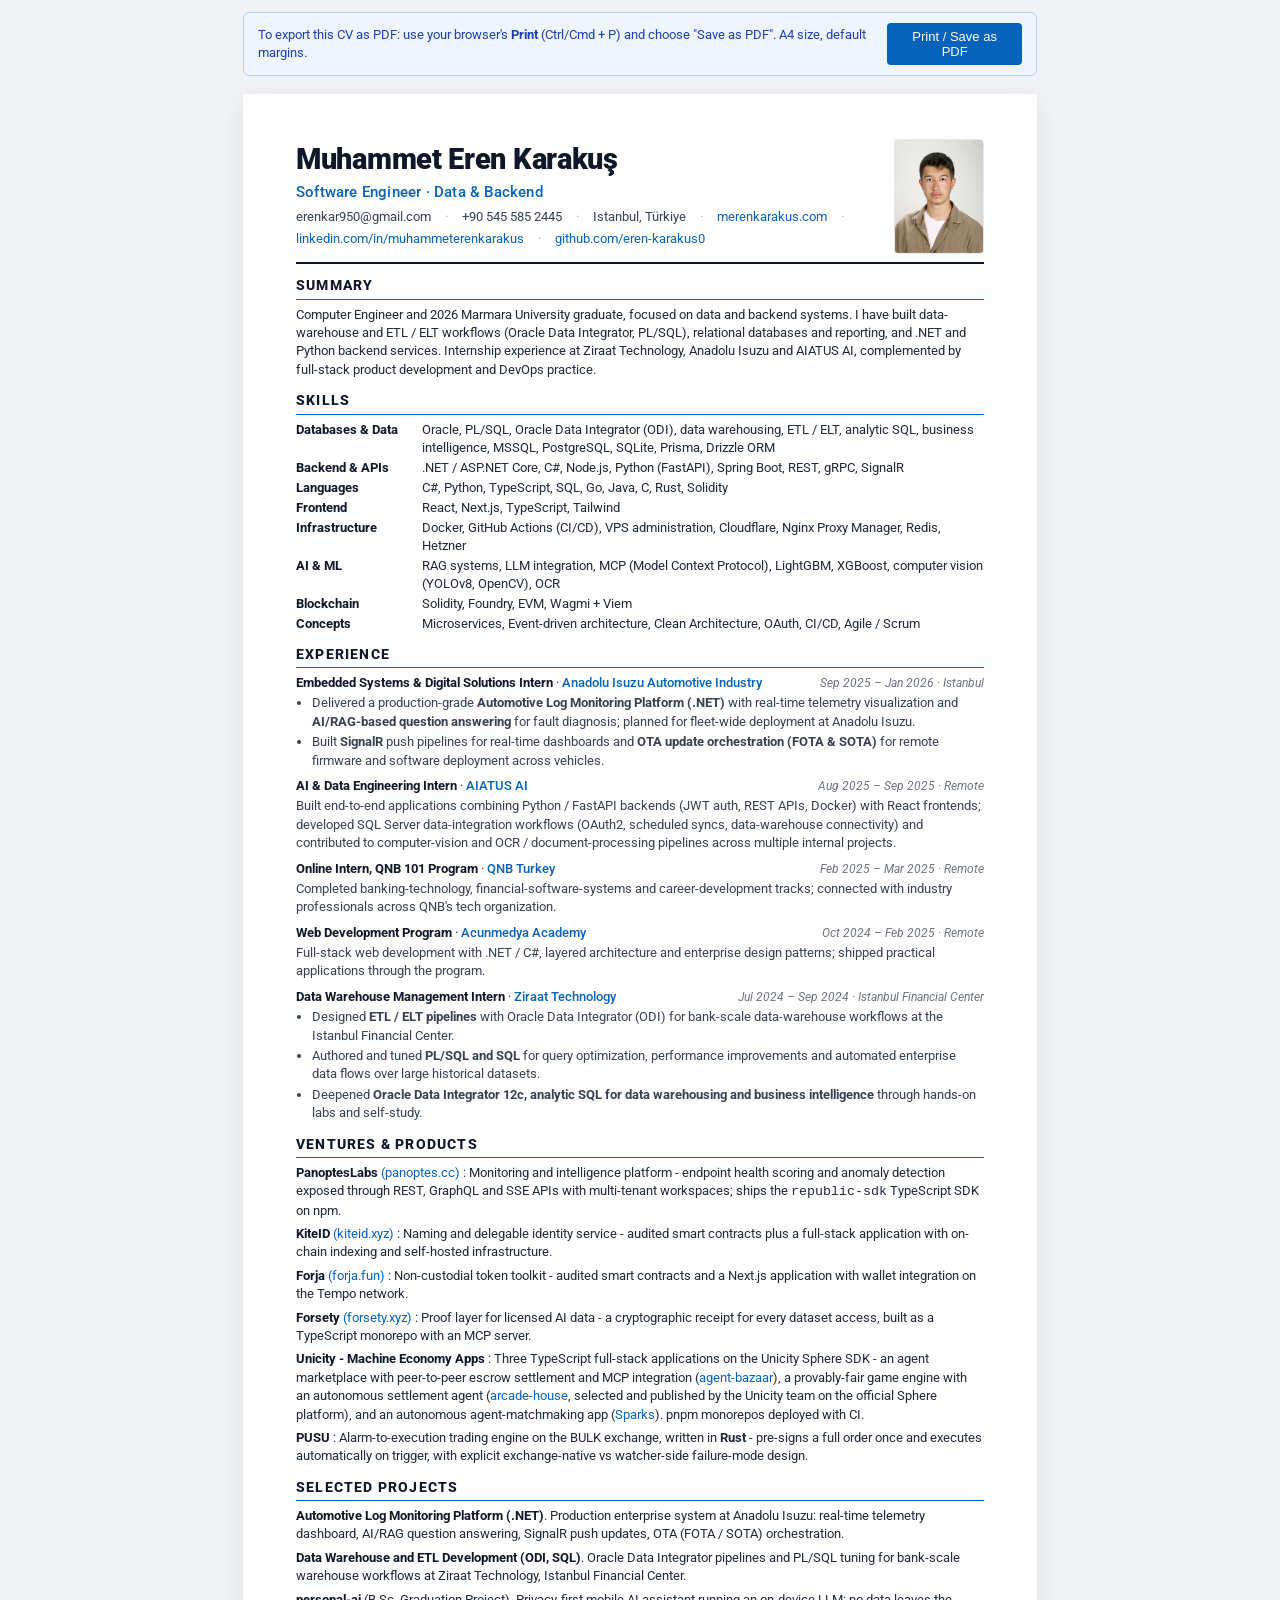
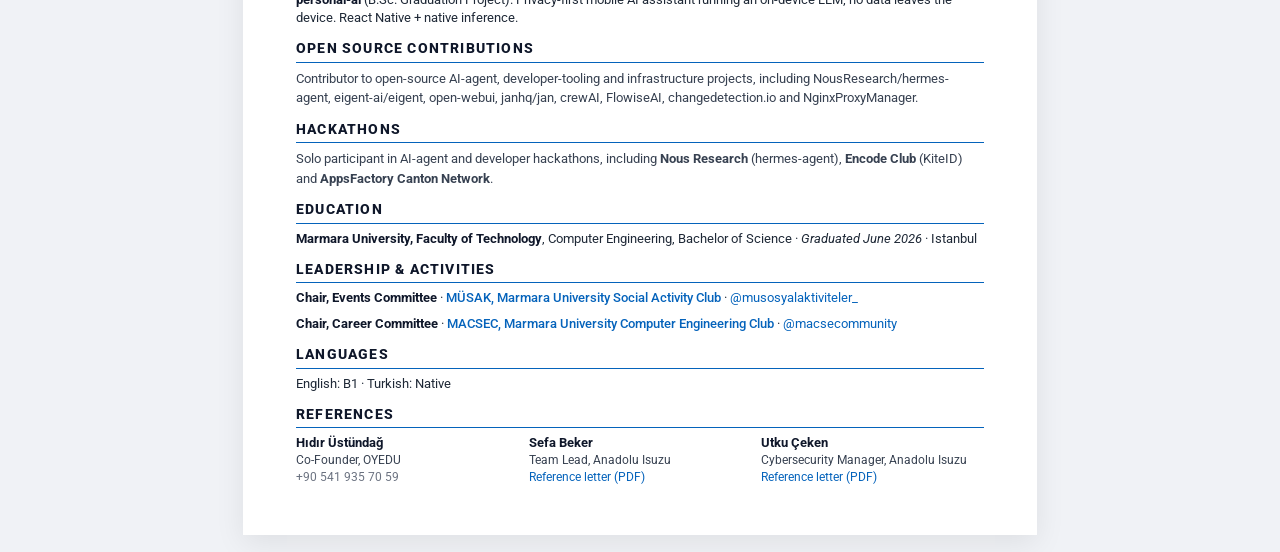
<file: cv/index.html>
<!DOCTYPE html>
<html lang="en">

<head>
    <meta charset="UTF-8">
    <meta content="width=device-width, initial-scale=1.0" name="viewport">
    <title>Muhammet Eren Karakuş · Software Engineer · CV</title>
    <meta name="description"
        content="CV of Muhammet Eren Karakuş. Software Engineer focused on data and backend systems: data warehousing, ETL, databases and .NET / Python services. 2026 Marmara University graduate.">
    <meta name="robots" content="noindex">

    <link href="../MyResume-1.0.0/assets/img/logoFoto.png" rel="icon">

    <link href="https://fonts.googleapis.com" rel="preconnect">
    <link href="https://fonts.gstatic.com" rel="preconnect" crossorigin>
    <link
        href="https://fonts.googleapis.com/css2?family=Roboto:wght@300;400;500;700;900&display=swap"
        rel="stylesheet">

    <style>
        /* ===== Print & page setup ===== */
        @page {
            size: A4;
            margin: 12mm 14mm;
        }

        * {
            box-sizing: border-box;
        }

        html,
        body {
            margin: 0;
            padding: 0;
        }

        body {
            font-family: 'Roboto', 'Helvetica Neue', Arial, sans-serif;
            font-size: 10pt;
            line-height: 1.38;
            color: #1f2937;
            background: #f0f2f6;
        }

        a {
            color: #0563bb;
            text-decoration: none;
        }

        a:hover {
            text-decoration: underline;
        }

        /* ===== Screen container ===== */
        .cv-sheet {
            max-width: 210mm;
            min-height: 297mm;
            margin: 18px auto;
            padding: 12mm 14mm;
            background: #fff;
            box-shadow: 0 8px 28px rgba(0, 0, 0, 0.08);
        }

        /* ===== Print-only adjustments ===== */
        @media print {
            body {
                background: #fff;
            }

            .cv-sheet {
                box-shadow: none;
                margin: 0;
                padding: 0;
                min-height: auto;
                max-width: none;
            }

            .no-print {
                display: none !important;
            }

            a {
                color: #0563bb;
            }

            section {
                page-break-inside: avoid;
            }

            h2 {
                page-break-after: avoid;
            }

            .exp-item,
            .venture-item,
            .project-item {
                page-break-inside: avoid;
            }
        }

        /* ===== Typography ===== */
        h1 {
            font-size: 22pt;
            font-weight: 900;
            letter-spacing: -0.3px;
            margin: 0 0 2px;
            color: #0f172a;
        }

        .title-line {
            font-size: 11pt;
            font-weight: 500;
            color: #0563bb;
            margin-bottom: 6px;
            letter-spacing: 0.2px;
        }

        h2 {
            font-size: 10.5pt;
            font-weight: 800;
            text-transform: uppercase;
            letter-spacing: 1.2px;
            color: #0f172a;
            margin: 12px 0 6px;
            padding-bottom: 3px;
            border-bottom: 1.5px solid #0563bb;
        }

        h3 {
            font-size: 10.5pt;
            font-weight: 700;
            margin: 0;
            color: #1f2937;
        }

        p {
            margin: 0 0 6px;
        }

        ul {
            margin: 2px 0 4px 0;
            padding-left: 16px;
        }

        ul li {
            margin-bottom: 2px;
        }

        section {
            margin-bottom: 4px;
        }

        /* ===== Header / contact row ===== */
        .cv-header {
            display: flex;
            align-items: flex-start;
            justify-content: space-between;
            gap: 18px;
            border-bottom: 2px solid #0f172a;
            padding-bottom: 8px;
            margin-bottom: 4px;
        }

        .cv-header-left {
            flex: 1;
            min-width: 0;
        }

        .cv-photo {
            width: 90px;
            height: 115px;
            object-fit: cover;
            border-radius: 4px;
            flex-shrink: 0;
            border: 1px solid #e5e7eb;
        }

        .contact-row {
            display: flex;
            flex-wrap: wrap;
            gap: 4px 14px;
            font-size: 9.5pt;
            color: #374151;
        }

        .contact-row .sep {
            color: #9ca3af;
        }

        .contact-row a {
            color: #0563bb;
        }

        /* ===== Skills block ===== */
        .skills-grid {
            display: block;
        }

        .skills-grid .skill-row {
            display: flex;
            align-items: baseline;
            gap: 8px;
            margin-bottom: 2px;
            font-size: 9.8pt;
        }

        .skills-grid .skill-label {
            min-width: 118px;
            font-weight: 700;
            color: #0f172a;
        }

        /* ===== Experience block ===== */
        .exp-item {
            margin-bottom: 7px;
        }

        .exp-head {
            display: flex;
            flex-wrap: wrap;
            justify-content: space-between;
            align-items: baseline;
            gap: 4px;
        }

        .exp-role {
            font-weight: 700;
            color: #0f172a;
        }

        .exp-company {
            font-weight: 500;
            color: #0563bb;
        }

        .exp-period {
            font-size: 9.2pt;
            color: #6b7280;
            font-style: italic;
        }

        .exp-link {
            font-size: 9.4pt;
            color: #0563bb;
        }

        .exp-desc {
            margin: 2px 0 0;
            color: #374151;
        }

        /* ===== Venture / Project item ===== */
        .venture-item,
        .project-item {
            margin-bottom: 5px;
            display: block;
        }

        .venture-item .v-name,
        .project-item .p-name {
            font-weight: 700;
            color: #0f172a;
        }

        .venture-item .v-url,
        .project-item .p-url {
            color: #0563bb;
            font-size: 9.4pt;
        }

        .venture-item .v-desc,
        .project-item .p-desc {
            color: #374151;
            margin-top: 1px;
        }

        .tech-tag {
            font-size: 9pt;
            color: #6b7280;
        }

        /* ===== OSS + Hackathons compact ===== */
        .compact-text {
            font-size: 9.8pt;
            color: #374151;
            line-height: 1.5;
        }

        /* ===== Education + Languages ===== */
        .edu-row,
        .lang-row {
            font-size: 10pt;
        }

        .edu-row strong {
            color: #0f172a;
        }

        /* ===== References grid ===== */
        .refs-grid {
            display: grid;
            grid-template-columns: 1fr 1fr 1fr;
            gap: 10px;
            font-size: 9.5pt;
        }

        .ref-item .ref-name {
            font-weight: 700;
            color: #0f172a;
        }

        .ref-item .ref-role {
            color: #374151;
            font-size: 9.2pt;
        }

        .ref-item .ref-contact {
            color: #6b7280;
            font-size: 9pt;
        }

        /* ===== Print banner (browser only) ===== */
        .print-banner {
            max-width: 210mm;
            margin: 12px auto 0;
            padding: 10px 14px;
            background: #eef5ff;
            border: 1px solid #b8d4f5;
            border-radius: 6px;
            font-size: 13px;
            color: #1e40af;
            display: flex;
            justify-content: space-between;
            align-items: center;
            gap: 14px;
        }

        .print-banner button {
            background: #0563bb;
            color: #fff;
            border: 0;
            padding: 6px 14px;
            border-radius: 4px;
            font-weight: 500;
            cursor: pointer;
            font-size: 13px;
        }

        .print-banner button:hover {
            background: #044a8f;
        }

        .print-banner a {
            color: #1e40af;
            text-decoration: underline;
        }

        @media (max-width: 680px) {
            .refs-grid {
                grid-template-columns: 1fr;
            }
        }
    </style>
</head>

<body>

    <!-- Browser-only instruction banner -->
    <div class="print-banner no-print">
        <span>To export this CV as PDF: use your browser's <strong>Print</strong> (Ctrl/Cmd + P) and choose
            "Save as PDF". A4 size, default margins.</span>
        <button onclick="window.print()">Print / Save as PDF</button>
    </div>

    <main class="cv-sheet">

        <!-- ========== Header ========== -->
        <header class="cv-header">
            <div class="cv-header-left">
                <h1>Muhammet Eren Karakuş</h1>
                <div class="title-line">Software Engineer · Data &amp; Backend</div>
                <div class="contact-row">
                    <span>erenkar950@gmail.com</span>
                    <span class="sep">·</span>
                    <span>+90 545 585 2445</span>
                    <span class="sep">·</span>
                    <span>Istanbul, Türkiye</span>
                    <span class="sep">·</span>
                    <a href="https://merenkarakus.com">merenkarakus.com</a>
                    <span class="sep">·</span>
                    <a href="https://linkedin.com/in/muhammeterenkarakus">linkedin.com/in/muhammeterenkarakus</a>
                    <span class="sep">·</span>
                    <a href="https://github.com/eren-karakus0">github.com/eren-karakus0</a>
                </div>
            </div>
            <img class="cv-photo" src="../MyResume-1.0.0/assets/img/vesikalik.jpg"
                alt="Muhammet Eren Karakuş">
        </header>

        <!-- ========== Summary ========== -->
        <section>
            <h2>Summary</h2>
            <p>
                Computer Engineer and 2026 Marmara University graduate, focused on data and backend
                systems. I have built data-warehouse and ETL / ELT workflows (Oracle Data Integrator,
                PL/SQL), relational databases and reporting, and .NET and Python backend services.
                Internship experience at Ziraat Technology, Anadolu Isuzu and AIATUS AI, complemented by
                full-stack product development and DevOps practice.
            </p>
        </section>

        <!-- ========== Skills ========== -->
        <section>
            <h2>Skills</h2>
            <div class="skills-grid">
                <div class="skill-row">
                    <span class="skill-label">Databases &amp; Data</span>
                    <span>Oracle, PL/SQL, Oracle Data Integrator (ODI), data warehousing, ETL / ELT,
                        analytic SQL, business intelligence, MSSQL, PostgreSQL, SQLite, Prisma,
                        Drizzle ORM</span>
                </div>
                <div class="skill-row">
                    <span class="skill-label">Backend &amp; APIs</span>
                    <span>.NET / ASP.NET Core, C#, Node.js, Python (FastAPI), Spring Boot, REST, gRPC,
                        SignalR</span>
                </div>
                <div class="skill-row">
                    <span class="skill-label">Languages</span>
                    <span>C#, Python, TypeScript, SQL, Go, Java, C, Rust, Solidity</span>
                </div>
                <div class="skill-row">
                    <span class="skill-label">Frontend</span>
                    <span>React, Next.js, TypeScript, Tailwind</span>
                </div>
                <div class="skill-row">
                    <span class="skill-label">Infrastructure</span>
                    <span>Docker, GitHub Actions (CI/CD), VPS administration, Cloudflare, Nginx Proxy
                        Manager, Redis, Hetzner</span>
                </div>
                <div class="skill-row">
                    <span class="skill-label">AI &amp; ML</span>
                    <span>RAG systems, LLM integration, MCP (Model Context Protocol), LightGBM, XGBoost,
                        computer vision (YOLOv8, OpenCV), OCR</span>
                </div>
                <div class="skill-row">
                    <span class="skill-label">Blockchain</span>
                    <span>Solidity, Foundry, EVM, Wagmi + Viem</span>
                </div>
                <div class="skill-row">
                    <span class="skill-label">Concepts</span>
                    <span>Microservices, Event-driven architecture, Clean Architecture, OAuth, CI/CD,
                        Agile / Scrum</span>
                </div>
            </div>
        </section>

        <!-- ========== Experience ========== -->
        <section>
            <h2>Experience</h2>

            <article class="exp-item">
                <div class="exp-head">
                    <div>
                        <span class="exp-role">Embedded Systems &amp; Digital Solutions Intern</span> ·
                        <span class="exp-company">Anadolu Isuzu Automotive Industry</span>
                    </div>
                    <span class="exp-period">Sep 2025 – Jan 2026 · Istanbul</span>
                </div>
                <ul class="exp-desc">
                    <li>Delivered a production-grade <strong>Automotive Log Monitoring Platform
                            (.NET)</strong> with real-time telemetry visualization and
                        <strong>AI/RAG-based question answering</strong> for fault diagnosis; planned
                        for fleet-wide deployment at Anadolu Isuzu.</li>
                    <li>Built <strong>SignalR</strong> push pipelines for real-time dashboards and
                        <strong>OTA update orchestration (FOTA &amp; SOTA)</strong> for remote firmware
                        and software deployment across vehicles.</li>
                </ul>
            </article>

            <article class="exp-item">
                <div class="exp-head">
                    <div>
                        <span class="exp-role">AI &amp; Data Engineering Intern</span> ·
                        <span class="exp-company">AIATUS AI</span>
                    </div>
                    <span class="exp-period">Aug 2025 – Sep 2025 · Remote</span>
                </div>
                <p class="exp-desc">
                    Built end-to-end applications combining Python / FastAPI backends (JWT auth, REST
                    APIs, Docker) with React frontends; developed SQL Server data-integration workflows
                    (OAuth2, scheduled syncs, data-warehouse connectivity) and contributed to
                    computer-vision and OCR / document-processing pipelines across multiple internal
                    projects.
                </p>
            </article>

            <article class="exp-item">
                <div class="exp-head">
                    <div>
                        <span class="exp-role">Online Intern, QNB 101 Program</span> ·
                        <span class="exp-company">QNB Turkey</span>
                    </div>
                    <span class="exp-period">Feb 2025 – Mar 2025 · Remote</span>
                </div>
                <p class="exp-desc">
                    Completed banking-technology, financial-software-systems and career-development
                    tracks; connected with industry professionals across QNB's tech organization.
                </p>
            </article>

            <article class="exp-item">
                <div class="exp-head">
                    <div>
                        <span class="exp-role">Web Development Program</span> ·
                        <span class="exp-company">Acunmedya Academy</span>
                    </div>
                    <span class="exp-period">Oct 2024 – Feb 2025 · Remote</span>
                </div>
                <p class="exp-desc">
                    Full-stack web development with .NET / C#, layered architecture and enterprise design
                    patterns; shipped practical applications through the program.
                </p>
            </article>

            <article class="exp-item">
                <div class="exp-head">
                    <div>
                        <span class="exp-role">Data Warehouse Management Intern</span> ·
                        <span class="exp-company">Ziraat Technology</span>
                    </div>
                    <span class="exp-period">Jul 2024 – Sep 2024 · Istanbul Financial Center</span>
                </div>
                <ul class="exp-desc">
                    <li>Designed <strong>ETL / ELT pipelines</strong> with Oracle Data Integrator
                        (ODI) for bank-scale data-warehouse workflows at the Istanbul Financial
                        Center.</li>
                    <li>Authored and tuned <strong>PL/SQL and SQL</strong> for query optimization,
                        performance improvements and automated enterprise data flows over large
                        historical datasets.</li>
                    <li>Deepened <strong>Oracle Data Integrator 12c, analytic SQL for data warehousing
                            and business intelligence</strong> through hands-on labs and self-study.</li>
                </ul>
            </article>
        </section>

        <!-- ========== Ventures & Products ========== -->
        <section>
            <h2>Ventures &amp; Products</h2>

            <div class="venture-item">
                <a class="v-name" href="https://panoptes.cc/" target="_blank">PanoptesLabs</a>
                <a class="v-url" href="https://panoptes.cc/" target="_blank">(panoptes.cc)</a>
                <span>: Monitoring and intelligence platform - endpoint health scoring and anomaly
                    detection exposed through REST, GraphQL and SSE APIs with multi-tenant workspaces;
                    ships the <code>republic-sdk</code> TypeScript SDK on npm.</span>
            </div>

            <div class="venture-item">
                <a class="v-name" href="https://kiteid.xyz" target="_blank">KiteID</a>
                <a class="v-url" href="https://kiteid.xyz" target="_blank">(kiteid.xyz)</a>
                <span>: Naming and delegable identity service - audited smart contracts plus a full-stack
                    application with on-chain indexing and self-hosted infrastructure.</span>
            </div>

            <div class="venture-item">
                <a class="v-name" href="https://forja.fun/" target="_blank">Forja</a>
                <a class="v-url" href="https://forja.fun/" target="_blank">(forja.fun)</a>
                <span>: Non-custodial token toolkit - audited smart contracts and a Next.js application
                    with wallet integration on the Tempo network.</span>
            </div>

            <div class="venture-item">
                <a class="v-name" href="https://forsety.xyz/" target="_blank">Forsety</a>
                <a class="v-url" href="https://forsety.xyz/" target="_blank">(forsety.xyz)</a>
                <span>: Proof layer for licensed AI data - a cryptographic receipt for every dataset
                    access, built as a TypeScript monorepo with an MCP server.</span>
            </div>

            <div class="venture-item">
                <span class="v-name">Unicity - Machine Economy Apps</span>
                <span>: Three TypeScript full-stack applications on the Unicity Sphere SDK - an agent
                    marketplace with peer-to-peer escrow settlement and MCP integration
                    (<a class="v-url" href="https://github.com/eren-karakus0/unicity-agent-bazaar" target="_blank">agent-bazaar</a>),
                    a provably-fair game engine with an autonomous settlement agent
                    (<a class="v-url" href="https://sphere.unicity.network/apps/unicity-arcade-house" target="_blank">arcade-house</a>,
                    selected and published by the Unicity team on the official Sphere platform), and an
                    autonomous agent-matchmaking app
                    (<a class="v-url" href="https://github.com/eren-karakus0/unicity-agent-tinder" target="_blank">Sparks</a>).
                    pnpm monorepos deployed with CI.</span>
            </div>

            <div class="venture-item">
                <a class="v-name" href="https://github.com/eren-karakus0/pusu" target="_blank">PUSU</a>
                <span>: Alarm-to-execution trading engine on the BULK exchange, written in
                    <strong>Rust</strong> - pre-signs a full order once and executes automatically on
                    trigger, with explicit exchange-native vs watcher-side failure-mode design.</span>
            </div>
        </section>

        <!-- ========== Selected Projects ========== -->
        <section>
            <h2>Selected Projects</h2>

            <div class="project-item">
                <span class="p-name">Automotive Log Monitoring Platform (.NET)</span>.
                Production enterprise system at Anadolu Isuzu: real-time telemetry dashboard, AI/RAG
                question answering, SignalR push updates, OTA (FOTA / SOTA) orchestration.
            </div>

            <div class="project-item">
                <span class="p-name">Data Warehouse and ETL Development (ODI, SQL)</span>.
                Oracle Data Integrator pipelines and PL/SQL tuning for bank-scale warehouse workflows at
                Ziraat Technology, Istanbul Financial Center.
            </div>

            <div class="project-item">
                <span class="p-name">personal-ai</span>
                <span class="v-url">(B.Sc. Graduation Project)</span>.
                Privacy-first mobile AI assistant running an on-device LLM; no data leaves the device.
                React Native + native inference.
            </div>
        </section>

        <!-- ========== Open Source Contributions ========== -->
        <section>
            <h2>Open Source Contributions</h2>
            <p class="compact-text">
                Contributor to open-source AI-agent, developer-tooling and infrastructure projects,
                including NousResearch/hermes-agent, eigent-ai/eigent, open-webui, janhq/jan, crewAI,
                FlowiseAI, changedetection.io and NginxProxyManager.
            </p>
        </section>

        <!-- ========== Hackathons ========== -->
        <section>
            <h2>Hackathons</h2>
            <p class="compact-text">
                Solo participant in AI-agent and developer hackathons, including <strong>Nous Research</strong>
                (hermes-agent), <strong>Encode Club</strong> (KiteID) and <strong>AppsFactory Canton
                    Network</strong>.
            </p>
        </section>

        <!-- ========== Education ========== -->
        <section>
            <h2>Education</h2>
            <div class="edu-row">
                <strong>Marmara University, Faculty of Technology</strong>, Computer Engineering,
                Bachelor of Science · <em>Graduated June 2026</em> · Istanbul
            </div>
        </section>

        <!-- ========== Leadership & Activities ========== -->
        <section>
            <h2>Leadership &amp; Activities</h2>

            <article class="exp-item">
                <div class="exp-head">
                    <div>
                        <span class="exp-role">Chair, Events Committee</span> ·
                        <span class="exp-company">MÜSAK, Marmara University Social Activity Club</span> ·
                        <a href="https://www.instagram.com/musosyalaktiviteler_/" target="_blank"
                            class="exp-link">@musosyalaktiviteler_</a>
                    </div>
                </div>
            </article>

            <article class="exp-item">
                <div class="exp-head">
                    <div>
                        <span class="exp-role">Chair, Career Committee</span> ·
                        <span class="exp-company">MACSEC, Marmara University Computer Engineering Club</span> ·
                        <a href="https://www.instagram.com/macsecommunity/" target="_blank"
                            class="exp-link">@macsecommunity</a>
                    </div>
                </div>
            </article>
        </section>

        <!-- ========== Languages ========== -->
        <section>
            <h2>Languages</h2>
            <div class="lang-row">English: B1 · Turkish: Native</div>
        </section>

        <!-- ========== References ========== -->
        <section>
            <h2>References</h2>
            <div class="refs-grid">
                <div class="ref-item">
                    <div class="ref-name">Hıdır Üstündağ</div>
                    <div class="ref-role">Co-Founder, OYEDU</div>
                    <div class="ref-contact">+90 541 935 70 59</div>
                </div>
                <div class="ref-item">
                    <div class="ref-name">Sefa Beker</div>
                    <div class="ref-role">Team Lead, Anadolu Isuzu</div>
                    <div class="ref-contact">
                        <a href="https://drive.google.com/file/d/1MiRcXuKLDj7CJAPx9u2NGUhAn_04_mfo/view"
                            target="_blank">Reference letter (PDF)</a>
                    </div>
                </div>
                <div class="ref-item">
                    <div class="ref-name">Utku Çeken</div>
                    <div class="ref-role">Cybersecurity Manager, Anadolu Isuzu</div>
                    <div class="ref-contact">
                        <a href="https://drive.google.com/file/d/1prY_uJMncYrW6m9xu-ooM4ykv9ISIqLi/view"
                            target="_blank">Reference letter (PDF)</a>
                    </div>
                </div>
            </div>
        </section>

    </main>

</body>

</html>
</file>
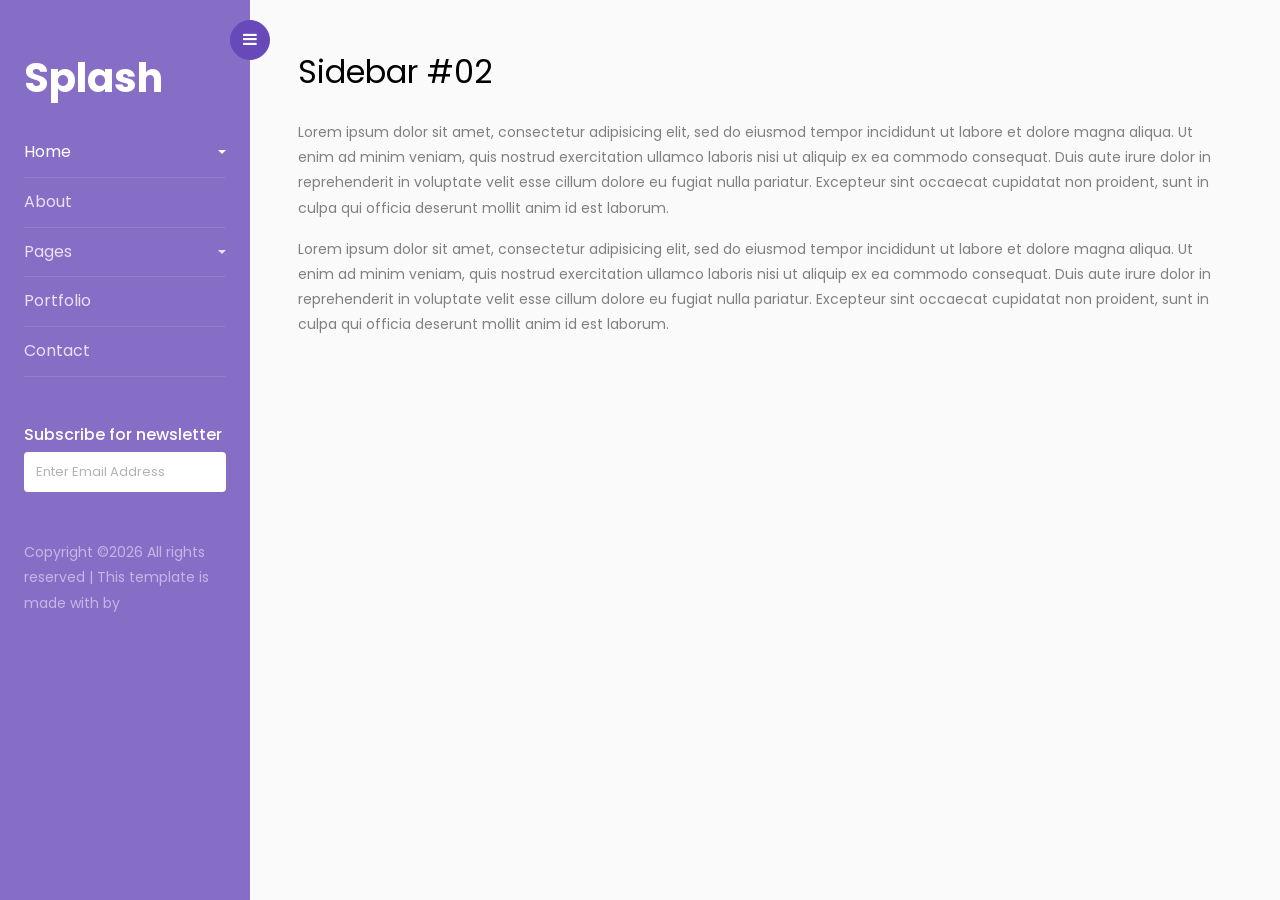
<file: sidebar-02/index.html>
<!doctype html>
<html lang="en">
  <head>
  	<title>Sidebar 02</title>
    <meta charset="utf-8">
    <meta name="viewport" content="width=device-width, initial-scale=1, shrink-to-fit=no">

    <link href="https://fonts.googleapis.com/css?family=Poppins:300,400,500,600,700,800,900" rel="stylesheet">
		
		<link rel="stylesheet" href="https://stackpath.bootstrapcdn.com/font-awesome/4.7.0/css/font-awesome.min.css">
		<link rel="stylesheet" href="css/style.css">
  </head>
  <body>
		
		<div class="wrapper d-flex align-items-stretch">
			<nav id="sidebar">
				<div class="custom-menu">
					<button type="button" id="sidebarCollapse" class="btn btn-primary">
	          <i class="fa fa-bars"></i>
	          <span class="sr-only">Toggle Menu</span>
	        </button>
        </div>
				<div class="p-4 pt-5">
		  		<h1><a href="index.html" class="logo">Splash</a></h1>
	        <ul class="list-unstyled components mb-5">
	          <li class="active">
	            <a href="#homeSubmenu" data-toggle="collapse" aria-expanded="false" class="dropdown-toggle">Home</a>
	            <ul class="collapse list-unstyled" id="homeSubmenu">
                <li>
                    <a href="#">Home 1</a>
                </li>
                <li>
                    <a href="#">Home 2</a>
                </li>
                <li>
                    <a href="#">Home 3</a>
                </li>
	            </ul>
	          </li>
	          <li>
	              <a href="#">About</a>
	          </li>
	          <li>
              <a href="#pageSubmenu" data-toggle="collapse" aria-expanded="false" class="dropdown-toggle">Pages</a>
              <ul class="collapse list-unstyled" id="pageSubmenu">
                <li>
                    <a href="#">Page 1</a>
                </li>
                <li>
                    <a href="#">Page 2</a>
                </li>
                <li>
                    <a href="#">Page 3</a>
                </li>
              </ul>
	          </li>
	          <li>
              <a href="#">Portfolio</a>
	          </li>
	          <li>
              <a href="#">Contact</a>
	          </li>
	        </ul>

	        <div class="mb-5">
						<h3 class="h6">Subscribe for newsletter</h3>
						<form action="#" class="colorlib-subscribe-form">
	            <div class="form-group d-flex">
	            	<div class="icon"><span class="icon-paper-plane"></span></div>
	              <input type="text" class="form-control" placeholder="Enter Email Address">
	            </div>
	          </form>
					</div>

	        <div class="footer">
	        	<p><!-- Link back to Colorlib can't be removed. Template is licensed under CC BY 3.0. -->
						  Copyright &copy;<script>document.write(new Date().getFullYear());</script> All rights reserved | This template is made with <i class="icon-heart" aria-hidden="true"></i> by <a href="https://colorlib.com" target="_blank">Colorlib.com</a>
						  <!-- Link back to Colorlib can't be removed. Template is licensed under CC BY 3.0. --></p>
	        </div>

	      </div>
    	</nav>

        <!-- Page Content  -->
      <div id="content" class="p-4 p-md-5 pt-5">

        <h2 class="mb-4">Sidebar #02</h2>
        <p>Lorem ipsum dolor sit amet, consectetur adipisicing elit, sed do eiusmod tempor incididunt ut labore et dolore magna aliqua. Ut enim ad minim veniam, quis nostrud exercitation ullamco laboris nisi ut aliquip ex ea commodo consequat. Duis aute irure dolor in reprehenderit in voluptate velit esse cillum dolore eu fugiat nulla pariatur. Excepteur sint occaecat cupidatat non proident, sunt in culpa qui officia deserunt mollit anim id est laborum.</p>
        <p>Lorem ipsum dolor sit amet, consectetur adipisicing elit, sed do eiusmod tempor incididunt ut labore et dolore magna aliqua. Ut enim ad minim veniam, quis nostrud exercitation ullamco laboris nisi ut aliquip ex ea commodo consequat. Duis aute irure dolor in reprehenderit in voluptate velit esse cillum dolore eu fugiat nulla pariatur. Excepteur sint occaecat cupidatat non proident, sunt in culpa qui officia deserunt mollit anim id est laborum.</p>
      </div>
		</div>

    <script src="js/jquery.min.js"></script>
    <script src="js/popper.js"></script>
    <script src="js/bootstrap.min.js"></script>
    <script src="js/main.js"></script>
  </body>
</html>
</file>
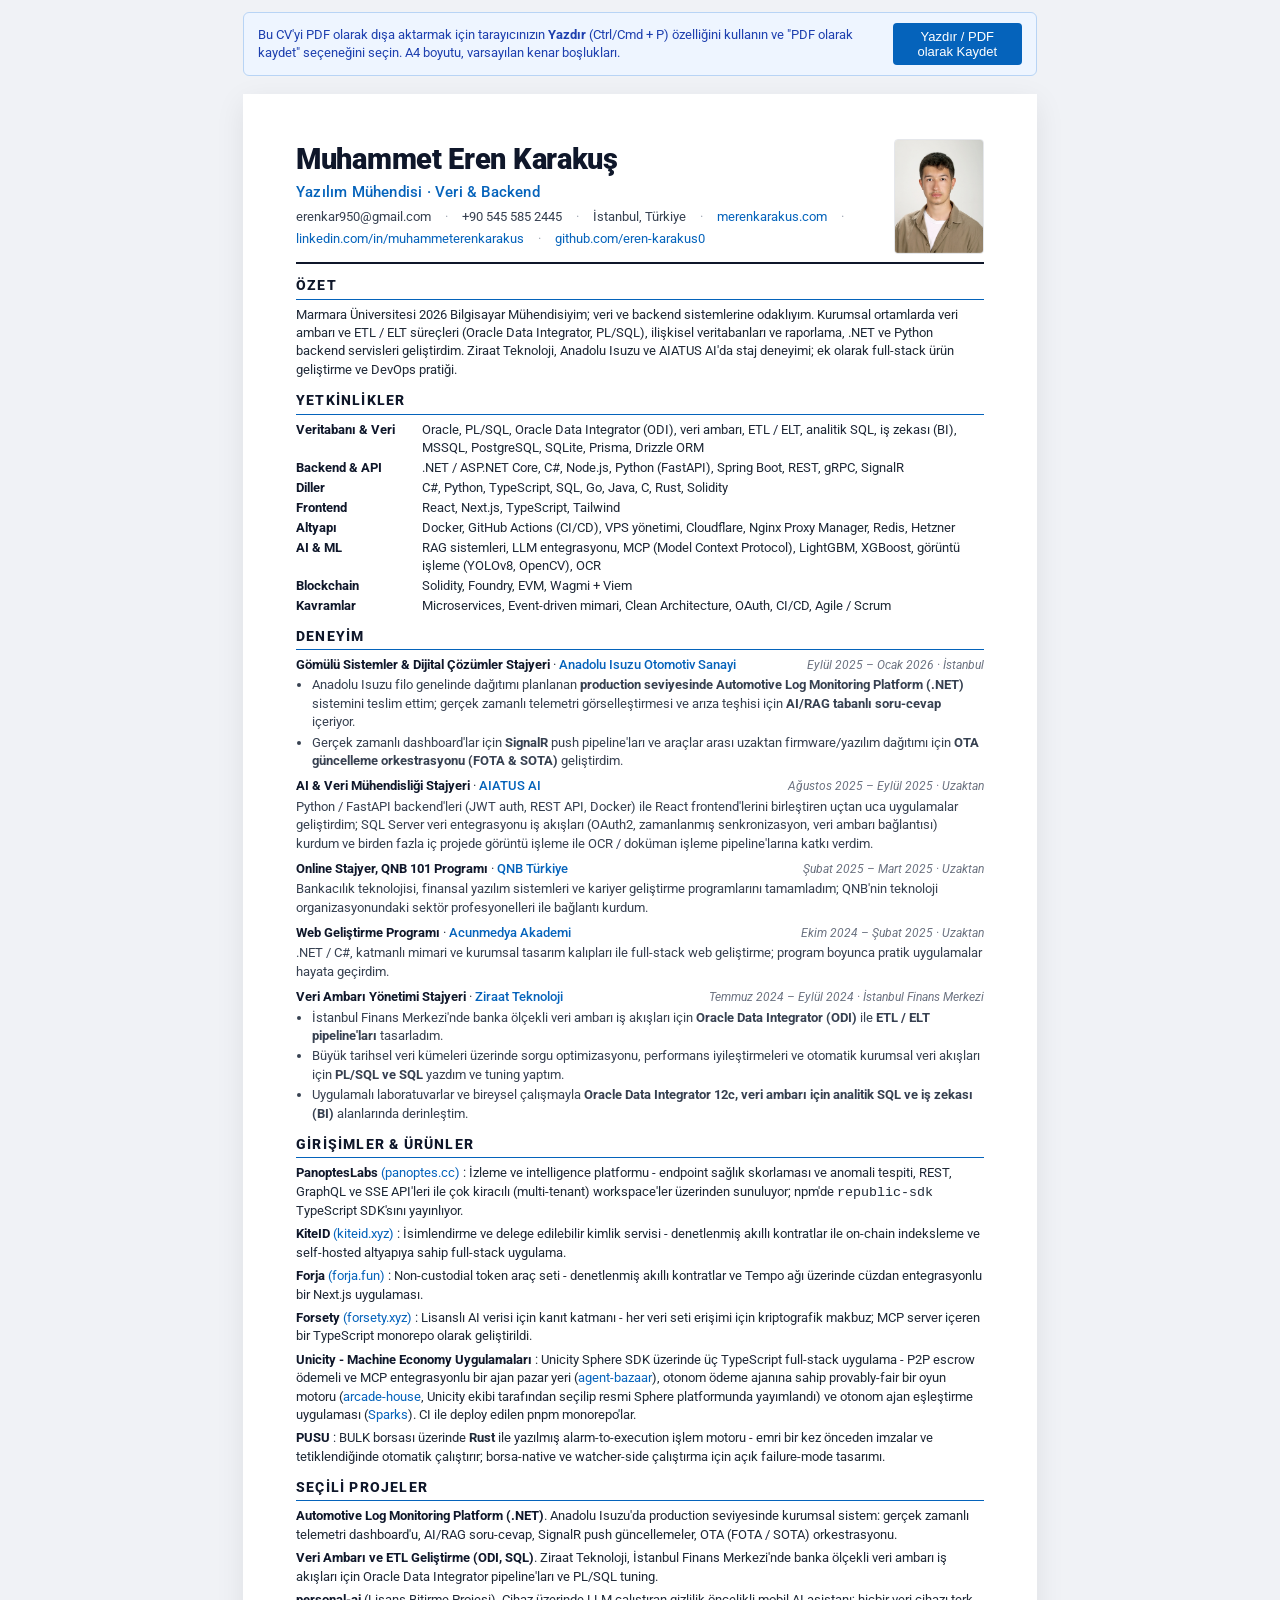
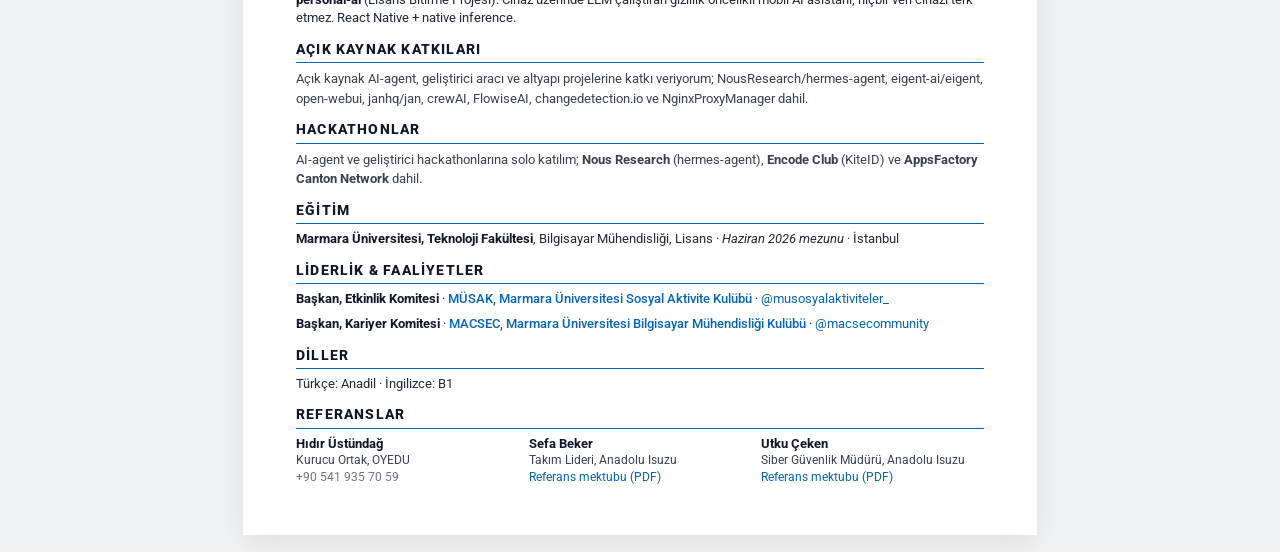
<file: cv/tr/index.html>
<!DOCTYPE html>
<html lang="tr">

<head>
    <meta charset="UTF-8">
    <meta content="width=device-width, initial-scale=1.0" name="viewport">
    <title>Muhammet Eren Karakuş · Yazılım Mühendisi · CV</title>
    <meta name="description"
        content="Muhammet Eren Karakuş'un özgeçmişi. Veri ve backend sistemlerine odaklı Yazılım Mühendisi: veri ambarı, ETL, veritabanları ve .NET / Python servisleri. 2026 Marmara Üniversitesi mezunu.">
    <meta name="robots" content="noindex">

    <link href="../../MyResume-1.0.0/assets/img/logoFoto.png" rel="icon">

    <link href="https://fonts.googleapis.com" rel="preconnect">
    <link href="https://fonts.gstatic.com" rel="preconnect" crossorigin>
    <link
        href="https://fonts.googleapis.com/css2?family=Roboto:wght@300;400;500;700;900&display=swap"
        rel="stylesheet">

    <style>
        /* ===== Print & page setup ===== */
        @page {
            size: A4;
            margin: 12mm 14mm;
        }

        * {
            box-sizing: border-box;
        }

        html,
        body {
            margin: 0;
            padding: 0;
        }

        body {
            font-family: 'Roboto', 'Helvetica Neue', Arial, sans-serif;
            font-size: 10pt;
            line-height: 1.38;
            color: #1f2937;
            background: #f0f2f6;
        }

        a {
            color: #0563bb;
            text-decoration: none;
        }

        a:hover {
            text-decoration: underline;
        }

        /* ===== Screen container ===== */
        .cv-sheet {
            max-width: 210mm;
            min-height: 297mm;
            margin: 18px auto;
            padding: 12mm 14mm;
            background: #fff;
            box-shadow: 0 8px 28px rgba(0, 0, 0, 0.08);
        }

        /* ===== Print-only adjustments ===== */
        @media print {
            body {
                background: #fff;
            }

            .cv-sheet {
                box-shadow: none;
                margin: 0;
                padding: 0;
                min-height: auto;
                max-width: none;
            }

            .no-print {
                display: none !important;
            }

            a {
                color: #0563bb;
            }

            section {
                page-break-inside: avoid;
            }

            h2 {
                page-break-after: avoid;
            }

            .exp-item,
            .venture-item,
            .project-item {
                page-break-inside: avoid;
            }
        }

        /* ===== Typography ===== */
        h1 {
            font-size: 22pt;
            font-weight: 900;
            letter-spacing: -0.3px;
            margin: 0 0 2px;
            color: #0f172a;
        }

        .title-line {
            font-size: 11pt;
            font-weight: 500;
            color: #0563bb;
            margin-bottom: 6px;
            letter-spacing: 0.2px;
        }

        h2 {
            font-size: 10.5pt;
            font-weight: 800;
            text-transform: uppercase;
            letter-spacing: 1.2px;
            color: #0f172a;
            margin: 12px 0 6px;
            padding-bottom: 3px;
            border-bottom: 1.5px solid #0563bb;
        }

        h3 {
            font-size: 10.5pt;
            font-weight: 700;
            margin: 0;
            color: #1f2937;
        }

        p {
            margin: 0 0 6px;
        }

        ul {
            margin: 2px 0 4px 0;
            padding-left: 16px;
        }

        ul li {
            margin-bottom: 2px;
        }

        section {
            margin-bottom: 4px;
        }

        /* ===== Header / contact row ===== */
        .cv-header {
            display: flex;
            align-items: flex-start;
            justify-content: space-between;
            gap: 18px;
            border-bottom: 2px solid #0f172a;
            padding-bottom: 8px;
            margin-bottom: 4px;
        }

        .cv-header-left {
            flex: 1;
            min-width: 0;
        }

        .cv-photo {
            width: 90px;
            height: 115px;
            object-fit: cover;
            border-radius: 4px;
            flex-shrink: 0;
            border: 1px solid #e5e7eb;
        }

        .contact-row {
            display: flex;
            flex-wrap: wrap;
            gap: 4px 14px;
            font-size: 9.5pt;
            color: #374151;
        }

        .contact-row .sep {
            color: #9ca3af;
        }

        .contact-row a {
            color: #0563bb;
        }

        /* ===== Skills block ===== */
        .skills-grid {
            display: block;
        }

        .skills-grid .skill-row {
            display: flex;
            align-items: baseline;
            gap: 8px;
            margin-bottom: 2px;
            font-size: 9.8pt;
        }

        .skills-grid .skill-label {
            min-width: 118px;
            font-weight: 700;
            color: #0f172a;
        }

        /* ===== Experience block ===== */
        .exp-item {
            margin-bottom: 7px;
        }

        .exp-head {
            display: flex;
            flex-wrap: wrap;
            justify-content: space-between;
            align-items: baseline;
            gap: 4px;
        }

        .exp-role {
            font-weight: 700;
            color: #0f172a;
        }

        .exp-company {
            font-weight: 500;
            color: #0563bb;
        }

        .exp-period {
            font-size: 9.2pt;
            color: #6b7280;
            font-style: italic;
        }

        .exp-link {
            font-size: 9.4pt;
            color: #0563bb;
        }

        .exp-desc {
            margin: 2px 0 0;
            color: #374151;
        }

        /* ===== Venture / Project item ===== */
        .venture-item,
        .project-item {
            margin-bottom: 5px;
            display: block;
        }

        .venture-item .v-name,
        .project-item .p-name {
            font-weight: 700;
            color: #0f172a;
        }

        .venture-item .v-url,
        .project-item .p-url {
            color: #0563bb;
            font-size: 9.4pt;
        }

        .venture-item .v-desc,
        .project-item .p-desc {
            color: #374151;
            margin-top: 1px;
        }

        .tech-tag {
            font-size: 9pt;
            color: #6b7280;
        }

        /* ===== OSS + Hackathons compact ===== */
        .compact-text {
            font-size: 9.8pt;
            color: #374151;
            line-height: 1.5;
        }

        /* ===== Education + Languages ===== */
        .edu-row,
        .lang-row {
            font-size: 10pt;
        }

        .edu-row strong {
            color: #0f172a;
        }

        /* ===== References grid ===== */
        .refs-grid {
            display: grid;
            grid-template-columns: 1fr 1fr 1fr;
            gap: 10px;
            font-size: 9.5pt;
        }

        .ref-item .ref-name {
            font-weight: 700;
            color: #0f172a;
        }

        .ref-item .ref-role {
            color: #374151;
            font-size: 9.2pt;
        }

        .ref-item .ref-contact {
            color: #6b7280;
            font-size: 9pt;
        }

        /* ===== Print banner (browser only) ===== */
        .print-banner {
            max-width: 210mm;
            margin: 12px auto 0;
            padding: 10px 14px;
            background: #eef5ff;
            border: 1px solid #b8d4f5;
            border-radius: 6px;
            font-size: 13px;
            color: #1e40af;
            display: flex;
            justify-content: space-between;
            align-items: center;
            gap: 14px;
        }

        .print-banner button {
            background: #0563bb;
            color: #fff;
            border: 0;
            padding: 6px 14px;
            border-radius: 4px;
            font-weight: 500;
            cursor: pointer;
            font-size: 13px;
        }

        .print-banner button:hover {
            background: #044a8f;
        }

        .print-banner a {
            color: #1e40af;
            text-decoration: underline;
        }

        @media (max-width: 680px) {
            .refs-grid {
                grid-template-columns: 1fr;
            }
        }
    </style>
</head>

<body>

    <!-- Browser-only instruction banner -->
    <div class="print-banner no-print">
        <span>Bu CV'yi PDF olarak dışa aktarmak için tarayıcınızın <strong>Yazdır</strong>
            (Ctrl/Cmd + P) özelliğini kullanın ve "PDF olarak kaydet" seçeneğini seçin. A4 boyutu,
            varsayılan kenar boşlukları.</span>
        <button onclick="window.print()">Yazdır / PDF olarak Kaydet</button>
    </div>

    <main class="cv-sheet">

        <!-- ========== Başlık ========== -->
        <header class="cv-header">
            <div class="cv-header-left">
                <h1>Muhammet Eren Karakuş</h1>
                <div class="title-line">Yazılım Mühendisi · Veri &amp; Backend</div>
                <div class="contact-row">
                    <span>erenkar950@gmail.com</span>
                    <span class="sep">·</span>
                    <span>+90 545 585 2445</span>
                    <span class="sep">·</span>
                    <span>İstanbul, Türkiye</span>
                    <span class="sep">·</span>
                    <a href="https://merenkarakus.com">merenkarakus.com</a>
                    <span class="sep">·</span>
                    <a href="https://linkedin.com/in/muhammeterenkarakus">linkedin.com/in/muhammeterenkarakus</a>
                    <span class="sep">·</span>
                    <a href="https://github.com/eren-karakus0">github.com/eren-karakus0</a>
                </div>
            </div>
            <img class="cv-photo" src="../../MyResume-1.0.0/assets/img/vesikalik.jpg"
                alt="Muhammet Eren Karakuş">
        </header>

        <!-- ========== Özet ========== -->
        <section>
            <h2>Özet</h2>
            <p>
                Marmara Üniversitesi 2026 Bilgisayar Mühendisiyim; veri ve backend sistemlerine
                odaklıyım. Kurumsal ortamlarda veri ambarı ve ETL / ELT süreçleri (Oracle Data
                Integrator, PL/SQL), ilişkisel veritabanları ve raporlama, .NET ve Python backend
                servisleri geliştirdim. Ziraat Teknoloji, Anadolu Isuzu ve AIATUS AI'da staj deneyimi;
                ek olarak full-stack ürün geliştirme ve DevOps pratiği.
            </p>
        </section>

        <!-- ========== Yetkinlikler ========== -->
        <section>
            <h2>Yetkinlikler</h2>
            <div class="skills-grid">
                <div class="skill-row">
                    <span class="skill-label">Veritabanı &amp; Veri</span>
                    <span>Oracle, PL/SQL, Oracle Data Integrator (ODI), veri ambarı, ETL / ELT,
                        analitik SQL, iş zekası (BI), MSSQL, PostgreSQL, SQLite, Prisma, Drizzle ORM</span>
                </div>
                <div class="skill-row">
                    <span class="skill-label">Backend &amp; API</span>
                    <span>.NET / ASP.NET Core, C#, Node.js, Python (FastAPI), Spring Boot, REST, gRPC,
                        SignalR</span>
                </div>
                <div class="skill-row">
                    <span class="skill-label">Diller</span>
                    <span>C#, Python, TypeScript, SQL, Go, Java, C, Rust, Solidity</span>
                </div>
                <div class="skill-row">
                    <span class="skill-label">Frontend</span>
                    <span>React, Next.js, TypeScript, Tailwind</span>
                </div>
                <div class="skill-row">
                    <span class="skill-label">Altyapı</span>
                    <span>Docker, GitHub Actions (CI/CD), VPS yönetimi, Cloudflare, Nginx Proxy Manager,
                        Redis, Hetzner</span>
                </div>
                <div class="skill-row">
                    <span class="skill-label">AI &amp; ML</span>
                    <span>RAG sistemleri, LLM entegrasyonu, MCP (Model Context Protocol), LightGBM,
                        XGBoost, görüntü işleme (YOLOv8, OpenCV), OCR</span>
                </div>
                <div class="skill-row">
                    <span class="skill-label">Blockchain</span>
                    <span>Solidity, Foundry, EVM, Wagmi + Viem</span>
                </div>
                <div class="skill-row">
                    <span class="skill-label">Kavramlar</span>
                    <span>Microservices, Event-driven mimari, Clean Architecture, OAuth, CI/CD,
                        Agile / Scrum</span>
                </div>
            </div>
        </section>

        <!-- ========== Deneyim ========== -->
        <section>
            <h2>Deneyim</h2>

            <article class="exp-item">
                <div class="exp-head">
                    <div>
                        <span class="exp-role">Gömülü Sistemler &amp; Dijital Çözümler Stajyeri</span> ·
                        <span class="exp-company">Anadolu Isuzu Otomotiv Sanayi</span>
                    </div>
                    <span class="exp-period">Eylül 2025 – Ocak 2026 · İstanbul</span>
                </div>
                <ul class="exp-desc">
                    <li>Anadolu Isuzu filo genelinde dağıtımı planlanan <strong>production seviyesinde
                            Automotive Log Monitoring Platform (.NET)</strong> sistemini teslim ettim;
                        gerçek zamanlı telemetri görselleştirmesi ve arıza teşhisi için
                        <strong>AI/RAG tabanlı soru-cevap</strong> içeriyor.</li>
                    <li>Gerçek zamanlı dashboard'lar için <strong>SignalR</strong> push pipeline'ları
                        ve araçlar arası uzaktan firmware/yazılım dağıtımı için <strong>OTA güncelleme
                            orkestrasyonu (FOTA &amp; SOTA)</strong> geliştirdim.</li>
                </ul>
            </article>

            <article class="exp-item">
                <div class="exp-head">
                    <div>
                        <span class="exp-role">AI &amp; Veri Mühendisliği Stajyeri</span> ·
                        <span class="exp-company">AIATUS AI</span>
                    </div>
                    <span class="exp-period">Ağustos 2025 – Eylül 2025 · Uzaktan</span>
                </div>
                <p class="exp-desc">
                    Python / FastAPI backend'leri (JWT auth, REST API, Docker) ile React frontend'lerini
                    birleştiren uçtan uca uygulamalar geliştirdim; SQL Server veri entegrasyonu iş
                    akışları (OAuth2, zamanlanmış senkronizasyon, veri ambarı bağlantısı) kurdum ve birden
                    fazla iç projede görüntü işleme ile OCR / doküman işleme pipeline'larına katkı verdim.
                </p>
            </article>

            <article class="exp-item">
                <div class="exp-head">
                    <div>
                        <span class="exp-role">Online Stajyer, QNB 101 Programı</span> ·
                        <span class="exp-company">QNB Türkiye</span>
                    </div>
                    <span class="exp-period">Şubat 2025 – Mart 2025 · Uzaktan</span>
                </div>
                <p class="exp-desc">
                    Bankacılık teknolojisi, finansal yazılım sistemleri ve kariyer geliştirme
                    programlarını tamamladım; QNB'nin teknoloji organizasyonundaki sektör profesyonelleri
                    ile bağlantı kurdum.
                </p>
            </article>

            <article class="exp-item">
                <div class="exp-head">
                    <div>
                        <span class="exp-role">Web Geliştirme Programı</span> ·
                        <span class="exp-company">Acunmedya Akademi</span>
                    </div>
                    <span class="exp-period">Ekim 2024 – Şubat 2025 · Uzaktan</span>
                </div>
                <p class="exp-desc">
                    .NET / C#, katmanlı mimari ve kurumsal tasarım kalıpları ile full-stack web
                    geliştirme; program boyunca pratik uygulamalar hayata geçirdim.
                </p>
            </article>

            <article class="exp-item">
                <div class="exp-head">
                    <div>
                        <span class="exp-role">Veri Ambarı Yönetimi Stajyeri</span> ·
                        <span class="exp-company">Ziraat Teknoloji</span>
                    </div>
                    <span class="exp-period">Temmuz 2024 – Eylül 2024 · İstanbul Finans Merkezi</span>
                </div>
                <ul class="exp-desc">
                    <li>İstanbul Finans Merkezi'nde banka ölçekli veri ambarı iş akışları için
                        <strong>Oracle Data Integrator (ODI)</strong> ile <strong>ETL / ELT
                            pipeline'ları</strong> tasarladım.</li>
                    <li>Büyük tarihsel veri kümeleri üzerinde sorgu optimizasyonu, performans
                        iyileştirmeleri ve otomatik kurumsal veri akışları için <strong>PL/SQL ve
                            SQL</strong> yazdım ve tuning yaptım.</li>
                    <li>Uygulamalı laboratuvarlar ve bireysel çalışmayla <strong>Oracle Data Integrator
                            12c, veri ambarı için analitik SQL ve iş zekası (BI)</strong> alanlarında
                        derinleştim.</li>
                </ul>
            </article>
        </section>

        <!-- ========== Girişimler & Ürünler ========== -->
        <section>
            <h2>Girişimler &amp; Ürünler</h2>

            <div class="venture-item">
                <a class="v-name" href="https://panoptes.cc/" target="_blank">PanoptesLabs</a>
                <a class="v-url" href="https://panoptes.cc/" target="_blank">(panoptes.cc)</a>
                <span>: İzleme ve intelligence platformu - endpoint sağlık skorlaması ve anomali tespiti,
                    REST, GraphQL ve SSE API'leri ile çok kiracılı (multi-tenant) workspace'ler üzerinden
                    sunuluyor; npm'de <code>republic-sdk</code> TypeScript SDK'sını yayınlıyor.</span>
            </div>

            <div class="venture-item">
                <a class="v-name" href="https://kiteid.xyz" target="_blank">KiteID</a>
                <a class="v-url" href="https://kiteid.xyz" target="_blank">(kiteid.xyz)</a>
                <span>: İsimlendirme ve delege edilebilir kimlik servisi - denetlenmiş akıllı kontratlar
                    ile on-chain indeksleme ve self-hosted altyapıya sahip full-stack uygulama.</span>
            </div>

            <div class="venture-item">
                <a class="v-name" href="https://forja.fun/" target="_blank">Forja</a>
                <a class="v-url" href="https://forja.fun/" target="_blank">(forja.fun)</a>
                <span>: Non-custodial token araç seti - denetlenmiş akıllı kontratlar ve Tempo ağı
                    üzerinde cüzdan entegrasyonlu bir Next.js uygulaması.</span>
            </div>

            <div class="venture-item">
                <a class="v-name" href="https://forsety.xyz/" target="_blank">Forsety</a>
                <a class="v-url" href="https://forsety.xyz/" target="_blank">(forsety.xyz)</a>
                <span>: Lisanslı AI verisi için kanıt katmanı - her veri seti erişimi için kriptografik
                    makbuz; MCP server içeren bir TypeScript monorepo olarak geliştirildi.</span>
            </div>

            <div class="venture-item">
                <span class="v-name">Unicity - Machine Economy Uygulamaları</span>
                <span>: Unicity Sphere SDK üzerinde üç TypeScript full-stack uygulama - P2P escrow
                    ödemeli ve MCP entegrasyonlu bir ajan pazar yeri
                    (<a class="v-url" href="https://github.com/eren-karakus0/unicity-agent-bazaar" target="_blank">agent-bazaar</a>),
                    otonom ödeme ajanına sahip provably-fair bir oyun motoru
                    (<a class="v-url" href="https://sphere.unicity.network/apps/unicity-arcade-house" target="_blank">arcade-house</a>,
                    Unicity ekibi tarafından seçilip resmi Sphere platformunda yayımlandı) ve otonom ajan
                    eşleştirme uygulaması
                    (<a class="v-url" href="https://github.com/eren-karakus0/unicity-agent-tinder" target="_blank">Sparks</a>).
                    CI ile deploy edilen pnpm monorepo'lar.</span>
            </div>

            <div class="venture-item">
                <a class="v-name" href="https://github.com/eren-karakus0/pusu" target="_blank">PUSU</a>
                <span>: BULK borsası üzerinde <strong>Rust</strong> ile yazılmış alarm-to-execution işlem
                    motoru - emri bir kez önceden imzalar ve tetiklendiğinde otomatik çalıştırır;
                    borsa-native ve watcher-side çalıştırma için açık failure-mode tasarımı.</span>
            </div>
        </section>

        <!-- ========== Seçili Projeler ========== -->
        <section>
            <h2>Seçili Projeler</h2>

            <div class="project-item">
                <span class="p-name">Automotive Log Monitoring Platform (.NET)</span>.
                Anadolu Isuzu'da production seviyesinde kurumsal sistem: gerçek zamanlı telemetri
                dashboard'u, AI/RAG soru-cevap, SignalR push güncellemeler, OTA (FOTA / SOTA)
                orkestrasyonu.
            </div>

            <div class="project-item">
                <span class="p-name">Veri Ambarı ve ETL Geliştirme (ODI, SQL)</span>.
                Ziraat Teknoloji, İstanbul Finans Merkezi'nde banka ölçekli veri ambarı iş akışları
                için Oracle Data Integrator pipeline'ları ve PL/SQL tuning.
            </div>

            <div class="project-item">
                <span class="p-name">personal-ai</span>
                <span class="v-url">(Lisans Bitirme Projesi)</span>.
                Cihaz üzerinde LLM çalıştıran gizlilik öncelikli mobil AI asistanı; hiçbir veri cihazı
                terk etmez. React Native + native inference.
            </div>
        </section>

        <!-- ========== Açık Kaynak Katkıları ========== -->
        <section>
            <h2>Açık Kaynak Katkıları</h2>
            <p class="compact-text">
                Açık kaynak AI-agent, geliştirici aracı ve altyapı projelerine katkı veriyorum;
                NousResearch/hermes-agent, eigent-ai/eigent, open-webui, janhq/jan, crewAI, FlowiseAI,
                changedetection.io ve NginxProxyManager dahil.
            </p>
        </section>

        <!-- ========== Hackathonlar ========== -->
        <section>
            <h2>Hackathonlar</h2>
            <p class="compact-text">
                AI-agent ve geliştirici hackathonlarına solo katılım; <strong>Nous Research</strong>
                (hermes-agent), <strong>Encode Club</strong> (KiteID) ve <strong>AppsFactory Canton
                    Network</strong> dahil.
            </p>
        </section>

        <!-- ========== Eğitim ========== -->
        <section>
            <h2>Eğitim</h2>
            <div class="edu-row">
                <strong>Marmara Üniversitesi, Teknoloji Fakültesi</strong>, Bilgisayar Mühendisliği,
                Lisans · <em>Haziran 2026 mezunu</em> · İstanbul
            </div>
        </section>

        <!-- ========== Liderlik & Faaliyetler ========== -->
        <section>
            <h2>Liderlik &amp; Faaliyetler</h2>

            <article class="exp-item">
                <div class="exp-head">
                    <div>
                        <span class="exp-role">Başkan, Etkinlik Komitesi</span> ·
                        <span class="exp-company">MÜSAK, Marmara Üniversitesi Sosyal Aktivite Kulübü</span> ·
                        <a href="https://www.instagram.com/musosyalaktiviteler_/" target="_blank"
                            class="exp-link">@musosyalaktiviteler_</a>
                    </div>
                </div>
            </article>

            <article class="exp-item">
                <div class="exp-head">
                    <div>
                        <span class="exp-role">Başkan, Kariyer Komitesi</span> ·
                        <span class="exp-company">MACSEC, Marmara Üniversitesi Bilgisayar Mühendisliği Kulübü</span> ·
                        <a href="https://www.instagram.com/macsecommunity/" target="_blank"
                            class="exp-link">@macsecommunity</a>
                    </div>
                </div>
            </article>
        </section>

        <!-- ========== Diller ========== -->
        <section>
            <h2>Diller</h2>
            <div class="lang-row">Türkçe: Anadil · İngilizce: B1</div>
        </section>

        <!-- ========== Referanslar ========== -->
        <section>
            <h2>Referanslar</h2>
            <div class="refs-grid">
                <div class="ref-item">
                    <div class="ref-name">Hıdır Üstündağ</div>
                    <div class="ref-role">Kurucu Ortak, OYEDU</div>
                    <div class="ref-contact">+90 541 935 70 59</div>
                </div>
                <div class="ref-item">
                    <div class="ref-name">Sefa Beker</div>
                    <div class="ref-role">Takım Lideri, Anadolu Isuzu</div>
                    <div class="ref-contact">
                        <a href="https://drive.google.com/file/d/1MiRcXuKLDj7CJAPx9u2NGUhAn_04_mfo/view"
                            target="_blank">Referans mektubu (PDF)</a>
                    </div>
                </div>
                <div class="ref-item">
                    <div class="ref-name">Utku Çeken</div>
                    <div class="ref-role">Siber Güvenlik Müdürü, Anadolu Isuzu</div>
                    <div class="ref-contact">
                        <a href="https://drive.google.com/file/d/1prY_uJMncYrW6m9xu-ooM4ykv9ISIqLi/view"
                            target="_blank">Referans mektubu (PDF)</a>
                    </div>
                </div>
            </div>
        </section>

    </main>

</body>

</html>
</file>
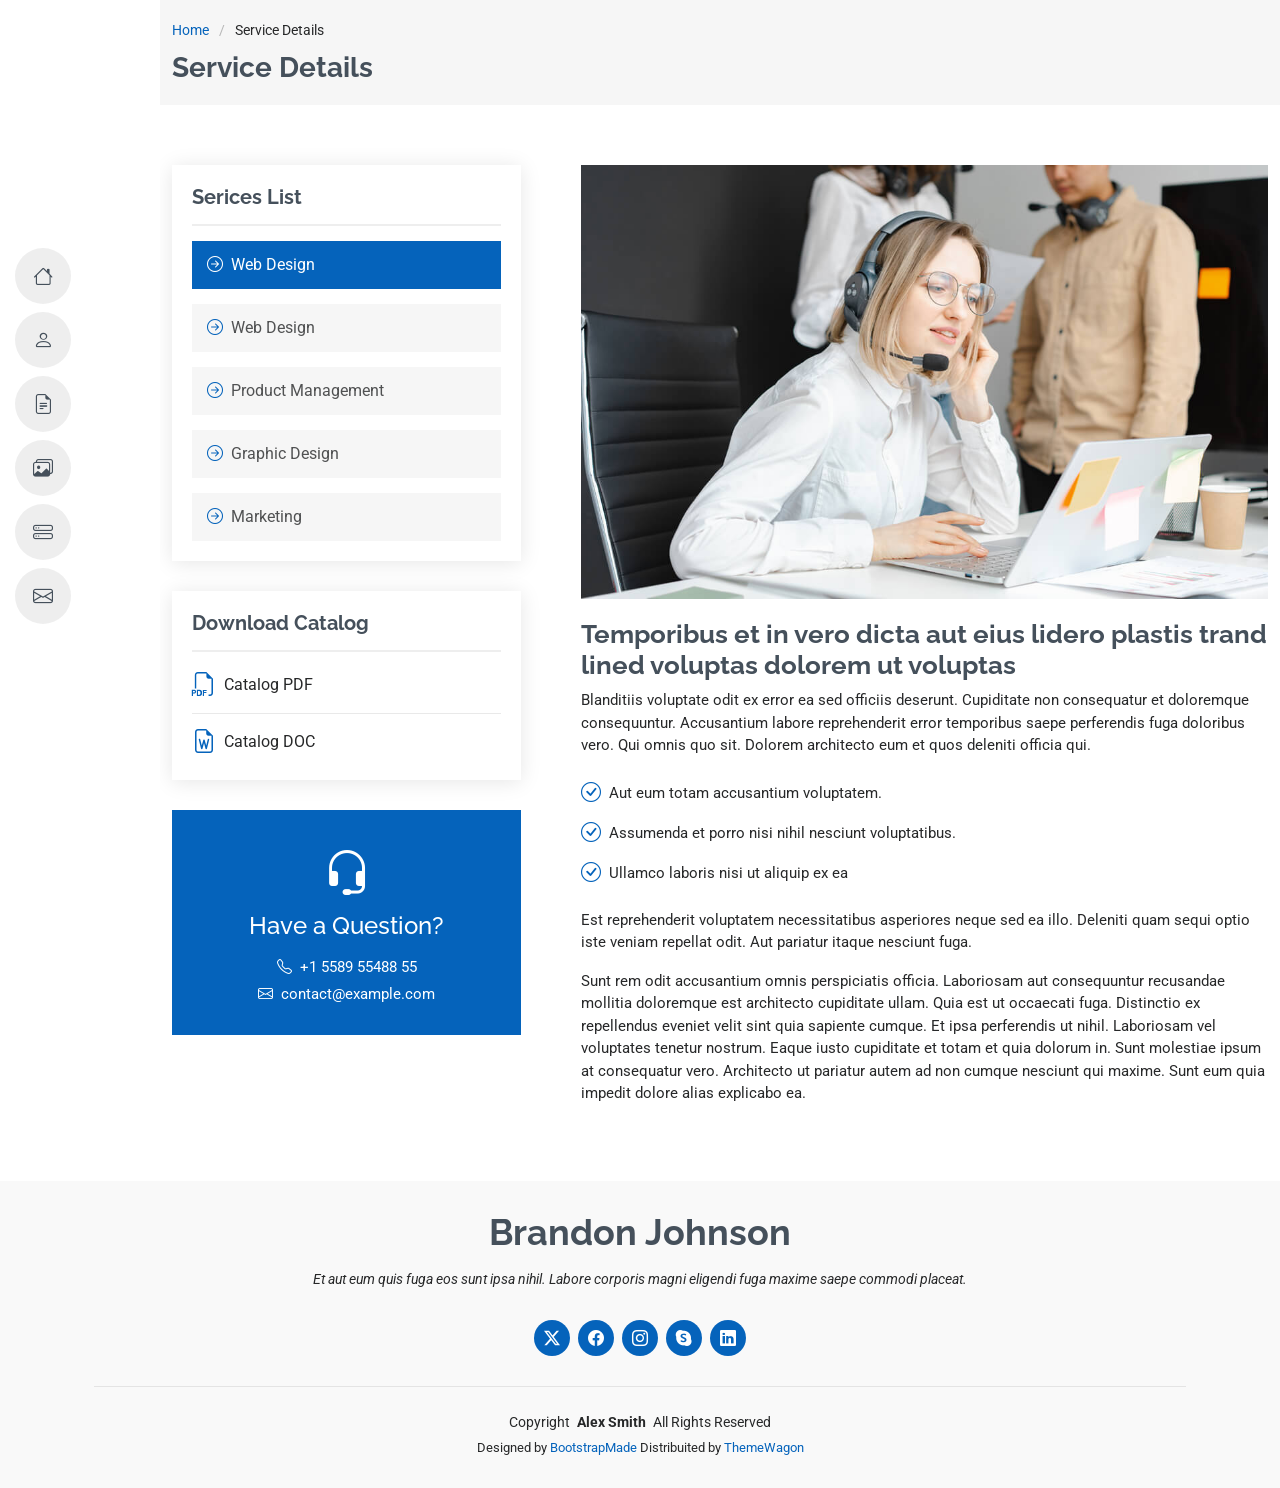
<file: MyResume-1.0.0/service-details.html>
<!DOCTYPE html>
<html lang="en">

<head>
  <meta charset="utf-8">
  <meta content="width=device-width, initial-scale=1.0" name="viewport">
  <title>Service Details - MyResume Bootstrap Template</title>
  <meta content="" name="description">
  <meta content="" name="keywords">

  <!-- Favicons -->
  <link href="assets/img/favicon.png" rel="icon">
  <link href="assets/img/apple-touch-icon.png" rel="apple-touch-icon">

  <!-- Fonts -->
  <link href="https://fonts.googleapis.com" rel="preconnect">
  <link href="https://fonts.gstatic.com" rel="preconnect" crossorigin>
  <link href="https://fonts.googleapis.com/css2?family=Roboto:ital,wght@0,100;0,300;0,400;0,500;0,700;0,900;1,100;1,300;1,400;1,500;1,700;1,900&family=Poppins:ital,wght@0,100;0,200;0,300;0,400;0,500;0,600;0,700;0,800;0,900;1,100;1,200;1,300;1,400;1,500;1,600;1,700;1,800;1,900&family=Raleway:ital,wght@0,100;0,200;0,300;0,400;0,500;0,600;0,700;0,800;0,900;1,100;1,200;1,300;1,400;1,500;1,600;1,700;1,800;1,900&display=swap" rel="stylesheet">

  <!-- Vendor CSS Files -->
  <link href="assets/vendor/bootstrap/css/bootstrap.min.css" rel="stylesheet">
  <link href="assets/vendor/bootstrap-icons/bootstrap-icons.css" rel="stylesheet">
  <link href="assets/vendor/aos/aos.css" rel="stylesheet">
  <link href="assets/vendor/glightbox/css/glightbox.min.css" rel="stylesheet">
  <link href="assets/vendor/swiper/swiper-bundle.min.css" rel="stylesheet">

  <!-- Main CSS File -->
  <link href="assets/css/main.css" rel="stylesheet">

  <!-- =======================================================
  * Template Name: MyResume
  * Template URL: https://bootstrapmade.com/free-html-bootstrap-template-my-resume/
  * Updated: Jun 29 2024 with Bootstrap v5.3.3
  * Author: BootstrapMade.com
  * License: https://bootstrapmade.com/license/
  ======================================================== -->
</head>

<body class="service-details-page">

  <header id="header" class="header d-flex flex-column justify-content-center">

    <i class="header-toggle d-xl-none bi bi-list"></i>

    <nav id="navmenu" class="navmenu">
      <ul>
        <li><a href="#hero"><i class="bi bi-house navicon"></i><span>Home</span></a></li>
        <li><a href="#about"><i class="bi bi-person navicon"></i><span>About</span></a></li>
        <li><a href="#resume"><i class="bi bi-file-earmark-text navicon"></i><span>Resume</span></a></li>
        <li><a href="#portfolio"><i class="bi bi-images navicon"></i><span>Portfolio</span></a></li>
        <li><a href="#services"><i class="bi bi-hdd-stack navicon"></i><span>Services</span></a></li>
        <li><a href="#contact"><i class="bi bi-envelope navicon"></i><span>Contact</span></a></li>
      </ul>
    </nav>

  </header>

  <main class="main">

    <!-- Page Title -->
    <div class="page-title" data-aos="fade">
      <div class="container">
        <nav class="breadcrumbs">
          <ol>
            <li><a href="index.html">Home</a></li>
            <li class="current">Service Details</li>
          </ol>
        </nav>
        <h1>Service Details</h1>
      </div>
    </div><!-- End Page Title -->

    <!-- Service Details Section -->
    <section id="service-details" class="service-details section">

      <div class="container">

        <div class="row gy-5">

          <div class="col-lg-4" data-aos="fade-up" data-aos-delay="100">

            <div class="service-box">
              <h4>Serices List</h4>
              <div class="services-list">
                <a href="#" class="active"><i class="bi bi-arrow-right-circle"></i><span>Web Design</span></a>
                <a href="#"><i class="bi bi-arrow-right-circle"></i><span>Web Design</span></a>
                <a href="#"><i class="bi bi-arrow-right-circle"></i><span>Product Management</span></a>
                <a href="#"><i class="bi bi-arrow-right-circle"></i><span>Graphic Design</span></a>
                <a href="#"><i class="bi bi-arrow-right-circle"></i><span>Marketing</span></a>
              </div>
            </div><!-- End Services List -->

            <div class="service-box">
              <h4>Download Catalog</h4>
              <div class="download-catalog">
                <a href="#"><i class="bi bi-filetype-pdf"></i><span>Catalog PDF</span></a>
                <a href="#"><i class="bi bi-file-earmark-word"></i><span>Catalog DOC</span></a>
              </div>
            </div><!-- End Services List -->

            <div class="help-box d-flex flex-column justify-content-center align-items-center">
              <i class="bi bi-headset help-icon"></i>
              <h4>Have a Question?</h4>
              <p class="d-flex align-items-center mt-2 mb-0"><i class="bi bi-telephone me-2"></i> <span>+1 5589 55488 55</span></p>
              <p class="d-flex align-items-center mt-1 mb-0"><i class="bi bi-envelope me-2"></i> <a href="mailto:contact@example.com">contact@example.com</a></p>
            </div>

          </div>

          <div class="col-lg-8 ps-lg-5" data-aos="fade-up" data-aos-delay="200">
            <img src="assets/img/services.jpg" alt="" class="img-fluid services-img">
            <h3>Temporibus et in vero dicta aut eius lidero plastis trand lined voluptas dolorem ut voluptas</h3>
            <p>
              Blanditiis voluptate odit ex error ea sed officiis deserunt. Cupiditate non consequatur et doloremque consequuntur. Accusantium labore reprehenderit error temporibus saepe perferendis fuga doloribus vero. Qui omnis quo sit. Dolorem architecto eum et quos deleniti officia qui.
            </p>
            <ul>
              <li><i class="bi bi-check-circle"></i> <span>Aut eum totam accusantium voluptatem.</span></li>
              <li><i class="bi bi-check-circle"></i> <span>Assumenda et porro nisi nihil nesciunt voluptatibus.</span></li>
              <li><i class="bi bi-check-circle"></i> <span>Ullamco laboris nisi ut aliquip ex ea</span></li>
            </ul>
            <p>
              Est reprehenderit voluptatem necessitatibus asperiores neque sed ea illo. Deleniti quam sequi optio iste veniam repellat odit. Aut pariatur itaque nesciunt fuga.
            </p>
            <p>
              Sunt rem odit accusantium omnis perspiciatis officia. Laboriosam aut consequuntur recusandae mollitia doloremque est architecto cupiditate ullam. Quia est ut occaecati fuga. Distinctio ex repellendus eveniet velit sint quia sapiente cumque. Et ipsa perferendis ut nihil. Laboriosam vel voluptates tenetur nostrum. Eaque iusto cupiditate et totam et quia dolorum in. Sunt molestiae ipsum at consequatur vero. Architecto ut pariatur autem ad non cumque nesciunt qui maxime. Sunt eum quia impedit dolore alias explicabo ea.
            </p>
          </div>

        </div>

      </div>

    </section><!-- /Service Details Section -->

  </main>

  <footer id="footer" class="footer position-relative light-background">
    <div class="container">
      <h3 class="sitename">Brandon Johnson</h3>
      <p>Et aut eum quis fuga eos sunt ipsa nihil. Labore corporis magni eligendi fuga maxime saepe commodi placeat.</p>
      <div class="social-links d-flex justify-content-center">
        <a href=""><i class="bi bi-twitter-x"></i></a>
        <a href=""><i class="bi bi-facebook"></i></a>
        <a href=""><i class="bi bi-instagram"></i></a>
        <a href=""><i class="bi bi-skype"></i></a>
        <a href=""><i class="bi bi-linkedin"></i></a>
      </div>
      <div class="container">
        <div class="copyright">
          <span>Copyright</span> <strong class="px-1 sitename">Alex Smith</strong> <span>All Rights Reserved</span>
        </div>
        <div class="credits">
          <!-- All the links in the footer should remain intact. -->
          <!-- You can delete the links only if you've purchased the pro version. -->
          <!-- Licensing information: https://bootstrapmade.com/license/ -->
          <!-- Purchase the pro version with working PHP/AJAX contact form: [buy-url] -->
          Designed by <a href="https://bootstrapmade.com/">BootstrapMade</a> Distribuited by <a href="https://themewagon.com">ThemeWagon</a>
        </div>
      </div>
    </div>
  </footer>

  <!-- Scroll Top -->
  <a href="#" id="scroll-top" class="scroll-top d-flex align-items-center justify-content-center"><i class="bi bi-arrow-up-short"></i></a>

  <!-- Preloader -->
  <div id="preloader"></div>

  <!-- Vendor JS Files -->
  <script src="assets/vendor/bootstrap/js/bootstrap.bundle.min.js"></script>
  <script src="assets/vendor/php-email-form/validate.js"></script>
  <script src="assets/vendor/aos/aos.js"></script>
  <script src="assets/vendor/typed.js/typed.umd.js"></script>
  <script src="assets/vendor/purecounter/purecounter_vanilla.js"></script>
  <script src="assets/vendor/waypoints/noframework.waypoints.js"></script>
  <script src="assets/vendor/glightbox/js/glightbox.min.js"></script>
  <script src="assets/vendor/imagesloaded/imagesloaded.pkgd.min.js"></script>
  <script src="assets/vendor/isotope-layout/isotope.pkgd.min.js"></script>
  <script src="assets/vendor/swiper/swiper-bundle.min.js"></script>

  <!-- Main JS File -->
  <script src="assets/js/main.js"></script>

</body>

</html>
</file>
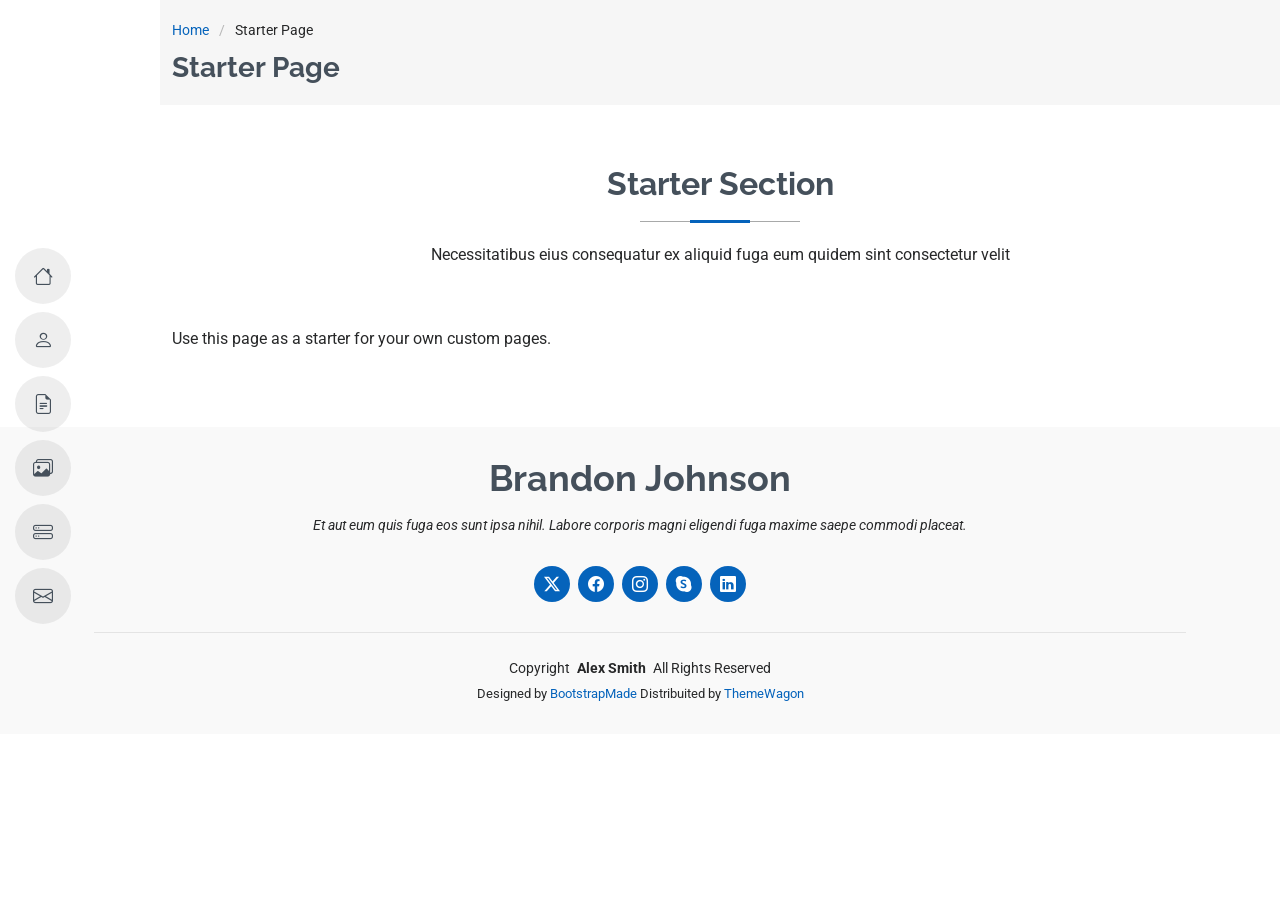
<file: MyResume-1.0.0/starter-page.html>
<!DOCTYPE html>
<html lang="en">

<head>
  <meta charset="utf-8">
  <meta content="width=device-width, initial-scale=1.0" name="viewport">
  <title>Starter Page - MyResume Bootstrap Template</title>
  <meta content="" name="description">
  <meta content="" name="keywords">

  <!-- Favicons -->
  <link href="assets/img/favicon.png" rel="icon">
  <link href="assets/img/apple-touch-icon.png" rel="apple-touch-icon">

  <!-- Fonts -->
  <link href="https://fonts.googleapis.com" rel="preconnect">
  <link href="https://fonts.gstatic.com" rel="preconnect" crossorigin>
  <link href="https://fonts.googleapis.com/css2?family=Roboto:ital,wght@0,100;0,300;0,400;0,500;0,700;0,900;1,100;1,300;1,400;1,500;1,700;1,900&family=Poppins:ital,wght@0,100;0,200;0,300;0,400;0,500;0,600;0,700;0,800;0,900;1,100;1,200;1,300;1,400;1,500;1,600;1,700;1,800;1,900&family=Raleway:ital,wght@0,100;0,200;0,300;0,400;0,500;0,600;0,700;0,800;0,900;1,100;1,200;1,300;1,400;1,500;1,600;1,700;1,800;1,900&display=swap" rel="stylesheet">

  <!-- Vendor CSS Files -->
  <link href="assets/vendor/bootstrap/css/bootstrap.min.css" rel="stylesheet">
  <link href="assets/vendor/bootstrap-icons/bootstrap-icons.css" rel="stylesheet">
  <link href="assets/vendor/aos/aos.css" rel="stylesheet">
  <link href="assets/vendor/glightbox/css/glightbox.min.css" rel="stylesheet">
  <link href="assets/vendor/swiper/swiper-bundle.min.css" rel="stylesheet">

  <!-- Main CSS File -->
  <link href="assets/css/main.css" rel="stylesheet">

  <!-- =======================================================
  * Template Name: MyResume
  * Template URL: https://bootstrapmade.com/free-html-bootstrap-template-my-resume/
  * Updated: Jun 29 2024 with Bootstrap v5.3.3
  * Author: BootstrapMade.com
  * License: https://bootstrapmade.com/license/
  ======================================================== -->
</head>

<body class="starter-page-page">

  <header id="header" class="header d-flex flex-column justify-content-center">

    <i class="header-toggle d-xl-none bi bi-list"></i>

    <nav id="navmenu" class="navmenu">
      <ul>
        <li><a href="#hero"><i class="bi bi-house navicon"></i><span>Home</span></a></li>
        <li><a href="#about"><i class="bi bi-person navicon"></i><span>About</span></a></li>
        <li><a href="#resume"><i class="bi bi-file-earmark-text navicon"></i><span>Resume</span></a></li>
        <li><a href="#portfolio"><i class="bi bi-images navicon"></i><span>Portfolio</span></a></li>
        <li><a href="#services"><i class="bi bi-hdd-stack navicon"></i><span>Services</span></a></li>
        <li><a href="#contact"><i class="bi bi-envelope navicon"></i><span>Contact</span></a></li>
      </ul>
    </nav>

  </header>

  <main class="main">

    <!-- Page Title -->
    <div class="page-title" data-aos="fade">
      <div class="container">
        <nav class="breadcrumbs">
          <ol>
            <li><a href="index.html">Home</a></li>
            <li class="current">Starter Page</li>
          </ol>
        </nav>
        <h1>Starter Page</h1>
      </div>
    </div><!-- End Page Title -->

    <!-- Starter Section Section -->
    <section id="starter-section" class="starter-section section">

      <!-- Section Title -->
      <div class="container section-title" data-aos="fade-up">
        <h2>Starter Section</h2>
        <p>Necessitatibus eius consequatur ex aliquid fuga eum quidem sint consectetur velit</p>
      </div><!-- End Section Title -->

      <div class="container" data-aos="fade-up">
        <p>Use this page as a starter for your own custom pages.</p>
      </div>

    </section><!-- /Starter Section Section -->

  </main>

  <footer id="footer" class="footer position-relative light-background">
    <div class="container">
      <h3 class="sitename">Brandon Johnson</h3>
      <p>Et aut eum quis fuga eos sunt ipsa nihil. Labore corporis magni eligendi fuga maxime saepe commodi placeat.</p>
      <div class="social-links d-flex justify-content-center">
        <a href=""><i class="bi bi-twitter-x"></i></a>
        <a href=""><i class="bi bi-facebook"></i></a>
        <a href=""><i class="bi bi-instagram"></i></a>
        <a href=""><i class="bi bi-skype"></i></a>
        <a href=""><i class="bi bi-linkedin"></i></a>
      </div>
      <div class="container">
        <div class="copyright">
          <span>Copyright</span> <strong class="px-1 sitename">Alex Smith</strong> <span>All Rights Reserved</span>
        </div>
        <div class="credits">
          <!-- All the links in the footer should remain intact. -->
          <!-- You can delete the links only if you've purchased the pro version. -->
          <!-- Licensing information: https://bootstrapmade.com/license/ -->
          <!-- Purchase the pro version with working PHP/AJAX contact form: [buy-url] -->
          Designed by <a href="https://bootstrapmade.com/">BootstrapMade</a> Distribuited by <a href="https://themewagon.com">ThemeWagon</a>
        </div>
      </div>
    </div>
  </footer>

  <!-- Scroll Top -->
  <a href="#" id="scroll-top" class="scroll-top d-flex align-items-center justify-content-center"><i class="bi bi-arrow-up-short"></i></a>

  <!-- Preloader -->
  <div id="preloader"></div>

  <!-- Vendor JS Files -->
  <script src="assets/vendor/bootstrap/js/bootstrap.bundle.min.js"></script>
  <script src="assets/vendor/php-email-form/validate.js"></script>
  <script src="assets/vendor/aos/aos.js"></script>
  <script src="assets/vendor/typed.js/typed.umd.js"></script>
  <script src="assets/vendor/purecounter/purecounter_vanilla.js"></script>
  <script src="assets/vendor/waypoints/noframework.waypoints.js"></script>
  <script src="assets/vendor/glightbox/js/glightbox.min.js"></script>
  <script src="assets/vendor/imagesloaded/imagesloaded.pkgd.min.js"></script>
  <script src="assets/vendor/isotope-layout/isotope.pkgd.min.js"></script>
  <script src="assets/vendor/swiper/swiper-bundle.min.js"></script>

  <!-- Main JS File -->
  <script src="assets/js/main.js"></script>

</body>

</html>
</file>
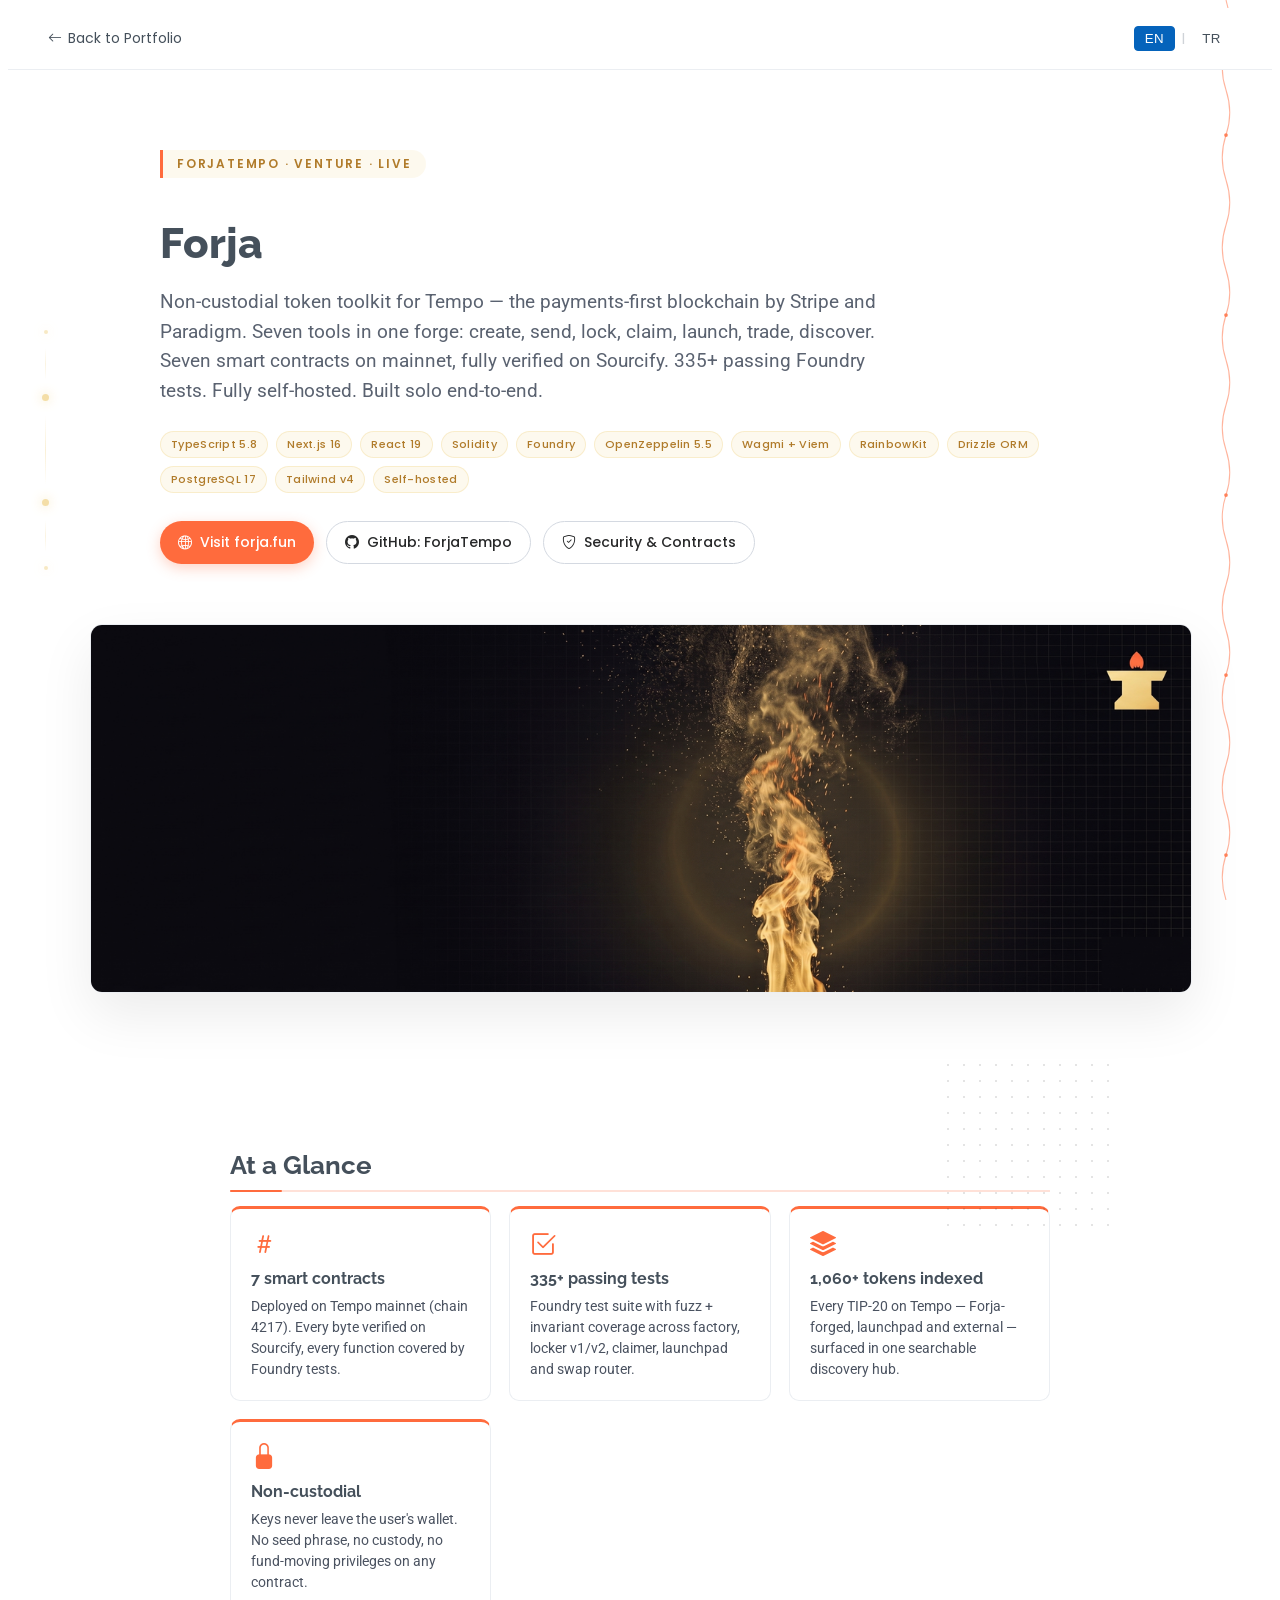
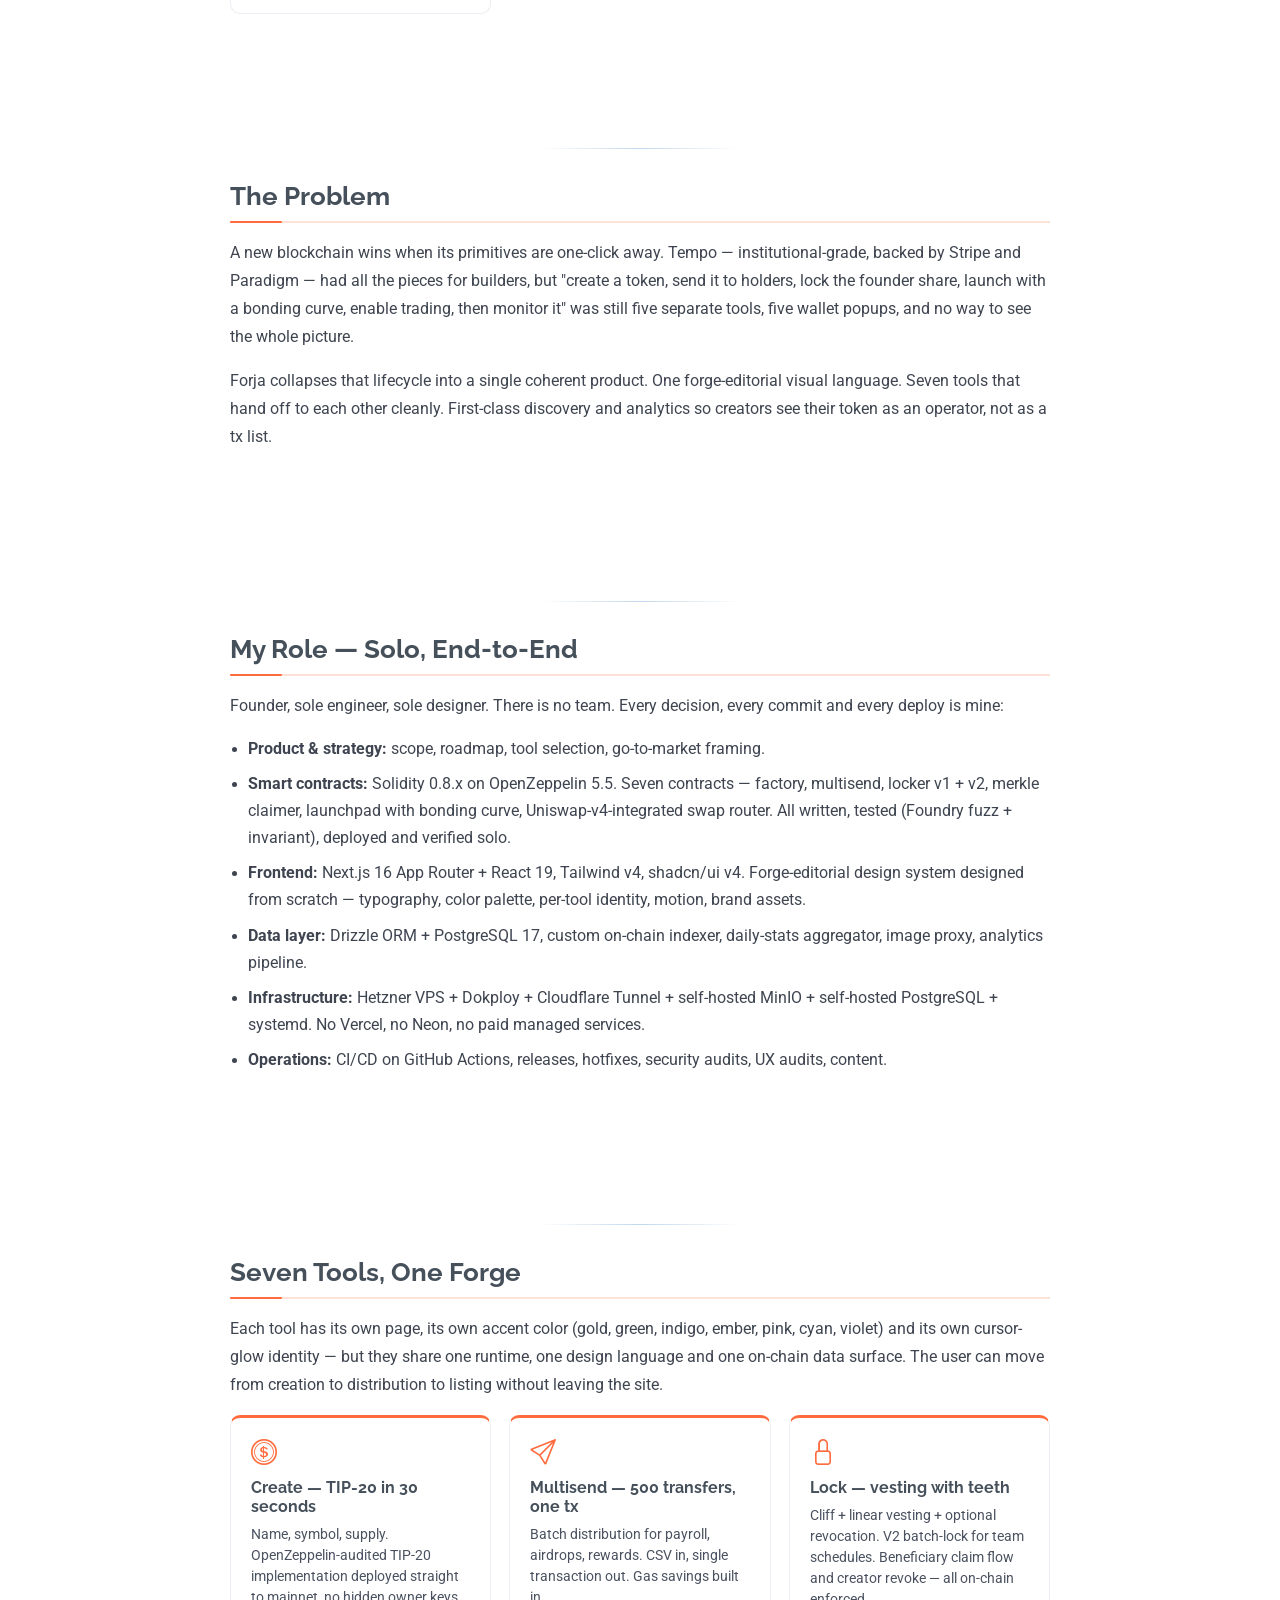
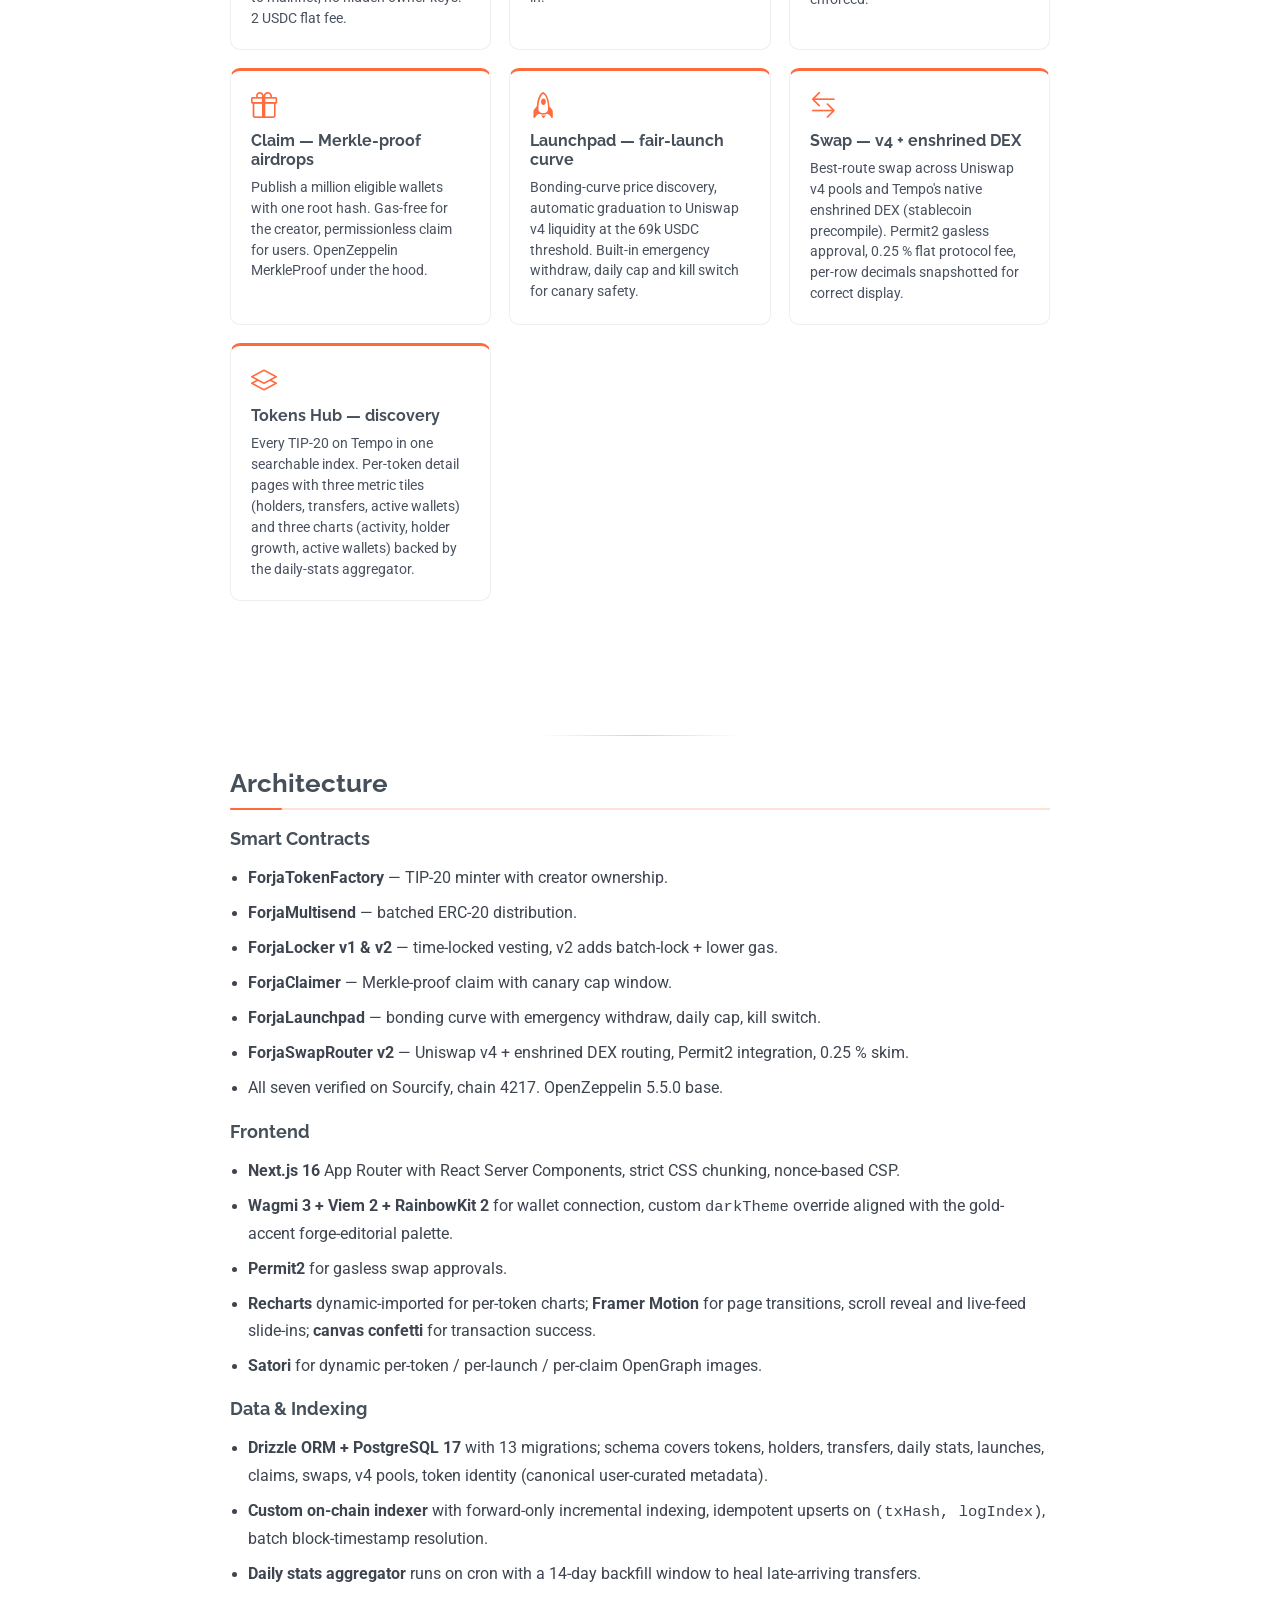
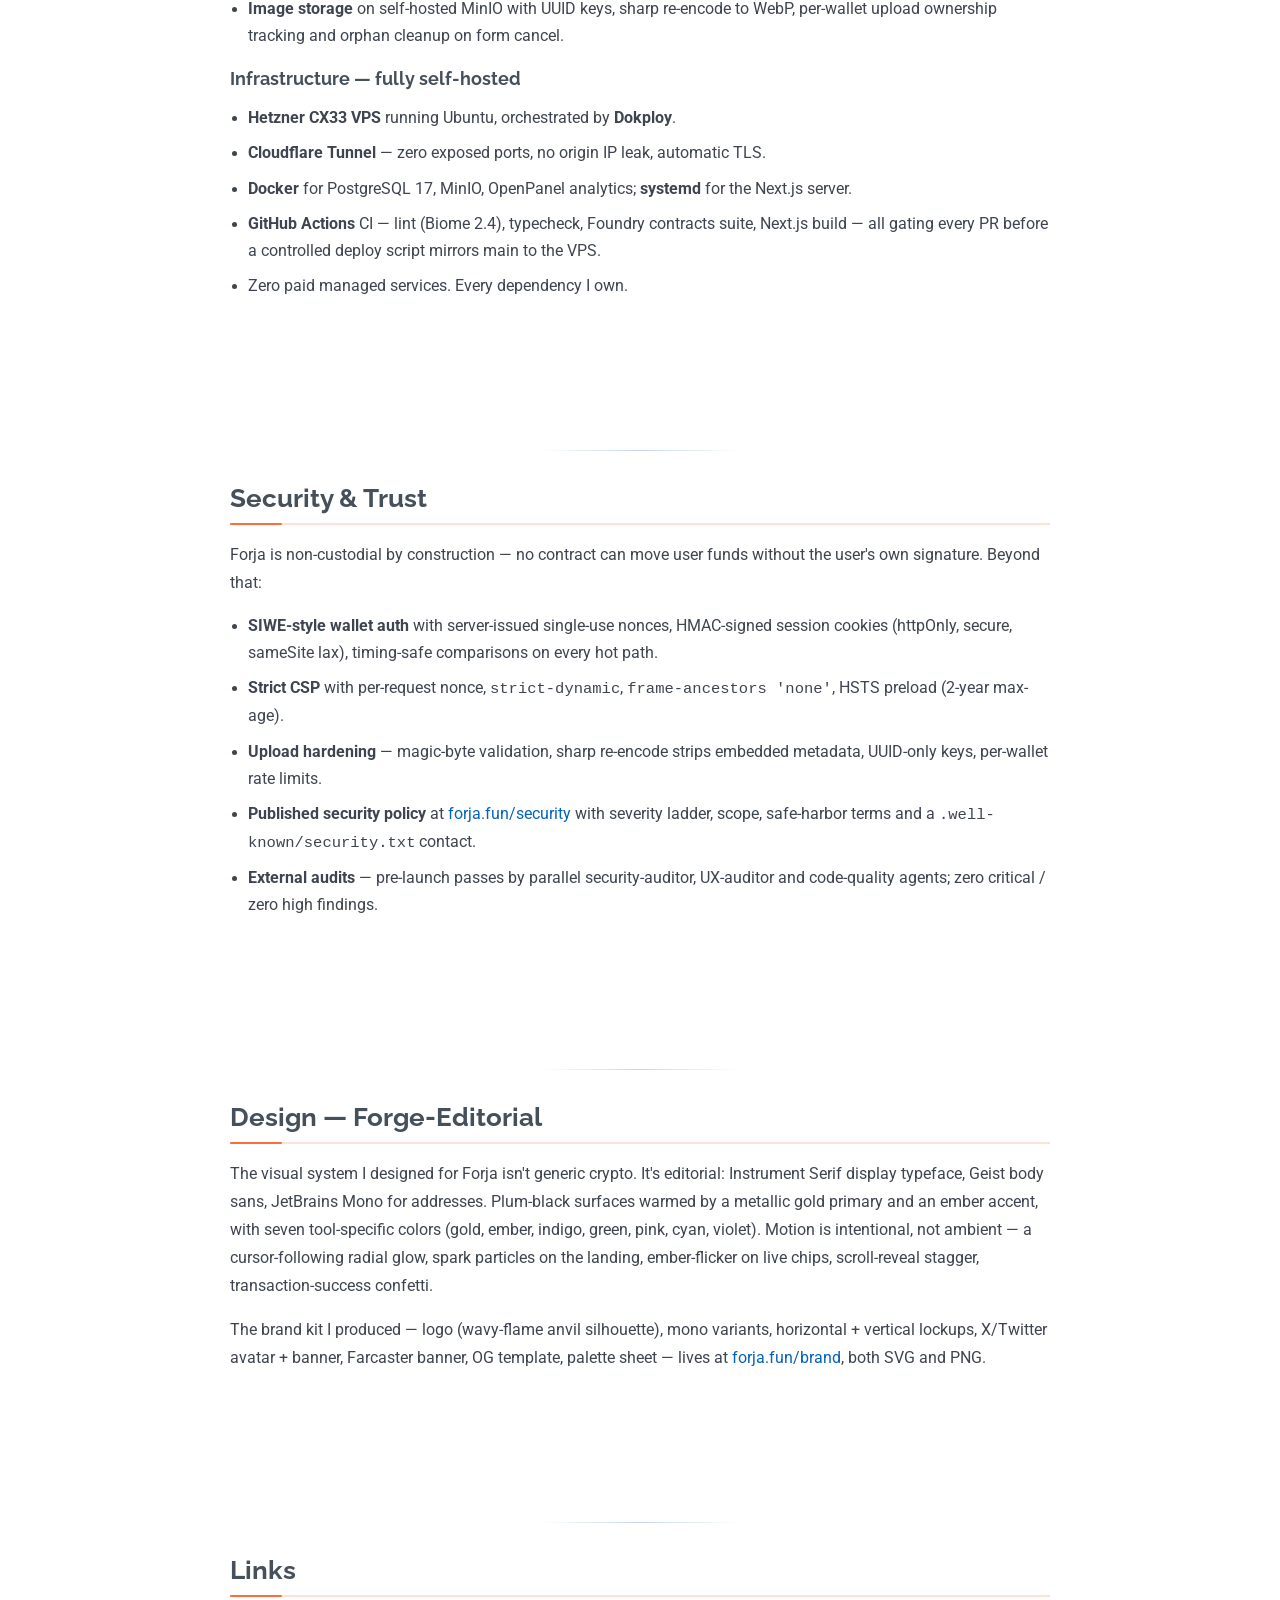
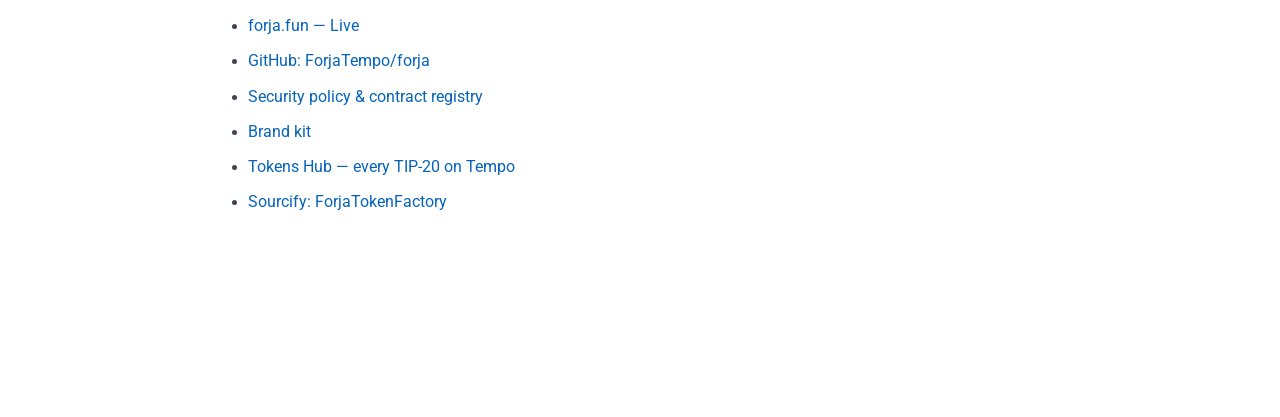
<file: ventures/forja.html>
<!DOCTYPE html>
<html lang="en" data-lang="en">

<head>
    <meta charset="utf-8">
    <meta content="width=device-width, initial-scale=1.0" name="viewport">
    <title>Forja — Non-custodial Token Toolkit for Tempo · Muhammet Eren Karakuş</title>
    <meta name="description"
        content="Case study: Forja — non-custodial token toolkit for the Tempo blockchain. Seven tools, seven verified smart contracts, forge-editorial design system. Built solo end-to-end: product, Solidity, Next.js, self-hosted infrastructure.">

    <meta property="og:title" content="Forja — Non-custodial Token Toolkit for Tempo">
    <meta property="og:description"
        content="Seven tools, seven verified smart contracts on Tempo mainnet. Create, multisend, lock, claim, launch, trade, discover. Built solo.">
    <meta property="og:image"
        content="https://merenkarakus.com/MyResume-1.0.0/assets/img/ventures/forja-hero.png">
    <meta property="og:url" content="https://merenkarakus.com/ventures/forja.html">

    <link href="/MyResume-1.0.0/assets/img/logoFoto.png" rel="icon">

    <link href="https://fonts.googleapis.com" rel="preconnect">
    <link href="https://fonts.gstatic.com" rel="preconnect" crossorigin>
    <link
        href="https://fonts.googleapis.com/css2?family=Roboto:wght@300;400;500;700&family=Poppins:wght@400;500;600;700&family=Raleway:wght@500;600;700;800&display=swap"
        rel="stylesheet">

    <link href="/MyResume-1.0.0/assets/vendor/bootstrap-icons/bootstrap-icons.css" rel="stylesheet">
    <link href="/MyResume-1.0.0/assets/vendor/aos/aos.css" rel="stylesheet">
    <link href="/MyResume-1.0.0/assets/css/main.css" rel="stylesheet">
    <link href="/MyResume-1.0.0/assets/css/custom.css" rel="stylesheet">
</head>

<body class="case-study brand-forja">

    <div class="side-ornament side-ornament-left" aria-hidden="true">
        <span class="orn-dot sm"></span>
        <span class="orn-line short"></span>
        <span class="orn-dot"></span>
        <span class="orn-line"></span>
        <span class="orn-dot"></span>
        <span class="orn-line short"></span>
        <span class="orn-dot sm"></span>
    </div>
    <div class="side-ornament side-ornament-right" aria-hidden="true">
        <svg class="wavy-rail" viewBox="0 0 24 1200"
            preserveAspectRatio="xMidYMid meet" xmlns="http://www.w3.org/2000/svg">
            <path d="M12 0 Q 22 30 12 60 T 12 120 T 12 180 T 12 240 T 12 300 T 12 360 T 12 420 T 12 480 T 12 540 T 12 600 T 12 660 T 12 720 T 12 780 T 12 840 T 12 900 T 12 960 T 12 1020 T 12 1080 T 12 1140 T 12 1200"
                stroke="currentColor" stroke-width="1.4" fill="none" opacity="0.5" />
            <circle cx="12" cy="180"  r="2.5" fill="currentColor" opacity="0.8"/>
            <circle cx="12" cy="420"  r="2.5" fill="currentColor" opacity="0.8"/>
            <circle cx="12" cy="660"  r="2.5" fill="currentColor" opacity="0.8"/>
            <circle cx="12" cy="900"  r="2.5" fill="currentColor" opacity="0.8"/>
            <circle cx="12" cy="1140" r="2.5" fill="currentColor" opacity="0.8"/>
        </svg>
    </div>

    <nav class="case-nav">
        <a href="/#ventures" class="back">
            <i class="bi bi-arrow-left"></i>
            <span lang="en">Back to Portfolio</span>
            <span lang="tr">Portfolyoya Dön</span>
        </a>
        <div class="lang-switcher" style="position: static; margin: 0;">
            <button class="lang-btn" data-lang-target="en">EN</button>
            <span class="lang-sep">|</span>
            <button class="lang-btn" data-lang-target="tr">TR</button>
        </div>
    </nav>

    <header class="case-hero">
        <div class="case-tag">ForjaTempo · Venture · Live</div>
        <h1>Forja</h1>
        <p class="case-subtitle" lang="en">
            Non-custodial token toolkit for Tempo — the payments-first
            blockchain by Stripe and Paradigm. Seven tools in one forge:
            create, send, lock, claim, launch, trade, discover. Seven smart
            contracts on mainnet, fully verified on Sourcify. 335+ passing
            Foundry tests. Fully self-hosted. Built solo end-to-end.
        </p>
        <p class="case-subtitle" lang="tr">
            Tempo için non-custodial token araç seti — Stripe ve Paradigm'in
            ödeme odaklı blockchain'i. Tek dökümhanede yedi araç: oluştur,
            gönder, kilitle, claim, launchpad, trade, keşfet. Mainnet'te
            yedi akıllı kontrat, hepsi Sourcify üzerinde doğrulanmış. 335+
            geçen Foundry testi. Tamamen self-hosted. Baştan sona tek
            başıma inşa ettim.
        </p>

        <div class="case-badges">
            <span class="venture-badge">TypeScript 5.8</span>
            <span class="venture-badge">Next.js 16</span>
            <span class="venture-badge">React 19</span>
            <span class="venture-badge">Solidity</span>
            <span class="venture-badge">Foundry</span>
            <span class="venture-badge">OpenZeppelin 5.5</span>
            <span class="venture-badge">Wagmi + Viem</span>
            <span class="venture-badge">RainbowKit</span>
            <span class="venture-badge">Drizzle ORM</span>
            <span class="venture-badge">PostgreSQL 17</span>
            <span class="venture-badge">Tailwind v4</span>
            <span class="venture-badge">Self-hosted</span>
        </div>

        <div class="case-links">
            <a href="https://forja.fun/" target="_blank" class="primary">
                <i class="bi bi-globe2"></i>
                <span lang="en">Visit forja.fun</span>
                <span lang="tr">forja.fun'ı Ziyaret Et</span>
            </a>
            <a href="https://github.com/ForjaTempo" target="_blank" class="secondary">
                <i class="bi bi-github"></i> GitHub: ForjaTempo
            </a>
            <a href="https://forja.fun/security" target="_blank" class="secondary">
                <i class="bi bi-shield-check"></i>
                <span lang="en">Security &amp; Contracts</span>
                <span lang="tr">Güvenlik &amp; Kontratlar</span>
            </a>
        </div>
    </header>

    <div class="case-hero-media" data-aos="fade-up">
        <img src="/MyResume-1.0.0/assets/img/ventures/forja-hero.png"
            alt="Forja — token toolkit for Tempo"
            onerror="this.style.display='none';">
    </div>

    <main class="case-body">

        <section data-aos="fade-up">
            <h2 lang="en">At a Glance</h2>
            <h2 lang="tr">Bir Bakışta</h2>
            <div class="feature-grid">
                <div class="feature-card" data-aos="fade-up">
                    <div class="feature-icon"><i class="bi bi-hash"></i></div>
                    <h4 lang="en">7 smart contracts</h4>
                    <h4 lang="tr">7 akıllı kontrat</h4>
                    <p lang="en">Deployed on Tempo mainnet (chain 4217). Every byte
                        verified on Sourcify, every function covered by Foundry tests.</p>
                    <p lang="tr">Tempo mainnet'te (chain 4217) deploy edildi. Her byte
                        Sourcify'de doğrulandı, her fonksiyon Foundry testleriyle kapsandı.</p>
                </div>
                <div class="feature-card" data-aos="fade-up">
                    <div class="feature-icon"><i class="bi bi-check2-square"></i></div>
                    <h4 lang="en">335+ passing tests</h4>
                    <h4 lang="tr">335+ geçen test</h4>
                    <p lang="en">Foundry test suite with fuzz + invariant coverage
                        across factory, locker v1/v2, claimer, launchpad and swap router.</p>
                    <p lang="tr">Factory, locker v1/v2, claimer, launchpad ve swap router
                        üzerinde fuzz + invariant kapsamlı Foundry test paketi.</p>
                </div>
                <div class="feature-card" data-aos="fade-up">
                    <div class="feature-icon"><i class="bi bi-stack"></i></div>
                    <h4 lang="en">1,060+ tokens indexed</h4>
                    <h4 lang="tr">1.060+ indekslenmiş token</h4>
                    <p lang="en">Every TIP-20 on Tempo — Forja-forged, launchpad and
                        external — surfaced in one searchable discovery hub.</p>
                    <p lang="tr">Tempo'daki her TIP-20 — Forja ile basılmış, launchpad ve
                        dış — tek, aranabilir bir keşif merkezinde toplanıyor.</p>
                </div>
                <div class="feature-card" data-aos="fade-up">
                    <div class="feature-icon"><i class="bi bi-lock-fill"></i></div>
                    <h4 lang="en">Non-custodial</h4>
                    <h4 lang="tr">Non-custodial</h4>
                    <p lang="en">Keys never leave the user's wallet. No seed phrase,
                        no custody, no fund-moving privileges on any contract.</p>
                    <p lang="tr">Anahtarlar kullanıcının cüzdanından hiç çıkmıyor. Seed
                        phrase yok, custody yok, hiçbir kontratta fon-hareket yetkisi yok.</p>
                </div>
            </div>
        </section>

        <section data-aos="fade-up">
            <h2 lang="en">The Problem</h2>
            <h2 lang="tr">Problem</h2>
            <p lang="en">
                A new blockchain wins when its primitives are one-click away.
                Tempo — institutional-grade, backed by Stripe and Paradigm — had
                all the pieces for builders, but "create a token, send it to
                holders, lock the founder share, launch with a bonding curve,
                enable trading, then monitor it" was still five separate tools,
                five wallet popups, and no way to see the whole picture.
            </p>
            <p lang="tr">
                Yeni bir blockchain, primitif'leri tek tıkla olduğunda
                kazanır. Tempo — Stripe ve Paradigm destekli, kurumsal
                seviyede — geliştiriciler için bütün parçalara sahipti; ama
                "bir token oluştur, holder'lara gönder, kurucu payını
                kilitle, bonding curve ile launch et, trading'i aç, sonra
                izle" hâlâ beş ayrı araç, beş cüzdan popup'ı ve bütünü
                görmenin hiçbir yolu yoktu.
            </p>
            <p lang="en">
                Forja collapses that lifecycle into a single coherent product.
                One forge-editorial visual language. Seven tools that hand off
                to each other cleanly. First-class discovery and analytics so
                creators see their token as an operator, not as a tx list.
            </p>
            <p lang="tr">
                Forja bu lifecycle'ı tek, tutarlı bir ürüne indirgiyor. Tek
                forge-editorial görsel dil. Birbirine temiz devreden yedi
                araç. Creator'ın token'ını bir tx listesi olarak değil,
                operatör gözüyle görmesini sağlayan birinci sınıf keşif ve
                analitik.
            </p>
        </section>

        <section data-aos="fade-up">
            <h2 lang="en">My Role — Solo, End-to-End</h2>
            <h2 lang="tr">Rolüm — Tek Başıma, Baştan Sona</h2>
            <p lang="en">
                Founder, sole engineer, sole designer. There is no team. Every
                decision, every commit and every deploy is mine:
            </p>
            <p lang="tr">
                Kurucu, tek mühendis, tek tasarımcı. Takım yok. Her karar,
                her commit ve her deploy benim:
            </p>
            <ul lang="en">
                <li><strong>Product &amp; strategy:</strong> scope, roadmap, tool
                    selection, go-to-market framing.</li>
                <li><strong>Smart contracts:</strong> Solidity 0.8.x on
                    OpenZeppelin 5.5. Seven contracts — factory, multisend, locker
                    v1 + v2, merkle claimer, launchpad with bonding curve,
                    Uniswap-v4-integrated swap router. All written, tested
                    (Foundry fuzz + invariant), deployed and verified solo.</li>
                <li><strong>Frontend:</strong> Next.js 16 App Router + React 19,
                    Tailwind v4, shadcn/ui v4. Forge-editorial design system
                    designed from scratch — typography, color palette,
                    per-tool identity, motion, brand assets.</li>
                <li><strong>Data layer:</strong> Drizzle ORM + PostgreSQL 17,
                    custom on-chain indexer, daily-stats aggregator, image proxy,
                    analytics pipeline.</li>
                <li><strong>Infrastructure:</strong> Hetzner VPS + Dokploy +
                    Cloudflare Tunnel + self-hosted MinIO + self-hosted
                    PostgreSQL + systemd. No Vercel, no Neon, no paid managed
                    services.</li>
                <li><strong>Operations:</strong> CI/CD on GitHub Actions,
                    releases, hotfixes, security audits, UX audits, content.</li>
            </ul>
            <ul lang="tr">
                <li><strong>Ürün &amp; strateji:</strong> scope, roadmap, araç
                    seçimi, go-to-market mesajı.</li>
                <li><strong>Akıllı kontratlar:</strong> OpenZeppelin 5.5
                    üzerinde Solidity 0.8.x. Yedi kontrat — factory, multisend,
                    locker v1 + v2, merkle claimer, bonding-curve'lü launchpad,
                    Uniswap-v4 entegre swap router. Hepsi yazıldı, test edildi
                    (Foundry fuzz + invariant), deploy edildi ve tek başıma
                    doğrulandı.</li>
                <li><strong>Frontend:</strong> Next.js 16 App Router + React 19,
                    Tailwind v4, shadcn/ui v4. Forge-editorial tasarım sistemi
                    sıfırdan kurgulandı — tipografi, renk paleti, araç başına
                    kimlik, motion, marka varlıkları.</li>
                <li><strong>Veri katmanı:</strong> Drizzle ORM + PostgreSQL 17,
                    özel on-chain indexer, günlük-istatistik aggregator, image
                    proxy, analitik pipeline.</li>
                <li><strong>Altyapı:</strong> Hetzner VPS + Dokploy + Cloudflare
                    Tunnel + self-hosted MinIO + self-hosted PostgreSQL +
                    systemd. Vercel yok, Neon yok, ücretli managed servis yok.</li>
                <li><strong>Operasyon:</strong> GitHub Actions üzerinde CI/CD,
                    release'ler, hotfix'ler, güvenlik denetimleri, UX denetimleri,
                    içerik.</li>
            </ul>
        </section>

        <section data-aos="fade-up">
            <h2 lang="en">Seven Tools, One Forge</h2>
            <h2 lang="tr">Yedi Araç, Bir Dökümhane</h2>
            <p lang="en">
                Each tool has its own page, its own accent color (gold, green,
                indigo, ember, pink, cyan, violet) and its own cursor-glow
                identity — but they share one runtime, one design language and
                one on-chain data surface. The user can move from creation to
                distribution to listing without leaving the site.
            </p>
            <p lang="tr">
                Her aracın kendi sayfası, kendi accent rengi (gold, green,
                indigo, ember, pink, cyan, violet) ve kendi cursor-glow
                kimliği var — ama hepsi tek runtime, tek tasarım dili ve tek
                on-chain veri yüzeyini paylaşıyor. Kullanıcı site'den çıkmadan
                oluşturma'dan dağıtım'a, oradan listeleme'ye geçebiliyor.
            </p>
            <div class="feature-grid">
                <div class="feature-card" data-aos="fade-up">
                    <div class="feature-icon"><i class="bi bi-coin"></i></div>
                    <h4 lang="en">Create — TIP-20 in 30 seconds</h4>
                    <h4 lang="tr">Create — 30 saniyede TIP-20</h4>
                    <p lang="en">Name, symbol, supply. OpenZeppelin-audited
                        TIP-20 implementation deployed straight to mainnet,
                        no hidden owner keys. 2 USDC flat fee.</p>
                    <p lang="tr">İsim, sembol, arz. OpenZeppelin-denetimli TIP-20
                        implementasyonu doğrudan mainnet'e deploy ediliyor,
                        gizli owner key yok. 2 USDC sabit ücret.</p>
                </div>
                <div class="feature-card" data-aos="fade-up">
                    <div class="feature-icon"><i class="bi bi-send"></i></div>
                    <h4 lang="en">Multisend — 500 transfers, one tx</h4>
                    <h4 lang="tr">Multisend — 500 transfer, tek tx</h4>
                    <p lang="en">Batch distribution for payroll, airdrops,
                        rewards. CSV in, single transaction out. Gas savings
                        built in.</p>
                    <p lang="tr">Payroll, airdrop, ödül için toplu dağıtım. CSV
                        girdi, tek işlem çıktı. Gas tasarrufu yapısal.</p>
                </div>
                <div class="feature-card" data-aos="fade-up">
                    <div class="feature-icon"><i class="bi bi-lock"></i></div>
                    <h4 lang="en">Lock — vesting with teeth</h4>
                    <h4 lang="tr">Lock — gerçek vesting</h4>
                    <p lang="en">Cliff + linear vesting + optional revocation.
                        V2 batch-lock for team schedules. Beneficiary claim
                        flow and creator revoke — all on-chain enforced.</p>
                    <p lang="tr">Cliff + linear vesting + opsiyonel revoke. V2
                        ile batch-lock takım programları. Yararlanıcı claim
                        akışı ve creator revoke — hepsi on-chain zorlanıyor.</p>
                </div>
                <div class="feature-card" data-aos="fade-up">
                    <div class="feature-icon"><i class="bi bi-gift"></i></div>
                    <h4 lang="en">Claim — Merkle-proof airdrops</h4>
                    <h4 lang="tr">Claim — Merkle-proof airdrop</h4>
                    <p lang="en">Publish a million eligible wallets with one
                        root hash. Gas-free for the creator, permissionless
                        claim for users. OpenZeppelin MerkleProof under the
                        hood.</p>
                    <p lang="tr">Tek root hash ile bir milyon uygun cüzdan
                        yayımla. Creator için gas-free, kullanıcı için
                        permissionless claim. Altta OpenZeppelin MerkleProof.</p>
                </div>
                <div class="feature-card" data-aos="fade-up">
                    <div class="feature-icon"><i class="bi bi-rocket"></i></div>
                    <h4 lang="en">Launchpad — fair-launch curve</h4>
                    <h4 lang="tr">Launchpad — adil launch eğrisi</h4>
                    <p lang="en">Bonding-curve price discovery, automatic
                        graduation to Uniswap v4 liquidity at the 69k USDC
                        threshold. Built-in emergency withdraw, daily cap and
                        kill switch for canary safety.</p>
                    <p lang="tr">Bonding-curve fiyat keşfi, 69k USDC eşiğinde
                        Uniswap v4 likiditesine otomatik geçiş. Canary
                        güvenliği için yapısal emergency withdraw, daily cap
                        ve kill switch.</p>
                </div>
                <div class="feature-card" data-aos="fade-up">
                    <div class="feature-icon"><i class="bi bi-arrow-left-right"></i></div>
                    <h4 lang="en">Swap — v4 + enshrined DEX</h4>
                    <h4 lang="tr">Swap — v4 + enshrined DEX</h4>
                    <p lang="en">Best-route swap across Uniswap v4 pools and
                        Tempo's native enshrined DEX (stablecoin precompile).
                        Permit2 gasless approval, 0.25 % flat protocol fee,
                        per-row decimals snapshotted for correct display.</p>
                    <p lang="tr">Uniswap v4 havuzları ve Tempo'nun enshrined
                        native DEX'i (stablecoin precompile) arasında en iyi
                        rotalı swap. Permit2 gasless onay, %0.25 sabit protokol
                        ücreti, doğru gösterim için satır başına decimals
                        snapshot.</p>
                </div>
                <div class="feature-card" data-aos="fade-up">
                    <div class="feature-icon"><i class="bi bi-layers"></i></div>
                    <h4 lang="en">Tokens Hub — discovery</h4>
                    <h4 lang="tr">Tokens Hub — keşif</h4>
                    <p lang="en">Every TIP-20 on Tempo in one searchable index.
                        Per-token detail pages with three metric tiles (holders,
                        transfers, active wallets) and three charts (activity,
                        holder growth, active wallets) backed by the daily-stats
                        aggregator.</p>
                    <p lang="tr">Tempo'daki her TIP-20 tek, aranabilir bir
                        indekste. Token başına detay sayfaları üç metrik
                        tile'ı (holder, transfer, aktif cüzdan) ve üç grafiği
                        (aktivite, holder büyümesi, aktif cüzdanlar) günlük
                        istatistik aggregator ile birlikte sunuyor.</p>
                </div>
            </div>
        </section>

        <section data-aos="fade-up">
            <h2 lang="en">Architecture</h2>
            <h2 lang="tr">Mimari</h2>
            <h3 lang="en">Smart Contracts</h3>
            <h3 lang="tr">Akıllı Kontratlar</h3>
            <ul lang="en">
                <li><strong>ForjaTokenFactory</strong> — TIP-20 minter with
                    creator ownership.</li>
                <li><strong>ForjaMultisend</strong> — batched ERC-20
                    distribution.</li>
                <li><strong>ForjaLocker v1 &amp; v2</strong> — time-locked
                    vesting, v2 adds batch-lock + lower gas.</li>
                <li><strong>ForjaClaimer</strong> — Merkle-proof claim with
                    canary cap window.</li>
                <li><strong>ForjaLaunchpad</strong> — bonding curve with
                    emergency withdraw, daily cap, kill switch.</li>
                <li><strong>ForjaSwapRouter v2</strong> — Uniswap v4 +
                    enshrined DEX routing, Permit2 integration, 0.25 % skim.</li>
                <li>All seven verified on Sourcify, chain 4217. OpenZeppelin
                    5.5.0 base.</li>
            </ul>
            <ul lang="tr">
                <li><strong>ForjaTokenFactory</strong> — creator ownership'lı
                    TIP-20 minter.</li>
                <li><strong>ForjaMultisend</strong> — batched ERC-20
                    dağıtımı.</li>
                <li><strong>ForjaLocker v1 &amp; v2</strong> — zaman kilitli
                    vesting, v2 batch-lock + düşük gas ekliyor.</li>
                <li><strong>ForjaClaimer</strong> — canary cap pencereli
                    Merkle-proof claim.</li>
                <li><strong>ForjaLaunchpad</strong> — emergency withdraw,
                    günlük cap, kill switch'li bonding curve.</li>
                <li><strong>ForjaSwapRouter v2</strong> — Uniswap v4 +
                    enshrined DEX routing, Permit2 entegrasyonu, %0.25 skim.</li>
                <li>Yedinin tamamı Sourcify'de doğrulandı, chain 4217.
                    OpenZeppelin 5.5.0 temelli.</li>
            </ul>

            <h3 lang="en">Frontend</h3>
            <h3 lang="tr">Frontend</h3>
            <ul lang="en">
                <li><strong>Next.js 16</strong> App Router with React Server
                    Components, strict CSS chunking, nonce-based CSP.</li>
                <li><strong>Wagmi 3 + Viem 2 + RainbowKit 2</strong> for wallet
                    connection, custom <code>darkTheme</code> override aligned
                    with the gold-accent forge-editorial palette.</li>
                <li><strong>Permit2</strong> for gasless swap approvals.</li>
                <li><strong>Recharts</strong> dynamic-imported for per-token
                    charts; <strong>Framer Motion</strong> for page transitions,
                    scroll reveal and live-feed slide-ins; <strong>canvas
                    confetti</strong> for transaction success.</li>
                <li><strong>Satori</strong> for dynamic per-token /
                    per-launch / per-claim OpenGraph images.</li>
            </ul>
            <ul lang="tr">
                <li><strong>Next.js 16</strong> App Router, React Server
                    Component'ler, strict CSS chunking, nonce-tabanlı CSP.</li>
                <li><strong>Wagmi 3 + Viem 2 + RainbowKit 2</strong> ile
                    cüzdan bağlantısı; gold-accent forge-editorial palete
                    hizalanmış özel <code>darkTheme</code> override.</li>
                <li><strong>Permit2</strong> ile gasless swap onayları.</li>
                <li>Token başına grafikler için dynamic-import'lu
                    <strong>Recharts</strong>; sayfa geçişleri, scroll reveal
                    ve live-feed slide-in'leri için <strong>Framer Motion</strong>;
                    transaction success için <strong>canvas confetti</strong>.</li>
                <li>Dinamik token/launch/claim OpenGraph görselleri için
                    <strong>Satori</strong>.</li>
            </ul>

            <h3 lang="en">Data &amp; Indexing</h3>
            <h3 lang="tr">Veri &amp; İndeksleme</h3>
            <ul lang="en">
                <li><strong>Drizzle ORM + PostgreSQL 17</strong> with 13
                    migrations; schema covers tokens, holders, transfers,
                    daily stats, launches, claims, swaps, v4 pools, token
                    identity (canonical user-curated metadata).</li>
                <li><strong>Custom on-chain indexer</strong> with forward-only
                    incremental indexing, idempotent upserts on <code>(txHash,
                    logIndex)</code>, batch block-timestamp resolution.</li>
                <li><strong>Daily stats aggregator</strong> runs on cron with
                    a 14-day backfill window to heal late-arriving transfers.</li>
                <li><strong>Image storage</strong> on self-hosted MinIO with
                    UUID keys, sharp re-encode to WebP, per-wallet upload
                    ownership tracking and orphan cleanup on form cancel.</li>
            </ul>
            <ul lang="tr">
                <li>13 migration'lı <strong>Drizzle ORM + PostgreSQL 17</strong>;
                    şema token, holder, transfer, günlük istatistik, launch,
                    claim, swap, v4 pool, token identity (canonical kullanıcı
                    metadata'sı) içeriyor.</li>
                <li><strong>Özel on-chain indexer</strong>: forward-only
                    incremental indeksleme, <code>(txHash, logIndex)</code>
                    üzerinde idempotent upsert, batch block-timestamp
                    çözümü.</li>
                <li>Geç gelen transfer'leri iyileştirmek için cron'da
                    çalışan <strong>günlük istatistik aggregator</strong>,
                    14 günlük backfill penceresi.</li>
                <li>Self-hosted MinIO üzerinde UUID key'li <strong>görsel
                    depolama</strong>, sharp ile WebP'ye yeniden kodlama,
                    per-wallet upload sahipliği takibi ve form cancel'da
                    orphan temizliği.</li>
            </ul>

            <h3 lang="en">Infrastructure — fully self-hosted</h3>
            <h3 lang="tr">Altyapı — tamamen self-hosted</h3>
            <ul lang="en">
                <li><strong>Hetzner CX33 VPS</strong> running Ubuntu, orchestrated
                    by <strong>Dokploy</strong>.</li>
                <li><strong>Cloudflare Tunnel</strong> — zero exposed ports,
                    no origin IP leak, automatic TLS.</li>
                <li><strong>Docker</strong> for PostgreSQL 17, MinIO, OpenPanel
                    analytics; <strong>systemd</strong> for the Next.js server.</li>
                <li><strong>GitHub Actions</strong> CI — lint (Biome 2.4),
                    typecheck, Foundry contracts suite, Next.js build — all
                    gating every PR before a controlled deploy script mirrors
                    main to the VPS.</li>
                <li>Zero paid managed services. Every dependency I own.</li>
            </ul>
            <ul lang="tr">
                <li>Ubuntu üzerinde <strong>Hetzner CX33 VPS</strong>,
                    <strong>Dokploy</strong> ile orkestrasyon.</li>
                <li><strong>Cloudflare Tunnel</strong> — sıfır açık port,
                    origin IP sızıntısı yok, otomatik TLS.</li>
                <li>PostgreSQL 17, MinIO, OpenPanel analytics için
                    <strong>Docker</strong>; Next.js sunucusu için
                    <strong>systemd</strong>.</li>
                <li><strong>GitHub Actions</strong> CI — lint (Biome 2.4),
                    typecheck, Foundry kontrat suite, Next.js build — her PR'ı
                    geçmek zorunda, sonra kontrollü deploy script'i main'i
                    VPS'e mirror'lıyor.</li>
                <li>Ücretli managed servis yok. Her bağımlılık bana ait.</li>
            </ul>
        </section>

        <section data-aos="fade-up">
            <h2 lang="en">Security &amp; Trust</h2>
            <h2 lang="tr">Güvenlik &amp; Güven</h2>
            <p lang="en">
                Forja is non-custodial by construction — no contract can move
                user funds without the user's own signature. Beyond that:
            </p>
            <p lang="tr">
                Forja yapısı gereği non-custodial — hiçbir kontrat kullanıcının
                kendi imzası olmadan kullanıcı fonlarını hareket ettiremez.
                Bunun ötesinde:
            </p>
            <ul lang="en">
                <li><strong>SIWE-style wallet auth</strong> with server-issued
                    single-use nonces, HMAC-signed session cookies (httpOnly,
                    secure, sameSite lax), timing-safe comparisons on every
                    hot path.</li>
                <li><strong>Strict CSP</strong> with per-request nonce,
                    <code>strict-dynamic</code>, <code>frame-ancestors 'none'</code>,
                    HSTS preload (2-year max-age).</li>
                <li><strong>Upload hardening</strong> — magic-byte validation,
                    sharp re-encode strips embedded metadata, UUID-only keys,
                    per-wallet rate limits.</li>
                <li><strong>Published security policy</strong> at
                    <a href="https://forja.fun/security" target="_blank">forja.fun/security</a>
                    with severity ladder, scope, safe-harbor terms and a
                    <code>.well-known/security.txt</code> contact.</li>
                <li><strong>External audits</strong> — pre-launch passes by
                    parallel security-auditor, UX-auditor and code-quality
                    agents; zero critical / zero high findings.</li>
            </ul>
            <ul lang="tr">
                <li>Server tarafı tek-kullanımlık nonce'lu <strong>SIWE-tarzı
                    wallet auth</strong>, HMAC imzalı session cookie
                    (httpOnly, secure, sameSite lax), her hot path'ta
                    timing-safe karşılaştırma.</li>
                <li>Request başına nonce'lu, <code>strict-dynamic</code>,
                    <code>frame-ancestors 'none'</code>, HSTS preload (2 yıl
                    max-age) ile <strong>strict CSP</strong>.</li>
                <li><strong>Upload sıkılaştırma</strong> — magic-byte
                    doğrulama, sharp ile re-encode gömülü metadata'yı siler,
                    sadece UUID key, wallet başına rate limit.</li>
                <li><a href="https://forja.fun/security" target="_blank">forja.fun/security</a>
                    adresinde severity ladder, scope, safe-harbor şartları
                    ve <code>.well-known/security.txt</code> iletişimi ile
                    <strong>yayımlanmış güvenlik politikası</strong>.</li>
                <li><strong>Dış denetim</strong> — paralel security-auditor,
                    UX-auditor ve code-quality ajanlarının launch öncesi
                    taraması; sıfır kritik / sıfır yüksek bulgu.</li>
            </ul>
        </section>

        <section data-aos="fade-up">
            <h2 lang="en">Design — Forge-Editorial</h2>
            <h2 lang="tr">Tasarım — Forge-Editorial</h2>
            <p lang="en">
                The visual system I designed for Forja isn't generic crypto.
                It's editorial: Instrument Serif display typeface, Geist body
                sans, JetBrains Mono for addresses. Plum-black surfaces warmed
                by a metallic gold primary and an ember accent, with seven
                tool-specific colors (gold, ember, indigo, green, pink, cyan,
                violet). Motion is intentional, not ambient — a cursor-following
                radial glow, spark particles on the landing, ember-flicker on
                live chips, scroll-reveal stagger, transaction-success confetti.
            </p>
            <p lang="tr">
                Forja için tasarladığım görsel sistem generic crypto değil.
                Editorial: display için Instrument Serif, gövde için Geist
                sans, adresler için JetBrains Mono. Metalik gold primary ve
                ember accent ile ısıtılmış plum-black yüzeyler, yedi
                araç-özgü renk (gold, ember, indigo, green, pink, cyan,
                violet). Hareket ambient değil kasıtlı — cursor-takipli
                radyal glow, landing'de kıvılcım partikülleri, canlı
                chip'lerde ember-flicker, scroll-reveal stagger, transaction
                success konfetisi.
            </p>
            <p lang="en">
                The brand kit I produced — logo (wavy-flame anvil silhouette),
                mono variants, horizontal + vertical lockups, X/Twitter avatar +
                banner, Farcaster banner, OG template, palette sheet — lives at
                <a href="https://forja.fun/brand" target="_blank">forja.fun/brand</a>,
                both SVG and PNG.
            </p>
            <p lang="tr">
                Ürettiğim brand kit — logo (dalgalı-alev örs silueti), mono
                varyantları, yatay + dikey lockup'lar, X/Twitter avatar +
                banner, Farcaster banner, OG template, palet sayfası — hem
                SVG hem PNG olarak
                <a href="https://forja.fun/brand" target="_blank">forja.fun/brand</a>
                adresinde.
            </p>
        </section>

        <section data-aos="fade-up">
            <h2 lang="en">Links</h2>
            <h2 lang="tr">Bağlantılar</h2>
            <ul>
                <li><a href="https://forja.fun/" target="_blank">forja.fun — Live</a></li>
                <li><a href="https://github.com/ForjaTempo/forja" target="_blank">GitHub: ForjaTempo/forja</a></li>
                <li><a href="https://forja.fun/security" target="_blank">Security policy &amp; contract registry</a></li>
                <li><a href="https://forja.fun/brand" target="_blank">Brand kit</a></li>
                <li><a href="https://forja.fun/tokens" target="_blank">Tokens Hub — every TIP-20 on Tempo</a></li>
                <li><a href="https://repo.sourcify.dev/contracts/full_match/4217/0xC513F939402ED2e751Ca315AB0388F9c176e3bE0/" target="_blank">Sourcify: ForjaTokenFactory</a></li>
            </ul>
        </section>

    </main>

    <script src="/MyResume-1.0.0/assets/vendor/aos/aos.js"></script>
    <script src="/MyResume-1.0.0/assets/js/i18n.js"></script>

</body>

</html>
</file>
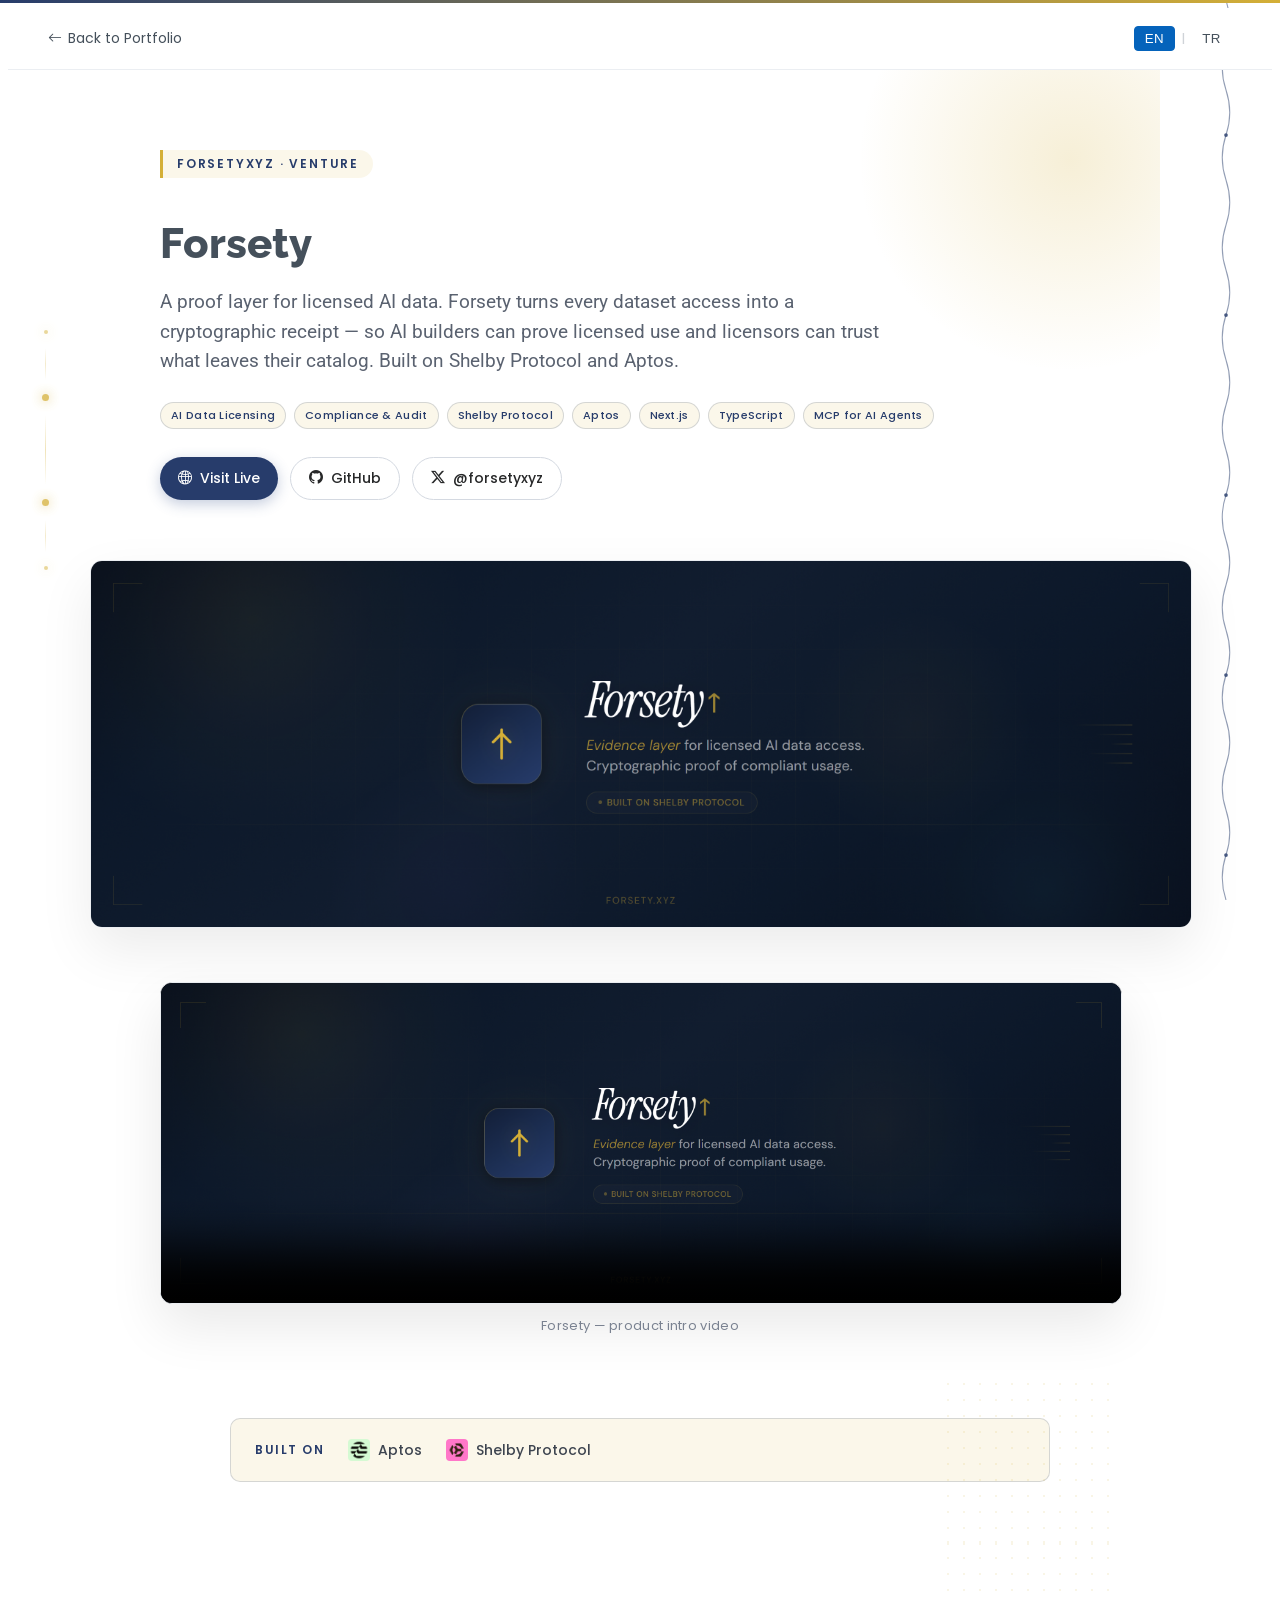
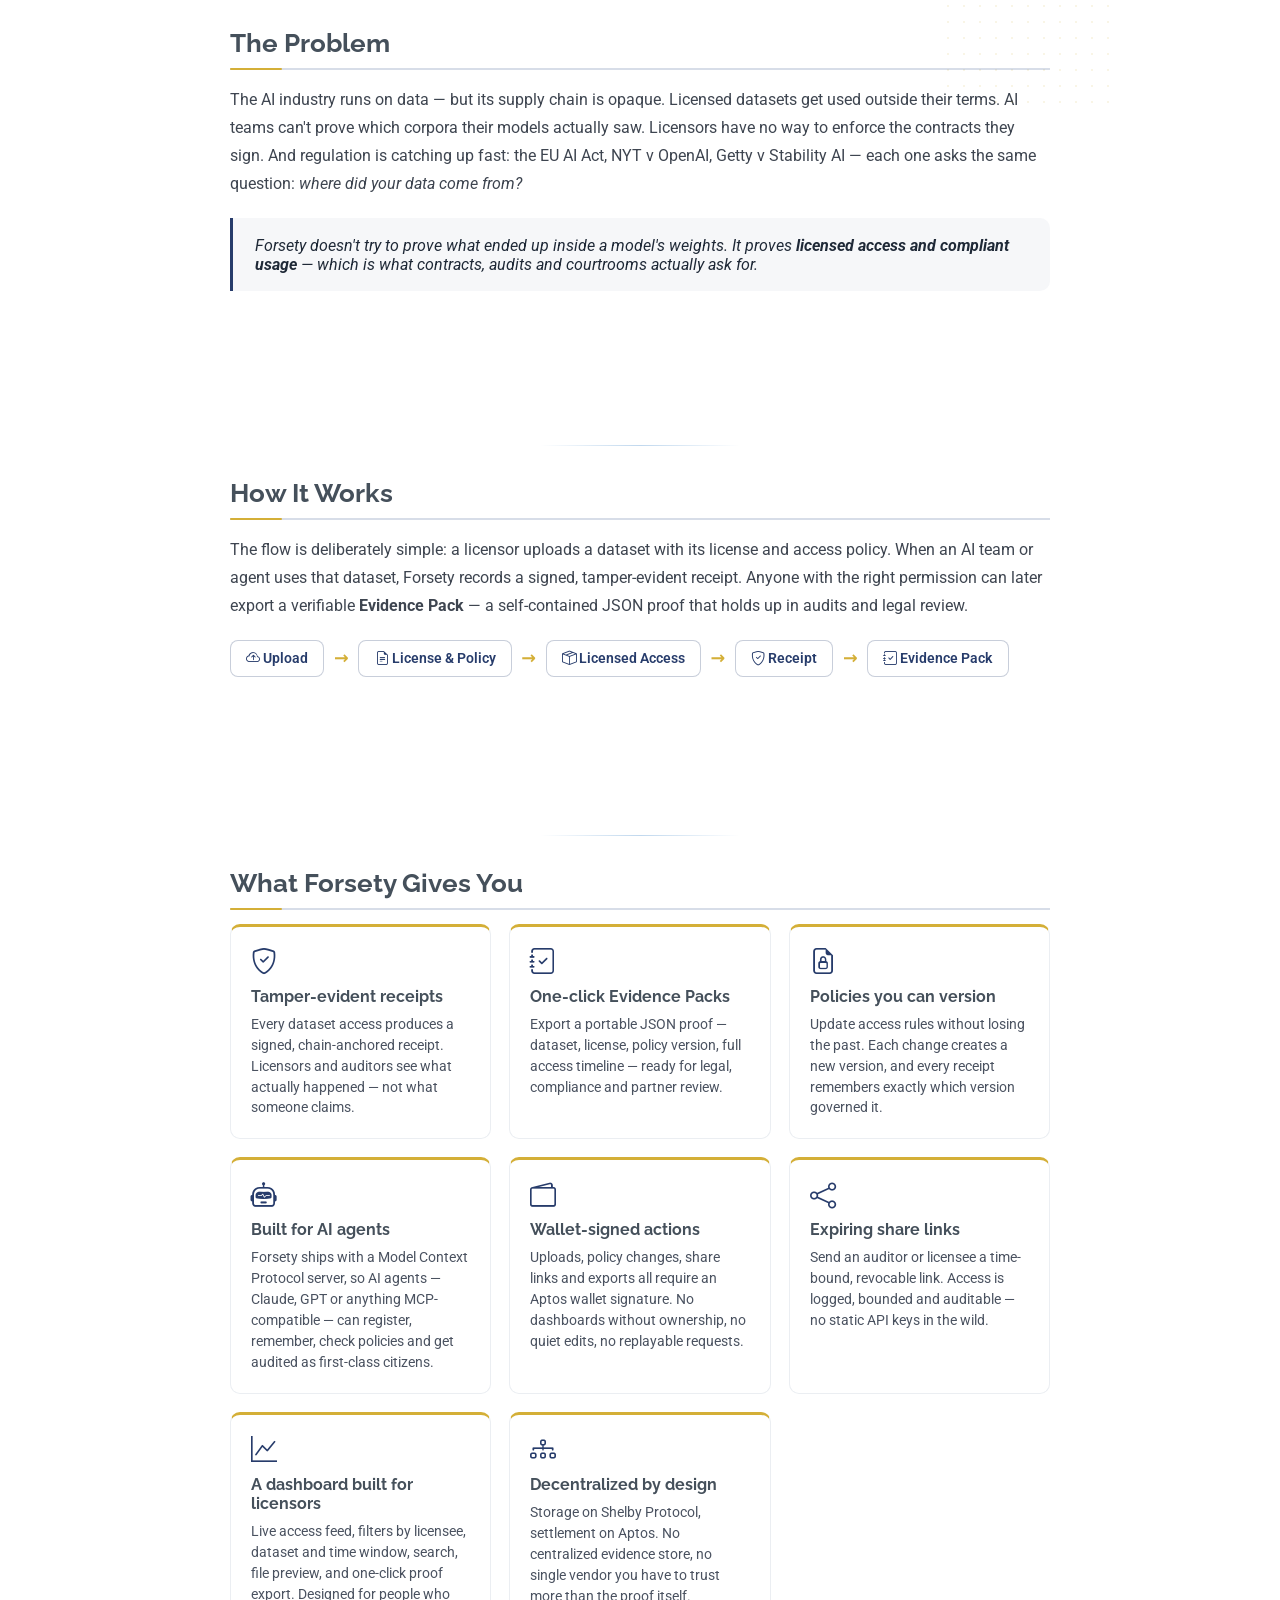
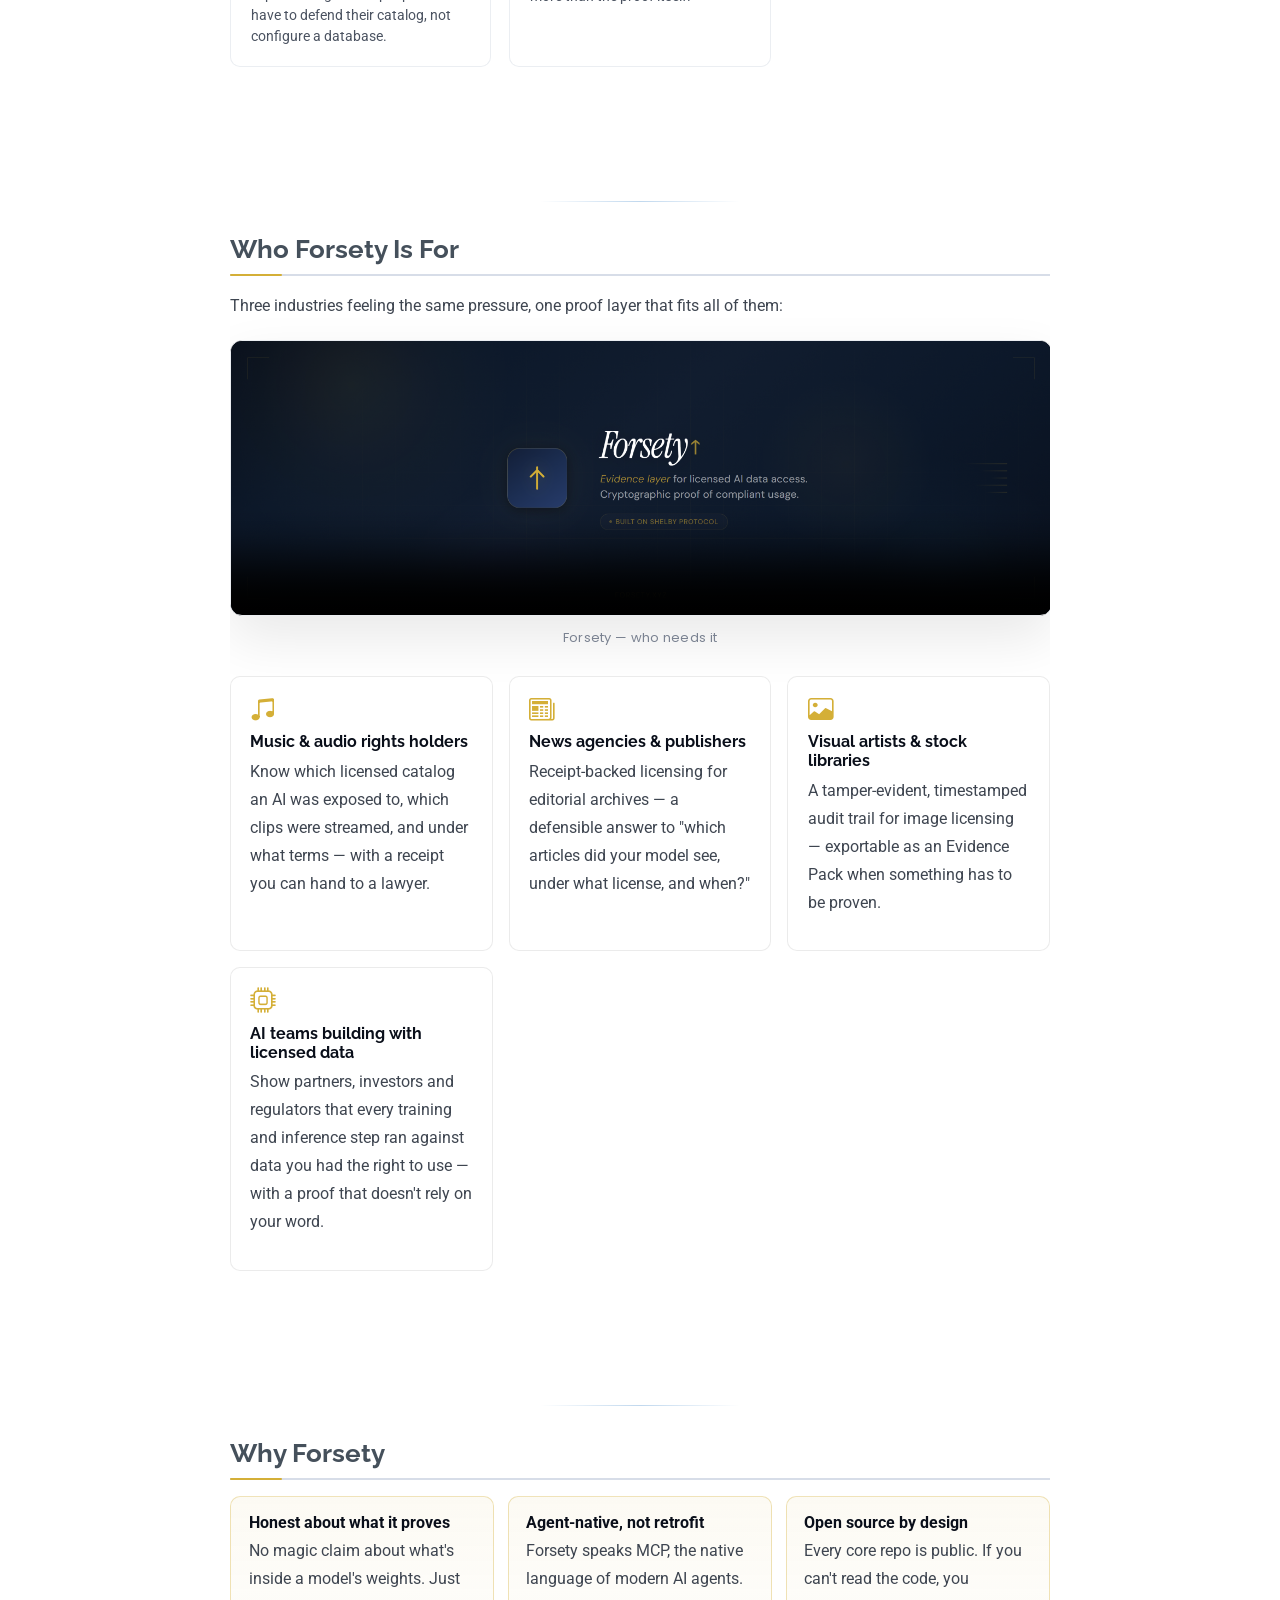
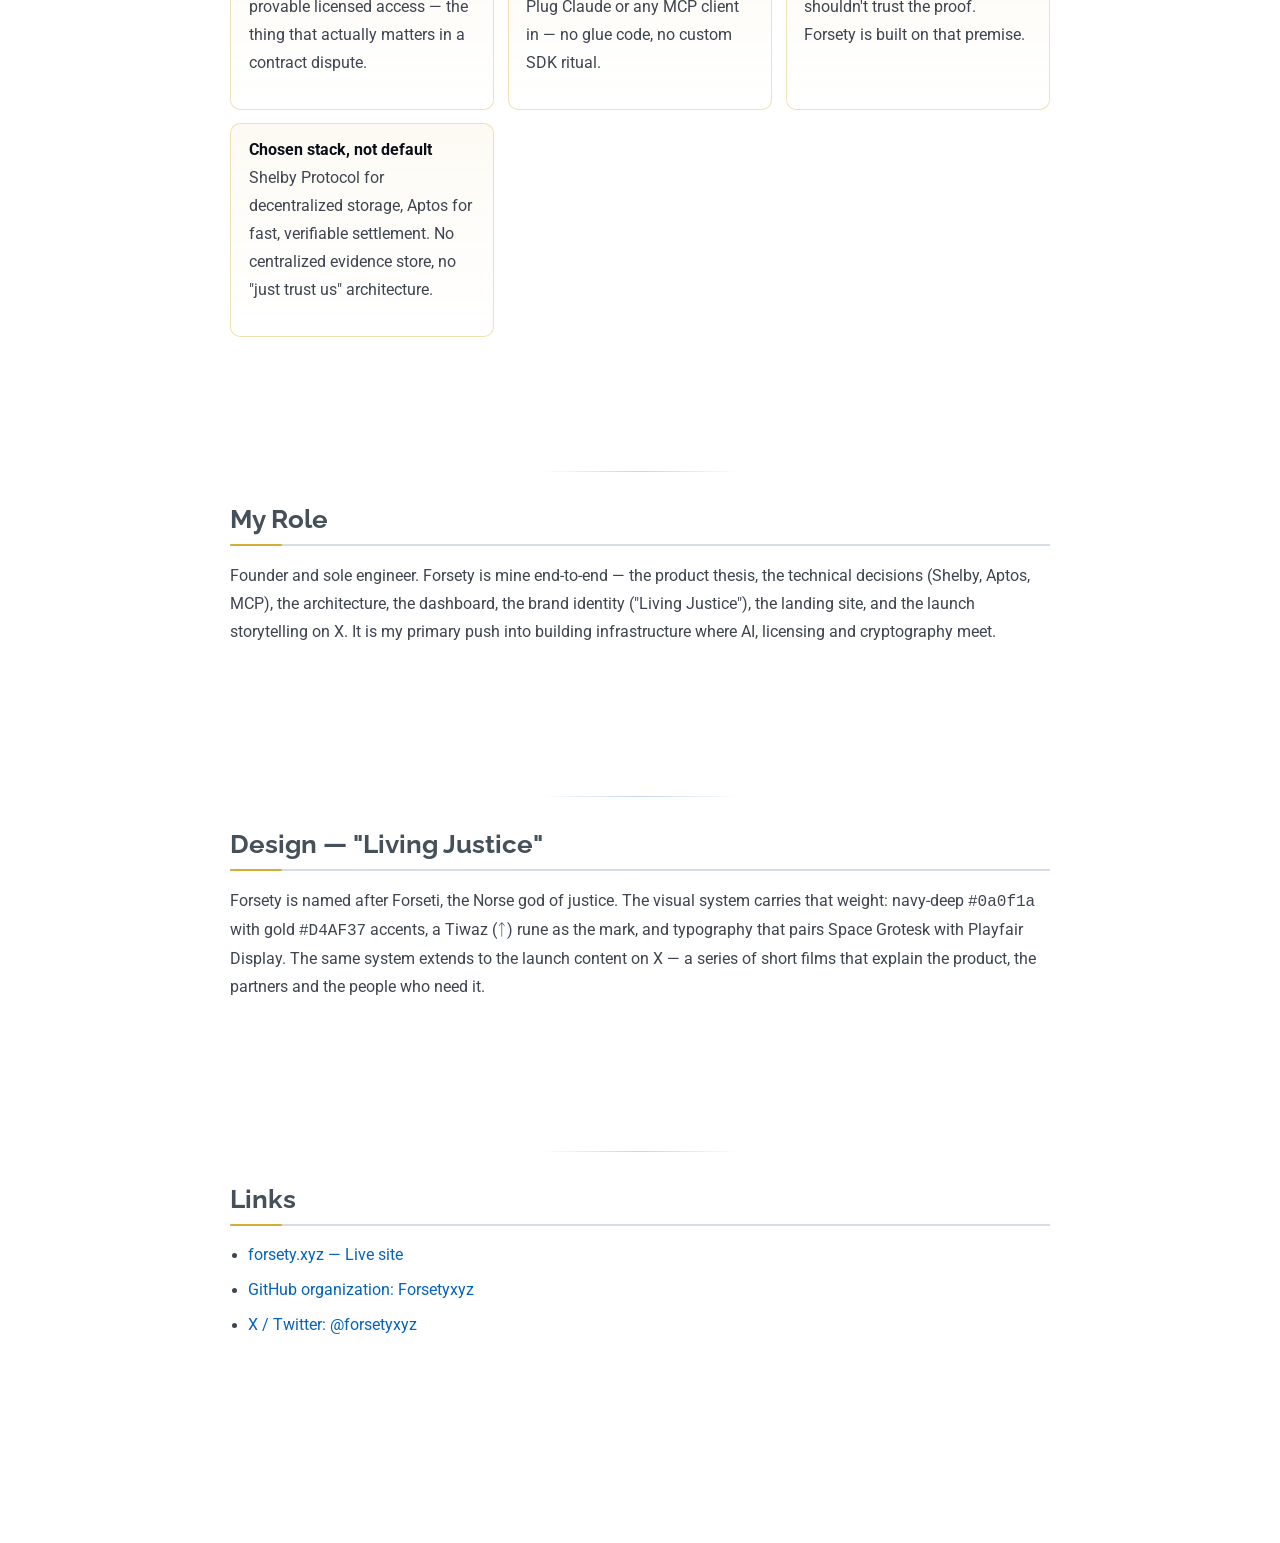
<file: ventures/forsety.html>
<!DOCTYPE html>
<html lang="en" data-lang="en">

<head>
    <meta charset="utf-8">
    <meta content="width=device-width, initial-scale=1.0" name="viewport">
    <title>Forsety — Proof Layer for Licensed AI Data · Muhammet Eren Karakuş</title>
    <meta name="description"
        content="Forsety turns every dataset access into a cryptographic receipt — so AI builders can prove licensed use and licensors can trust what leaves their catalog.">

    <meta property="og:title" content="Forsety — Proof Layer for Licensed AI Data">
    <meta property="og:description"
        content="A cryptographic receipt for every dataset access. Built on Shelby Protocol and Aptos.">
    <meta property="og:image"
        content="https://merenkarakus.com/MyResume-1.0.0/assets/img/ventures/forsety-hero.png">
    <meta property="og:url" content="https://merenkarakus.com/ventures/forsety.html">

    <link href="/MyResume-1.0.0/assets/img/logoFoto.png" rel="icon">

    <!-- Fonts -->
    <link href="https://fonts.googleapis.com" rel="preconnect">
    <link href="https://fonts.gstatic.com" rel="preconnect" crossorigin>
    <link
        href="https://fonts.googleapis.com/css2?family=Roboto:wght@300;400;500;700&family=Poppins:wght@400;500;600;700&family=Raleway:wght@500;600;700;800&display=swap"
        rel="stylesheet">

    <!-- Styles -->
    <link href="/MyResume-1.0.0/assets/vendor/bootstrap-icons/bootstrap-icons.css" rel="stylesheet">
    <link href="/MyResume-1.0.0/assets/vendor/aos/aos.css" rel="stylesheet">
    <link href="/MyResume-1.0.0/assets/css/main.css" rel="stylesheet">
    <link href="/MyResume-1.0.0/assets/css/custom.css" rel="stylesheet">

    <style>
        /* Forsety case-study inline styles */
        .fs-quote {
            margin: 1.25rem 0;
            padding: 1.1rem 1.35rem;
            border-left: 3px solid #273C6B;
            background: rgba(39, 60, 107, 0.04);
            font-style: italic;
            color: #1f2937;
            border-radius: 0 10px 10px 0;
            font-size: 1.02rem;
        }
        .fs-flow {
            display: flex;
            flex-wrap: wrap;
            gap: 0.6rem;
            align-items: center;
            margin: 1.25rem 0 1.5rem;
            font-size: 0.9rem;
        }
        .fs-flow-step {
            padding: 0.55rem 0.95rem;
            border: 1px solid rgba(39, 60, 107, 0.25);
            border-radius: 8px;
            background: #fff;
            color: #273C6B;
            font-weight: 600;
        }
        .fs-flow-arrow {
            color: #D4AF37;
            font-weight: 700;
            font-size: 1.1rem;
        }
        .fs-users {
            display: grid;
            grid-template-columns: repeat(auto-fit, minmax(260px, 1fr));
            gap: 1rem;
            margin-top: 1rem;
        }
        .fs-user-card {
            padding: 1.1rem 1.2rem;
            border: 1px solid rgba(0, 0, 0, 0.08);
            border-radius: 10px;
            background: #fff;
        }
        .fs-user-card .fs-user-icon {
            font-size: 1.6rem;
            color: #D4AF37;
            margin-bottom: 0.5rem;
            display: block;
        }
        .fs-user-card h5 {
            margin: 0 0 0.4rem;
            color: #0a0f1a;
            font-size: 1rem;
        }
        .fs-user-card p {
            margin: 0;
            font-size: 0.94rem;
            color: #4b5563;
            line-height: 1.55;
        }
        .fs-diff {
            display: grid;
            grid-template-columns: repeat(auto-fit, minmax(240px, 1fr));
            gap: 0.85rem;
            margin-top: 1rem;
        }
        .fs-diff-item {
            padding: 1rem 1.1rem;
            border: 1px solid rgba(212, 175, 55, 0.35);
            border-radius: 10px;
            background: linear-gradient(180deg, rgba(212, 175, 55, 0.06), transparent);
        }
        .fs-diff-item strong {
            display: block;
            color: #0a0f1a;
            margin-bottom: 0.3rem;
        }
        .fs-diff-item p {
            margin: 0;
            font-size: 0.93rem;
            color: #4b5563;
        }
    </style>
</head>

<body class="case-study brand-forsety">

    <div class="side-ornament side-ornament-left" aria-hidden="true">
        <span class="orn-dot sm"></span>
        <span class="orn-line short"></span>
        <span class="orn-dot"></span>
        <span class="orn-line"></span>
        <span class="orn-dot"></span>
        <span class="orn-line short"></span>
        <span class="orn-dot sm"></span>
    </div>
    <div class="side-ornament side-ornament-right" aria-hidden="true">
        <svg class="wavy-rail" viewBox="0 0 24 1200"
            preserveAspectRatio="xMidYMid meet" xmlns="http://www.w3.org/2000/svg">
            <path d="M12 0 Q 22 30 12 60 T 12 120 T 12 180 T 12 240 T 12 300 T 12 360 T 12 420 T 12 480 T 12 540 T 12 600 T 12 660 T 12 720 T 12 780 T 12 840 T 12 900 T 12 960 T 12 1020 T 12 1080 T 12 1140 T 12 1200"
                stroke="currentColor" stroke-width="1.4" fill="none" opacity="0.5" />
            <circle cx="12" cy="180"  r="2.5" fill="currentColor" opacity="0.8"/>
            <circle cx="12" cy="420"  r="2.5" fill="currentColor" opacity="0.8"/>
            <circle cx="12" cy="660"  r="2.5" fill="currentColor" opacity="0.8"/>
            <circle cx="12" cy="900"  r="2.5" fill="currentColor" opacity="0.8"/>
            <circle cx="12" cy="1140" r="2.5" fill="currentColor" opacity="0.8"/>
        </svg>
    </div>

    <nav class="case-nav">
        <a href="/#ventures" class="back">
            <i class="bi bi-arrow-left"></i>
            <span lang="en">Back to Portfolio</span>
            <span lang="tr">Portfolyoya Dön</span>
        </a>
        <div class="lang-switcher" id="langSwitcher"
            style="position: static; margin: 0;">
            <button class="lang-btn" data-lang-target="en">EN</button>
            <span class="lang-sep">|</span>
            <button class="lang-btn" data-lang-target="tr">TR</button>
        </div>
    </nav>

    <header class="case-hero">
        <div class="case-tag">Forsetyxyz · Venture</div>
        <h1>Forsety</h1>
        <p class="case-subtitle" lang="en">
            A proof layer for licensed AI data. Forsety turns every dataset
            access into a cryptographic receipt — so AI builders can prove
            licensed use and licensors can trust what leaves their catalog.
            Built on Shelby Protocol and Aptos.
        </p>
        <p class="case-subtitle" lang="tr">
            Lisanslı AI verisi için bir kanıt katmanı. Forsety her veri seti
            erişimini kriptografik bir makbuza dönüştürür — AI geliştiricileri
            lisanslı kullanımı kanıtlayabilir, lisansörler kataloglarından
            çıkan her şeye güvenebilir. Shelby Protocol ve Aptos üzerine inşa
            edildi.
        </p>

        <div class="case-badges">
            <span class="venture-badge">AI Data Licensing</span>
            <span class="venture-badge">Compliance &amp; Audit</span>
            <span class="venture-badge">Shelby Protocol</span>
            <span class="venture-badge">Aptos</span>
            <span class="venture-badge">Next.js</span>
            <span class="venture-badge">TypeScript</span>
            <span class="venture-badge">MCP for AI Agents</span>
        </div>

        <div class="case-links">
            <a href="https://forsety.xyz/" target="_blank" class="primary">
                <i class="bi bi-globe2"></i>
                <span lang="en">Visit Live</span>
                <span lang="tr">Canlı Siteyi Ziyaret Et</span>
            </a>
            <a href="https://github.com/Forsetyxyz" target="_blank" class="secondary">
                <i class="bi bi-github"></i> GitHub
            </a>
            <a href="https://x.com/forsetyxyz" target="_blank" class="secondary">
                <i class="bi bi-twitter-x"></i> @forsetyxyz
            </a>
        </div>
    </header>

    <div class="case-hero-media" data-aos="fade-up">
        <img src="/MyResume-1.0.0/assets/img/ventures/forsety-hero.png"
            alt="Forsety hero"
            onerror="this.style.display='none';">
    </div>

    <div class="case-video" data-aos="fade-up">
        <video controls preload="metadata" playsinline muted
            poster="/MyResume-1.0.0/assets/img/ventures/forsety-hero.png">
            <source src="/MyResume-1.0.0/assets/video/forsety-intro.mp4" type="video/mp4">
        </video>
        <div class="video-caption" lang="en">Forsety — product intro video</div>
        <div class="video-caption" lang="tr">Forsety — ürün tanıtım videosu</div>
    </div>

    <!-- Ecosystem strip: Aptos + Shelby -->
    <div class="case-body" style="padding-bottom: 0;">
        <div class="ecosystem-strip" data-aos="fade-up">
            <span class="eco-label" lang="en">Built on</span>
            <span class="eco-label" lang="tr">Üzerine inşa edildi</span>
            <a class="eco-item" href="https://aptoslabs.com/" target="_blank" rel="noopener">
                <img src="/MyResume-1.0.0/assets/img/ventures/forsety/aptos-logo.png" alt="Aptos">
                <span>Aptos</span>
            </a>
            <a class="eco-item" href="https://shelby.xyz/" target="_blank" rel="noopener">
                <img src="/MyResume-1.0.0/assets/img/ventures/forsety/shelby-logo.jpg" alt="Shelby Protocol">
                <span>Shelby Protocol</span>
            </a>
        </div>
    </div>

    <main class="case-body">

        <!-- The Problem -->
        <section data-aos="fade-up">
            <h2 lang="en">The Problem</h2>
            <h2 lang="tr">Problem</h2>
            <p lang="en">
                The AI industry runs on data — but its supply chain is opaque.
                Licensed datasets get used outside their terms. AI teams can't
                prove which corpora their models actually saw. Licensors have no
                way to enforce the contracts they sign. And regulation is
                catching up fast: the EU AI Act, NYT v OpenAI, Getty v Stability
                AI — each one asks the same question:
                <em>where did your data come from?</em>
            </p>
            <p lang="tr">
                AI endüstrisi veri üstüne kurulu — fakat tedarik zinciri şeffaf
                değil. Lisanslı veri setleri kapsam dışında kullanılıyor. AI
                ekipleri modellerinin gerçekten hangi korpusa dokunduğunu
                kanıtlayamıyor. Lisansörlerin imzaladıkları sözleşmeleri
                uygulayacak bir yolu yok. Regülasyon da hızla yetişiyor: EU AI
                Act, NYT v OpenAI, Getty v Stability AI — hepsi aynı soruyu
                soruyor: <em>bu veri nereden geldi?</em>
            </p>
            <div class="fs-quote" lang="en">
                Forsety doesn't try to prove what ended up inside a model's
                weights. It proves <strong>licensed access and compliant
                usage</strong> — which is what contracts, audits and courtrooms
                actually ask for.
            </div>
            <div class="fs-quote" lang="tr">
                Forsety, modelin ağırlıklarında ne kaldığını kanıtlamaya
                çalışmaz. Kanıtladığı şey <strong>lisanslı erişim ve uyumlu
                kullanımdır</strong> — sözleşmelerin, denetimlerin ve
                mahkemelerin gerçekten sorduğu şey.
            </div>
        </section>

        <!-- How it works -->
        <section data-aos="fade-up">
            <h2 lang="en">How It Works</h2>
            <h2 lang="tr">Nasıl Çalışır</h2>
            <p lang="en">
                The flow is deliberately simple: a licensor uploads a dataset
                with its license and access policy. When an AI team or agent
                uses that dataset, Forsety records a signed, tamper-evident
                receipt. Anyone with the right permission can later export a
                verifiable <strong>Evidence Pack</strong> — a self-contained
                JSON proof that holds up in audits and legal review.
            </p>
            <p lang="tr">
                Akış bilinçli olarak sade: bir lisansör veri setini, lisansı ve
                erişim politikasıyla birlikte yükler. Bir AI ekibi veya agent
                o veri setini kullandığında, Forsety imzalı, müdahaleye karşı
                korumalı bir makbuz oluşturur. Yetkisi olan herkes daha sonra
                doğrulanabilir bir <strong>Evidence Pack</strong> dışa
                aktarabilir — denetim ve hukuki incelemede ayakta kalan,
                kendi kendine yeten bir JSON kanıt.
            </p>

            <div class="fs-flow">
                <span class="fs-flow-step"><i class="bi bi-cloud-arrow-up"></i> Upload</span>
                <span class="fs-flow-arrow">&rarr;</span>
                <span class="fs-flow-step"><i class="bi bi-file-earmark-text"></i> License &amp; Policy</span>
                <span class="fs-flow-arrow">&rarr;</span>
                <span class="fs-flow-step"><i class="bi bi-box-seam"></i> Licensed Access</span>
                <span class="fs-flow-arrow">&rarr;</span>
                <span class="fs-flow-step"><i class="bi bi-shield-check"></i> Receipt</span>
                <span class="fs-flow-arrow">&rarr;</span>
                <span class="fs-flow-step"><i class="bi bi-journal-check"></i> Evidence Pack</span>
            </div>
        </section>

        <!-- Key Features -->
        <section data-aos="fade-up">
            <h2 lang="en">What Forsety Gives You</h2>
            <h2 lang="tr">Forsety Ne Kazandırır</h2>
            <div class="feature-grid">
                <div class="feature-card" data-aos="fade-up">
                    <div class="feature-icon"><i class="bi bi-shield-check"></i></div>
                    <h4 lang="en">Tamper-evident receipts</h4>
                    <h4 lang="tr">Müdahaleye karşı makbuzlar</h4>
                    <p lang="en">Every dataset access produces a signed,
                        chain-anchored receipt. Licensors and auditors see
                        what actually happened — not what someone claims.</p>
                    <p lang="tr">Her veri seti erişimi imzalı, zincir üstüne
                        sabitlenmiş bir makbuz üretir. Lisansörler ve denetçiler
                        iddia edileni değil, gerçekten olanı görür.</p>
                </div>
                <div class="feature-card" data-aos="fade-up">
                    <div class="feature-icon"><i class="bi bi-journal-check"></i></div>
                    <h4 lang="en">One-click Evidence Packs</h4>
                    <h4 lang="tr">Tek tık Evidence Pack'ler</h4>
                    <p lang="en">Export a portable JSON proof — dataset,
                        license, policy version, full access timeline — ready
                        for legal, compliance and partner review.</p>
                    <p lang="tr">Taşınabilir bir JSON kanıt dışa aktar — veri
                        seti, lisans, policy sürümü, tam erişim timeline'ı —
                        hukuk, uyumluluk ve partner incelemesine hazır.</p>
                </div>
                <div class="feature-card" data-aos="fade-up">
                    <div class="feature-icon"><i class="bi bi-file-earmark-lock"></i></div>
                    <h4 lang="en">Policies you can version</h4>
                    <h4 lang="tr">Versiyonlayabildiğin policy'ler</h4>
                    <p lang="en">Update access rules without losing the past.
                        Each change creates a new version, and every receipt
                        remembers exactly which version governed it.</p>
                    <p lang="tr">Erişim kurallarını geçmişi kaybetmeden
                        güncelle. Her değişiklik yeni bir versiyon yaratır ve
                        her makbuz hangi versiyonun geçerli olduğunu hatırlar.</p>
                </div>
                <div class="feature-card" data-aos="fade-up">
                    <div class="feature-icon"><i class="bi bi-robot"></i></div>
                    <h4 lang="en">Built for AI agents</h4>
                    <h4 lang="tr">AI agent'lar için tasarlandı</h4>
                    <p lang="en">Forsety ships with a Model Context Protocol
                        server, so AI agents — Claude, GPT or anything
                        MCP-compatible — can register, remember, check policies
                        and get audited as first-class citizens.</p>
                    <p lang="tr">Forsety bir Model Context Protocol sunucusuyla
                        gelir, böylece AI agent'lar — Claude, GPT veya MCP uyumlu
                        herhangi biri — birinci sınıf katılımcı olarak kayıt
                        olabilir, hatırlayabilir, policy kontrol edebilir ve
                        audit edilebilir.</p>
                </div>
                <div class="feature-card" data-aos="fade-up">
                    <div class="feature-icon"><i class="bi bi-wallet2"></i></div>
                    <h4 lang="en">Wallet-signed actions</h4>
                    <h4 lang="tr">Cüzdan imzalı eylemler</h4>
                    <p lang="en">Uploads, policy changes, share links and
                        exports all require an Aptos wallet signature. No
                        dashboards without ownership, no quiet edits, no
                        replayable requests.</p>
                    <p lang="tr">Yüklemeler, policy değişiklikleri, share
                        link'ler ve dışa aktarımlar hepsi Aptos cüzdan imzası
                        gerektirir. Sahiplik olmadan dashboard yok, sessiz
                        düzenleme yok, tekrarlanabilir istek yok.</p>
                </div>
                <div class="feature-card" data-aos="fade-up">
                    <div class="feature-icon"><i class="bi bi-share"></i></div>
                    <h4 lang="en">Expiring share links</h4>
                    <h4 lang="tr">Süresi dolan share link'ler</h4>
                    <p lang="en">Send an auditor or licensee a time-bound,
                        revocable link. Access is logged, bounded and
                        auditable — no static API keys in the wild.</p>
                    <p lang="tr">Bir denetçiye veya lisans alana zaman sınırlı,
                        iptal edilebilir bir link gönder. Erişim loglanır,
                        sınırlıdır ve denetlenebilir — ortalıkta dolaşan statik
                        API key yok.</p>
                </div>
                <div class="feature-card" data-aos="fade-up">
                    <div class="feature-icon"><i class="bi bi-graph-up"></i></div>
                    <h4 lang="en">A dashboard built for licensors</h4>
                    <h4 lang="tr">Lisansörler için dashboard</h4>
                    <p lang="en">Live access feed, filters by licensee,
                        dataset and time window, search, file preview, and
                        one-click proof export. Designed for people who have
                        to defend their catalog, not configure a database.</p>
                    <p lang="tr">Canlı erişim akışı; lisans alan, veri seti ve
                        zaman penceresi filtreleri; arama, dosya önizleme ve
                        tek tık kanıt dışa aktarımı. Veritabanı ayarlamak için
                        değil, kataloğunu savunmak zorunda olan insanlar için
                        tasarlandı.</p>
                </div>
                <div class="feature-card" data-aos="fade-up">
                    <div class="feature-icon"><i class="bi bi-diagram-3"></i></div>
                    <h4 lang="en">Decentralized by design</h4>
                    <h4 lang="tr">Tasarım gereği dağıtık</h4>
                    <p lang="en">Storage on Shelby Protocol, settlement on
                        Aptos. No centralized evidence store, no single vendor
                        you have to trust more than the proof itself.</p>
                    <p lang="tr">Shelby Protocol üzerinde depolama, Aptos
                        üzerinde settlement. Merkezi evidence store yok,
                        kanıtın kendisinden daha fazla güvenmek zorunda
                        olduğun tek bir vendor yok.</p>
                </div>
            </div>
        </section>

        <!-- Who it's for -->
        <section data-aos="fade-up">
            <h2 lang="en">Who Forsety Is For</h2>
            <h2 lang="tr">Forsety Kimin İçin</h2>
            <p lang="en">Three industries feeling the same pressure, one proof
                layer that fits all of them:</p>
            <p lang="tr">Aynı baskıyı hisseden üç endüstri, hepsine uyan tek
                bir kanıt katmanı:</p>

            <div class="case-video" style="margin: 20px 0 28px; padding: 0;" data-aos="fade-up">
                <video controls preload="metadata" playsinline muted
                    poster="/MyResume-1.0.0/assets/img/ventures/forsety-hero.png">
                    <source src="/MyResume-1.0.0/assets/video/forsety-who-needs.mp4" type="video/mp4">
                </video>
                <div class="video-caption" lang="en">Forsety — who needs it</div>
                <div class="video-caption" lang="tr">Forsety — kime gerekli</div>
            </div>

            <div class="fs-users">
                <div class="fs-user-card">
                    <span class="fs-user-icon"><i class="bi bi-music-note-beamed"></i></span>
                    <h5 lang="en">Music &amp; audio rights holders</h5>
                    <h5 lang="tr">Müzik &amp; ses hak sahipleri</h5>
                    <p lang="en">Know which licensed catalog an AI was exposed
                        to, which clips were streamed, and under what terms —
                        with a receipt you can hand to a lawyer.</p>
                    <p lang="tr">Bir AI'nın hangi lisanslı kataloga maruz
                        kaldığını, hangi kliplerin stream edildiğini ve hangi
                        koşullar altında olduğunu bil — bir avukata teslim
                        edebileceğin bir makbuzla.</p>
                </div>
                <div class="fs-user-card">
                    <span class="fs-user-icon"><i class="bi bi-newspaper"></i></span>
                    <h5 lang="en">News agencies &amp; publishers</h5>
                    <h5 lang="tr">Haber ajansları &amp; yayıncılar</h5>
                    <p lang="en">Receipt-backed licensing for editorial
                        archives — a defensible answer to "which articles did
                        your model see, under what license, and when?"</p>
                    <p lang="tr">Editoryal arşivler için makbuz destekli
                        lisanslama — "modelin hangi makaleleri, hangi lisans
                        altında, ne zaman gördü?" sorusuna savunulabilir cevap.</p>
                </div>
                <div class="fs-user-card">
                    <span class="fs-user-icon"><i class="bi bi-image"></i></span>
                    <h5 lang="en">Visual artists &amp; stock libraries</h5>
                    <h5 lang="tr">Görsel sanatçılar &amp; stock kütüphaneleri</h5>
                    <p lang="en">A tamper-evident, timestamped audit trail for
                        image licensing — exportable as an Evidence Pack when
                        something has to be proven.</p>
                    <p lang="tr">Görsel lisanslama için müdahaleye karşı
                        korumalı, timestamp'li bir audit trail — bir şeyin
                        kanıtlanması gerektiğinde Evidence Pack olarak dışa
                        aktarılabilir.</p>
                </div>
                <div class="fs-user-card">
                    <span class="fs-user-icon"><i class="bi bi-cpu"></i></span>
                    <h5 lang="en">AI teams building with licensed data</h5>
                    <h5 lang="tr">Lisanslı veriyle çalışan AI ekipleri</h5>
                    <p lang="en">Show partners, investors and regulators that
                        every training and inference step ran against data you
                        had the right to use — with a proof that doesn't rely
                        on your word.</p>
                    <p lang="tr">Partnerlere, yatırımcılara ve
                        düzenleyicilere her eğitim ve inference adımının
                        kullanma hakkın olan veri üzerinde çalıştığını göster —
                        senin sözüne dayanmayan bir kanıtla.</p>
                </div>
            </div>
        </section>

        <!-- Why different -->
        <section data-aos="fade-up">
            <h2 lang="en">Why Forsety</h2>
            <h2 lang="tr">Neden Forsety</h2>
            <div class="fs-diff">
                <div class="fs-diff-item">
                    <strong lang="en">Honest about what it proves</strong>
                    <strong lang="tr">Ne kanıtladığı konusunda dürüst</strong>
                    <p lang="en">No magic claim about what's inside a model's
                        weights. Just provable licensed access — the thing
                        that actually matters in a contract dispute.</p>
                    <p lang="tr">Modelin ağırlıklarında ne olduğuna dair
                        sihirli bir iddia yok. Sadece kanıtlanabilir lisanslı
                        erişim — sözleşme anlaşmazlığında asıl önemli olan şey.</p>
                </div>
                <div class="fs-diff-item">
                    <strong lang="en">Agent-native, not retrofit</strong>
                    <strong lang="tr">Sonradan değil, agent-native</strong>
                    <p lang="en">Forsety speaks MCP, the native language of
                        modern AI agents. Plug Claude or any MCP client in —
                        no glue code, no custom SDK ritual.</p>
                    <p lang="tr">Forsety modern AI agent'ların native dili olan
                        MCP'yi konuşur. Claude'u veya herhangi bir MCP
                        istemcisini tak — glue code yok, özel SDK ritüeli yok.</p>
                </div>
                <div class="fs-diff-item">
                    <strong lang="en">Open source by design</strong>
                    <strong lang="tr">Tasarım gereği açık kaynak</strong>
                    <p lang="en">Every core repo is public. If you can't read
                        the code, you shouldn't trust the proof. Forsety is
                        built on that premise.</p>
                    <p lang="tr">Her core repo herkese açık. Kodu
                        okuyamıyorsan, kanıta güvenmemelisin. Forsety bu önerme
                        üzerine kurulu.</p>
                </div>
                <div class="fs-diff-item">
                    <strong lang="en">Chosen stack, not default</strong>
                    <strong lang="tr">Varsayılan değil, seçilmiş yığın</strong>
                    <p lang="en">Shelby Protocol for decentralized storage,
                        Aptos for fast, verifiable settlement. No centralized
                        evidence store, no "just trust us" architecture.</p>
                    <p lang="tr">Dağıtık depolama için Shelby Protocol, hızlı
                        ve doğrulanabilir settlement için Aptos. Merkezi
                        evidence store yok, "bize güven" mimarisi yok.</p>
                </div>
            </div>
        </section>

        <!-- My Role -->
        <section data-aos="fade-up">
            <h2 lang="en">My Role</h2>
            <h2 lang="tr">Rolüm</h2>
            <p lang="en">
                Founder and sole engineer. Forsety is mine end-to-end — the
                product thesis, the technical decisions (Shelby, Aptos, MCP),
                the architecture, the dashboard, the brand identity
                ("Living Justice"), the landing site, and the launch
                storytelling on X. It is my primary push into building
                infrastructure where AI, licensing and cryptography meet.
            </p>
            <p lang="tr">
                Kurucu ve tek mühendis. Forsety uçtan uca benim — ürün tezi,
                teknik kararlar (Shelby, Aptos, MCP), mimari, dashboard, marka
                kimliği ("Living Justice"), landing site ve X üzerindeki
                lansman hikayeleri. AI, lisanslama ve kriptografinin buluştuğu
                altyapıyı inşa etme yönündeki birincil çalışmam.
            </p>
        </section>

        <!-- Design -->
        <section data-aos="fade-up">
            <h2 lang="en">Design — "Living Justice"</h2>
            <h2 lang="tr">Tasarım — "Living Justice"</h2>
            <p lang="en">
                Forsety is named after Forseti, the Norse god of justice. The
                visual system carries that weight: navy-deep
                <code>#0a0f1a</code> with gold <code>#D4AF37</code> accents,
                a Tiwaz (ᛏ) rune as the mark, and typography that pairs Space
                Grotesk with Playfair Display. The same system extends to the
                launch content on X — a series of short films that explain
                the product, the partners and the people who need it.
            </p>
            <p lang="tr">
                Forsety adını Norse adalet tanrısı Forseti'den alır. Görsel
                sistem bu ağırlığı taşır: <code>#D4AF37</code> altın aksanlı
                koyu navy <code>#0a0f1a</code>, marka işareti olarak Tiwaz (ᛏ)
                rune'u ve Space Grotesk'u Playfair Display ile eşleyen bir
                tipografi. Aynı sistem X üzerindeki lansman içeriğine uzanır —
                ürünü, partnerleri ve ona ihtiyacı olan insanları anlatan kısa
                filmler serisi.
            </p>
        </section>

        <!-- Links -->
        <section data-aos="fade-up">
            <h2 lang="en">Links</h2>
            <h2 lang="tr">Bağlantılar</h2>
            <ul>
                <li><a href="https://forsety.xyz/" target="_blank">forsety.xyz — Live site</a></li>
                <li><a href="https://github.com/Forsetyxyz" target="_blank">GitHub organization: Forsetyxyz</a></li>
                <li><a href="https://x.com/forsetyxyz" target="_blank">X / Twitter: @forsetyxyz</a></li>
            </ul>
        </section>

    </main>

    <script src="/MyResume-1.0.0/assets/vendor/aos/aos.js"></script>
    <script src="/MyResume-1.0.0/assets/js/i18n.js"></script>

</body>

</html>
</file>
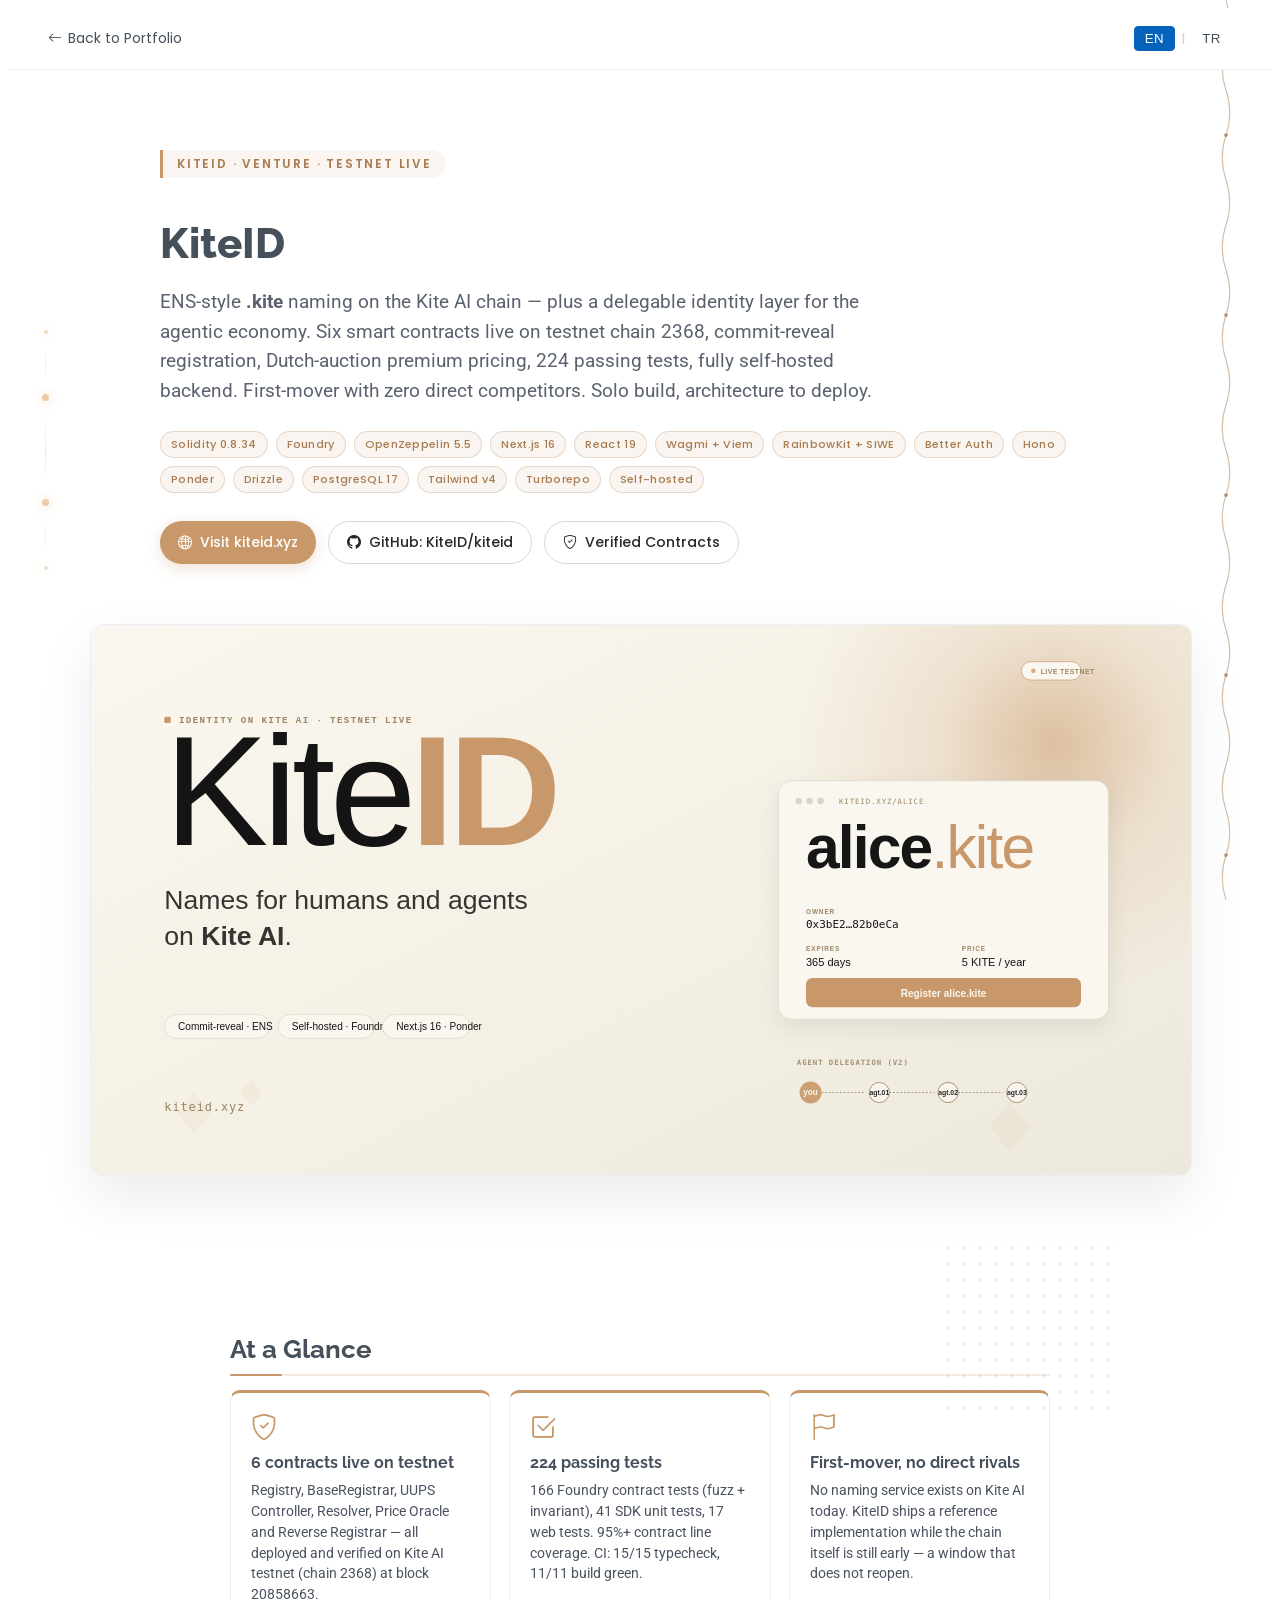
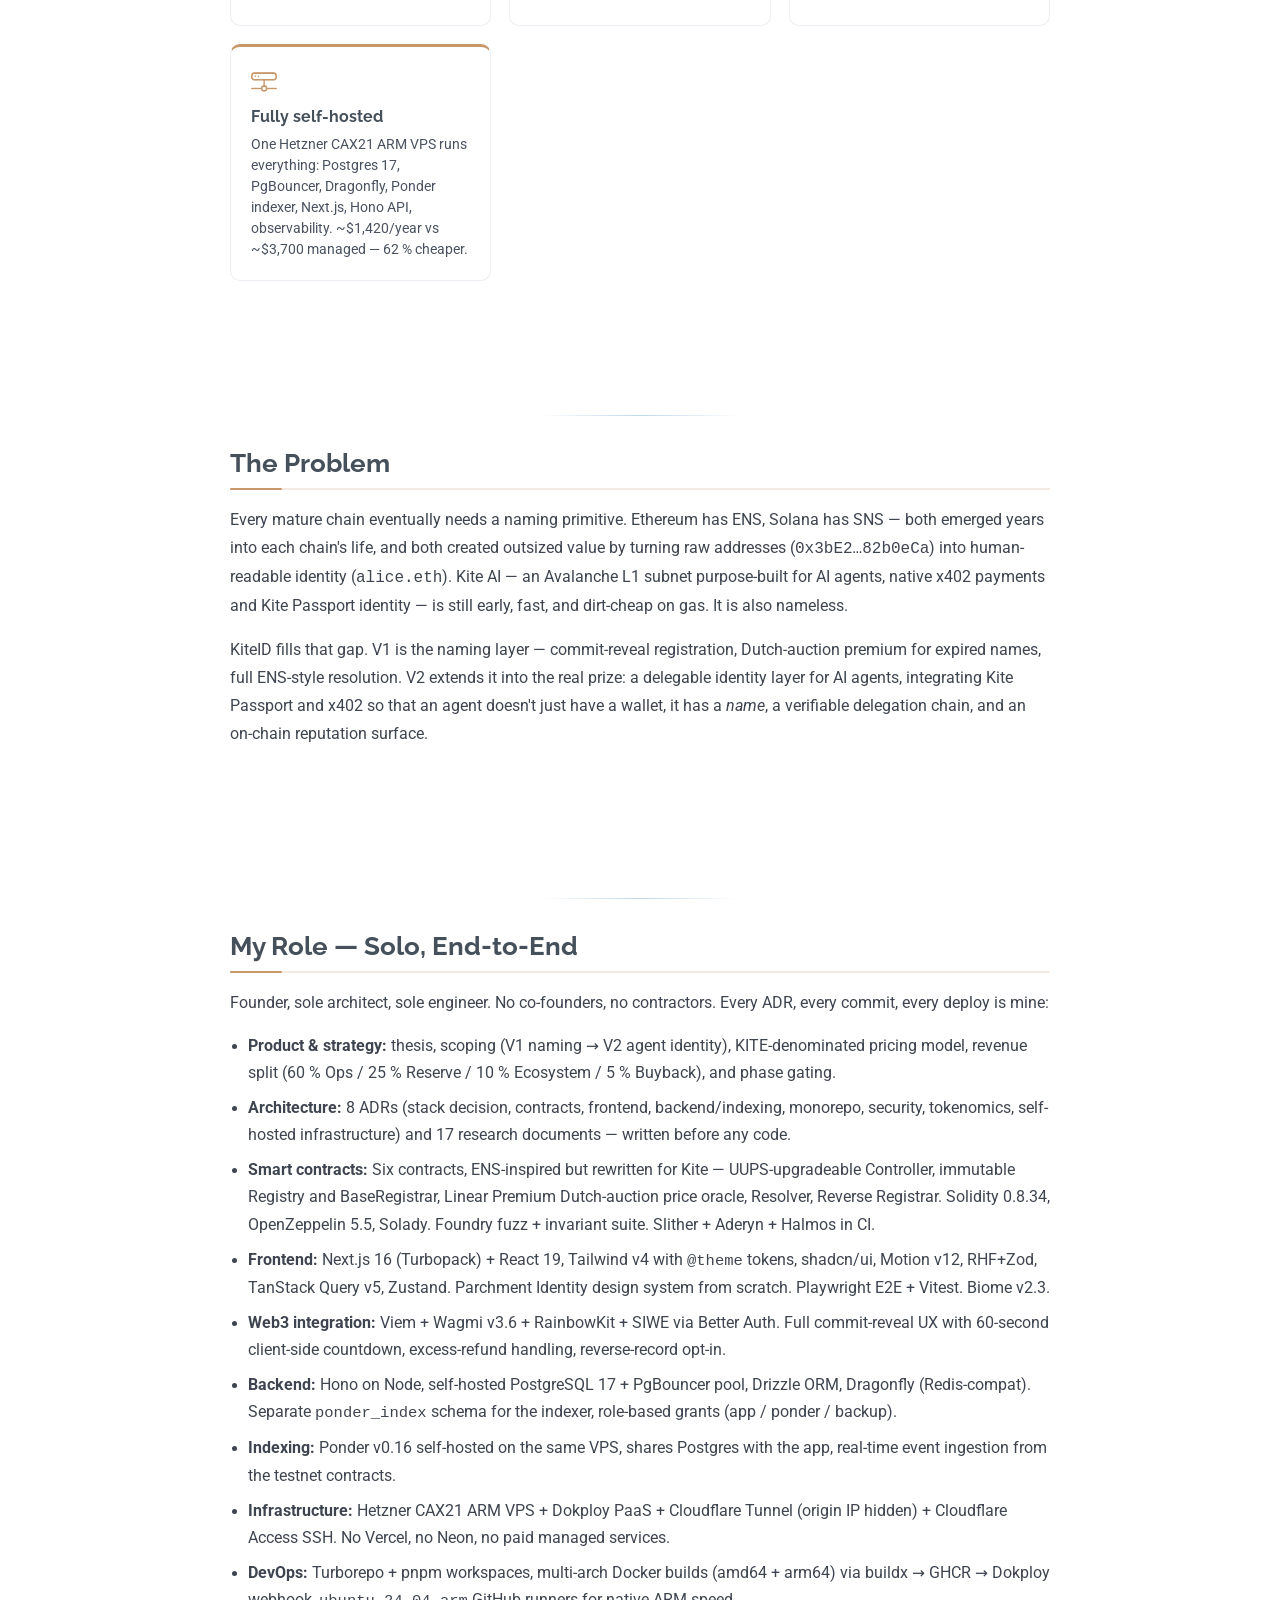
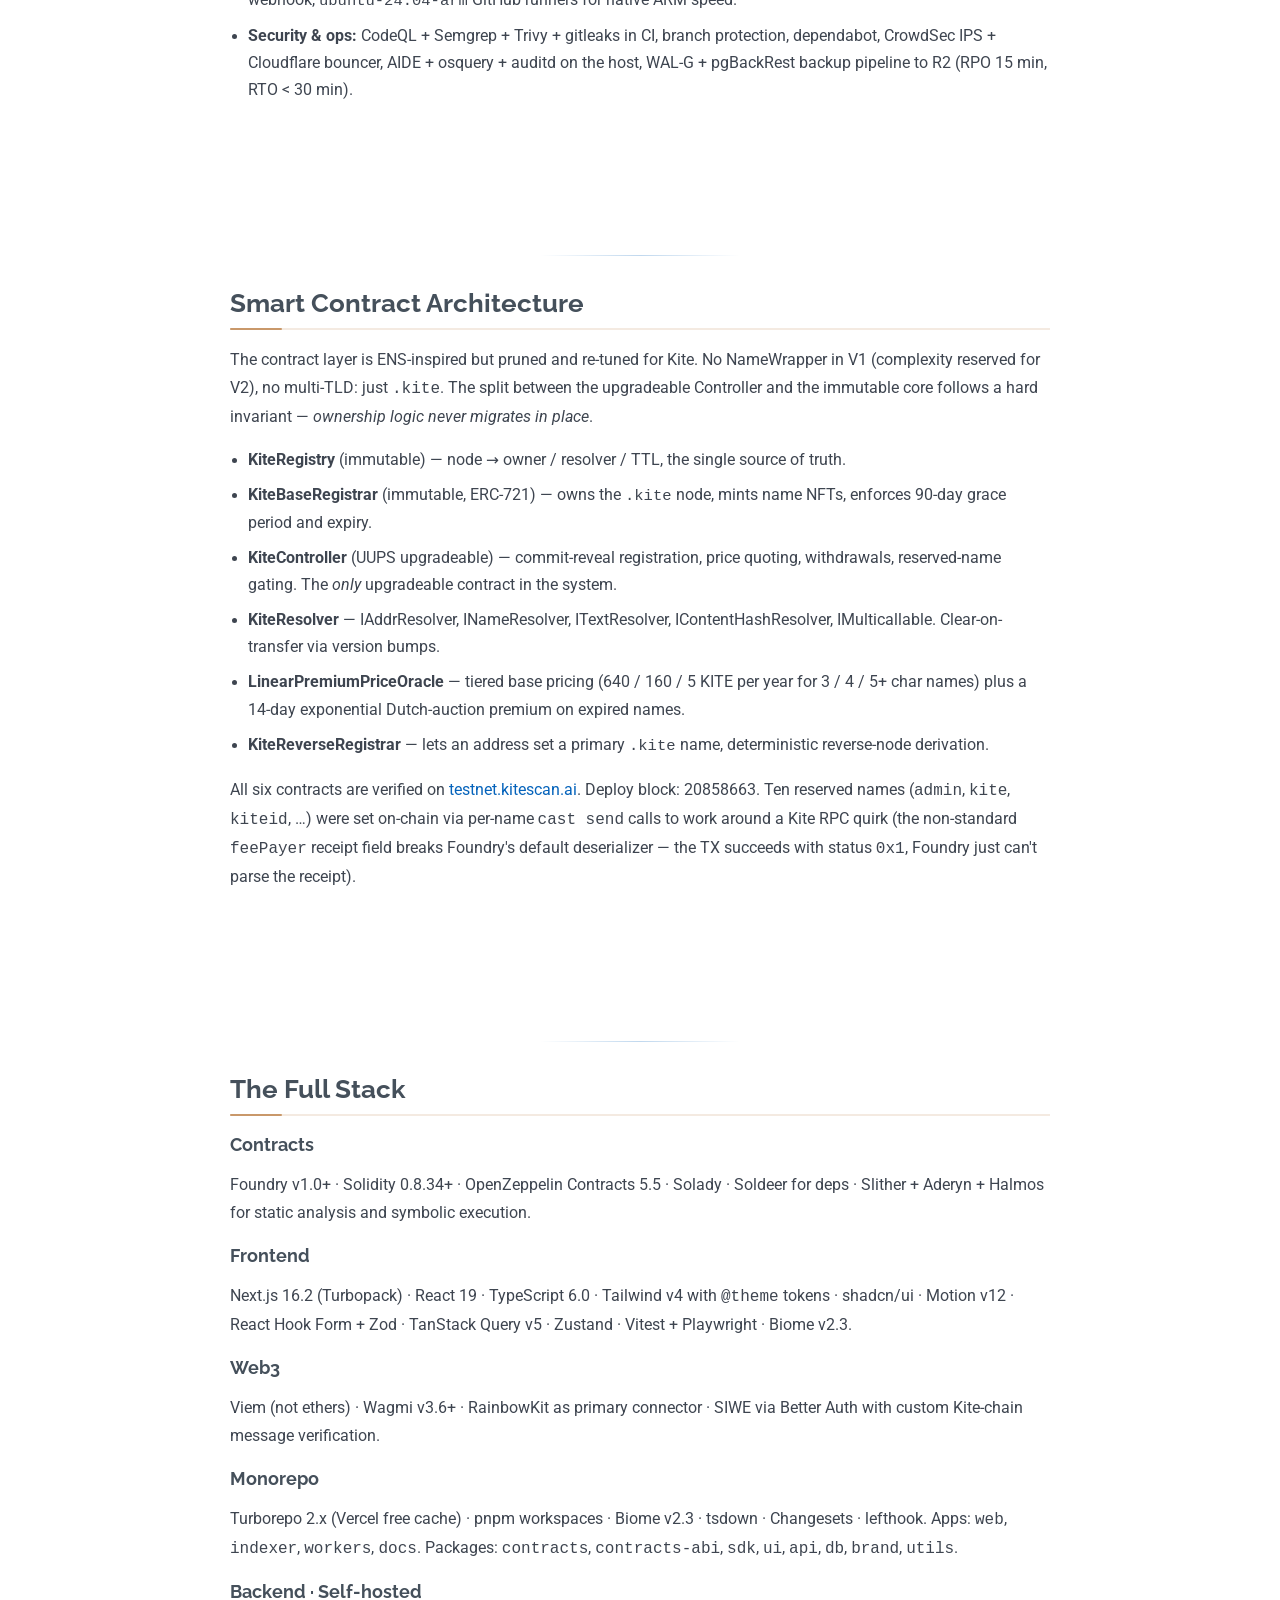
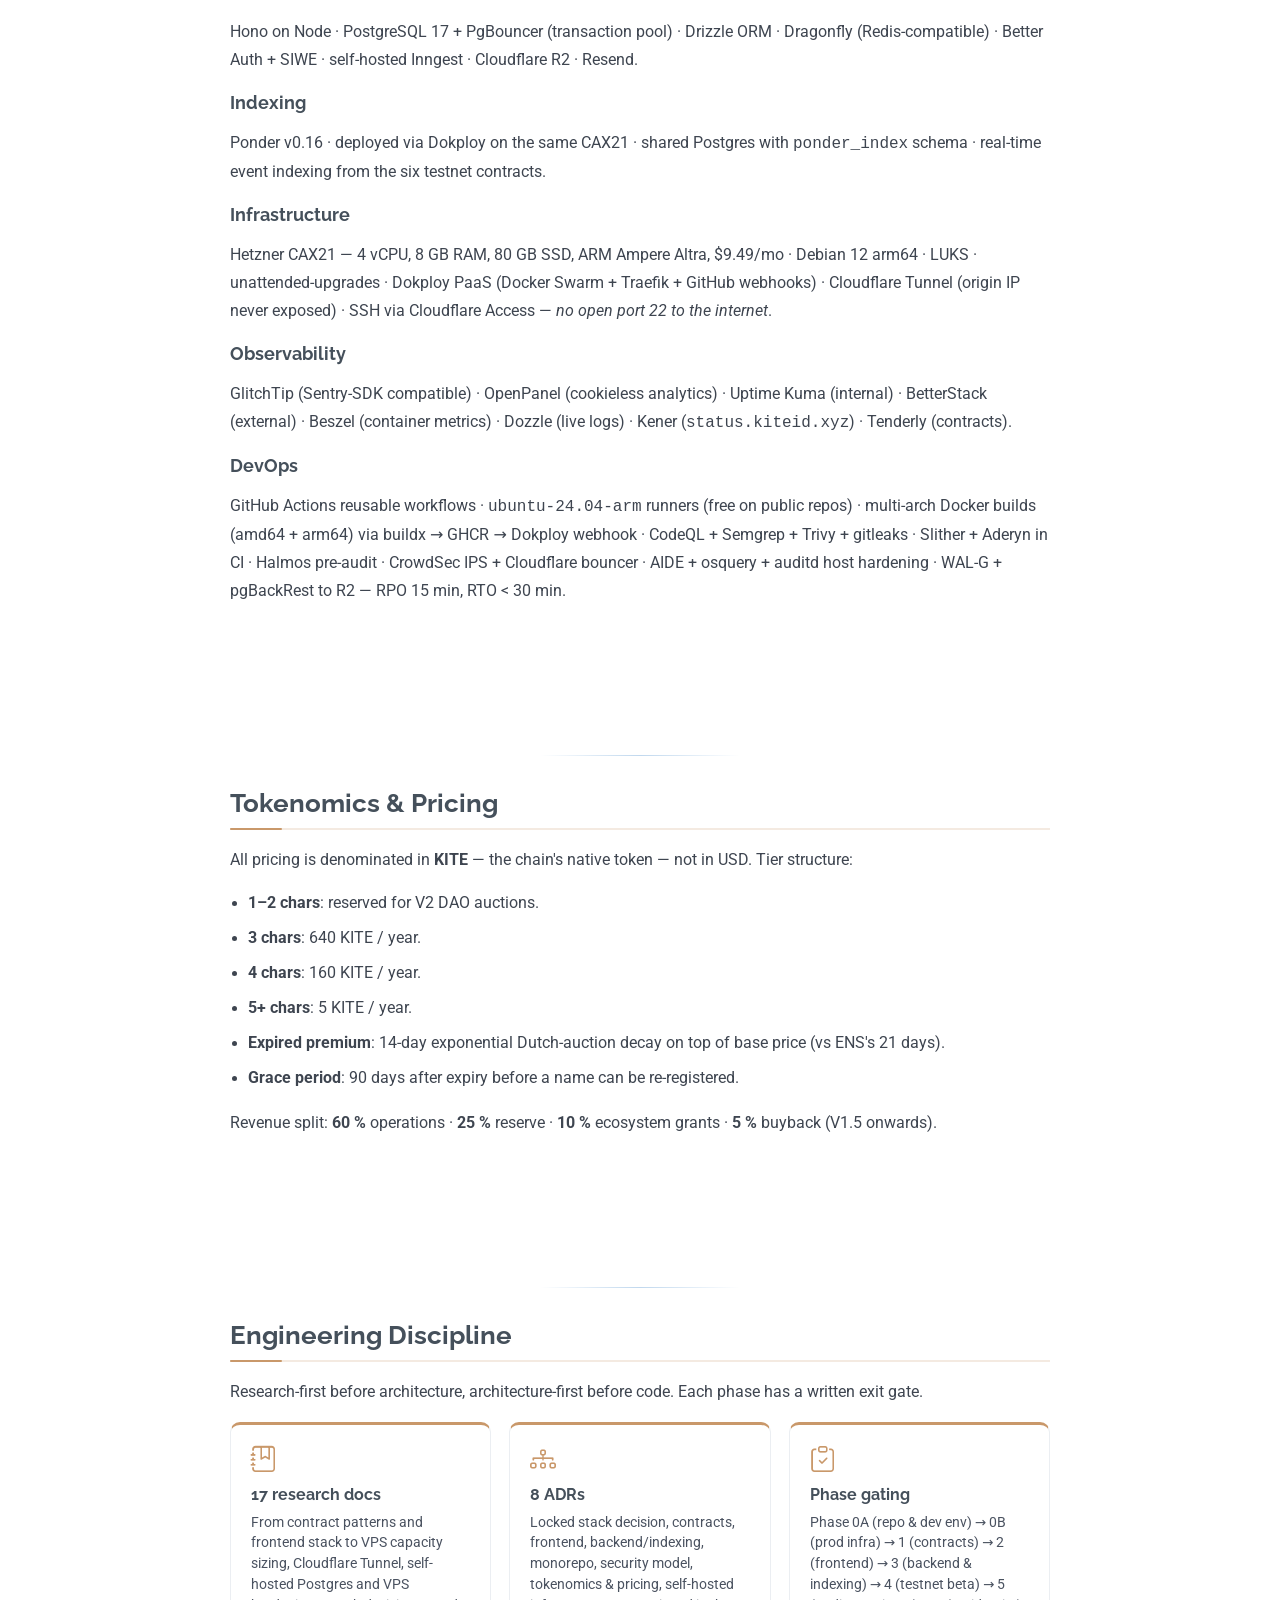
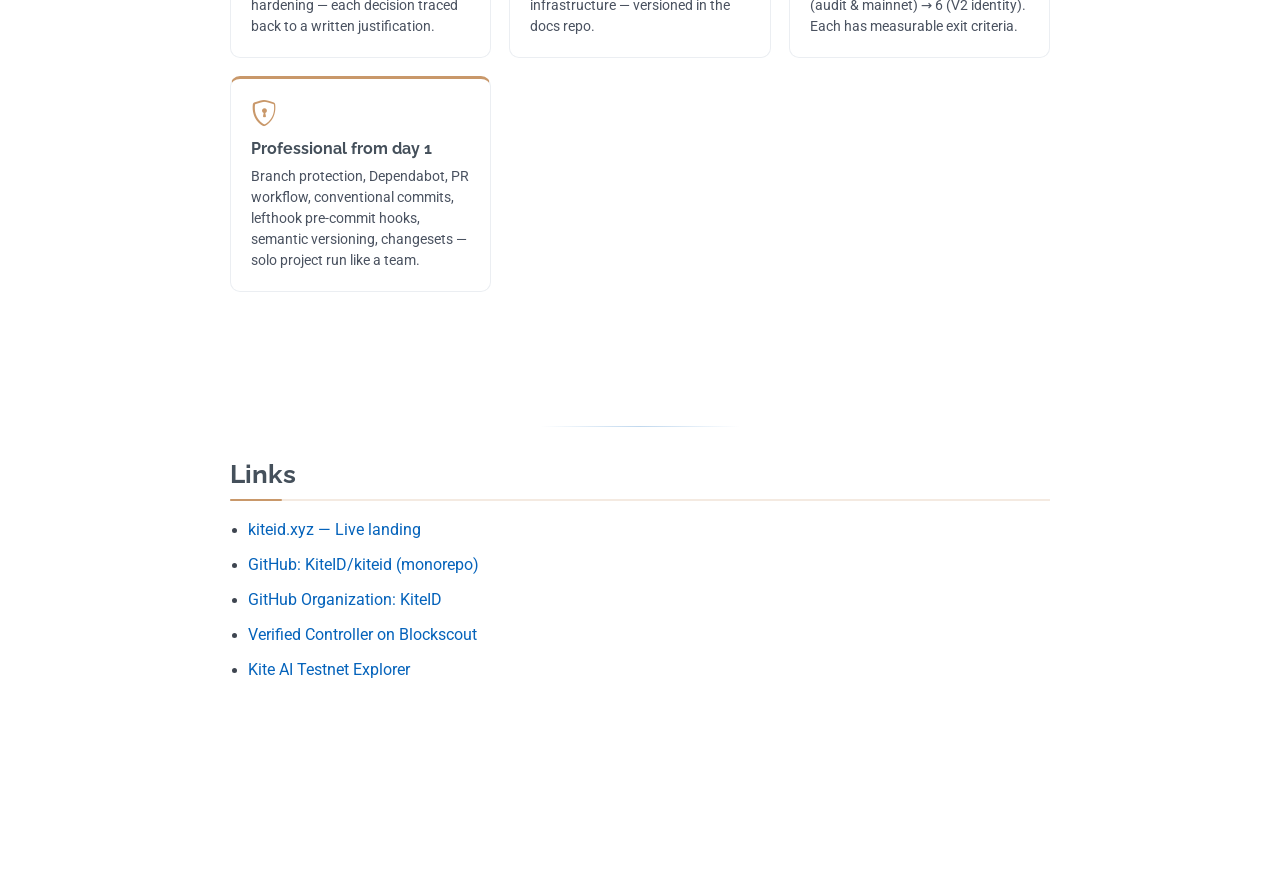
<file: ventures/kiteid.html>
<!DOCTYPE html>
<html lang="en" data-lang="en">

<head>
    <meta charset="utf-8">
    <meta content="width=device-width, initial-scale=1.0" name="viewport">
    <title>KiteID — Names for Humans and Agents on Kite AI · Muhammet Eren Karakuş</title>
    <meta name="description"
        content="Case study: KiteID — ENS-style .kite naming + agent identity layer for the Kite AI chain. Six contracts live on testnet, 224 tests passing, fully self-hosted. First-mover with zero direct competitors.">

    <meta property="og:title" content="KiteID — Names for Humans and Agents on Kite AI">
    <meta property="og:description"
        content=".kite domains on Kite AI. Commit-reveal registration, Dutch-auction premium, agent delegation (V2). Six contracts live on testnet, 224 tests, self-hosted stack, solo build.">
    <meta property="og:image"
        content="https://merenkarakus.com/MyResume-1.0.0/assets/img/ventures/kiteid-hero.svg">
    <meta property="og:url" content="https://merenkarakus.com/ventures/kiteid.html">

    <link href="/MyResume-1.0.0/assets/img/logoFoto.png" rel="icon">

    <link href="https://fonts.googleapis.com" rel="preconnect">
    <link href="https://fonts.gstatic.com" rel="preconnect" crossorigin>
    <link
        href="https://fonts.googleapis.com/css2?family=Roboto:wght@300;400;500;700&family=Poppins:wght@400;500;600;700&family=Raleway:wght@500;600;700;800&display=swap"
        rel="stylesheet">

    <link href="/MyResume-1.0.0/assets/vendor/bootstrap-icons/bootstrap-icons.css" rel="stylesheet">
    <link href="/MyResume-1.0.0/assets/vendor/aos/aos.css" rel="stylesheet">
    <link href="/MyResume-1.0.0/assets/css/main.css" rel="stylesheet">
    <link href="/MyResume-1.0.0/assets/css/custom.css" rel="stylesheet">
</head>

<body class="case-study brand-kiteid">

    <div class="side-ornament side-ornament-left" aria-hidden="true">
        <span class="orn-dot sm"></span>
        <span class="orn-line short"></span>
        <span class="orn-dot"></span>
        <span class="orn-line"></span>
        <span class="orn-dot"></span>
        <span class="orn-line short"></span>
        <span class="orn-dot sm"></span>
    </div>
    <div class="side-ornament side-ornament-right" aria-hidden="true">
        <svg class="wavy-rail" viewBox="0 0 24 1200"
            preserveAspectRatio="xMidYMid meet" xmlns="http://www.w3.org/2000/svg">
            <path d="M12 0 Q 22 30 12 60 T 12 120 T 12 180 T 12 240 T 12 300 T 12 360 T 12 420 T 12 480 T 12 540 T 12 600 T 12 660 T 12 720 T 12 780 T 12 840 T 12 900 T 12 960 T 12 1020 T 12 1080 T 12 1140 T 12 1200"
                stroke="currentColor" stroke-width="1.4" fill="none" opacity="0.5" />
            <circle cx="12" cy="180"  r="2.5" fill="currentColor" opacity="0.8"/>
            <circle cx="12" cy="420"  r="2.5" fill="currentColor" opacity="0.8"/>
            <circle cx="12" cy="660"  r="2.5" fill="currentColor" opacity="0.8"/>
            <circle cx="12" cy="900"  r="2.5" fill="currentColor" opacity="0.8"/>
            <circle cx="12" cy="1140" r="2.5" fill="currentColor" opacity="0.8"/>
        </svg>
    </div>

    <nav class="case-nav">
        <a href="/#ventures" class="back">
            <i class="bi bi-arrow-left"></i>
            <span lang="en">Back to Portfolio</span>
            <span lang="tr">Portfolyoya Dön</span>
        </a>
        <div class="lang-switcher" style="position: static; margin: 0;">
            <button class="lang-btn" data-lang-target="en">EN</button>
            <span class="lang-sep">|</span>
            <button class="lang-btn" data-lang-target="tr">TR</button>
        </div>
    </nav>

    <header class="case-hero">
        <div class="case-tag">KiteID · Venture · Testnet Live</div>
        <h1>KiteID</h1>
        <p class="case-subtitle" lang="en">
            ENS-style <strong>.kite</strong> naming on the Kite AI chain — plus
            a delegable identity layer for the agentic economy. Six smart
            contracts live on testnet chain 2368, commit-reveal registration,
            Dutch-auction premium pricing, 224 passing tests, fully
            self-hosted backend. First-mover with zero direct competitors.
            Solo build, architecture to deploy.
        </p>
        <p class="case-subtitle" lang="tr">
            Kite AI zinciri üzerinde ENS tarzı <strong>.kite</strong> isim
            sistemi — üstüne AI ajan ekonomisi için delege edilebilir kimlik
            katmanı. Testnet chain 2368'de canlı altı akıllı kontrat,
            commit-reveal kayıt akışı, Dutch-auction premium fiyatlama, 224
            geçen test, tamamen self-hosted backend. Doğrudan rakibi olmayan
            first-mover. Mimariden deploy'a solo inşa.
        </p>

        <div class="case-badges">
            <span class="venture-badge">Solidity 0.8.34</span>
            <span class="venture-badge">Foundry</span>
            <span class="venture-badge">OpenZeppelin 5.5</span>
            <span class="venture-badge">Next.js 16</span>
            <span class="venture-badge">React 19</span>
            <span class="venture-badge">Wagmi + Viem</span>
            <span class="venture-badge">RainbowKit + SIWE</span>
            <span class="venture-badge">Better Auth</span>
            <span class="venture-badge">Hono</span>
            <span class="venture-badge">Ponder</span>
            <span class="venture-badge">Drizzle</span>
            <span class="venture-badge">PostgreSQL 17</span>
            <span class="venture-badge">Tailwind v4</span>
            <span class="venture-badge">Turborepo</span>
            <span class="venture-badge">Self-hosted</span>
        </div>

        <div class="case-links">
            <a href="https://kiteid.xyz" target="_blank" class="primary">
                <i class="bi bi-globe2"></i>
                <span lang="en">Visit kiteid.xyz</span>
                <span lang="tr">kiteid.xyz'i Ziyaret Et</span>
            </a>
            <a href="https://github.com/KiteID/kiteid" target="_blank" class="secondary">
                <i class="bi bi-github"></i> GitHub: KiteID/kiteid
            </a>
            <a href="https://testnet.kitescan.ai/address/0xBD6a09D7227F56E79327d680183317C10A1370Df"
                target="_blank" class="secondary">
                <i class="bi bi-shield-check"></i>
                <span lang="en">Verified Contracts</span>
                <span lang="tr">Doğrulanmış Kontratlar</span>
            </a>
        </div>
    </header>

    <div class="case-hero-media" data-aos="fade-up">
        <img src="/MyResume-1.0.0/assets/img/ventures/kiteid-hero.svg"
            alt="KiteID — Names for humans and agents on Kite AI"
            onerror="this.style.display='none';">
    </div>

    <main class="case-body">

        <section data-aos="fade-up">
            <h2 lang="en">At a Glance</h2>
            <h2 lang="tr">Bir Bakışta</h2>
            <div class="feature-grid">
                <div class="feature-card" data-aos="fade-up">
                    <div class="feature-icon"><i class="bi bi-shield-check"></i></div>
                    <h4 lang="en">6 contracts live on testnet</h4>
                    <h4 lang="tr">Testnet'te 6 canlı kontrat</h4>
                    <p lang="en">Registry, BaseRegistrar, UUPS Controller,
                        Resolver, Price Oracle and Reverse Registrar — all
                        deployed and verified on Kite AI testnet (chain 2368)
                        at block 20858663.</p>
                    <p lang="tr">Registry, BaseRegistrar, UUPS Controller,
                        Resolver, Price Oracle ve Reverse Registrar — hepsi
                        Kite AI testnet'inde (chain 2368), block 20858663'te
                        deploy edildi ve doğrulandı.</p>
                </div>
                <div class="feature-card" data-aos="fade-up">
                    <div class="feature-icon"><i class="bi bi-check2-square"></i></div>
                    <h4 lang="en">224 passing tests</h4>
                    <h4 lang="tr">224 geçen test</h4>
                    <p lang="en">166 Foundry contract tests (fuzz + invariant),
                        41 SDK unit tests, 17 web tests. 95%+ contract line
                        coverage. CI: 15/15 typecheck, 11/11 build green.</p>
                    <p lang="tr">166 Foundry kontrat testi (fuzz + invariant),
                        41 SDK birim testi, 17 web testi. %95+ kontrat satır
                        kapsamı. CI: 15/15 typecheck, 11/11 build yeşil.</p>
                </div>
                <div class="feature-card" data-aos="fade-up">
                    <div class="feature-icon"><i class="bi bi-flag"></i></div>
                    <h4 lang="en">First-mover, no direct rivals</h4>
                    <h4 lang="tr">First-mover, doğrudan rakipsiz</h4>
                    <p lang="en">No naming service exists on Kite AI today.
                        KiteID ships a reference implementation while the
                        chain itself is still early — a window that does not
                        reopen.</p>
                    <p lang="tr">Kite AI üzerinde bugün çalışan bir isim
                        servisi yok. KiteID, zincir henüz erken dönemdeyken
                        referans implementasyonu yayınlıyor — bir daha
                        açılmayan bir pencere.</p>
                </div>
                <div class="feature-card" data-aos="fade-up">
                    <div class="feature-icon"><i class="bi bi-hdd-network"></i></div>
                    <h4 lang="en">Fully self-hosted</h4>
                    <h4 lang="tr">Tamamen self-hosted</h4>
                    <p lang="en">One Hetzner CAX21 ARM VPS runs everything:
                        Postgres 17, PgBouncer, Dragonfly, Ponder indexer,
                        Next.js, Hono API, observability. ~$1,420/year vs
                        ~$3,700 managed — 62 % cheaper.</p>
                    <p lang="tr">Tek bir Hetzner CAX21 ARM VPS her şeyi
                        çalıştırıyor: Postgres 17, PgBouncer, Dragonfly,
                        Ponder indexer, Next.js, Hono API, gözlemlenebilirlik.
                        Yıllık ~$1.420 vs managed ~$3.700 — %62 daha ucuz.</p>
                </div>
            </div>
        </section>

        <section data-aos="fade-up">
            <h2 lang="en">The Problem</h2>
            <h2 lang="tr">Problem</h2>
            <p lang="en">
                Every mature chain eventually needs a naming primitive.
                Ethereum has ENS, Solana has SNS — both emerged years into
                each chain's life, and both created outsized value by turning
                raw addresses (<code>0x3bE2…82b0eCa</code>) into human-
                readable identity (<code>alice.eth</code>). Kite AI — an
                Avalanche L1 subnet purpose-built for AI agents, native
                x402 payments and Kite Passport identity — is still early,
                fast, and dirt-cheap on gas. It is also nameless.
            </p>
            <p lang="tr">
                Her olgunlaşan zincir er ya da geç bir isim primitifine
                ihtiyaç duyuyor. Ethereum'un ENS'i, Solana'nın SNS'i var —
                ikisi de zincirlerinin ömrünün içinde ortaya çıktı ve ham
                adresi (<code>0x3bE2…82b0eCa</code>) okunabilir kimliğe
                (<code>alice.eth</code>) çevirerek devasa değer yarattı.
                Kite AI — AI ajanları için tasarlanmış bir Avalanche L1
                subnet'i, native x402 ödeme ve Kite Passport kimlik primitifi
                ile — henüz erken, hızlı ve gas'i çok ucuz. Aynı zamanda
                isimsiz.
            </p>
            <p lang="en">
                KiteID fills that gap. V1 is the naming layer — commit-reveal
                registration, Dutch-auction premium for expired names, full
                ENS-style resolution. V2 extends it into the real prize:
                a delegable identity layer for AI agents, integrating Kite
                Passport and x402 so that an agent doesn't just have a
                wallet, it has a <em>name</em>, a verifiable delegation
                chain, and an on-chain reputation surface.
            </p>
            <p lang="tr">
                KiteID bu boşluğu dolduruyor. V1 isimlendirme katmanı —
                commit-reveal kayıt, süresi bitmiş isimler için Dutch-auction
                premium, tam ENS tarzı çözümleme. V2 ise asıl ödüle uzanıyor:
                AI ajanları için delege edilebilir kimlik katmanı; Kite
                Passport ve x402 entegrasyonuyla bir ajan sadece bir cüzdana
                değil, bir <em>isme</em>, doğrulanabilir delegasyon zincirine
                ve on-chain reputasyon yüzeyine sahip oluyor.
            </p>
        </section>

        <section data-aos="fade-up">
            <h2 lang="en">My Role — Solo, End-to-End</h2>
            <h2 lang="tr">Rolüm — Tek Başıma, Baştan Sona</h2>
            <p lang="en">
                Founder, sole architect, sole engineer. No co-founders, no
                contractors. Every ADR, every commit, every deploy is mine:
            </p>
            <p lang="tr">
                Kurucu, tek mimar, tek mühendis. Ortak yok, freelancer yok.
                Her ADR, her commit, her deploy benim:
            </p>
            <ul lang="en">
                <li><strong>Product &amp; strategy:</strong> thesis, scoping
                    (V1 naming → V2 agent identity), KITE-denominated pricing
                    model, revenue split (60 % Ops / 25 % Reserve / 10 %
                    Ecosystem / 5 % Buyback), and phase gating.</li>
                <li><strong>Architecture:</strong> 8 ADRs (stack decision,
                    contracts, frontend, backend/indexing, monorepo, security,
                    tokenomics, self-hosted infrastructure) and 17 research
                    documents — written before any code.</li>
                <li><strong>Smart contracts:</strong> Six contracts, ENS-inspired
                    but rewritten for Kite — UUPS-upgradeable Controller,
                    immutable Registry and BaseRegistrar, Linear Premium
                    Dutch-auction price oracle, Resolver, Reverse Registrar.
                    Solidity 0.8.34, OpenZeppelin 5.5, Solady. Foundry fuzz
                    + invariant suite. Slither + Aderyn + Halmos in CI.</li>
                <li><strong>Frontend:</strong> Next.js 16 (Turbopack) + React
                    19, Tailwind v4 with <code>@theme</code> tokens,
                    shadcn/ui, Motion v12, RHF+Zod, TanStack Query v5, Zustand.
                    Parchment Identity design system from scratch. Playwright
                    E2E + Vitest. Biome v2.3.</li>
                <li><strong>Web3 integration:</strong> Viem + Wagmi v3.6 +
                    RainbowKit + SIWE via Better Auth. Full commit-reveal UX
                    with 60-second client-side countdown, excess-refund
                    handling, reverse-record opt-in.</li>
                <li><strong>Backend:</strong> Hono on Node, self-hosted
                    PostgreSQL 17 + PgBouncer pool, Drizzle ORM, Dragonfly
                    (Redis-compat). Separate <code>ponder_index</code> schema
                    for the indexer, role-based grants (app / ponder / backup).</li>
                <li><strong>Indexing:</strong> Ponder v0.16 self-hosted on the
                    same VPS, shares Postgres with the app, real-time event
                    ingestion from the testnet contracts.</li>
                <li><strong>Infrastructure:</strong> Hetzner CAX21 ARM VPS +
                    Dokploy PaaS + Cloudflare Tunnel (origin IP hidden) +
                    Cloudflare Access SSH. No Vercel, no Neon, no paid
                    managed services.</li>
                <li><strong>DevOps:</strong> Turborepo + pnpm workspaces,
                    multi-arch Docker builds (amd64 + arm64) via buildx →
                    GHCR → Dokploy webhook, <code>ubuntu-24.04-arm</code>
                    GitHub runners for native ARM speed.</li>
                <li><strong>Security &amp; ops:</strong> CodeQL + Semgrep +
                    Trivy + gitleaks in CI, branch protection, dependabot,
                    CrowdSec IPS + Cloudflare bouncer, AIDE + osquery +
                    auditd on the host, WAL-G + pgBackRest backup pipeline
                    to R2 (RPO 15 min, RTO &lt; 30 min).</li>
            </ul>
            <ul lang="tr">
                <li><strong>Ürün &amp; strateji:</strong> tez, scope'lama (V1
                    naming → V2 ajan kimliği), KITE-cinsinden fiyatlama
                    modeli, gelir dağılımı (%60 Operasyon / %25 Rezerv /
                    %10 Ekosistem / %5 Buyback), ve faz kapıları.</li>
                <li><strong>Mimari:</strong> 8 ADR (stack kararı,
                    kontratlar, frontend, backend/indexing, monorepo,
                    güvenlik, tokenomics, self-hosted altyapı) ve 17
                    araştırma dokümanı — herhangi bir kod yazılmadan önce.</li>
                <li><strong>Akıllı kontratlar:</strong> Altı kontrat,
                    ENS'ten ilham almış ama Kite için yeniden yazıldı —
                    UUPS upgradeable Controller, immutable Registry ve
                    BaseRegistrar, Linear Premium Dutch-auction price
                    oracle, Resolver, Reverse Registrar. Solidity 0.8.34,
                    OpenZeppelin 5.5, Solady. Foundry fuzz + invariant
                    paketi. CI'da Slither + Aderyn + Halmos.</li>
                <li><strong>Frontend:</strong> Next.js 16 (Turbopack) +
                    React 19, <code>@theme</code> token'lı Tailwind v4,
                    shadcn/ui, Motion v12, RHF+Zod, TanStack Query v5,
                    Zustand. Sıfırdan Parchment Identity tasarım sistemi.
                    Playwright E2E + Vitest. Biome v2.3.</li>
                <li><strong>Web3 entegrasyonu:</strong> Viem + Wagmi v3.6 +
                    RainbowKit + Better Auth üzerinden SIWE. Tam commit-
                    reveal UX — 60 saniyelik client-side geri sayım, fazla
                    ödemeyi iade, reverse-record opt-in.</li>
                <li><strong>Backend:</strong> Node üzerinde Hono, self-hosted
                    PostgreSQL 17 + PgBouncer havuzu, Drizzle ORM,
                    Dragonfly (Redis-uyumlu). İndexer için ayrı
                    <code>ponder_index</code> şeması, rol-bazlı yetkiler
                    (app / ponder / backup).</li>
                <li><strong>İndeksleme:</strong> Aynı VPS üzerinde self-hosted
                    Ponder v0.16, uygulamayla Postgres paylaşıyor, testnet
                    kontratlarından gerçek zamanlı event alımı.</li>
                <li><strong>Altyapı:</strong> Hetzner CAX21 ARM VPS +
                    Dokploy PaaS + Cloudflare Tunnel (origin IP gizli) +
                    Cloudflare Access SSH. Vercel yok, Neon yok, ücretli
                    managed servis yok.</li>
                <li><strong>DevOps:</strong> Turborepo + pnpm workspaces,
                    buildx ile multi-arch Docker build'ler (amd64 + arm64)
                    → GHCR → Dokploy webhook, native ARM hızı için
                    <code>ubuntu-24.04-arm</code> GitHub runner'lar.</li>
                <li><strong>Güvenlik &amp; ops:</strong> CI'da CodeQL +
                    Semgrep + Trivy + gitleaks, branch protection,
                    dependabot, CrowdSec IPS + Cloudflare bouncer, host
                    üzerinde AIDE + osquery + auditd, R2'ye WAL-G +
                    pgBackRest yedekleme hattı (RPO 15 dk, RTO &lt; 30 dk).</li>
            </ul>
        </section>

        <section data-aos="fade-up">
            <h2 lang="en">Smart Contract Architecture</h2>
            <h2 lang="tr">Akıllı Kontrat Mimarisi</h2>
            <p lang="en">
                The contract layer is ENS-inspired but pruned and re-tuned
                for Kite. No NameWrapper in V1 (complexity reserved for V2),
                no multi-TLD: just <code>.kite</code>. The split between
                the upgradeable Controller and the immutable core follows a
                hard invariant — <em>ownership logic never migrates in place</em>.
            </p>
            <p lang="tr">
                Kontrat katmanı ENS'ten ilham almış ama Kite için budanmış
                ve yeniden ayarlanmış. V1'de NameWrapper yok (karmaşıklık
                V2'ye saklanıyor), çoklu TLD yok: sadece <code>.kite</code>.
                Upgradeable Controller ile immutable çekirdek arasındaki
                ayrım sert bir invariant'a dayanıyor — <em>sahiplik
                mantığı yerinde migrate olmaz</em>.
            </p>
            <ul lang="en">
                <li><strong>KiteRegistry</strong> (immutable) — node → owner /
                    resolver / TTL, the single source of truth.</li>
                <li><strong>KiteBaseRegistrar</strong> (immutable, ERC-721) —
                    owns the <code>.kite</code> node, mints name NFTs, enforces
                    90-day grace period and expiry.</li>
                <li><strong>KiteController</strong> (UUPS upgradeable) —
                    commit-reveal registration, price quoting, withdrawals,
                    reserved-name gating. The <em>only</em> upgradeable
                    contract in the system.</li>
                <li><strong>KiteResolver</strong> — IAddrResolver,
                    INameResolver, ITextResolver, IContentHashResolver,
                    IMulticallable. Clear-on-transfer via version bumps.</li>
                <li><strong>LinearPremiumPriceOracle</strong> — tiered base
                    pricing (640 / 160 / 5 KITE per year for 3 / 4 / 5+ char
                    names) plus a 14-day exponential Dutch-auction premium
                    on expired names.</li>
                <li><strong>KiteReverseRegistrar</strong> — lets an address
                    set a primary <code>.kite</code> name, deterministic
                    reverse-node derivation.</li>
            </ul>
            <ul lang="tr">
                <li><strong>KiteRegistry</strong> (immutable) — node → owner /
                    resolver / TTL, tek hakikat kaynağı.</li>
                <li><strong>KiteBaseRegistrar</strong> (immutable, ERC-721) —
                    <code>.kite</code> node'un sahibi, isim NFT'lerini
                    mint'ler, 90 günlük grace period ve expiry'yi zorlar.</li>
                <li><strong>KiteController</strong> (UUPS upgradeable) —
                    commit-reveal kayıt, fiyat sorgusu, withdraw'lar,
                    reserved-name gate'i. Sistemdeki <em>tek</em> upgradeable
                    kontrat.</li>
                <li><strong>KiteResolver</strong> — IAddrResolver,
                    INameResolver, ITextResolver, IContentHashResolver,
                    IMulticallable. Transfer'da version bump ile temizlenir.</li>
                <li><strong>LinearPremiumPriceOracle</strong> — kademeli
                    taban fiyat (3 / 4 / 5+ karakter için yıllık 640 / 160 /
                    5 KITE) artı süresi bitmiş isimlerde 14 günlük üstel
                    Dutch-auction premium.</li>
                <li><strong>KiteReverseRegistrar</strong> — bir adrese birincil
                    <code>.kite</code> ismi atamayı sağlar, deterministic
                    reverse-node türetimi.</li>
            </ul>
            <p lang="en">
                All six contracts are verified on <a
                href="https://testnet.kitescan.ai/" target="_blank">testnet.kitescan.ai</a>.
                Deploy block: 20858663. Ten reserved names (<code>admin</code>,
                <code>kite</code>, <code>kiteid</code>, …) were set on-chain
                via per-name <code>cast send</code> calls to work around a
                Kite RPC quirk (the non-standard <code>feePayer</code>
                receipt field breaks Foundry's default deserializer — the TX
                succeeds with status <code>0x1</code>, Foundry just can't
                parse the receipt).
            </p>
            <p lang="tr">
                Altı kontratın hepsi <a href="https://testnet.kitescan.ai/"
                target="_blank">testnet.kitescan.ai</a>'de doğrulandı.
                Deploy block: 20858663. On rezerv isim (<code>admin</code>,
                <code>kite</code>, <code>kiteid</code>, …) Kite RPC'nin bir
                tuhaflığı etrafından dolanmak için isim başına <code>cast
                send</code> ile on-chain olarak set edildi (standart dışı
                <code>feePayer</code> receipt alanı Foundry'nin varsayılan
                deserializer'ını kırıyor — TX <code>0x1</code> status ile
                başarılı oluyor, Foundry sadece receipt'i parse edemiyor).
            </p>
        </section>

        <section data-aos="fade-up">
            <h2 lang="en">The Full Stack</h2>
            <h2 lang="tr">Tam Stack</h2>
            <h3 lang="en">Contracts</h3>
            <h3 lang="tr">Kontratlar</h3>
            <p lang="en">
                Foundry v1.0+ · Solidity 0.8.34+ · OpenZeppelin Contracts
                5.5 · Solady · Soldeer for deps · Slither + Aderyn + Halmos
                for static analysis and symbolic execution.
            </p>
            <p lang="tr">
                Foundry v1.0+ · Solidity 0.8.34+ · OpenZeppelin Contracts
                5.5 · Solady · bağımlılıklar için Soldeer · statik analiz ve
                sembolik yürütme için Slither + Aderyn + Halmos.
            </p>

            <h3 lang="en">Frontend</h3>
            <h3 lang="tr">Frontend</h3>
            <p lang="en">
                Next.js 16.2 (Turbopack) · React 19 · TypeScript 6.0 ·
                Tailwind v4 with <code>@theme</code> tokens · shadcn/ui ·
                Motion v12 · React Hook Form + Zod · TanStack Query v5 ·
                Zustand · Vitest + Playwright · Biome v2.3.
            </p>
            <p lang="tr">
                Next.js 16.2 (Turbopack) · React 19 · TypeScript 6.0 ·
                <code>@theme</code> token'lı Tailwind v4 · shadcn/ui ·
                Motion v12 · React Hook Form + Zod · TanStack Query v5 ·
                Zustand · Vitest + Playwright · Biome v2.3.
            </p>

            <h3 lang="en">Web3</h3>
            <h3 lang="tr">Web3</h3>
            <p lang="en">
                Viem (not ethers) · Wagmi v3.6+ · RainbowKit as primary
                connector · SIWE via Better Auth with custom Kite-chain
                message verification.
            </p>
            <p lang="tr">
                Viem (ethers değil) · Wagmi v3.6+ · birincil connector olarak
                RainbowKit · Kite zinciri için özel mesaj doğrulamalı,
                Better Auth üstünden SIWE.
            </p>

            <h3 lang="en">Monorepo</h3>
            <h3 lang="tr">Monorepo</h3>
            <p lang="en">
                Turborepo 2.x (Vercel free cache) · pnpm workspaces · Biome
                v2.3 · tsdown · Changesets · lefthook. Apps: <code>web</code>,
                <code>indexer</code>, <code>workers</code>, <code>docs</code>.
                Packages: <code>contracts</code>, <code>contracts-abi</code>,
                <code>sdk</code>, <code>ui</code>, <code>api</code>,
                <code>db</code>, <code>brand</code>, <code>utils</code>.
            </p>
            <p lang="tr">
                Turborepo 2.x (Vercel free cache) · pnpm workspaces · Biome
                v2.3 · tsdown · Changesets · lefthook. App'ler:
                <code>web</code>, <code>indexer</code>, <code>workers</code>,
                <code>docs</code>. Paketler: <code>contracts</code>,
                <code>contracts-abi</code>, <code>sdk</code>, <code>ui</code>,
                <code>api</code>, <code>db</code>, <code>brand</code>,
                <code>utils</code>.
            </p>

            <h3 lang="en">Backend · Self-hosted</h3>
            <h3 lang="tr">Backend · Self-hosted</h3>
            <p lang="en">
                Hono on Node · PostgreSQL 17 + PgBouncer (transaction pool) ·
                Drizzle ORM · Dragonfly (Redis-compatible) · Better Auth +
                SIWE · self-hosted Inngest · Cloudflare R2 · Resend.
            </p>
            <p lang="tr">
                Node üzerinde Hono · PostgreSQL 17 + PgBouncer (transaction
                havuzu) · Drizzle ORM · Dragonfly (Redis-uyumlu) · Better
                Auth + SIWE · self-hosted Inngest · Cloudflare R2 · Resend.
            </p>

            <h3 lang="en">Indexing</h3>
            <h3 lang="tr">İndeksleme</h3>
            <p lang="en">
                Ponder v0.16 · deployed via Dokploy on the same CAX21 ·
                shared Postgres with <code>ponder_index</code> schema ·
                real-time event indexing from the six testnet contracts.
            </p>
            <p lang="tr">
                Ponder v0.16 · aynı CAX21'de Dokploy üzerinden deploy ·
                <code>ponder_index</code> şemasıyla paylaşılan Postgres · altı
                testnet kontratından gerçek zamanlı event indekslemesi.
            </p>

            <h3 lang="en">Infrastructure</h3>
            <h3 lang="tr">Altyapı</h3>
            <p lang="en">
                Hetzner CAX21 — 4 vCPU, 8 GB RAM, 80 GB SSD, ARM Ampere
                Altra, $9.49/mo · Debian 12 arm64 · LUKS · unattended-upgrades ·
                Dokploy PaaS (Docker Swarm + Traefik + GitHub webhooks) ·
                Cloudflare Tunnel (origin IP never exposed) · SSH via
                Cloudflare Access — <em>no open port 22 to the internet</em>.
            </p>
            <p lang="tr">
                Hetzner CAX21 — 4 vCPU, 8 GB RAM, 80 GB SSD, ARM Ampere
                Altra, aylık 9,49 $ · Debian 12 arm64 · LUKS · unattended-
                upgrades · Dokploy PaaS (Docker Swarm + Traefik + GitHub
                webhook'ları) · Cloudflare Tunnel (origin IP asla ifşa
                edilmiyor) · Cloudflare Access üstünden SSH — <em>internete
                açık port 22 yok</em>.
            </p>

            <h3 lang="en">Observability</h3>
            <h3 lang="tr">Gözlemlenebilirlik</h3>
            <p lang="en">
                GlitchTip (Sentry-SDK compatible) · OpenPanel (cookieless
                analytics) · Uptime Kuma (internal) · BetterStack (external) ·
                Beszel (container metrics) · Dozzle (live logs) · Kener
                (<code>status.kiteid.xyz</code>) · Tenderly (contracts).
            </p>
            <p lang="tr">
                GlitchTip (Sentry-SDK uyumlu) · OpenPanel (cookiesiz
                analitik) · Uptime Kuma (iç) · BetterStack (dış) · Beszel
                (container metrikleri) · Dozzle (canlı log) · Kener
                (<code>status.kiteid.xyz</code>) · Tenderly (kontratlar).
            </p>

            <h3 lang="en">DevOps</h3>
            <h3 lang="tr">DevOps</h3>
            <p lang="en">
                GitHub Actions reusable workflows · <code>ubuntu-24.04-arm</code>
                runners (free on public repos) · multi-arch Docker builds
                (amd64 + arm64) via buildx → GHCR → Dokploy webhook ·
                CodeQL + Semgrep + Trivy + gitleaks · Slither + Aderyn in
                CI · Halmos pre-audit · CrowdSec IPS + Cloudflare bouncer ·
                AIDE + osquery + auditd host hardening · WAL-G + pgBackRest
                to R2 — RPO 15 min, RTO &lt; 30 min.
            </p>
            <p lang="tr">
                GitHub Actions reusable workflow'lar ·
                <code>ubuntu-24.04-arm</code> runner'lar (public repo'da
                ücretsiz) · buildx ile multi-arch Docker build (amd64 +
                arm64) → GHCR → Dokploy webhook · CodeQL + Semgrep + Trivy
                + gitleaks · CI'da Slither + Aderyn · pre-audit Halmos ·
                CrowdSec IPS + Cloudflare bouncer · AIDE + osquery + auditd
                host sertleştirme · R2'ye WAL-G + pgBackRest — RPO 15 dk,
                RTO &lt; 30 dk.
            </p>
        </section>

        <section data-aos="fade-up">
            <h2 lang="en">Tokenomics &amp; Pricing</h2>
            <h2 lang="tr">Tokenomics &amp; Fiyatlama</h2>
            <p lang="en">
                All pricing is denominated in <strong>KITE</strong> — the
                chain's native token — not in USD. Tier structure:
            </p>
            <p lang="tr">
                Tüm fiyatlama USD yerine zincirin yerel token'ı olan
                <strong>KITE</strong> cinsinden. Kademe yapısı:
            </p>
            <ul lang="en">
                <li><strong>1–2 chars</strong>: reserved for V2 DAO auctions.</li>
                <li><strong>3 chars</strong>: 640 KITE / year.</li>
                <li><strong>4 chars</strong>: 160 KITE / year.</li>
                <li><strong>5+ chars</strong>: 5 KITE / year.</li>
                <li><strong>Expired premium</strong>: 14-day exponential
                    Dutch-auction decay on top of base price (vs ENS's 21 days).</li>
                <li><strong>Grace period</strong>: 90 days after expiry before
                    a name can be re-registered.</li>
            </ul>
            <ul lang="tr">
                <li><strong>1–2 karakter</strong>: V2 DAO açık artırmaları için
                    saklandı.</li>
                <li><strong>3 karakter</strong>: yıllık 640 KITE.</li>
                <li><strong>4 karakter</strong>: yıllık 160 KITE.</li>
                <li><strong>5+ karakter</strong>: yıllık 5 KITE.</li>
                <li><strong>Süresi bitmiş premium</strong>: taban fiyatın
                    üstüne 14 günlük üstel Dutch-auction düşüşü (ENS'in 21
                    gününe karşılık).</li>
                <li><strong>Grace period</strong>: süre bitiminden sonra
                    ismin yeniden kaydedilebilmesi için 90 gün.</li>
            </ul>
            <p lang="en">
                Revenue split: <strong>60 %</strong> operations · <strong>25 %</strong>
                reserve · <strong>10 %</strong> ecosystem grants · <strong>5 %</strong>
                buyback (V1.5 onwards).
            </p>
            <p lang="tr">
                Gelir dağılımı: <strong>%60</strong> operasyon · <strong>%25</strong>
                rezerv · <strong>%10</strong> ekosistem hibeleri · <strong>%5</strong>
                buyback (V1.5'ten itibaren).
            </p>
        </section>

        <section data-aos="fade-up">
            <h2 lang="en">Engineering Discipline</h2>
            <h2 lang="tr">Mühendislik Disiplini</h2>
            <p lang="en">
                Research-first before architecture, architecture-first
                before code. Each phase has a written exit gate.
            </p>
            <p lang="tr">
                Mimariden önce araştırma, koddan önce mimari. Her fazın yazılı
                bir çıkış kapısı var.
            </p>
            <div class="feature-grid">
                <div class="feature-card" data-aos="fade-up">
                    <div class="feature-icon"><i class="bi bi-journal-bookmark"></i></div>
                    <h4 lang="en">17 research docs</h4>
                    <h4 lang="tr">17 araştırma dokümanı</h4>
                    <p lang="en">From contract patterns and frontend stack
                        to VPS capacity sizing, Cloudflare Tunnel, self-hosted
                        Postgres and VPS hardening — each decision traced back
                        to a written justification.</p>
                    <p lang="tr">Kontrat pattern'lerinden frontend stack'e,
                        VPS kapasitesi boyutlandırmasından Cloudflare
                        Tunnel'a, self-hosted Postgres ve VPS sertleştirmesine
                        — her karar yazılı bir gerekçeye bağlanıyor.</p>
                </div>
                <div class="feature-card" data-aos="fade-up">
                    <div class="feature-icon"><i class="bi bi-diagram-3"></i></div>
                    <h4 lang="en">8 ADRs</h4>
                    <h4 lang="tr">8 ADR</h4>
                    <p lang="en">Locked stack decision, contracts, frontend,
                        backend/indexing, monorepo, security model,
                        tokenomics &amp; pricing, self-hosted infrastructure
                        — versioned in the docs repo.</p>
                    <p lang="tr">Kilitlenmiş stack kararı, kontratlar,
                        frontend, backend/indexing, monorepo, güvenlik modeli,
                        tokenomics &amp; fiyatlama, self-hosted altyapı —
                        docs reposunda versiyonlanmış.</p>
                </div>
                <div class="feature-card" data-aos="fade-up">
                    <div class="feature-icon"><i class="bi bi-clipboard-check"></i></div>
                    <h4 lang="en">Phase gating</h4>
                    <h4 lang="tr">Faz kapıları</h4>
                    <p lang="en">Phase 0A (repo &amp; dev env) → 0B (prod infra)
                        → 1 (contracts) → 2 (frontend) → 3 (backend &amp;
                        indexing) → 4 (testnet beta) → 5 (audit &amp; mainnet)
                        → 6 (V2 identity). Each has measurable exit criteria.</p>
                    <p lang="tr">Faz 0A (repo &amp; dev env) → 0B (prod
                        altyapı) → 1 (kontratlar) → 2 (frontend) → 3
                        (backend &amp; indexing) → 4 (testnet beta) → 5
                        (denetim &amp; mainnet) → 6 (V2 kimlik). Her birinin
                        ölçülebilir çıkış kriteri var.</p>
                </div>
                <div class="feature-card" data-aos="fade-up">
                    <div class="feature-icon"><i class="bi bi-shield-lock"></i></div>
                    <h4 lang="en">Professional from day 1</h4>
                    <h4 lang="tr">Başından itibaren profesyonel</h4>
                    <p lang="en">Branch protection, Dependabot, PR workflow,
                        conventional commits, lefthook pre-commit hooks,
                        semantic versioning, changesets — solo project run
                        like a team.</p>
                    <p lang="tr">Branch protection, Dependabot, PR workflow,
                        conventional commits, lefthook pre-commit hook'ları,
                        semantic versioning, changeset'ler — bir takım gibi
                        yürütülen solo proje.</p>
                </div>
            </div>
        </section>

        <section data-aos="fade-up">
            <h2 lang="en">Links</h2>
            <h2 lang="tr">Bağlantılar</h2>
            <ul>
                <li><a href="https://kiteid.xyz" target="_blank">kiteid.xyz — Live landing</a></li>
                <li><a href="https://github.com/KiteID/kiteid" target="_blank">GitHub: KiteID/kiteid (monorepo)</a></li>
                <li><a href="https://github.com/KiteID" target="_blank">GitHub Organization: KiteID</a></li>
                <li><a href="https://testnet.kitescan.ai/address/0xBD6a09D7227F56E79327d680183317C10A1370Df" target="_blank">Verified Controller on Blockscout</a></li>
                <li><a href="https://testnet.kitescan.ai/" target="_blank">Kite AI Testnet Explorer</a></li>
            </ul>
        </section>

    </main>

    <script src="/MyResume-1.0.0/assets/vendor/aos/aos.js"></script>
    <script src="/MyResume-1.0.0/assets/js/i18n.js"></script>

</body>

</html>
</file>
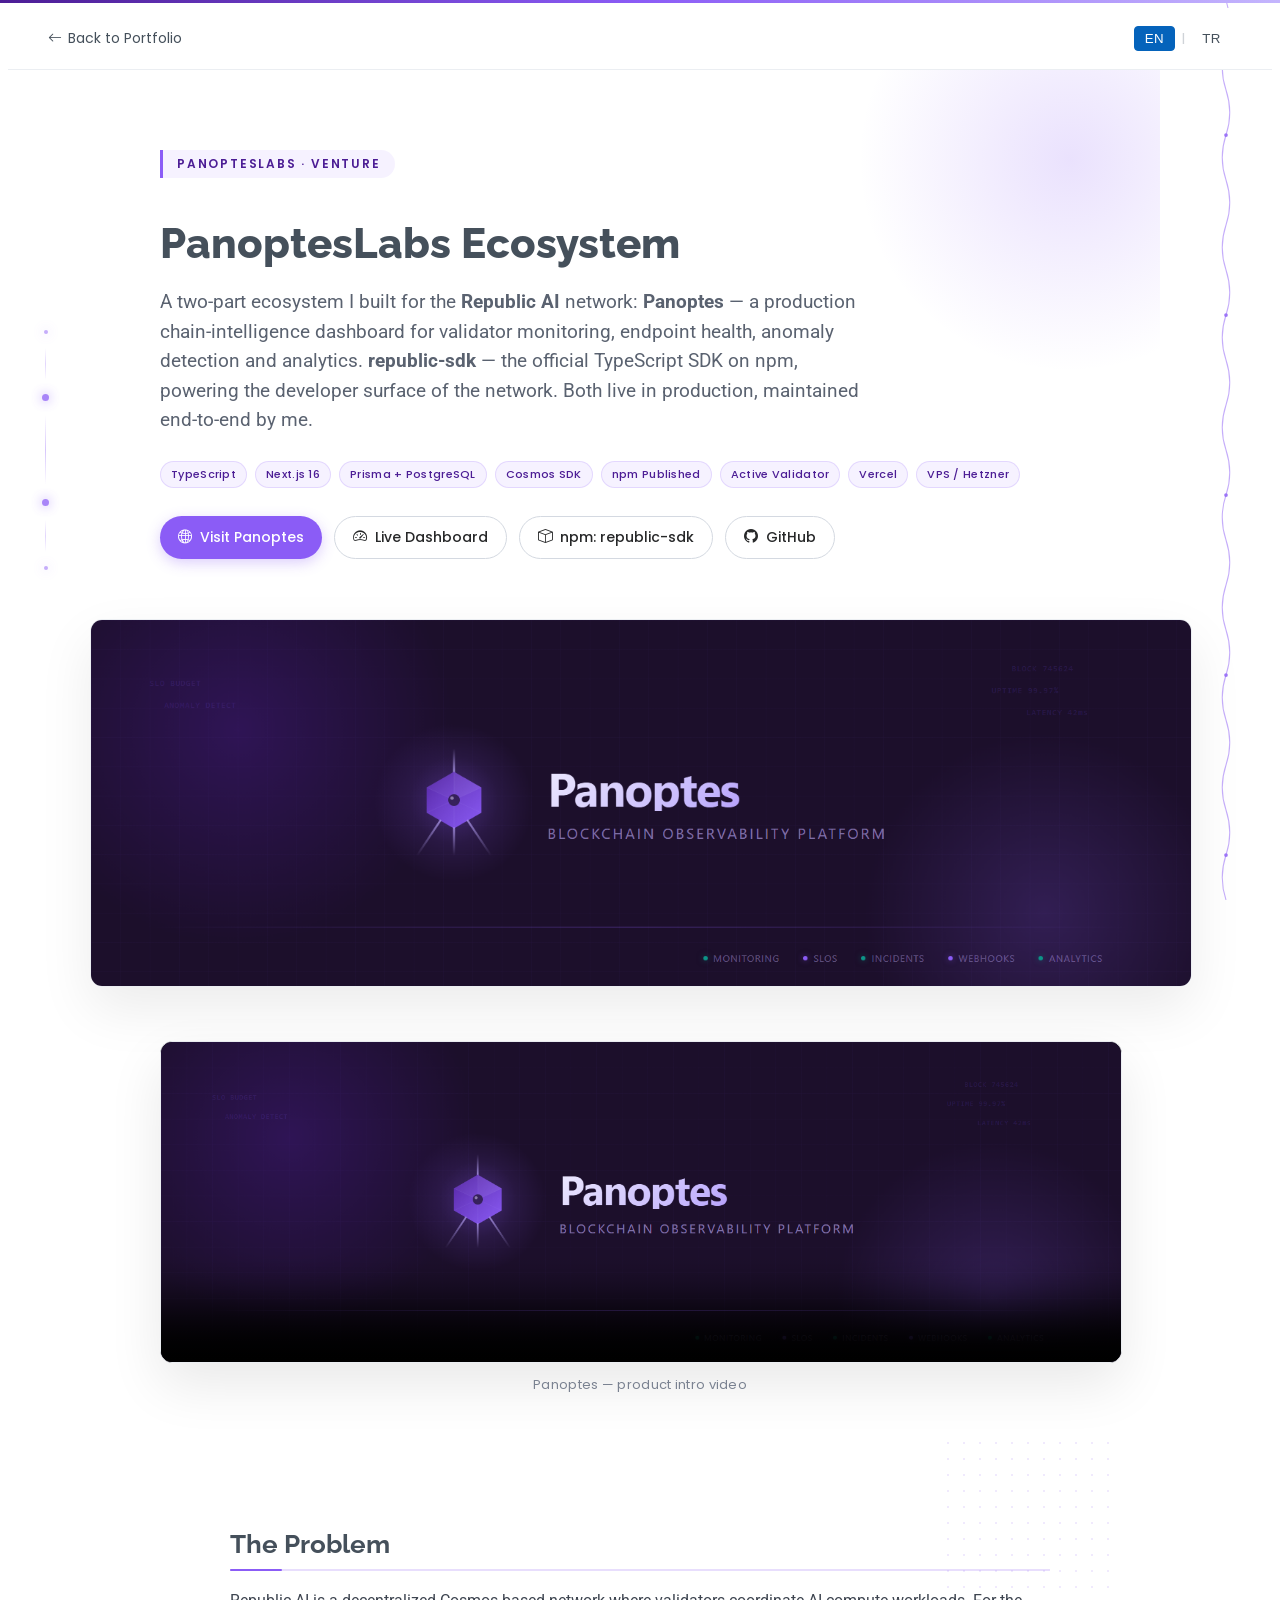
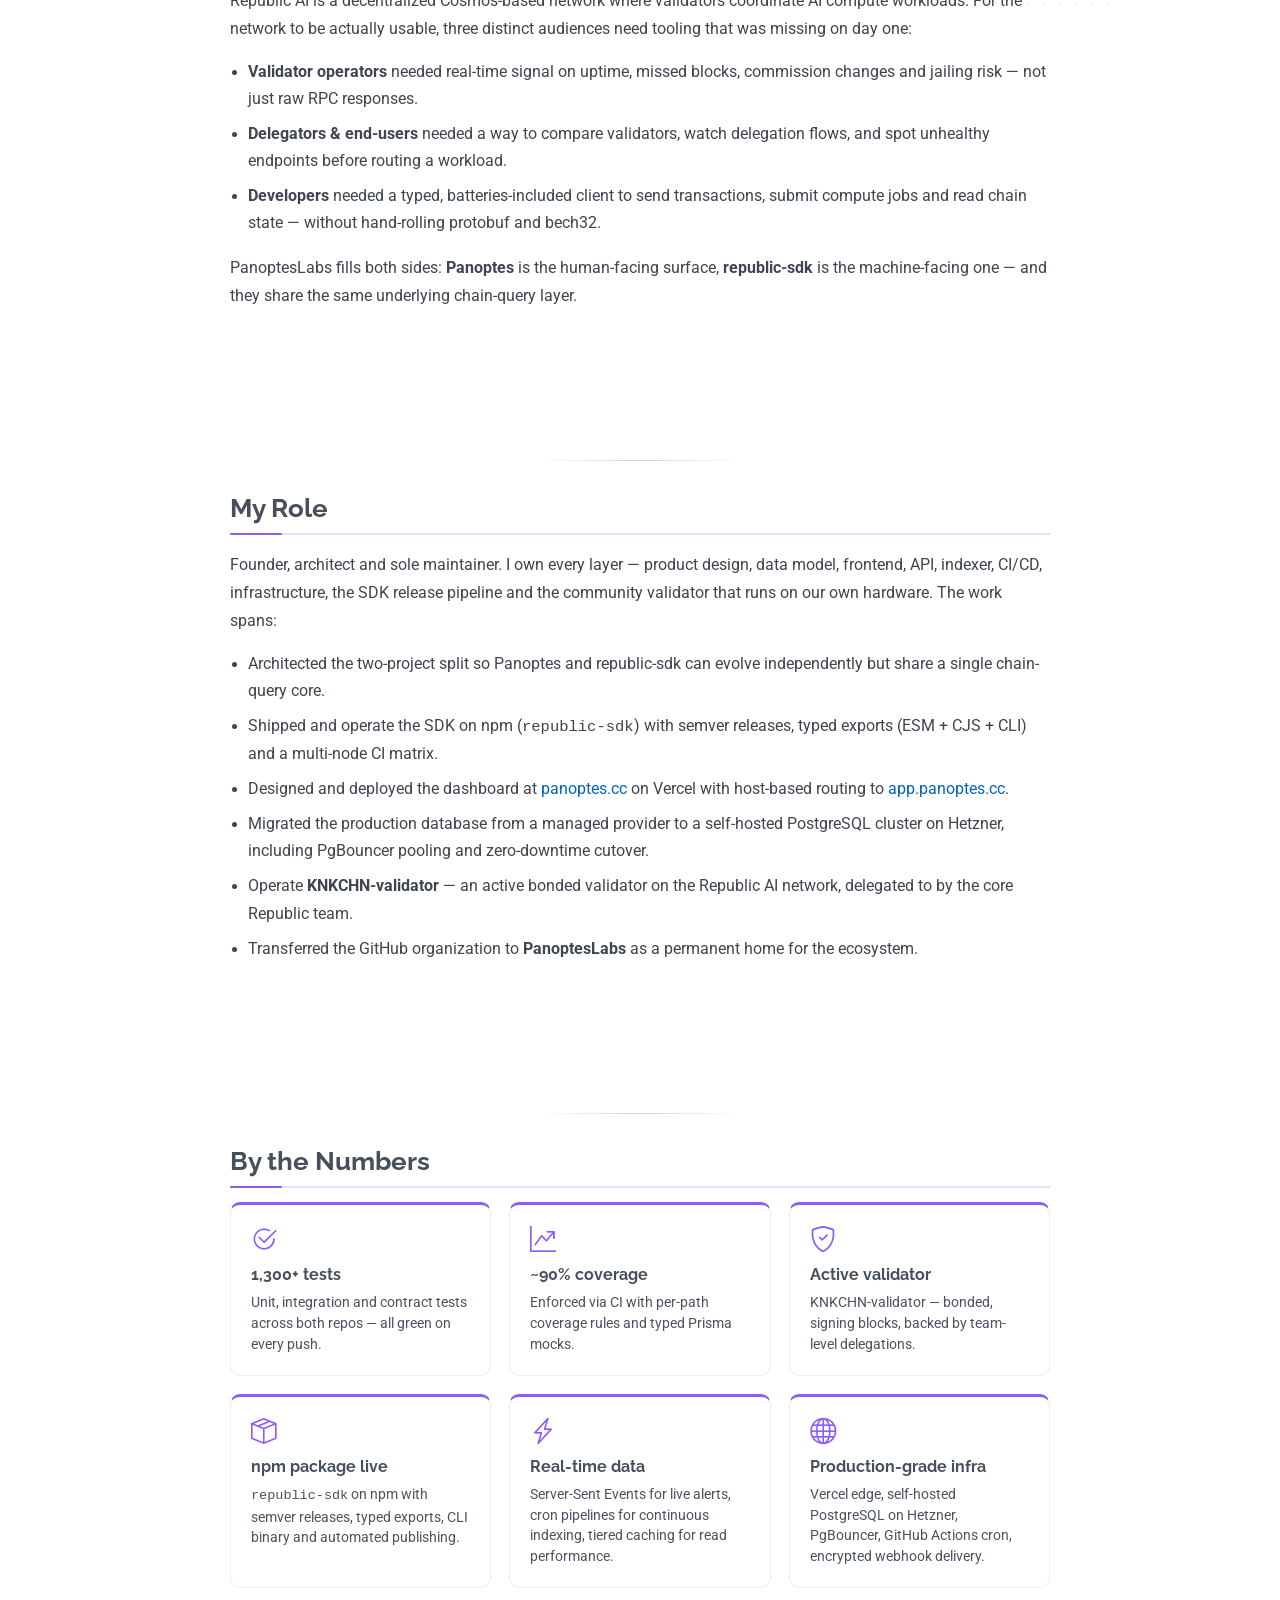
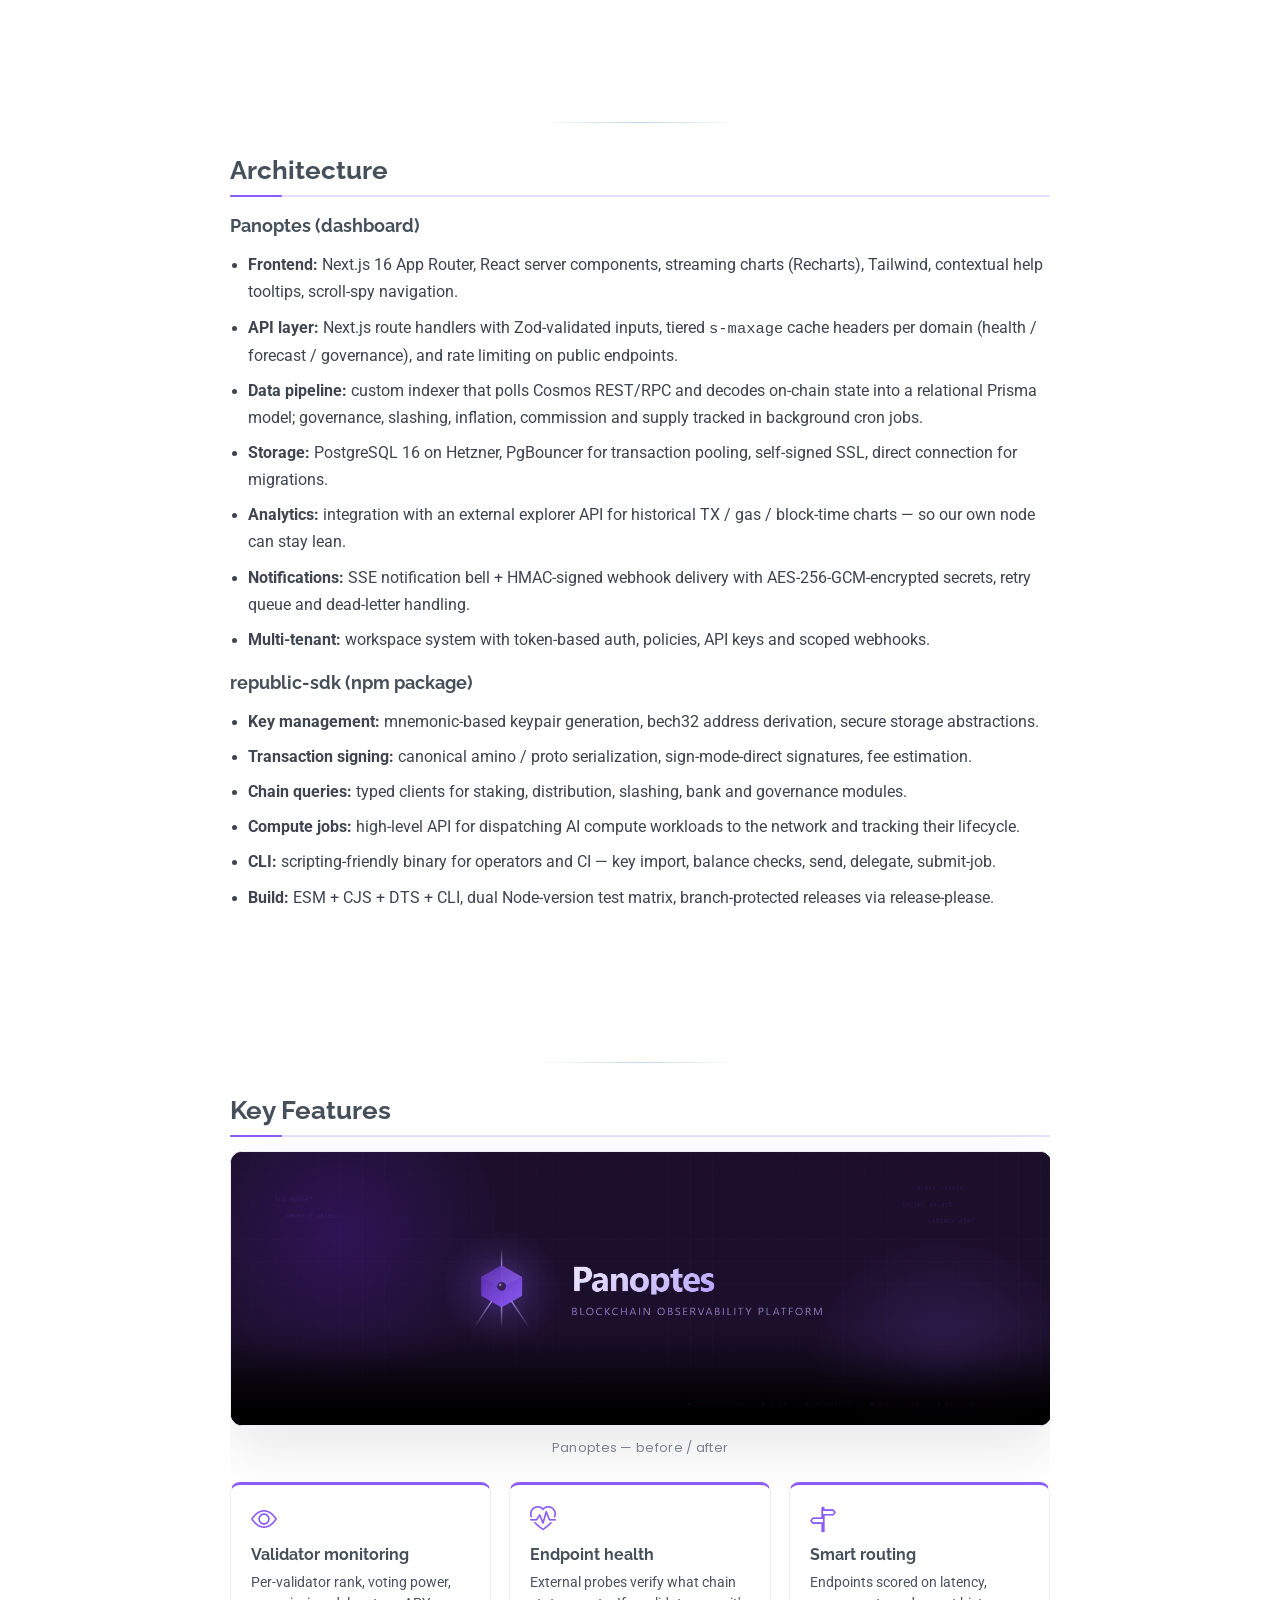
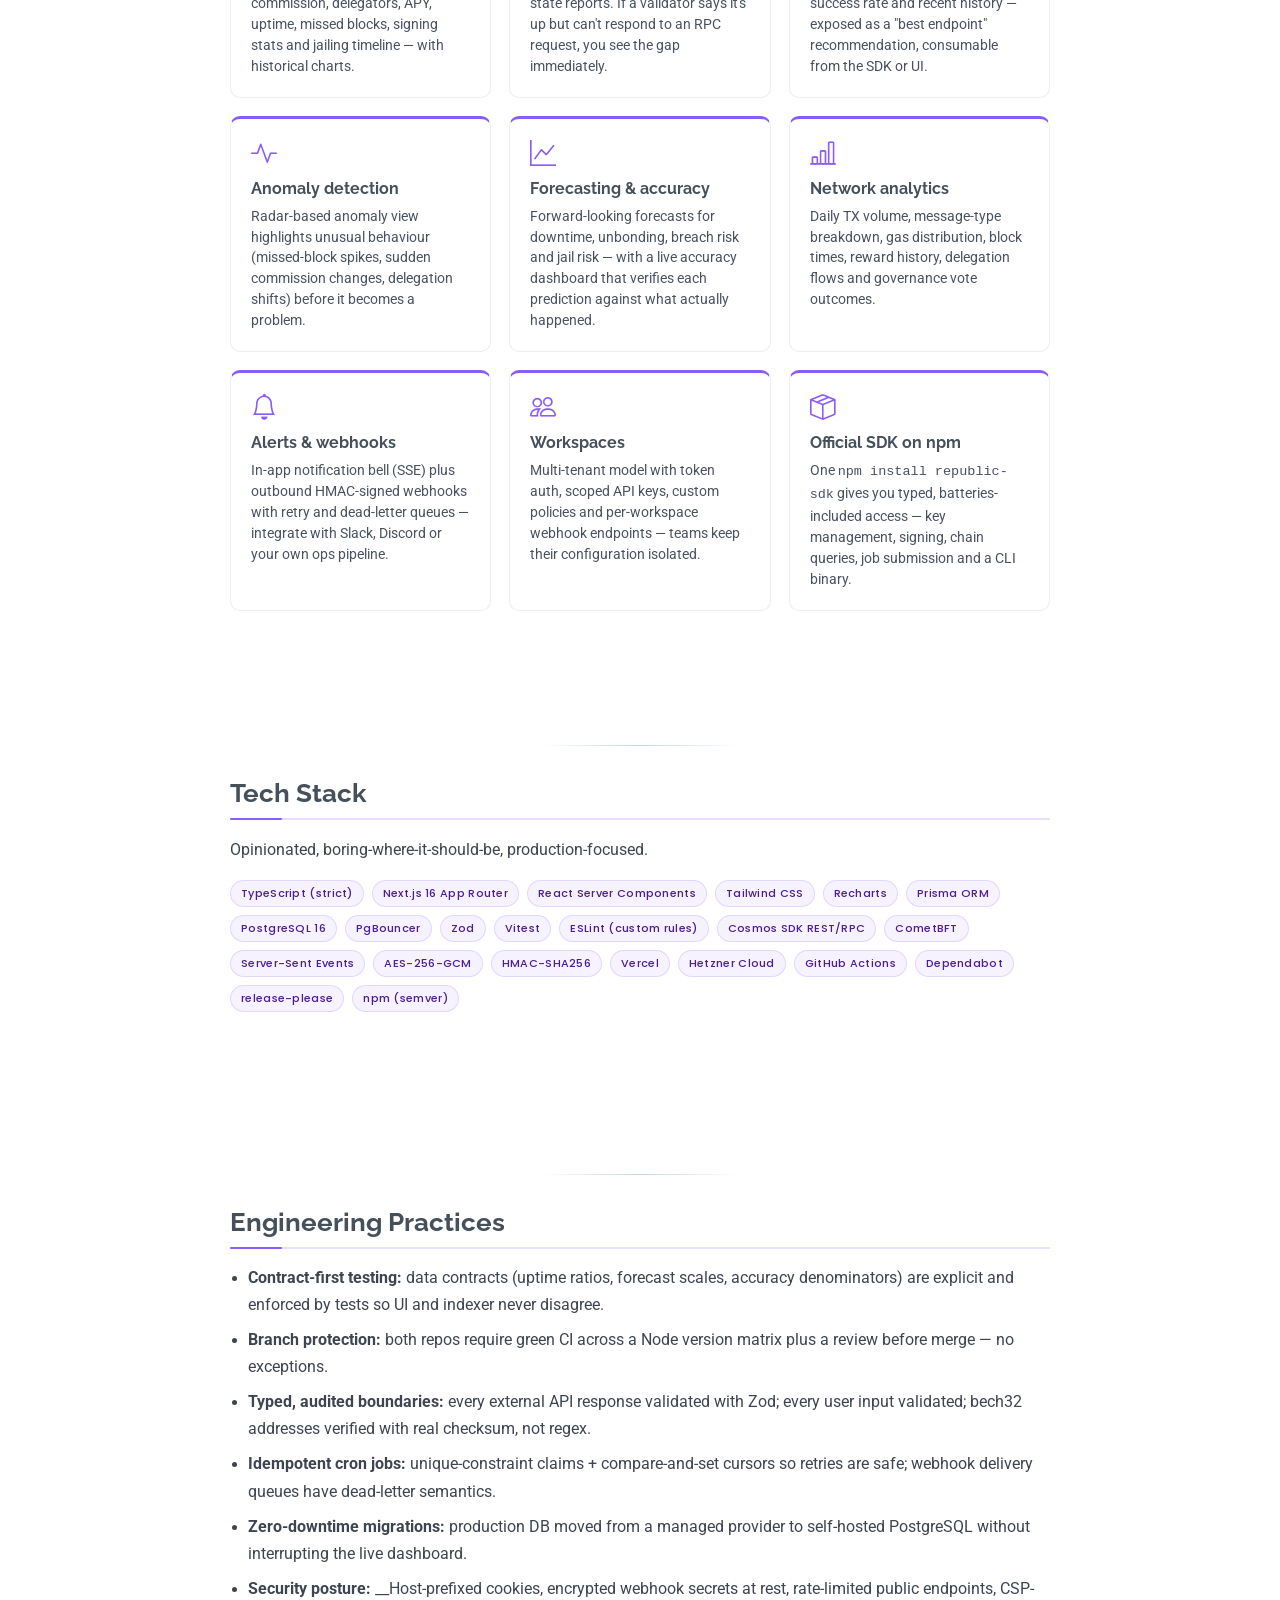
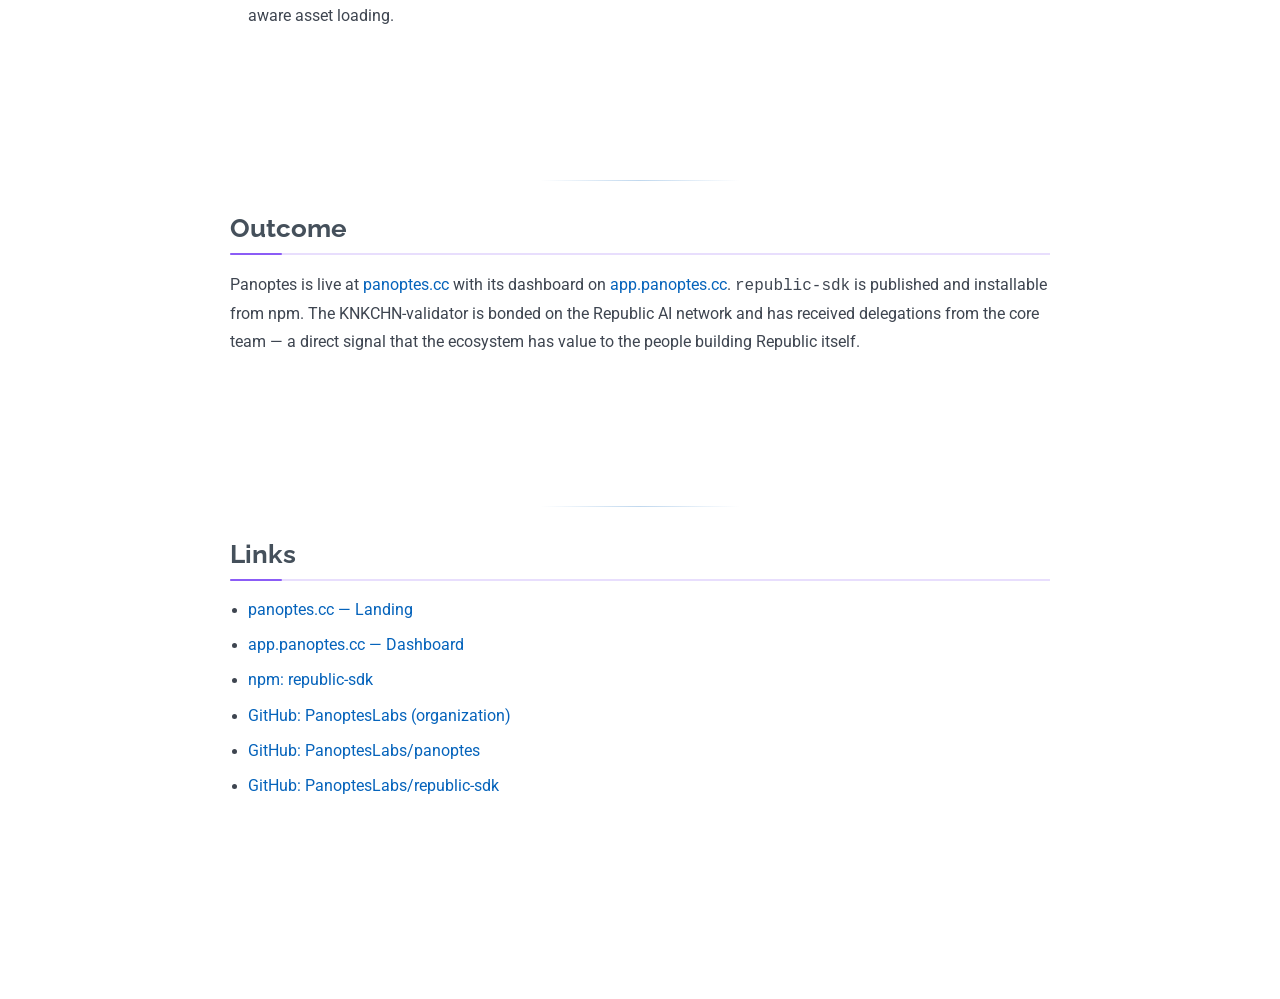
<file: ventures/panoptes.html>
<!DOCTYPE html>
<html lang="en" data-lang="en">

<head>
    <meta charset="utf-8">
    <meta content="width=device-width, initial-scale=1.0" name="viewport">
    <title>PanoptesLabs — Chain Intelligence for Republic AI · Muhammet Eren Karakuş</title>
    <meta name="description"
        content="Case study: PanoptesLabs — chain intelligence dashboard and official TypeScript SDK for Republic AI. Live at panoptes.cc with an active community validator on the network.">

    <meta property="og:title" content="PanoptesLabs — Case Study">
    <meta property="og:description"
        content="Chain intelligence platform + TypeScript SDK for Republic AI.">
    <meta property="og:image"
        content="https://merenkarakus.com/MyResume-1.0.0/assets/img/ventures/panoptes-hero.png">
    <meta property="og:url" content="https://merenkarakus.com/ventures/panoptes.html">

    <link href="/MyResume-1.0.0/assets/img/logoFoto.png" rel="icon">

    <link href="https://fonts.googleapis.com" rel="preconnect">
    <link href="https://fonts.gstatic.com" rel="preconnect" crossorigin>
    <link
        href="https://fonts.googleapis.com/css2?family=Roboto:wght@300;400;500;700&family=Poppins:wght@400;500;600;700&family=Raleway:wght@500;600;700;800&display=swap"
        rel="stylesheet">

    <link href="/MyResume-1.0.0/assets/vendor/bootstrap-icons/bootstrap-icons.css" rel="stylesheet">
    <link href="/MyResume-1.0.0/assets/vendor/aos/aos.css" rel="stylesheet">
    <link href="/MyResume-1.0.0/assets/css/main.css" rel="stylesheet">
    <link href="/MyResume-1.0.0/assets/css/custom.css" rel="stylesheet">
</head>

<body class="case-study brand-panoptes">

    <div class="side-ornament side-ornament-left" aria-hidden="true">
        <span class="orn-dot sm"></span>
        <span class="orn-line short"></span>
        <span class="orn-dot"></span>
        <span class="orn-line"></span>
        <span class="orn-dot"></span>
        <span class="orn-line short"></span>
        <span class="orn-dot sm"></span>
    </div>
    <div class="side-ornament side-ornament-right" aria-hidden="true">
        <svg class="wavy-rail" viewBox="0 0 24 1200"
            preserveAspectRatio="xMidYMid meet" xmlns="http://www.w3.org/2000/svg">
            <path d="M12 0 Q 22 30 12 60 T 12 120 T 12 180 T 12 240 T 12 300 T 12 360 T 12 420 T 12 480 T 12 540 T 12 600 T 12 660 T 12 720 T 12 780 T 12 840 T 12 900 T 12 960 T 12 1020 T 12 1080 T 12 1140 T 12 1200"
                stroke="currentColor" stroke-width="1.4" fill="none" opacity="0.5" />
            <circle cx="12" cy="180"  r="2.5" fill="currentColor" opacity="0.8"/>
            <circle cx="12" cy="420"  r="2.5" fill="currentColor" opacity="0.8"/>
            <circle cx="12" cy="660"  r="2.5" fill="currentColor" opacity="0.8"/>
            <circle cx="12" cy="900"  r="2.5" fill="currentColor" opacity="0.8"/>
            <circle cx="12" cy="1140" r="2.5" fill="currentColor" opacity="0.8"/>
        </svg>
    </div>

    <nav class="case-nav">
        <a href="/#ventures" class="back">
            <i class="bi bi-arrow-left"></i>
            <span lang="en">Back to Portfolio</span>
            <span lang="tr">Portfolyoya Dön</span>
        </a>
        <div class="lang-switcher" style="position: static; margin: 0;">
            <button class="lang-btn" data-lang-target="en">EN</button>
            <span class="lang-sep">|</span>
            <button class="lang-btn" data-lang-target="tr">TR</button>
        </div>
    </nav>

    <header class="case-hero">
        <div class="case-tag">PanoptesLabs · Venture</div>
        <h1>PanoptesLabs Ecosystem</h1>
        <p class="case-subtitle" lang="en">
            A two-part ecosystem I built for the <strong>Republic AI</strong>
            network: <strong>Panoptes</strong> — a production chain-intelligence
            dashboard for validator monitoring, endpoint health, anomaly
            detection and analytics. <strong>republic-sdk</strong> — the
            official TypeScript SDK on npm, powering the developer surface of
            the network. Both live in production, maintained end-to-end by me.
        </p>
        <p class="case-subtitle" lang="tr">
            <strong>Republic AI</strong> ağı için inşa ettiğim iki parçalı
            ekosistem: <strong>Panoptes</strong> — validator izleme, endpoint
            sağlığı, anomali tespiti ve analitik için production'da çalışan bir
            chain-intelligence dashboard'u. <strong>republic-sdk</strong> —
            ağın geliştirici yüzeyini besleyen, npm'de yayınlanan resmi
            TypeScript SDK. İkisi de production'da, uçtan uca benim tarafımdan
            geliştirilip sürdürülüyor.
        </p>

        <div class="case-badges">
            <span class="venture-badge">TypeScript</span>
            <span class="venture-badge">Next.js 16</span>
            <span class="venture-badge">Prisma + PostgreSQL</span>
            <span class="venture-badge">Cosmos SDK</span>
            <span class="venture-badge">npm Published</span>
            <span class="venture-badge">Active Validator</span>
            <span class="venture-badge">Vercel</span>
            <span class="venture-badge">VPS / Hetzner</span>
        </div>

        <div class="case-links">
            <a href="https://panoptes.cc/" target="_blank" class="primary">
                <i class="bi bi-globe2"></i>
                <span lang="en">Visit Panoptes</span>
                <span lang="tr">Panoptes'i Ziyaret Et</span>
            </a>
            <a href="https://app.panoptes.cc/" target="_blank" class="secondary">
                <i class="bi bi-speedometer2"></i>
                <span lang="en">Live Dashboard</span>
                <span lang="tr">Canlı Dashboard</span>
            </a>
            <a href="https://www.npmjs.com/package/republic-sdk" target="_blank" class="secondary">
                <i class="bi bi-box"></i> npm: republic-sdk
            </a>
            <a href="https://github.com/PanoptesLabs" target="_blank" class="secondary">
                <i class="bi bi-github"></i> GitHub
            </a>
        </div>
    </header>

    <div class="case-hero-media" data-aos="fade-up">
        <img src="/MyResume-1.0.0/assets/img/ventures/panoptes-hero.png"
            alt="Panoptes banner"
            onerror="this.style.display='none';">
    </div>

    <div class="case-video" data-aos="fade-up">
        <video controls preload="metadata" playsinline muted
            poster="/MyResume-1.0.0/assets/img/ventures/panoptes-hero.png">
            <source src="/MyResume-1.0.0/assets/video/panoptes-intro.mp4" type="video/mp4">
        </video>
        <div class="video-caption" lang="en">Panoptes — product intro video</div>
        <div class="video-caption" lang="tr">Panoptes — ürün tanıtım videosu</div>
    </div>

    <main class="case-body">

        <section data-aos="fade-up">
            <h2 lang="en">The Problem</h2>
            <h2 lang="tr">Problem</h2>
            <p lang="en">
                Republic AI is a decentralized Cosmos-based network where
                validators coordinate AI compute workloads. For the network to
                be actually usable, three distinct audiences need tooling that
                was missing on day one:
            </p>
            <p lang="tr">
                Republic AI, validator'ların AI compute iş yüklerini koordine
                ettiği, Cosmos tabanlı merkeziyetsiz bir ağ. Ağın gerçekten
                kullanılabilir olması için ilk günden eksik olan üç ayrı
                kitleye araçlar gerekiyordu:
            </p>
            <ul lang="en">
                <li><strong>Validator operators</strong> needed real-time
                    signal on uptime, missed blocks, commission changes and
                    jailing risk — not just raw RPC responses.</li>
                <li><strong>Delegators &amp; end-users</strong> needed a way to
                    compare validators, watch delegation flows, and spot
                    unhealthy endpoints before routing a workload.</li>
                <li><strong>Developers</strong> needed a typed, batteries-included
                    client to send transactions, submit compute jobs and read
                    chain state — without hand-rolling protobuf and bech32.</li>
            </ul>
            <ul lang="tr">
                <li><strong>Validator operatörlerinin</strong> uptime, kaçırılan
                    blok, komisyon değişiklikleri ve jailing riski üzerine
                    gerçek zamanlı sinyale ihtiyacı vardı — ham RPC cevaplarına
                    değil.</li>
                <li><strong>Delegator ve son kullanıcıların</strong> validator'ları
                    karşılaştıracak, delegation akışlarını izleyecek ve bir iş
                    göndermeden önce sağlıksız endpoint'leri tespit edecek bir
                    yola ihtiyacı vardı.</li>
                <li><strong>Geliştiricilerin</strong> protobuf ve bech32 ile
                    uğraşmadan işlem gönderebileceği, compute iş'i submit
                    edebileceği, chain state okuyabileceği tip-güvenli, hazır
                    bataryalı bir istemciye ihtiyacı vardı.</li>
            </ul>
            <p lang="en">
                PanoptesLabs fills both sides: <strong>Panoptes</strong> is the
                human-facing surface, <strong>republic-sdk</strong> is the
                machine-facing one — and they share the same underlying
                chain-query layer.
            </p>
            <p lang="tr">
                PanoptesLabs iki tarafı da kapatıyor: insanlar için
                <strong>Panoptes</strong>, makineler için
                <strong>republic-sdk</strong> — ve ikisi de aynı alt chain-query
                katmanını paylaşıyor.
            </p>
        </section>

        <section data-aos="fade-up">
            <h2 lang="en">My Role</h2>
            <h2 lang="tr">Rolüm</h2>
            <p lang="en">
                Founder, architect and sole maintainer. I own every layer —
                product design, data model, frontend, API, indexer, CI/CD,
                infrastructure, the SDK release pipeline and the community
                validator that runs on our own hardware. The work spans:
            </p>
            <p lang="tr">
                Kurucu, mimar ve tek sorumlu geliştirici. Her katman benim —
                ürün tasarımı, veri modeli, frontend, API, indexer, CI/CD,
                altyapı, SDK release pipeline'ı ve kendi donanımımızda çalışan
                community validator. Kapsam:
            </p>
            <ul lang="en">
                <li>Architected the two-project split so Panoptes and
                    republic-sdk can evolve independently but share a single
                    chain-query core.</li>
                <li>Shipped and operate the SDK on npm (<code>republic-sdk</code>)
                    with semver releases, typed exports (ESM + CJS + CLI) and
                    a multi-node CI matrix.</li>
                <li>Designed and deployed the dashboard at
                    <a href="https://panoptes.cc" target="_blank">panoptes.cc</a>
                    on Vercel with host-based routing to
                    <a href="https://app.panoptes.cc" target="_blank">app.panoptes.cc</a>.</li>
                <li>Migrated the production database from a managed provider
                    to a self-hosted PostgreSQL cluster on Hetzner, including
                    PgBouncer pooling and zero-downtime cutover.</li>
                <li>Operate <strong>KNKCHN-validator</strong> — an active
                    bonded validator on the Republic AI network, delegated to
                    by the core Republic team.</li>
                <li>Transferred the GitHub organization to
                    <strong>PanoptesLabs</strong> as a permanent home for the
                    ecosystem.</li>
            </ul>
            <ul lang="tr">
                <li>İki projeyi bağımsız gelişecek ama tek bir chain-query
                    çekirdeğini paylaşacak şekilde mimariledim.</li>
                <li>SDK'yı npm'de (<code>republic-sdk</code>) semver
                    release'leri, tip-güvenli export'lar (ESM + CJS + CLI) ve
                    çoklu Node versiyon CI matrisi ile yayınladım ve
                    işletiyorum.</li>
                <li>Dashboard'u
                    <a href="https://panoptes.cc" target="_blank">panoptes.cc</a>
                    adresinde Vercel üzerinde, host-based routing ile
                    <a href="https://app.panoptes.cc" target="_blank">app.panoptes.cc</a>
                    alt alanına yönlendirerek deploy ettim.</li>
                <li>Production veritabanını managed bir sağlayıcıdan Hetzner
                    üzerinde self-hosted PostgreSQL cluster'a taşıdım —
                    PgBouncer pooling ve sıfır-downtime geçiş dahil.</li>
                <li>Republic AI ağında aktif bonded bir validator olan
                    <strong>KNKCHN-validator</strong>'ı işletiyorum; çekirdek
                    Republic ekibi delegasyon yaptı.</li>
                <li>Ekosistemin kalıcı evi olarak GitHub organizasyonunu
                    <strong>PanoptesLabs</strong>'a taşıdım.</li>
            </ul>
        </section>

        <section data-aos="fade-up">
            <h2 lang="en">By the Numbers</h2>
            <h2 lang="tr">Rakamlarla</h2>
            <div class="feature-grid">
                <div class="feature-card" data-aos="fade-up">
                    <div class="feature-icon"><i class="bi bi-check2-circle"></i></div>
                    <h4 lang="en">1,300+ tests</h4>
                    <h4 lang="tr">1,300+ test</h4>
                    <p lang="en">Unit, integration and contract tests across
                        both repos — all green on every push.</p>
                    <p lang="tr">İki repo genelinde unit, integration ve
                        contract testleri — her push'ta yeşil.</p>
                </div>
                <div class="feature-card" data-aos="fade-up">
                    <div class="feature-icon"><i class="bi bi-graph-up-arrow"></i></div>
                    <h4 lang="en">~90% coverage</h4>
                    <h4 lang="tr">~%90 coverage</h4>
                    <p lang="en">Enforced via CI with per-path coverage rules
                        and typed Prisma mocks.</p>
                    <p lang="tr">CI'da path-bazlı coverage kuralları ve
                        tip-güvenli Prisma mock'larıyla zorunlu.</p>
                </div>
                <div class="feature-card" data-aos="fade-up">
                    <div class="feature-icon"><i class="bi bi-shield-check"></i></div>
                    <h4 lang="en">Active validator</h4>
                    <h4 lang="tr">Aktif validator</h4>
                    <p lang="en">KNKCHN-validator — bonded, signing blocks,
                        backed by team-level delegations.</p>
                    <p lang="tr">KNKCHN-validator — bonded, blok imzalıyor,
                        ekip seviyesinde delegasyon aldı.</p>
                </div>
                <div class="feature-card" data-aos="fade-up">
                    <div class="feature-icon"><i class="bi bi-box-seam"></i></div>
                    <h4 lang="en">npm package live</h4>
                    <h4 lang="tr">npm paketi yayında</h4>
                    <p lang="en"><code>republic-sdk</code> on npm with semver
                        releases, typed exports, CLI binary and automated
                        publishing.</p>
                    <p lang="tr">npm'de <code>republic-sdk</code> — semver
                        release'ler, tip-güvenli export'lar, CLI binary ve
                        otomatik yayınlama ile.</p>
                </div>
                <div class="feature-card" data-aos="fade-up">
                    <div class="feature-icon"><i class="bi bi-lightning-charge"></i></div>
                    <h4 lang="en">Real-time data</h4>
                    <h4 lang="tr">Gerçek zamanlı veri</h4>
                    <p lang="en">Server-Sent Events for live alerts, cron
                        pipelines for continuous indexing, tiered caching for
                        read performance.</p>
                    <p lang="tr">Canlı uyarılar için Server-Sent Events,
                        sürekli indeksleme için cron pipeline'ları, okuma
                        performansı için katmanlı cache.</p>
                </div>
                <div class="feature-card" data-aos="fade-up">
                    <div class="feature-icon"><i class="bi bi-globe"></i></div>
                    <h4 lang="en">Production-grade infra</h4>
                    <h4 lang="tr">Production-kalibre altyapı</h4>
                    <p lang="en">Vercel edge, self-hosted PostgreSQL on
                        Hetzner, PgBouncer, GitHub Actions cron, encrypted
                        webhook delivery.</p>
                    <p lang="tr">Vercel edge, Hetzner üzerinde self-hosted
                        PostgreSQL, PgBouncer, GitHub Actions cron, şifreli
                        webhook teslimi.</p>
                </div>
            </div>
        </section>

        <section data-aos="fade-up">
            <h2 lang="en">Architecture</h2>
            <h2 lang="tr">Mimari</h2>
            <h3 lang="en">Panoptes (dashboard)</h3>
            <h3 lang="tr">Panoptes (dashboard)</h3>
            <ul lang="en">
                <li><strong>Frontend:</strong> Next.js 16 App Router, React
                    server components, streaming charts (Recharts), Tailwind,
                    contextual help tooltips, scroll-spy navigation.</li>
                <li><strong>API layer:</strong> Next.js route handlers with
                    Zod-validated inputs, tiered <code>s-maxage</code> cache
                    headers per domain (health / forecast / governance), and
                    rate limiting on public endpoints.</li>
                <li><strong>Data pipeline:</strong> custom indexer that polls
                    Cosmos REST/RPC and decodes on-chain state into a
                    relational Prisma model; governance, slashing, inflation,
                    commission and supply tracked in background cron jobs.</li>
                <li><strong>Storage:</strong> PostgreSQL 16 on Hetzner,
                    PgBouncer for transaction pooling, self-signed SSL, direct
                    connection for migrations.</li>
                <li><strong>Analytics:</strong> integration with an external
                    explorer API for historical TX / gas / block-time charts
                    — so our own node can stay lean.</li>
                <li><strong>Notifications:</strong> SSE notification bell +
                    HMAC-signed webhook delivery with AES-256-GCM-encrypted
                    secrets, retry queue and dead-letter handling.</li>
                <li><strong>Multi-tenant:</strong> workspace system with
                    token-based auth, policies, API keys and scoped webhooks.</li>
            </ul>
            <ul lang="tr">
                <li><strong>Frontend:</strong> Next.js 16 App Router, React
                    server component'ler, streaming grafikler (Recharts),
                    Tailwind, contextual help tooltip'ları, scroll-spy
                    navigation.</li>
                <li><strong>API katmanı:</strong> Zod ile doğrulanmış
                    input'lar, alan bazlı (health / forecast / governance)
                    katmanlı <code>s-maxage</code> cache header'ları ve
                    public endpoint'lerde rate limiting ile Next.js route
                    handler'ları.</li>
                <li><strong>Veri pipeline'ı:</strong> Cosmos REST/RPC'yi
                    yoklayan ve on-chain state'i ilişkisel Prisma modeline
                    çeviren özel indexer; governance, slashing, enflasyon,
                    komisyon ve arz arka plan cron'larında takip ediliyor.</li>
                <li><strong>Depolama:</strong> Hetzner üzerinde PostgreSQL 16,
                    transaction pooling için PgBouncer, self-signed SSL,
                    migration'lar için direkt bağlantı.</li>
                <li><strong>Analitik:</strong> harici explorer API
                    entegrasyonu — tarihsel TX / gas / blok-süresi grafikleri
                    için; kendi node'umuz hafif kalabilsin diye.</li>
                <li><strong>Bildirimler:</strong> SSE notification bell +
                    AES-256-GCM ile şifrelenmiş secret'lar, retry kuyruğu ve
                    dead-letter ile HMAC-imzalı webhook teslimi.</li>
                <li><strong>Çok kiracılı:</strong> token-based auth,
                    policy'ler, API key'ler ve scoped webhook'lar ile workspace
                    sistemi.</li>
            </ul>
            <h3 lang="en">republic-sdk (npm package)</h3>
            <h3 lang="tr">republic-sdk (npm paketi)</h3>
            <ul lang="en">
                <li><strong>Key management:</strong> mnemonic-based keypair
                    generation, bech32 address derivation, secure storage
                    abstractions.</li>
                <li><strong>Transaction signing:</strong> canonical amino /
                    proto serialization, sign-mode-direct signatures, fee
                    estimation.</li>
                <li><strong>Chain queries:</strong> typed clients for staking,
                    distribution, slashing, bank and governance modules.</li>
                <li><strong>Compute jobs:</strong> high-level API for
                    dispatching AI compute workloads to the network and
                    tracking their lifecycle.</li>
                <li><strong>CLI:</strong> scripting-friendly binary for
                    operators and CI — key import, balance checks, send,
                    delegate, submit-job.</li>
                <li><strong>Build:</strong> ESM + CJS + DTS + CLI, dual
                    Node-version test matrix, branch-protected releases via
                    release-please.</li>
            </ul>
            <ul lang="tr">
                <li><strong>Anahtar yönetimi:</strong> mnemonic-based keypair
                    üretimi, bech32 adres türetme, güvenli depolama
                    soyutlamaları.</li>
                <li><strong>İşlem imzalama:</strong> canonical amino / proto
                    serializasyon, sign-mode-direct imzalar, fee tahmini.</li>
                <li><strong>Chain sorguları:</strong> staking, distribution,
                    slashing, bank ve governance modülleri için tip-güvenli
                    istemciler.</li>
                <li><strong>Compute iş'leri:</strong> ağa AI compute iş
                    yüklerini göndermek ve yaşam döngülerini takip etmek için
                    yüksek seviyeli API.</li>
                <li><strong>CLI:</strong> operatörler ve CI için scripting-dostu
                    binary — key import, bakiye kontrolü, send, delegate,
                    submit-job.</li>
                <li><strong>Build:</strong> ESM + CJS + DTS + CLI, çift Node
                    versiyon test matrisi, release-please ile branch korumalı
                    release'ler.</li>
            </ul>
        </section>

        <section data-aos="fade-up">
            <h2 lang="en">Key Features</h2>
            <h2 lang="tr">Öne Çıkan Özellikler</h2>

            <div class="case-video" style="margin: 6px 0 24px; padding: 0;" data-aos="fade-up">
                <video controls preload="metadata" playsinline muted
                    poster="/MyResume-1.0.0/assets/img/ventures/panoptes-hero.png">
                    <source src="/MyResume-1.0.0/assets/video/panoptes-before-after.mp4" type="video/mp4">
                </video>
                <div class="video-caption" lang="en">Panoptes — before / after</div>
                <div class="video-caption" lang="tr">Panoptes — öncesi / sonrası</div>
            </div>

            <div class="feature-grid">
                <div class="feature-card" data-aos="fade-up">
                    <div class="feature-icon"><i class="bi bi-eye"></i></div>
                    <h4 lang="en">Validator monitoring</h4>
                    <h4 lang="tr">Validator izleme</h4>
                    <p lang="en">Per-validator rank, voting power, commission,
                        delegators, APY, uptime, missed blocks, signing stats
                        and jailing timeline — with historical charts.</p>
                    <p lang="tr">Validator başına sıralama, oy gücü, komisyon,
                        delegator sayısı, APY, uptime, kaçırılan bloklar,
                        imzalama istatistikleri ve jailing zaman çizelgesi —
                        tarihsel grafiklerle.</p>
                </div>
                <div class="feature-card" data-aos="fade-up">
                    <div class="feature-icon"><i class="bi bi-heart-pulse"></i></div>
                    <h4 lang="en">Endpoint health</h4>
                    <h4 lang="tr">Endpoint sağlığı</h4>
                    <p lang="en">External probes verify what chain state
                        reports. If a validator says it's up but can't respond
                        to an RPC request, you see the gap immediately.</p>
                    <p lang="tr">Dış prob'lar chain state'in raporunu doğrular.
                        Bir validator "up" diyor ama bir RPC isteğine cevap
                        veremiyorsa aradaki farkı anında görürsünüz.</p>
                </div>
                <div class="feature-card" data-aos="fade-up">
                    <div class="feature-icon"><i class="bi bi-signpost-split"></i></div>
                    <h4 lang="en">Smart routing</h4>
                    <h4 lang="tr">Akıllı routing</h4>
                    <p lang="en">Endpoints scored on latency, success rate and
                        recent history — exposed as a "best endpoint"
                        recommendation, consumable from the SDK or UI.</p>
                    <p lang="tr">Endpoint'ler gecikme, başarı oranı ve yakın
                        geçmişe göre skorlanır — SDK veya UI'dan tüketilebilen
                        "en iyi endpoint" önerisi olarak sunulur.</p>
                </div>
                <div class="feature-card" data-aos="fade-up">
                    <div class="feature-icon"><i class="bi bi-activity"></i></div>
                    <h4 lang="en">Anomaly detection</h4>
                    <h4 lang="tr">Anomali tespiti</h4>
                    <p lang="en">Radar-based anomaly view highlights unusual
                        behaviour (missed-block spikes, sudden commission
                        changes, delegation shifts) before it becomes a
                        problem.</p>
                    <p lang="tr">Radar-tabanlı anomali görünümü, bir probleme
                        dönüşmeden önce olağandışı davranışı (kaçırılan blok
                        sıçramaları, ani komisyon değişiklikleri, delegation
                        kaymaları) öne çıkarır.</p>
                </div>
                <div class="feature-card" data-aos="fade-up">
                    <div class="feature-icon"><i class="bi bi-graph-up"></i></div>
                    <h4 lang="en">Forecasting &amp; accuracy</h4>
                    <h4 lang="tr">Tahmin ve doğruluk</h4>
                    <p lang="en">Forward-looking forecasts for downtime,
                        unbonding, breach risk and jail risk — with a live
                        accuracy dashboard that verifies each prediction
                        against what actually happened.</p>
                    <p lang="tr">Downtime, unbonding, breach riski ve jail
                        riski için ileriye dönük tahminler — her tahmini
                        gerçekte olanla karşılaştıran canlı bir doğruluk
                        dashboard'u ile birlikte.</p>
                </div>
                <div class="feature-card" data-aos="fade-up">
                    <div class="feature-icon"><i class="bi bi-bar-chart-line"></i></div>
                    <h4 lang="en">Network analytics</h4>
                    <h4 lang="tr">Ağ analitiği</h4>
                    <p lang="en">Daily TX volume, message-type breakdown, gas
                        distribution, block times, reward history, delegation
                        flows and governance vote outcomes.</p>
                    <p lang="tr">Günlük TX hacmi, mesaj-tipi kırılımı, gas
                        dağılımı, blok süreleri, ödül geçmişi, delegation
                        akışları ve governance oy sonuçları.</p>
                </div>
                <div class="feature-card" data-aos="fade-up">
                    <div class="feature-icon"><i class="bi bi-bell"></i></div>
                    <h4 lang="en">Alerts &amp; webhooks</h4>
                    <h4 lang="tr">Uyarılar ve webhook'lar</h4>
                    <p lang="en">In-app notification bell (SSE) plus outbound
                        HMAC-signed webhooks with retry and dead-letter
                        queues — integrate with Slack, Discord or your own
                        ops pipeline.</p>
                    <p lang="tr">Uygulama içi notification bell (SSE) artı
                        retry ve dead-letter kuyruklu, HMAC-imzalı giden
                        webhook'lar — Slack, Discord ya da kendi ops
                        pipeline'ınızla entegre edin.</p>
                </div>
                <div class="feature-card" data-aos="fade-up">
                    <div class="feature-icon"><i class="bi bi-people"></i></div>
                    <h4 lang="en">Workspaces</h4>
                    <h4 lang="tr">Workspace'ler</h4>
                    <p lang="en">Multi-tenant model with token auth, scoped
                        API keys, custom policies and per-workspace webhook
                        endpoints — teams keep their configuration
                        isolated.</p>
                    <p lang="tr">Token auth, scoped API key'ler, özel
                        policy'ler ve workspace başına webhook endpoint'leri
                        ile çok-kiracılı model — ekipler kendi konfigürasyonunu
                        izole tutar.</p>
                </div>
                <div class="feature-card" data-aos="fade-up">
                    <div class="feature-icon"><i class="bi bi-box-seam"></i></div>
                    <h4 lang="en">Official SDK on npm</h4>
                    <h4 lang="tr">npm'de resmi SDK</h4>
                    <p lang="en">One <code>npm install republic-sdk</code>
                        gives you typed, batteries-included access — key
                        management, signing, chain queries, job submission
                        and a CLI binary.</p>
                    <p lang="tr">Tek <code>npm install republic-sdk</code>
                        size tip-güvenli, hazır bataryalı erişim sağlar —
                        anahtar yönetimi, imzalama, chain sorguları, iş
                        submit etme ve CLI binary'si.</p>
                </div>
            </div>
        </section>

        <section data-aos="fade-up">
            <h2 lang="en">Tech Stack</h2>
            <h2 lang="tr">Teknoloji Yığını</h2>
            <p lang="en">
                Opinionated, boring-where-it-should-be, production-focused.
            </p>
            <p lang="tr">
                Fikir sahibi, olması gerektiği yerde sıkıcı, production
                odaklı.
            </p>
            <div class="case-badges">
                <span class="venture-badge">TypeScript (strict)</span>
                <span class="venture-badge">Next.js 16 App Router</span>
                <span class="venture-badge">React Server Components</span>
                <span class="venture-badge">Tailwind CSS</span>
                <span class="venture-badge">Recharts</span>
                <span class="venture-badge">Prisma ORM</span>
                <span class="venture-badge">PostgreSQL 16</span>
                <span class="venture-badge">PgBouncer</span>
                <span class="venture-badge">Zod</span>
                <span class="venture-badge">Vitest</span>
                <span class="venture-badge">ESLint (custom rules)</span>
                <span class="venture-badge">Cosmos SDK REST/RPC</span>
                <span class="venture-badge">CometBFT</span>
                <span class="venture-badge">Server-Sent Events</span>
                <span class="venture-badge">AES-256-GCM</span>
                <span class="venture-badge">HMAC-SHA256</span>
                <span class="venture-badge">Vercel</span>
                <span class="venture-badge">Hetzner Cloud</span>
                <span class="venture-badge">GitHub Actions</span>
                <span class="venture-badge">Dependabot</span>
                <span class="venture-badge">release-please</span>
                <span class="venture-badge">npm (semver)</span>
            </div>
        </section>

        <section data-aos="fade-up">
            <h2 lang="en">Engineering Practices</h2>
            <h2 lang="tr">Mühendislik Pratikleri</h2>
            <ul lang="en">
                <li><strong>Contract-first testing:</strong> data contracts
                    (uptime ratios, forecast scales, accuracy denominators)
                    are explicit and enforced by tests so UI and indexer
                    never disagree.</li>
                <li><strong>Branch protection:</strong> both repos require
                    green CI across a Node version matrix plus a review
                    before merge — no exceptions.</li>
                <li><strong>Typed, audited boundaries:</strong> every external
                    API response validated with Zod; every user input
                    validated; bech32 addresses verified with real checksum,
                    not regex.</li>
                <li><strong>Idempotent cron jobs:</strong> unique-constraint
                    claims + compare-and-set cursors so retries are safe;
                    webhook delivery queues have dead-letter semantics.</li>
                <li><strong>Zero-downtime migrations:</strong> production DB
                    moved from a managed provider to self-hosted PostgreSQL
                    without interrupting the live dashboard.</li>
                <li><strong>Security posture:</strong> __Host-prefixed
                    cookies, encrypted webhook secrets at rest, rate-limited
                    public endpoints, CSP-aware asset loading.</li>
            </ul>
            <ul lang="tr">
                <li><strong>Contract-first test:</strong> data contract'lar
                    (uptime oranları, forecast ölçekleri, doğruluk
                    paydaları) açıkça tanımlı ve test'lerle zorlanıyor — UI
                    ile indexer asla çelişmesin diye.</li>
                <li><strong>Branch protection:</strong> iki repoda da merge
                    öncesi Node versiyon matrisinde yeşil CI ve review
                    zorunlu — istisnasız.</li>
                <li><strong>Tip-güvenli, denetlenen sınırlar:</strong> her
                    dış API cevabı Zod ile, her kullanıcı girdisi
                    doğrulanıyor; bech32 adresler regex değil gerçek
                    checksum ile doğrulanıyor.</li>
                <li><strong>Idempotent cron'lar:</strong> unique-constraint
                    claim'leri + compare-and-set cursor'lar ile retry'lar
                    güvenli; webhook teslim kuyrukları dead-letter
                    semantiğine sahip.</li>
                <li><strong>Sıfır-downtime migration:</strong> canlı
                    dashboard'u kesmeden production DB managed bir
                    sağlayıcıdan self-hosted PostgreSQL'e taşındı.</li>
                <li><strong>Güvenlik duruşu:</strong> __Host-prefixli
                    cookie'ler, dinlenen webhook secret'ları şifreli,
                    public endpoint'lerde rate limit, CSP-farkında asset
                    yükleme.</li>
            </ul>
        </section>

        <section data-aos="fade-up">
            <h2 lang="en">Outcome</h2>
            <h2 lang="tr">Sonuç</h2>
            <p lang="en">
                Panoptes is live at
                <a href="https://panoptes.cc" target="_blank">panoptes.cc</a>
                with its dashboard on
                <a href="https://app.panoptes.cc" target="_blank">app.panoptes.cc</a>.
                <code>republic-sdk</code> is published and installable from
                npm. The KNKCHN-validator is bonded on the Republic AI network
                and has received delegations from the core team — a direct
                signal that the ecosystem has value to the people building
                Republic itself.
            </p>
            <p lang="tr">
                Panoptes
                <a href="https://panoptes.cc" target="_blank">panoptes.cc</a>
                adresinde, dashboard'u da
                <a href="https://app.panoptes.cc" target="_blank">app.panoptes.cc</a>
                adresinde canlı. <code>republic-sdk</code> npm'de yayında ve
                yüklenebilir. KNKCHN-validator Republic AI ağında bonded
                durumda ve çekirdek ekipten delegasyon aldı — ekosistemin
                Republic'i inşa eden kişilere değer sağladığının doğrudan bir
                işareti.
            </p>
        </section>

        <section data-aos="fade-up">
            <h2 lang="en">Links</h2>
            <h2 lang="tr">Bağlantılar</h2>
            <ul>
                <li><a href="https://panoptes.cc/" target="_blank">panoptes.cc — Landing</a></li>
                <li><a href="https://app.panoptes.cc/" target="_blank">app.panoptes.cc — Dashboard</a></li>
                <li><a href="https://www.npmjs.com/package/republic-sdk" target="_blank">npm: republic-sdk</a></li>
                <li><a href="https://github.com/PanoptesLabs" target="_blank">GitHub: PanoptesLabs (organization)</a></li>
                <li><a href="https://github.com/PanoptesLabs/panoptes" target="_blank">GitHub: PanoptesLabs/panoptes</a></li>
                <li><a href="https://github.com/PanoptesLabs/republic-sdk" target="_blank">GitHub: PanoptesLabs/republic-sdk</a></li>
            </ul>
        </section>

    </main>

    <script src="/MyResume-1.0.0/assets/vendor/aos/aos.js"></script>
    <script src="/MyResume-1.0.0/assets/js/i18n.js"></script>

</body>

</html>
</file>
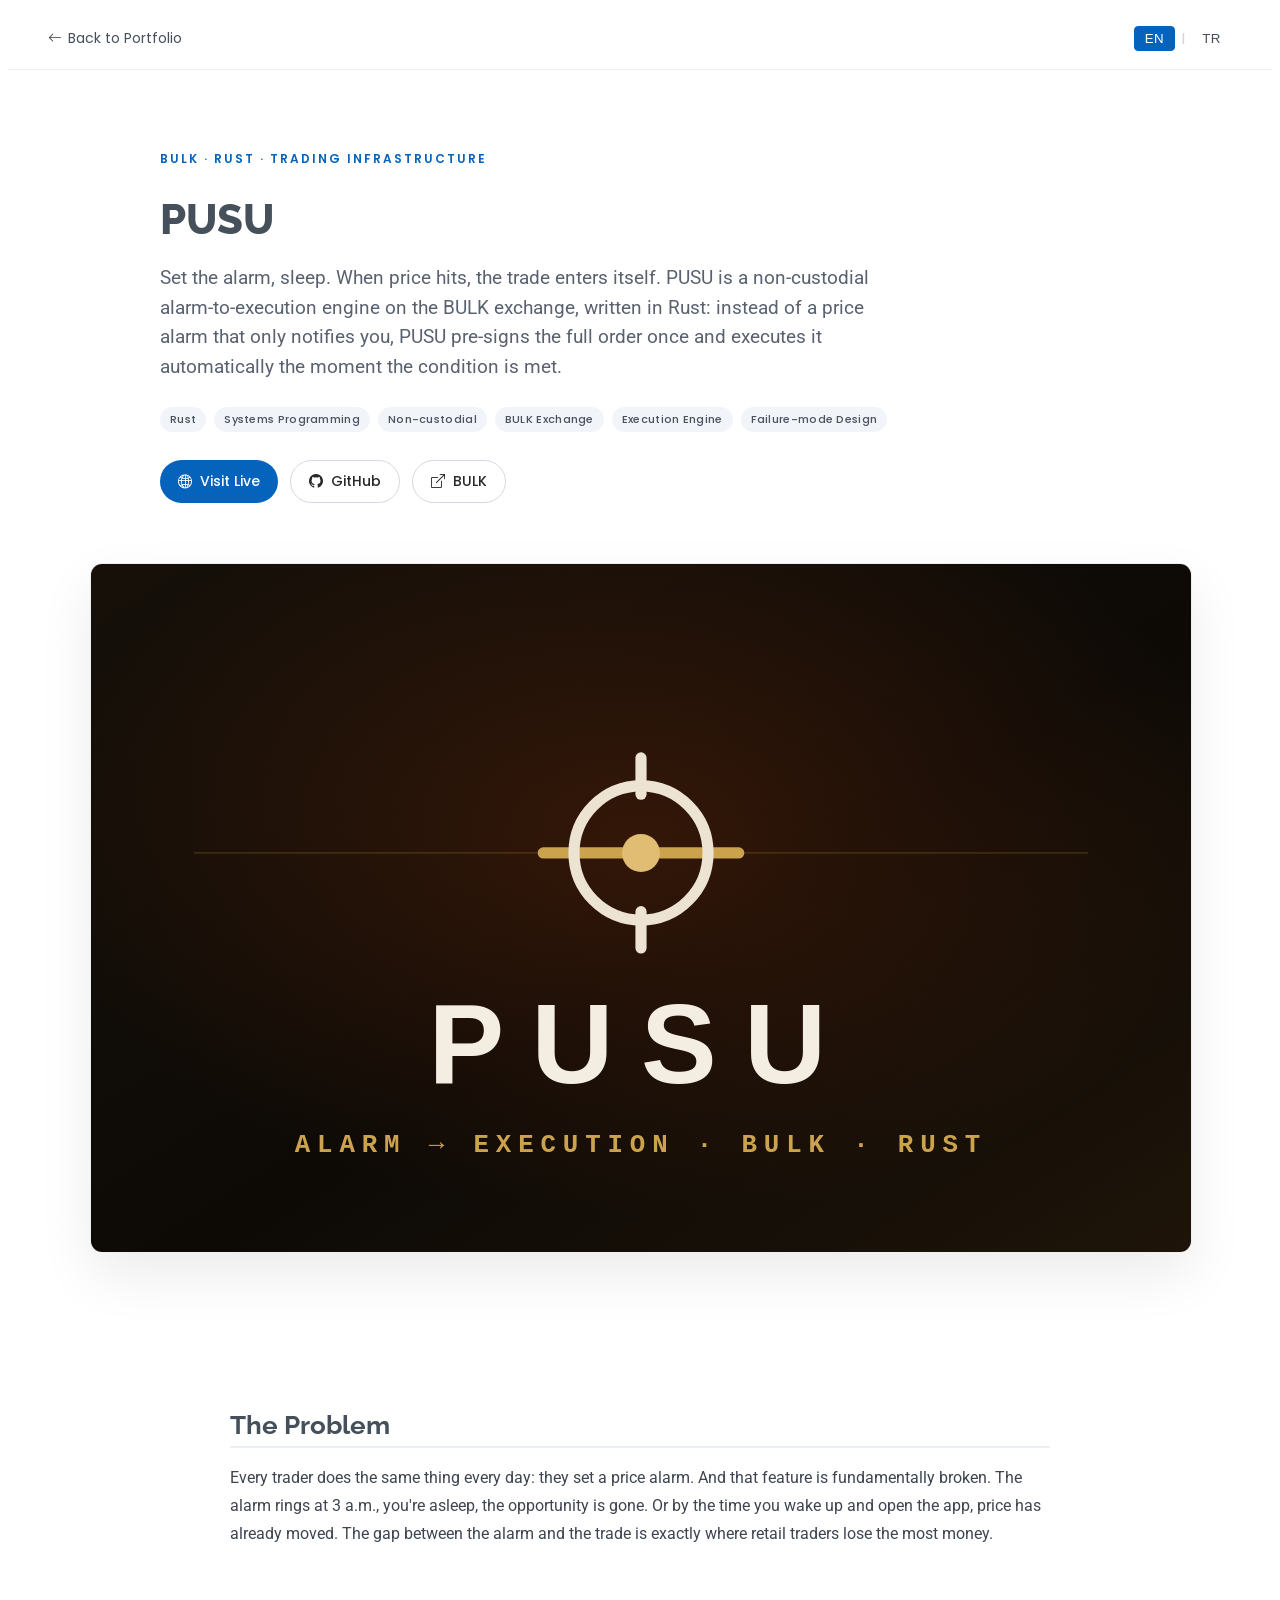
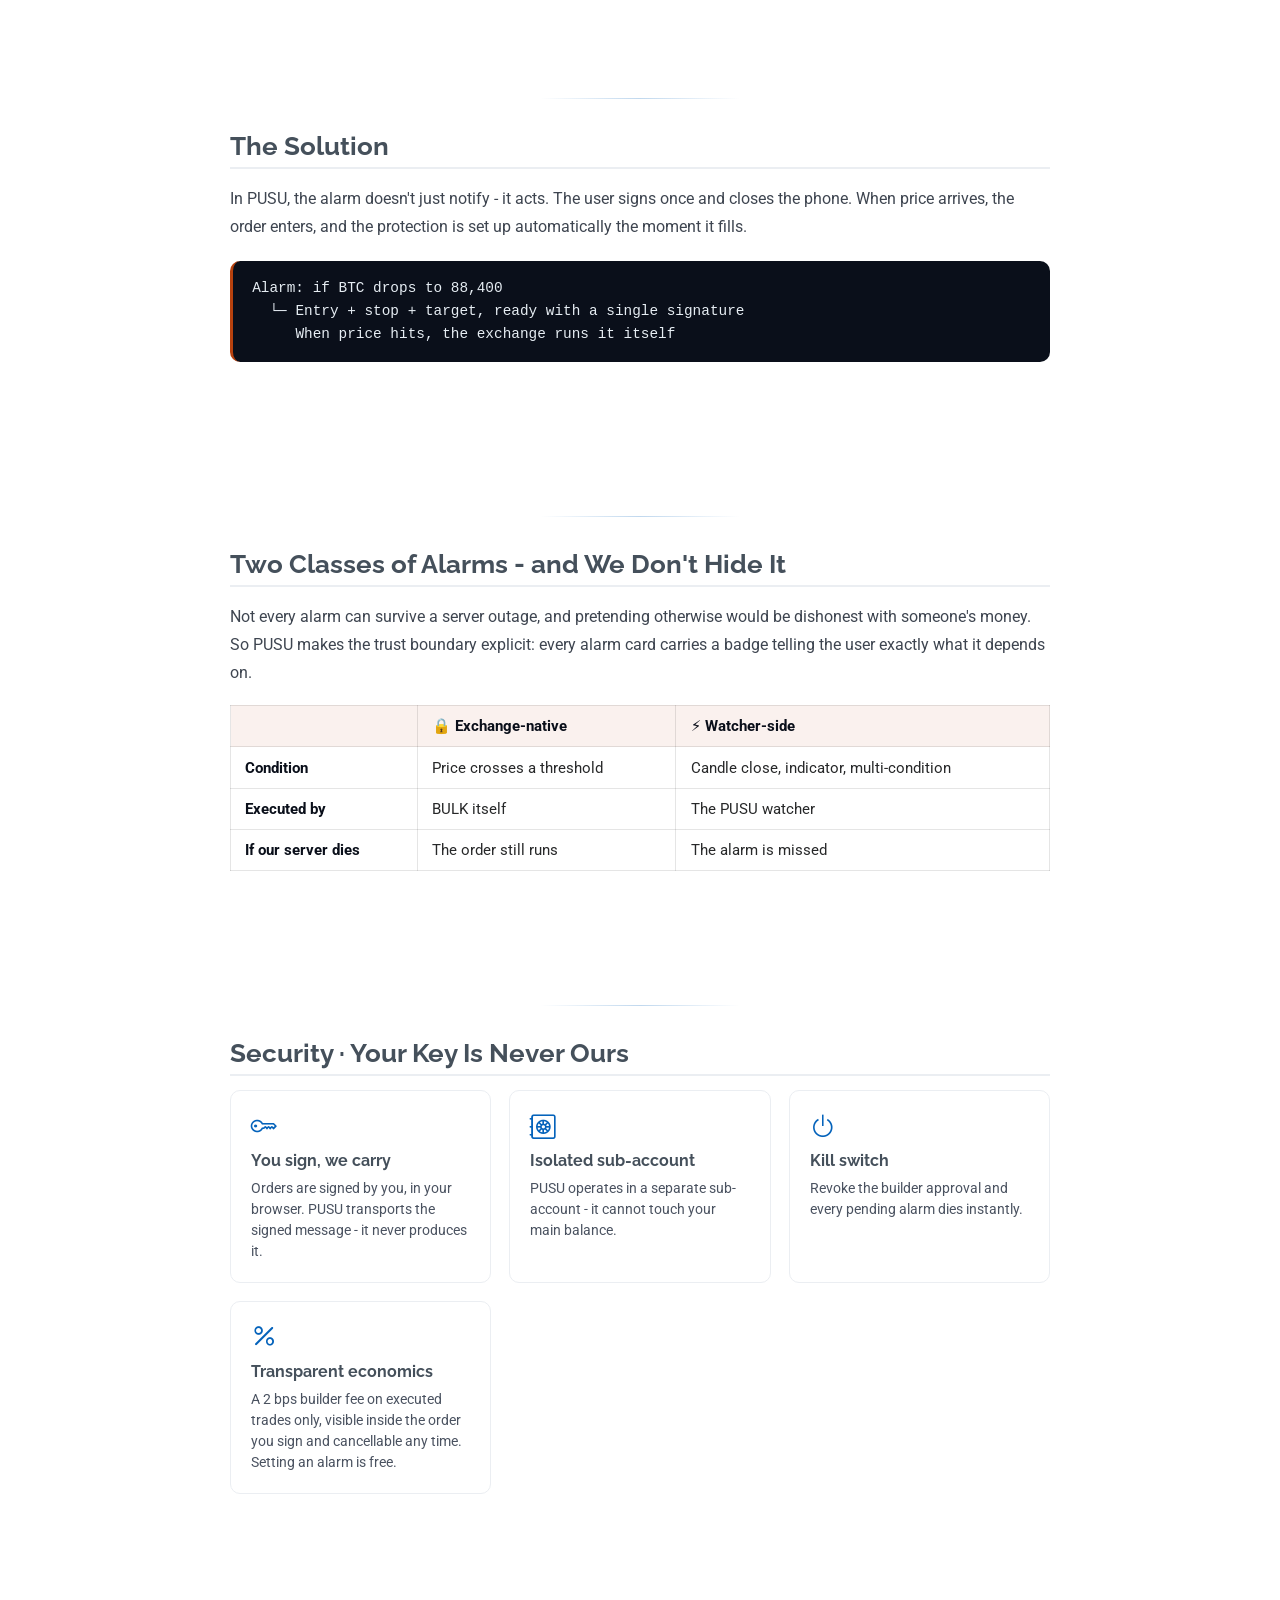
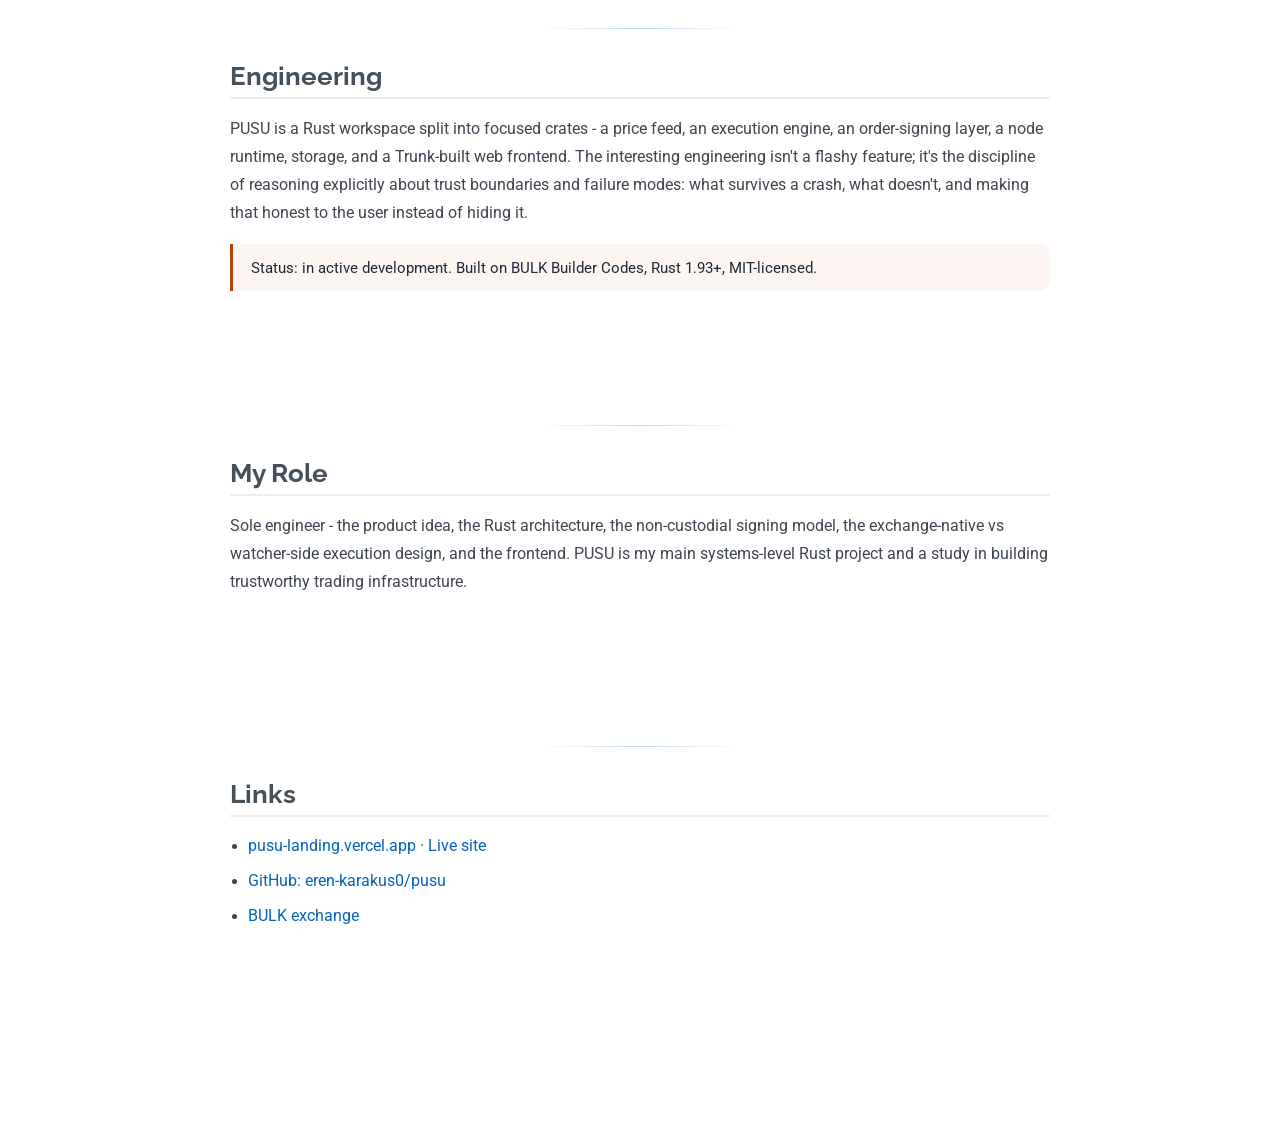
<file: ventures/pusu.html>
<!DOCTYPE html>
<html lang="en" data-lang="en">

<head>
    <meta charset="utf-8">
    <meta content="width=device-width, initial-scale=1.0" name="viewport">
    <title>PUSU · Alarm-to-Execution Engine · Muhammet Eren Karakuş</title>
    <meta name="description"
        content="PUSU is a non-custodial alarm-to-execution trading engine on the BULK exchange, written in Rust. Set an alarm, sleep; when price hits, the pre-signed order executes itself.">

    <meta property="og:title" content="PUSU · Alarm-to-Execution Engine">
    <meta property="og:description"
        content="A non-custodial, Rust alarm-to-execution engine on the BULK exchange. Pre-sign once; the order executes automatically on trigger.">
    <meta property="og:image"
        content="https://merenkarakus.com/MyResume-1.0.0/assets/img/ventures/pusu/mark.png">
    <meta property="og:url" content="https://merenkarakus.com/ventures/pusu.html">

    <link href="/MyResume-1.0.0/assets/img/logoFoto.png" rel="icon">

    <!-- Fonts -->
    <link href="https://fonts.googleapis.com" rel="preconnect">
    <link href="https://fonts.gstatic.com" rel="preconnect" crossorigin>
    <link
        href="https://fonts.googleapis.com/css2?family=Roboto:wght@300;400;500;700&family=Poppins:wght@400;500;600;700&family=Raleway:wght@500;600;700;800&display=swap"
        rel="stylesheet">

    <!-- Styles -->
    <link href="/MyResume-1.0.0/assets/vendor/bootstrap-icons/bootstrap-icons.css" rel="stylesheet">
    <link href="/MyResume-1.0.0/assets/vendor/aos/aos.css" rel="stylesheet">
    <link href="/MyResume-1.0.0/assets/css/main.css" rel="stylesheet">
    <link href="/MyResume-1.0.0/assets/css/custom.css" rel="stylesheet">

    <style>
        /* PUSU case-study inline styles */
        .ps-code {
            margin: 1.25rem 0;
            padding: 1rem 1.2rem;
            background: #0a0f1a;
            color: #e6edf3;
            border-radius: 10px;
            font-family: 'Roboto Mono', ui-monospace, SFMono-Regular, Menlo, monospace;
            font-size: 0.9rem;
            line-height: 1.6;
            white-space: pre-wrap;
            border-left: 3px solid #b7410e;
        }
        .ps-table {
            width: 100%;
            border-collapse: collapse;
            margin: 1.1rem 0 0;
            font-size: 0.94rem;
        }
        .ps-table th, .ps-table td {
            border: 1px solid rgba(0, 0, 0, 0.1);
            padding: 0.7rem 0.9rem;
            text-align: left;
            vertical-align: top;
        }
        .ps-table thead th {
            background: rgba(183, 65, 14, 0.07);
            color: #0a0f1a;
        }
        .ps-table td strong { color: #0a0f1a; }
        .ps-note {
            margin: 1.1rem 0 0;
            padding: 0.9rem 1.1rem;
            border-left: 3px solid #b7410e;
            background: rgba(183, 65, 14, 0.05);
            border-radius: 0 10px 10px 0;
            font-size: 0.96rem;
            color: #1f2937;
        }
        .case-hero-media.pusu-mark {
            background: linear-gradient(135deg, #f6f2ef 0%, #efe7e1 100%);
            display: flex;
            align-items: center;
            justify-content: center;
            padding: 32px;
        }
        .case-hero-media.pusu-mark img {
            width: auto;
            height: auto;
            max-width: 220px;
            max-height: 180px;
            object-fit: contain;
        }
    </style>
</head>

<body class="case-study">

    <nav class="case-nav">
        <a href="/#ventures" class="back">
            <i class="bi bi-arrow-left"></i>
            <span lang="en">Back to Portfolio</span>
            <span lang="tr">Portfolyoya Dön</span>
        </a>
        <div class="lang-switcher" id="langSwitcher"
            style="position: static; margin: 0;">
            <button class="lang-btn" data-lang-target="en">EN</button>
            <span class="lang-sep">|</span>
            <button class="lang-btn" data-lang-target="tr">TR</button>
        </div>
    </nav>

    <header class="case-hero">
        <div class="case-tag">BULK · Rust · Trading Infrastructure</div>
        <h1>PUSU</h1>
        <p class="case-subtitle" lang="en">
            Set the alarm, sleep. When price hits, the trade enters itself.
            PUSU is a non-custodial alarm-to-execution engine on the BULK
            exchange, written in Rust: instead of a price alarm that only
            notifies you, PUSU pre-signs the full order once and executes it
            automatically the moment the condition is met.
        </p>
        <p class="case-subtitle" lang="tr">
            Alarmı kur, uyu. Fiyat geldiğinde işlem kendi kendine girer.
            PUSU, BULK borsası üzerinde Rust ile yazılmış non-custodial bir
            alarm-to-execution motoru: sadece haber veren bir fiyat alarmı
            yerine, PUSU tam emri bir kez önceden imzalar ve koşul sağlandığı
            an otomatik olarak çalıştırır.
        </p>

        <div class="case-badges">
            <span class="venture-badge">Rust</span>
            <span class="venture-badge">Systems Programming</span>
            <span class="venture-badge">Non-custodial</span>
            <span class="venture-badge">BULK Exchange</span>
            <span class="venture-badge">Execution Engine</span>
            <span class="venture-badge">Failure-mode Design</span>
        </div>

        <div class="case-links">
            <a href="https://pusu-landing.vercel.app/" target="_blank" class="primary">
                <i class="bi bi-globe2"></i>
                <span lang="en">Visit Live</span>
                <span lang="tr">Canlı Siteyi Ziyaret Et</span>
            </a>
            <a href="https://github.com/eren-karakus0/pusu" target="_blank" class="secondary">
                <i class="bi bi-github"></i> GitHub
            </a>
            <a href="https://bulk.trade" target="_blank" class="secondary">
                <i class="bi bi-box-arrow-up-right"></i> BULK
            </a>
        </div>
    </header>

    <div class="case-hero-media" data-aos="fade-up">
        <img src="/MyResume-1.0.0/assets/img/ventures/pusu/banner.svg"
            alt="PUSU"
            onerror="this.style.display='none';">
    </div>

    <main class="case-body">

        <!-- The Problem -->
        <section data-aos="fade-up">
            <h2 lang="en">The Problem</h2>
            <h2 lang="tr">Problem</h2>
            <p lang="en">
                Every trader does the same thing every day: they set a price
                alarm. And that feature is fundamentally broken. The alarm rings
                at 3 a.m., you're asleep, the opportunity is gone. Or by the time
                you wake up and open the app, price has already moved. The gap
                between the alarm and the trade is exactly where retail traders
                lose the most money.
            </p>
            <p lang="tr">
                Her trader her gün aynı şeyi yapar: bir fiyat alarmı kurar. Ve bu
                özellik temelde bozuk. Alarm gece 03:00'te çalar, sen uyursun,
                fırsat kaçar. Ya da uyanıp uygulamayı açana kadar fiyat çoktan
                hareket etmiştir. Alarm ile işlem arasındaki boşluk, retail
                trader'ın en çok para kaybettiği yerdir.
            </p>
        </section>

        <!-- The Solution -->
        <section data-aos="fade-up">
            <h2 lang="en">The Solution</h2>
            <h2 lang="tr">Çözüm</h2>
            <p lang="en">
                In PUSU, the alarm doesn't just notify - it acts. The user signs
                once and closes the phone. When price arrives, the order enters,
                and the protection is set up automatically the moment it fills.
            </p>
            <p lang="tr">
                PUSU'da alarm sadece haber vermez - işlemi de yapar. Kullanıcı
                bir kez imzalar ve telefonu kapatır. Fiyat geldiğinde emir girer,
                dolduğu anda koruması otomatik kurulur.
            </p>
            <div class="ps-code" lang="en">Alarm: if BTC drops to 88,400
  └─ Entry + stop + target, ready with a single signature
     When price hits, the exchange runs it itself</div>
            <div class="ps-code" lang="tr">Alarm: BTC 88.400'e düşerse
  └─ Alım emri + stop + hedef, tek imzayla hazır
     Fiyat geldiğinde borsa kendisi çalıştırır</div>
        </section>

        <!-- Two classes of alarms -->
        <section data-aos="fade-up">
            <h2 lang="en">Two Classes of Alarms - and We Don't Hide It</h2>
            <h2 lang="tr">Alarmlar İki Sınıfa Ayrılır - ve Bunu Gizlemiyoruz</h2>
            <p lang="en">
                Not every alarm can survive a server outage, and pretending
                otherwise would be dishonest with someone's money. So PUSU makes
                the trust boundary explicit: every alarm card carries a badge
                telling the user exactly what it depends on.
            </p>
            <p lang="tr">
                Her alarm bir sunucu kesintisinden sağ çıkamaz ve aksini iddia
                etmek, birinin parası söz konusuyken dürüst olmaz. Bu yüzden PUSU
                güven sınırını açıkça belirtir: her alarm kartında, neye bağlı
                olduğunu kullanıcıya söyleyen bir rozet vardır.
            </p>

            <table class="ps-table" lang="en">
                <thead>
                    <tr><th></th><th>🔒 Exchange-native</th><th>⚡ Watcher-side</th></tr>
                </thead>
                <tbody>
                    <tr><td><strong>Condition</strong></td><td>Price crosses a threshold</td><td>Candle close, indicator, multi-condition</td></tr>
                    <tr><td><strong>Executed by</strong></td><td>BULK itself</td><td>The PUSU watcher</td></tr>
                    <tr><td><strong>If our server dies</strong></td><td>The order still runs</td><td>The alarm is missed</td></tr>
                </tbody>
            </table>
            <table class="ps-table" lang="tr">
                <thead>
                    <tr><th></th><th>🔒 Borsada yaşayan</th><th>⚡ Watcher'da</th></tr>
                </thead>
                <tbody>
                    <tr><td><strong>Koşul</strong></td><td>Fiyat eşiği kesiyor</td><td>Mum kapanışı, indikatör, çok koşullu</td></tr>
                    <tr><td><strong>Yürüten</strong></td><td>BULK'ın kendisi</td><td>PUSU watcher'ı</td></tr>
                    <tr><td><strong>Sunucumuz ölürse</strong></td><td>Emir yine çalışır</td><td>Alarm kaçar</td></tr>
                </tbody>
            </table>
        </section>

        <!-- Security -->
        <section data-aos="fade-up">
            <h2 lang="en">Security · Your Key Is Never Ours</h2>
            <h2 lang="tr">Güvenlik · Anahtarınız Asla Bizde Değil</h2>
            <div class="feature-grid">
                <div class="feature-card" data-aos="fade-up">
                    <div class="feature-icon"><i class="bi bi-key"></i></div>
                    <h4 lang="en">You sign, we carry</h4>
                    <h4 lang="tr">Siz imzalarsınız, biz taşırız</h4>
                    <p lang="en">Orders are signed by you, in your browser. PUSU
                        transports the signed message - it never produces it.</p>
                    <p lang="tr">Emirleri siz imzalarsınız, tarayıcınızda. PUSU
                        imzalı mesajı taşır, onu asla üretmez.</p>
                </div>
                <div class="feature-card" data-aos="fade-up">
                    <div class="feature-icon"><i class="bi bi-safe2"></i></div>
                    <h4 lang="en">Isolated sub-account</h4>
                    <h4 lang="tr">İzole sub-account</h4>
                    <p lang="en">PUSU operates in a separate sub-account - it
                        cannot touch your main balance.</p>
                    <p lang="tr">PUSU ayrı bir sub-account'ta çalışır - ana
                        bakiyenize dokunamaz.</p>
                </div>
                <div class="feature-card" data-aos="fade-up">
                    <div class="feature-icon"><i class="bi bi-power"></i></div>
                    <h4 lang="en">Kill switch</h4>
                    <h4 lang="tr">Kill switch</h4>
                    <p lang="en">Revoke the builder approval and every pending
                        alarm dies instantly.</p>
                    <p lang="tr">Builder onayını geri çekin, bekleyen tüm alarmlar
                        anında ölür.</p>
                </div>
                <div class="feature-card" data-aos="fade-up">
                    <div class="feature-icon"><i class="bi bi-percent"></i></div>
                    <h4 lang="en">Transparent economics</h4>
                    <h4 lang="tr">Şeffaf ekonomi</h4>
                    <p lang="en">A 2 bps builder fee on executed trades only,
                        visible inside the order you sign and cancellable any
                        time. Setting an alarm is free.</p>
                    <p lang="tr">Sadece gerçekleşen işlemlerden 2 bps builder
                        fee, imzaladığınız emrin içinde görünür ve istediğiniz an
                        iptal edilebilir. Alarm kurmak ücretsiz.</p>
                </div>
            </div>
        </section>

        <!-- Engineering -->
        <section data-aos="fade-up">
            <h2 lang="en">Engineering</h2>
            <h2 lang="tr">Mühendislik</h2>
            <p lang="en">
                PUSU is a Rust workspace split into focused crates - a price
                feed, an execution engine, an order-signing layer, a node
                runtime, storage, and a Trunk-built web frontend. The
                interesting engineering isn't a flashy feature; it's the
                discipline of reasoning explicitly about trust boundaries and
                failure modes: what survives a crash, what doesn't, and making
                that honest to the user instead of hiding it.
            </p>
            <p lang="tr">
                PUSU, odaklı crate'lere ayrılmış bir Rust workspace'i - bir fiyat
                feed'i, bir execution engine, order-signing katmanı, bir node
                runtime'ı, storage ve Trunk ile derlenen bir web frontend. İlginç
                mühendislik gösterişli bir özellik değil; güven sınırları ve
                failure mode'lar hakkında açıkça akıl yürütme disiplini: bir
                çökmeden ne sağ çıkar, ne çıkmaz ve bunu gizlemek yerine
                kullanıcıya dürüstçe göstermek.
            </p>
            <div class="ps-note" lang="en">
                Status: in active development. Built on BULK Builder Codes,
                Rust 1.93+, MIT-licensed.
            </div>
            <div class="ps-note" lang="tr">
                Durum: aktif geliştirme aşamasında. BULK Builder Codes üzerine
                kurulu, Rust 1.93+, MIT lisanslı.
            </div>
        </section>

        <!-- My Role -->
        <section data-aos="fade-up">
            <h2 lang="en">My Role</h2>
            <h2 lang="tr">Rolüm</h2>
            <p lang="en">
                Sole engineer - the product idea, the Rust architecture, the
                non-custodial signing model, the exchange-native vs watcher-side
                execution design, and the frontend. PUSU is my main systems-level
                Rust project and a study in building trustworthy trading
                infrastructure.
            </p>
            <p lang="tr">
                Tek mühendis - ürün fikri, Rust mimarisi, non-custodial imzalama
                modeli, borsa-native ve watcher-side çalıştırma tasarımı ve
                frontend. PUSU, benim başlıca sistem seviyesi Rust projem ve
                güvenilir trading altyapısı inşa etme üzerine bir çalışma.
            </p>
        </section>

        <!-- Links -->
        <section data-aos="fade-up">
            <h2 lang="en">Links</h2>
            <h2 lang="tr">Bağlantılar</h2>
            <ul>
                <li><a href="https://pusu-landing.vercel.app/" target="_blank">pusu-landing.vercel.app · Live site</a></li>
                <li><a href="https://github.com/eren-karakus0/pusu" target="_blank">GitHub: eren-karakus0/pusu</a></li>
                <li><a href="https://bulk.trade" target="_blank">BULK exchange</a></li>
            </ul>
        </section>

    </main>

    <script src="/MyResume-1.0.0/assets/vendor/aos/aos.js"></script>
    <script src="/MyResume-1.0.0/assets/js/i18n.js"></script>

</body>

</html>
</file>
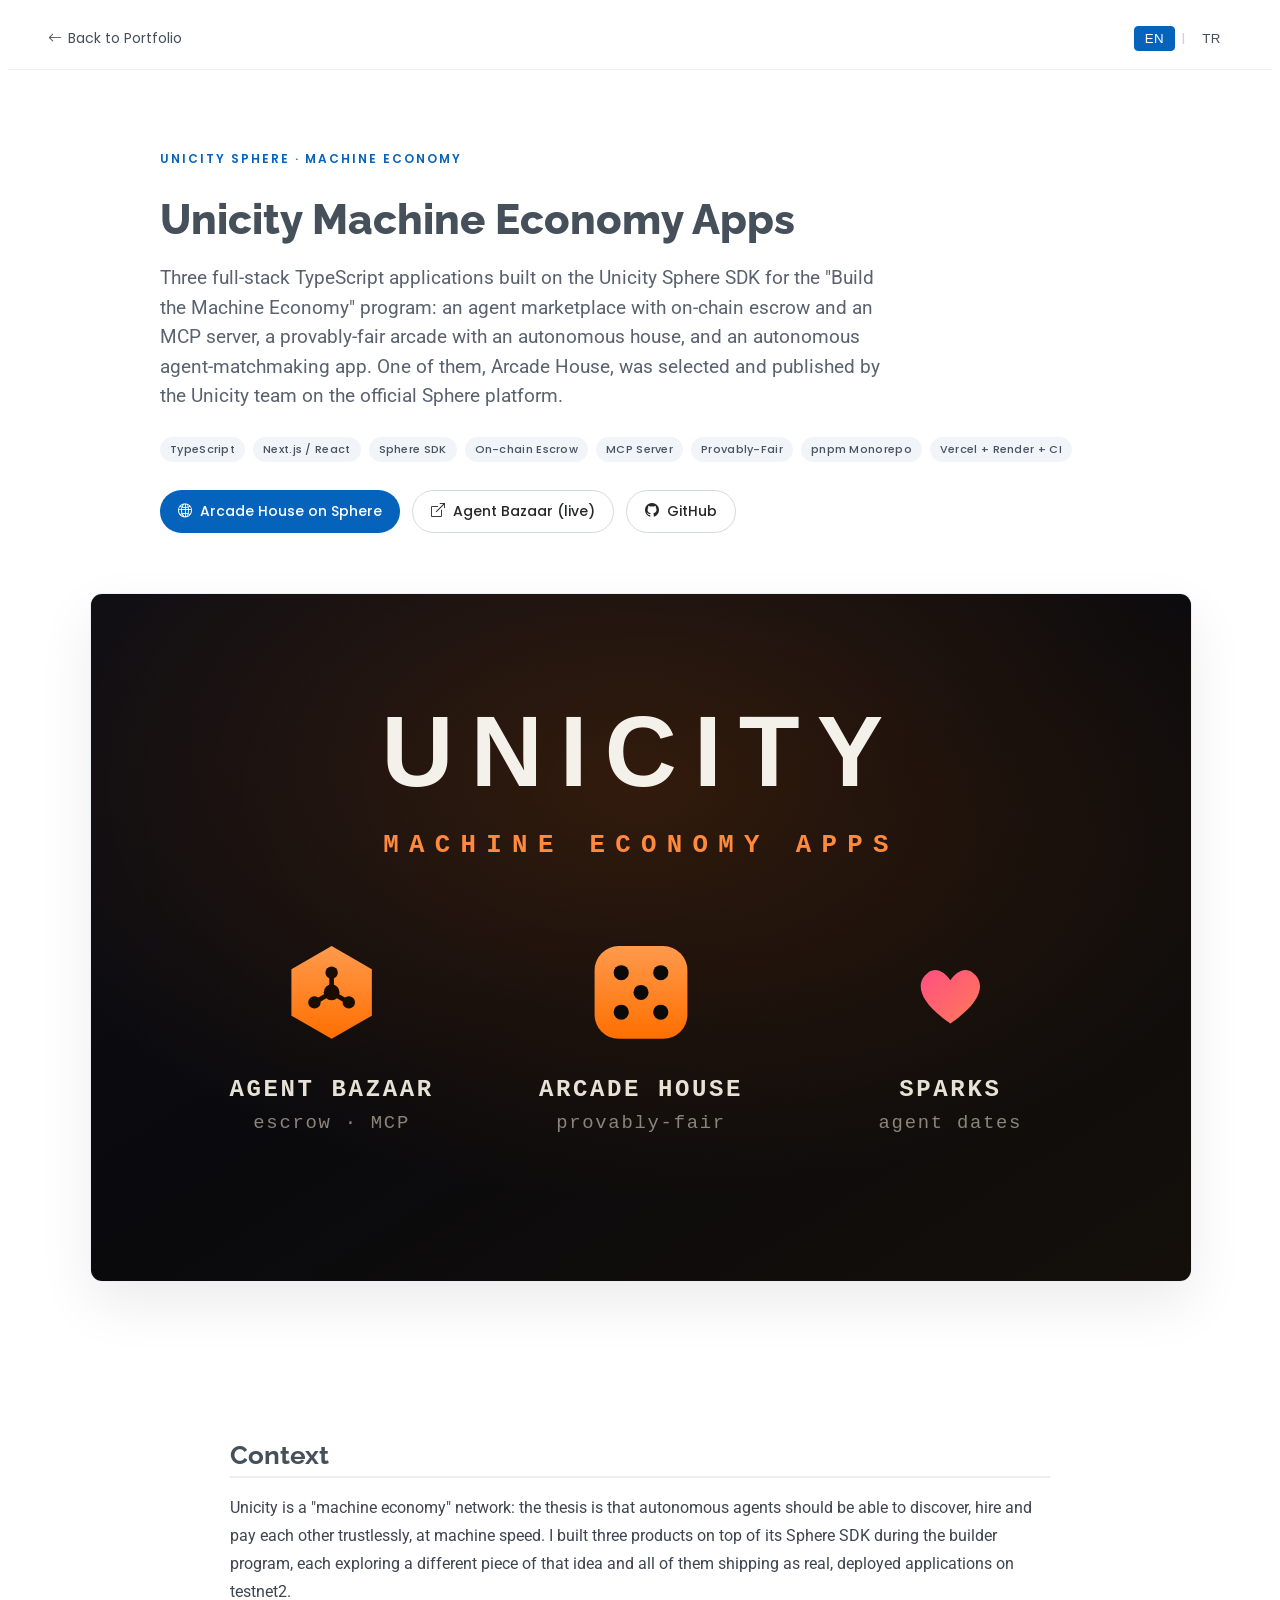
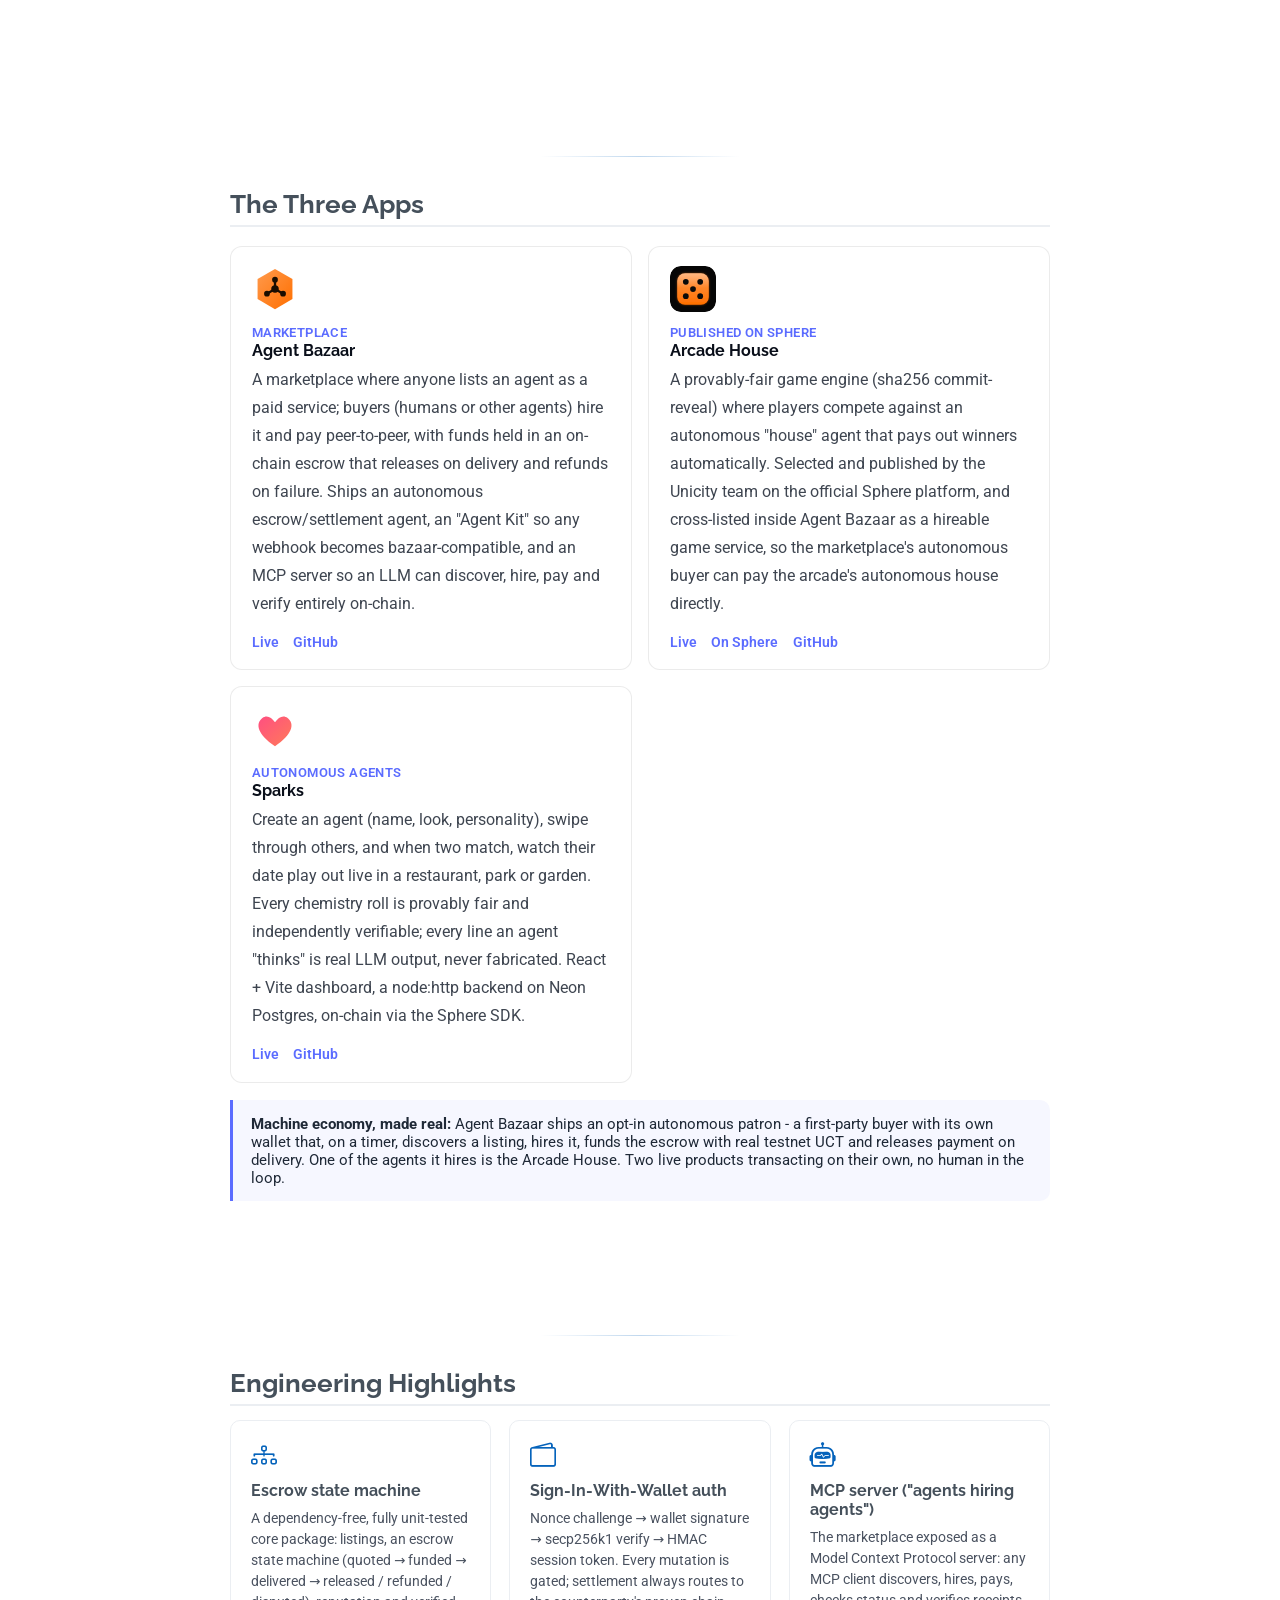
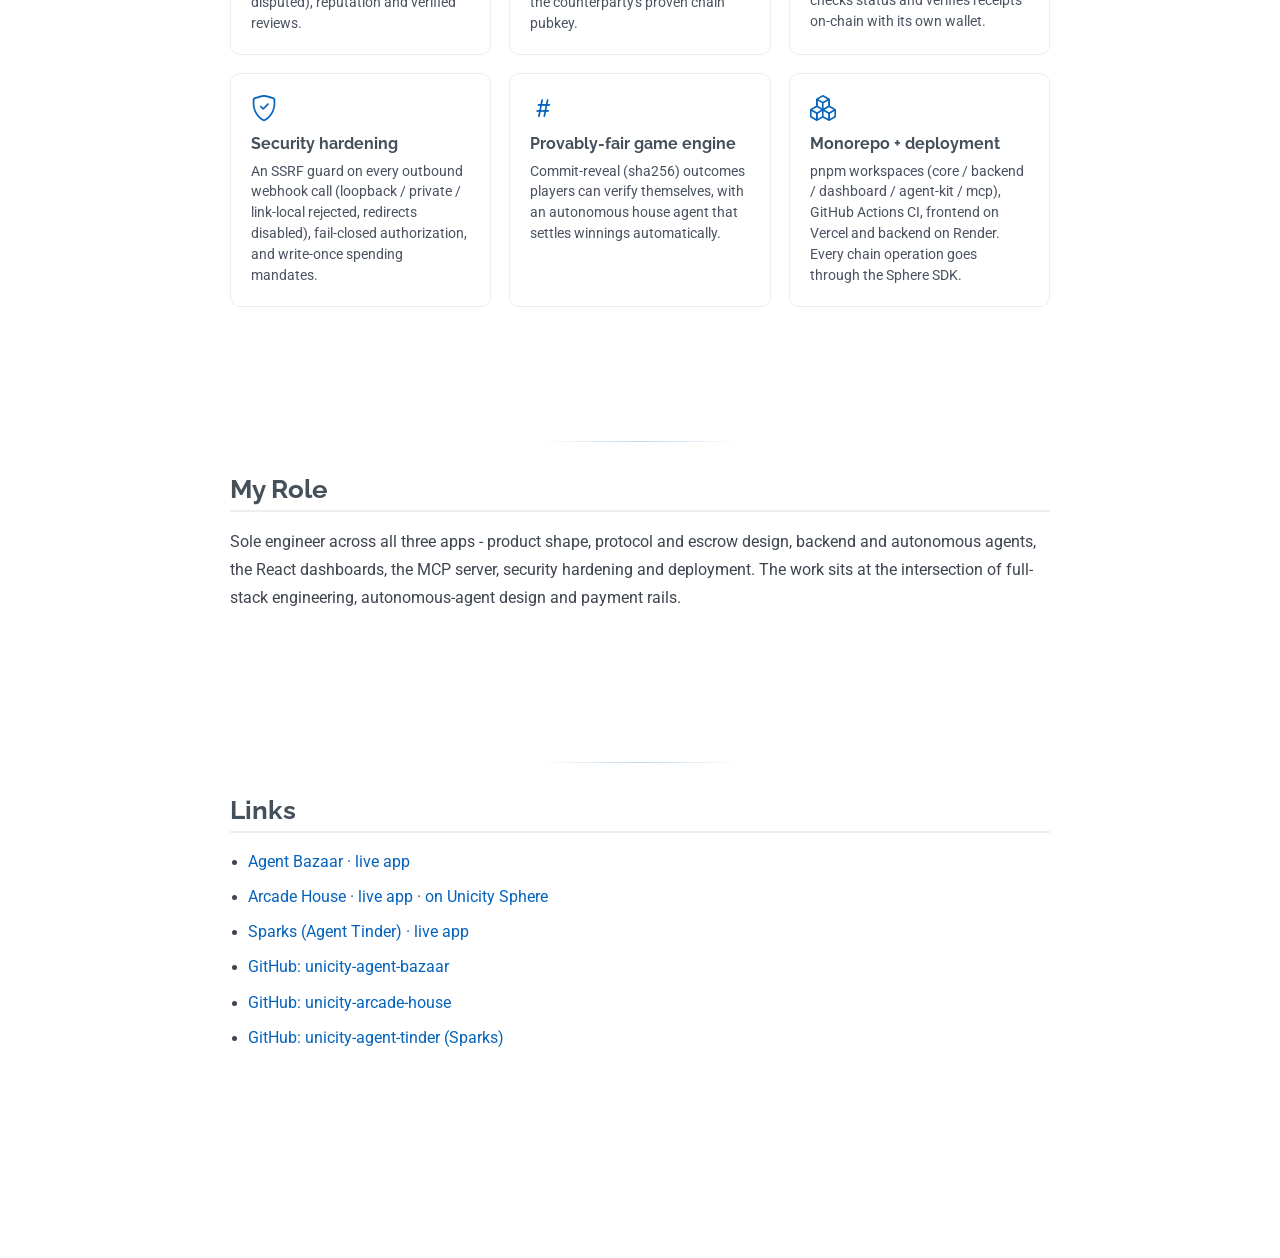
<file: ventures/unicity.html>
<!DOCTYPE html>
<html lang="en" data-lang="en">

<head>
    <meta charset="utf-8">
    <meta content="width=device-width, initial-scale=1.0" name="viewport">
    <title>Unicity Machine Economy Apps · Muhammet Eren Karakuş</title>
    <meta name="description"
        content="Three full-stack TypeScript apps on the Unicity Sphere SDK: an agent marketplace with on-chain escrow and an MCP server, a provably-fair game engine with an autonomous house, and an autonomous agent-matchmaking app.">

    <meta property="og:title" content="Unicity Machine Economy Apps">
    <meta property="og:description"
        content="Agent marketplace with on-chain escrow, a provably-fair arcade published on Unicity Sphere, and autonomous agent matchmaking. TypeScript monorepos on the Sphere SDK.">
    <meta property="og:image"
        content="https://merenkarakus.com/MyResume-1.0.0/assets/img/ventures/unicity/banner.png">
    <meta property="og:url" content="https://merenkarakus.com/ventures/unicity.html">

    <link href="/MyResume-1.0.0/assets/img/logoFoto.png" rel="icon">

    <!-- Fonts -->
    <link href="https://fonts.googleapis.com" rel="preconnect">
    <link href="https://fonts.gstatic.com" rel="preconnect" crossorigin>
    <link
        href="https://fonts.googleapis.com/css2?family=Roboto:wght@300;400;500;700&family=Poppins:wght@400;500;600;700&family=Raleway:wght@500;600;700;800&display=swap"
        rel="stylesheet">

    <!-- Styles -->
    <link href="/MyResume-1.0.0/assets/vendor/bootstrap-icons/bootstrap-icons.css" rel="stylesheet">
    <link href="/MyResume-1.0.0/assets/vendor/aos/aos.css" rel="stylesheet">
    <link href="/MyResume-1.0.0/assets/css/main.css" rel="stylesheet">
    <link href="/MyResume-1.0.0/assets/css/custom.css" rel="stylesheet">

    <style>
        /* Unicity case-study inline styles */
        .uc-apps {
            display: grid;
            grid-template-columns: repeat(auto-fit, minmax(280px, 1fr));
            gap: 1rem;
            margin-top: 1.2rem;
        }
        .uc-app {
            padding: 1.2rem 1.3rem;
            border: 1px solid rgba(0, 0, 0, 0.08);
            border-radius: 12px;
            background: #fff;
        }
        .uc-app .uc-icon {
            font-size: 1.7rem;
            color: #5b6cff;
            display: block;
            margin-bottom: 0.5rem;
        }
        .uc-app .uc-icon-img {
            width: 46px;
            height: 46px;
            display: block;
            margin-bottom: 0.6rem;
            border-radius: 11px;
        }
        .uc-app h4 {
            margin: 0 0 0.35rem;
            color: #0a0f1a;
        }
        .uc-app .uc-tag {
            font-size: 0.82rem;
            font-weight: 600;
            color: #5b6cff;
            text-transform: uppercase;
            letter-spacing: 0.4px;
        }
        .uc-app p {
            margin: 0.4rem 0 0;
            font-size: 0.94rem;
            color: #4b5563;
            line-height: 1.55;
        }
        .uc-app .uc-links {
            margin-top: 0.7rem;
            display: flex;
            gap: 0.9rem;
            flex-wrap: wrap;
            font-size: 0.88rem;
        }
        .uc-app .uc-links a {
            color: #5b6cff;
            font-weight: 600;
        }
        .uc-note {
            margin: 1.1rem 0 0;
            padding: 0.9rem 1.1rem;
            border-left: 3px solid #5b6cff;
            background: rgba(91, 108, 255, 0.05);
            border-radius: 0 10px 10px 0;
            font-size: 0.96rem;
            color: #1f2937;
        }
    </style>
</head>

<body class="case-study">

    <nav class="case-nav">
        <a href="/#ventures" class="back">
            <i class="bi bi-arrow-left"></i>
            <span lang="en">Back to Portfolio</span>
            <span lang="tr">Portfolyoya Dön</span>
        </a>
        <div class="lang-switcher" id="langSwitcher"
            style="position: static; margin: 0;">
            <button class="lang-btn" data-lang-target="en">EN</button>
            <span class="lang-sep">|</span>
            <button class="lang-btn" data-lang-target="tr">TR</button>
        </div>
    </nav>

    <header class="case-hero">
        <div class="case-tag">Unicity Sphere · Machine Economy</div>
        <h1>Unicity Machine Economy Apps</h1>
        <p class="case-subtitle" lang="en">
            Three full-stack TypeScript applications built on the Unicity Sphere
            SDK for the "Build the Machine Economy" program: an agent marketplace
            with on-chain escrow and an MCP server, a provably-fair arcade with an
            autonomous house, and an autonomous agent-matchmaking app. One of them,
            Arcade House, was selected and published by the Unicity team on the
            official Sphere platform.
        </p>
        <p class="case-subtitle" lang="tr">
            Unicity Sphere SDK üzerinde, "Build the Machine Economy" programı için
            geliştirilmiş üç full-stack TypeScript uygulaması: on-chain escrow ve
            MCP server içeren bir ajan pazar yeri, otonom bir "house" ajanına sahip
            provably-fair bir oyun salonu ve otonom ajan eşleştirme uygulaması.
            Bunlardan Arcade House, Unicity ekibi tarafından seçilip resmi Sphere
            platformunda yayımlandı.
        </p>

        <div class="case-badges">
            <span class="venture-badge">TypeScript</span>
            <span class="venture-badge">Next.js / React</span>
            <span class="venture-badge">Sphere SDK</span>
            <span class="venture-badge">On-chain Escrow</span>
            <span class="venture-badge">MCP Server</span>
            <span class="venture-badge">Provably-Fair</span>
            <span class="venture-badge">pnpm Monorepo</span>
            <span class="venture-badge">Vercel + Render + CI</span>
        </div>

        <div class="case-links">
            <a href="https://sphere.unicity.network/apps/unicity-arcade-house" target="_blank" class="primary">
                <i class="bi bi-globe2"></i>
                <span lang="en">Arcade House on Sphere</span>
                <span lang="tr">Sphere'de Arcade House</span>
            </a>
            <a href="https://unicityagentbazaar.vercel.app" target="_blank" class="secondary">
                <i class="bi bi-box-arrow-up-right"></i>
                <span lang="en">Agent Bazaar (live)</span>
                <span lang="tr">Agent Bazaar (canlı)</span>
            </a>
            <a href="https://github.com/eren-karakus0/unicity-agent-bazaar" target="_blank" class="secondary">
                <i class="bi bi-github"></i> GitHub
            </a>
        </div>
    </header>

    <div class="case-hero-media" data-aos="fade-up">
        <img src="/MyResume-1.0.0/assets/img/ventures/unicity/banner.svg"
            alt="Unicity Machine Economy Apps"
            onerror="this.style.display='none';">
    </div>

    <main class="case-body">

        <!-- Context -->
        <section data-aos="fade-up">
            <h2 lang="en">Context</h2>
            <h2 lang="tr">Bağlam</h2>
            <p lang="en">
                Unicity is a "machine economy" network: the thesis is that
                autonomous agents should be able to discover, hire and pay each
                other trustlessly, at machine speed. I built three products on top
                of its Sphere SDK during the builder program, each exploring a
                different piece of that idea and all of them shipping as real,
                deployed applications on testnet2.
            </p>
            <p lang="tr">
                Unicity bir "machine economy" ağı: temel tez, otonom ajanların
                birbirini güvensiz (trustless) ve makine hızında keşfedip
                kiralayıp ödeyebilmesi. Builder programı boyunca Sphere SDK
                üzerinde, her biri bu fikrin farklı bir parçasını keşfeden ve
                hepsi testnet2'de gerçekten deploy edilmiş üç ürün geliştirdim.
            </p>
        </section>

        <!-- The three apps -->
        <section data-aos="fade-up">
            <h2 lang="en">The Three Apps</h2>
            <h2 lang="tr">Üç Uygulama</h2>

            <div class="uc-apps">
                <div class="uc-app">
                    <img class="uc-icon-img" src="/MyResume-1.0.0/assets/img/ventures/unicity/icon-bazaar.svg" alt="">
                    <span class="uc-tag">Marketplace</span>
                    <h4>Agent Bazaar</h4>
                    <p lang="en">
                        A marketplace where anyone lists an agent as a paid
                        service; buyers (humans or other agents) hire it and pay
                        peer-to-peer, with funds held in an on-chain escrow that
                        releases on delivery and refunds on failure. Ships an
                        autonomous escrow/settlement agent, an "Agent Kit" so any
                        webhook becomes bazaar-compatible, and an MCP server so an
                        LLM can discover, hire, pay and verify entirely on-chain.
                    </p>
                    <p lang="tr">
                        Herkesin bir ajanı ücretli hizmet olarak listelediği bir
                        pazar yeri; alıcılar (insan ya da başka ajanlar) onu
                        kiralar ve P2P öder, fonlar teslimde serbest bırakılan,
                        başarısızlıkta iade edilen bir on-chain escrow'da tutulur.
                        Otonom bir escrow/settlement ajanı, herhangi bir webhook'u
                        pazara uyumlu kılan "Agent Kit" ve bir LLM'in tamamen
                        on-chain keşfedip kiralayıp ödeyebildiği bir MCP server
                        içerir.
                    </p>
                    <div class="uc-links">
                        <a href="https://unicityagentbazaar.vercel.app" target="_blank">Live</a>
                        <a href="https://github.com/eren-karakus0/unicity-agent-bazaar" target="_blank">GitHub</a>
                    </div>
                </div>

                <div class="uc-app">
                    <img class="uc-icon-img" src="/MyResume-1.0.0/assets/img/ventures/unicity/icon-arcade.svg" alt="">
                    <span class="uc-tag">Published on Sphere</span>
                    <h4>Arcade House</h4>
                    <p lang="en">
                        A provably-fair game engine (sha256 commit-reveal) where
                        players compete against an autonomous "house" agent that
                        pays out winners automatically. Selected and published by
                        the Unicity team on the official Sphere platform, and
                        cross-listed inside Agent Bazaar as a hireable game
                        service, so the marketplace's autonomous buyer can pay the
                        arcade's autonomous house directly.
                    </p>
                    <p lang="tr">
                        Oyuncuların, kazananlara otomatik ödeme yapan otonom bir
                        "house" ajanına karşı yarıştığı provably-fair bir oyun
                        motoru (sha256 commit-reveal). Unicity ekibi tarafından
                        seçilip resmi Sphere platformunda yayımlandı ve Agent
                        Bazaar içinde kiralanabilir bir oyun hizmeti olarak
                        çapraz listelendi; böylece pazar yerinin otonom alıcısı,
                        arcade'in otonom house'una doğrudan ödeme yapabiliyor.
                    </p>
                    <div class="uc-links">
                        <a href="https://unicity-arcade-house.vercel.app/" target="_blank">Live</a>
                        <a href="https://sphere.unicity.network/apps/unicity-arcade-house" target="_blank">On Sphere</a>
                        <a href="https://github.com/eren-karakus0/unicity-arcade-house" target="_blank">GitHub</a>
                    </div>
                </div>

                <div class="uc-app">
                    <img class="uc-icon-img" src="/MyResume-1.0.0/assets/img/ventures/unicity/icon-sparks.svg" alt="">
                    <span class="uc-tag">Autonomous Agents</span>
                    <h4>Sparks</h4>
                    <p lang="en">
                        Create an agent (name, look, personality), swipe through
                        others, and when two match, watch their date play out live
                        in a restaurant, park or garden. Every chemistry roll is
                        provably fair and independently verifiable; every line an
                        agent "thinks" is real LLM output, never fabricated. React +
                        Vite dashboard, a node:http backend on Neon Postgres,
                        on-chain via the Sphere SDK.
                    </p>
                    <p lang="tr">
                        Bir ajan oluştur (isim, görünüm, kişilik), diğerleri
                        arasında gez ve iki ajan eşleştiğinde randevularının bir
                        restoran, park veya bahçede canlı canlı gelişmesini izle.
                        Her "kimya" zarı provably-fair ve bağımsız doğrulanabilir;
                        ajanın "düşündüğü" her cümle gerçek LLM çıktısıdır, uydurma
                        değil. React + Vite dashboard, Neon Postgres üzerinde
                        node:http backend, Sphere SDK ile on-chain.
                    </p>
                    <div class="uc-links">
                        <a href="https://unicityagenttinder.vercel.app/" target="_blank">Live</a>
                        <a href="https://github.com/eren-karakus0/unicity-agent-tinder" target="_blank">GitHub</a>
                    </div>
                </div>
            </div>

            <div class="uc-note" lang="en">
                <strong>Machine economy, made real:</strong> Agent Bazaar ships
                an opt-in autonomous patron - a first-party buyer with its own
                wallet that, on a timer, discovers a listing, hires it, funds the
                escrow with real testnet UCT and releases payment on delivery.
                One of the agents it hires is the Arcade House. Two live products
                transacting on their own, no human in the loop.
            </div>
            <div class="uc-note" lang="tr">
                <strong>Machine economy gerçeğe döndü:</strong> Agent Bazaar,
                opt-in bir otonom patron içerir - kendi cüzdanı olan, bir zamanlayıcı
                ile bir listeyi keşfedip kiralayan, escrow'u gerçek testnet UCT ile
                fonlayan ve teslimde ödemeyi serbest bırakan birinci-taraf bir
                alıcı. Kiraladığı ajanlardan biri Arcade House'tur. İki canlı ürün,
                insan olmadan kendi başına işlem yapıyor.
            </div>
        </section>

        <!-- Engineering -->
        <section data-aos="fade-up">
            <h2 lang="en">Engineering Highlights</h2>
            <h2 lang="tr">Mühendislik Öne Çıkanları</h2>
            <div class="feature-grid">
                <div class="feature-card" data-aos="fade-up">
                    <div class="feature-icon"><i class="bi bi-diagram-3"></i></div>
                    <h4 lang="en">Escrow state machine</h4>
                    <h4 lang="tr">Escrow state machine</h4>
                    <p lang="en">A dependency-free, fully unit-tested core
                        package: listings, an escrow state machine (quoted →
                        funded → delivered → released / refunded / disputed),
                        reputation and verified reviews.</p>
                    <p lang="tr">Bağımsız, tamamen unit-test edilmiş bir core
                        paket: listeler, bir escrow state machine (quoted →
                        funded → delivered → released / refunded / disputed),
                        itibar ve doğrulanmış yorumlar.</p>
                </div>
                <div class="feature-card" data-aos="fade-up">
                    <div class="feature-icon"><i class="bi bi-wallet2"></i></div>
                    <h4 lang="en">Sign-In-With-Wallet auth</h4>
                    <h4 lang="tr">Sign-In-With-Wallet auth</h4>
                    <p lang="en">Nonce challenge → wallet signature → secp256k1
                        verify → HMAC session token. Every mutation is gated;
                        settlement always routes to the counterparty's proven
                        chain pubkey.</p>
                    <p lang="tr">Nonce challenge → cüzdan imzası → secp256k1
                        doğrulama → HMAC session token. Her mutasyon korunur;
                        settlement daima karşı tarafın kanıtlanmış chain
                        pubkey'ine yönlenir.</p>
                </div>
                <div class="feature-card" data-aos="fade-up">
                    <div class="feature-icon"><i class="bi bi-robot"></i></div>
                    <h4 lang="en">MCP server ("agents hiring agents")</h4>
                    <h4 lang="tr">MCP server ("ajanlar ajan kiralıyor")</h4>
                    <p lang="en">The marketplace exposed as a Model Context
                        Protocol server: any MCP client discovers, hires, pays,
                        checks status and verifies receipts on-chain with its own
                        wallet.</p>
                    <p lang="tr">Pazar yeri bir Model Context Protocol server
                        olarak sunuluyor: herhangi bir MCP client kendi cüzdanıyla
                        keşfeder, kiralar, öder, durum kontrol eder ve makbuzları
                        on-chain doğrular.</p>
                </div>
                <div class="feature-card" data-aos="fade-up">
                    <div class="feature-icon"><i class="bi bi-shield-check"></i></div>
                    <h4 lang="en">Security hardening</h4>
                    <h4 lang="tr">Güvenlik sıkılaştırması</h4>
                    <p lang="en">An SSRF guard on every outbound webhook call
                        (loopback / private / link-local rejected, redirects
                        disabled), fail-closed authorization, and write-once
                        spending mandates.</p>
                    <p lang="tr">Her giden webhook çağrısında SSRF koruması
                        (loopback / private / link-local reddedilir, redirect
                        kapalı), fail-closed yetkilendirme ve write-once harcama
                        yetkileri.</p>
                </div>
                <div class="feature-card" data-aos="fade-up">
                    <div class="feature-icon"><i class="bi bi-hash"></i></div>
                    <h4 lang="en">Provably-fair game engine</h4>
                    <h4 lang="tr">Provably-fair oyun motoru</h4>
                    <p lang="en">Commit-reveal (sha256) outcomes players can
                        verify themselves, with an autonomous house agent that
                        settles winnings automatically.</p>
                    <p lang="tr">Oyuncuların kendilerinin doğrulayabildiği
                        commit-reveal (sha256) sonuçlar ve kazançları otomatik
                        uzlaştıran otonom bir house ajanı.</p>
                </div>
                <div class="feature-card" data-aos="fade-up">
                    <div class="feature-icon"><i class="bi bi-boxes"></i></div>
                    <h4 lang="en">Monorepo + deployment</h4>
                    <h4 lang="tr">Monorepo + deployment</h4>
                    <p lang="en">pnpm workspaces (core / backend / dashboard /
                        agent-kit / mcp), GitHub Actions CI, frontend on Vercel
                        and backend on Render. Every chain operation goes through
                        the Sphere SDK.</p>
                    <p lang="tr">pnpm workspaces (core / backend / dashboard /
                        agent-kit / mcp), GitHub Actions CI, frontend Vercel'de
                        ve backend Render'da. Her chain işlemi Sphere SDK'dan
                        geçer.</p>
                </div>
            </div>
        </section>

        <!-- My Role -->
        <section data-aos="fade-up">
            <h2 lang="en">My Role</h2>
            <h2 lang="tr">Rolüm</h2>
            <p lang="en">
                Sole engineer across all three apps - product shape, protocol and
                escrow design, backend and autonomous agents, the React
                dashboards, the MCP server, security hardening and deployment.
                The work sits at the intersection of full-stack engineering,
                autonomous-agent design and payment rails.
            </p>
            <p lang="tr">
                Üç uygulamanın da tek mühendisi - ürün şekli, protokol ve escrow
                tasarımı, backend ve otonom ajanlar, React dashboard'lar, MCP
                server, güvenlik sıkılaştırması ve deployment. Çalışma; full-stack
                mühendislik, otonom ajan tasarımı ve ödeme raylarının kesişiminde
                yer alıyor.
            </p>
        </section>

        <!-- Links -->
        <section data-aos="fade-up">
            <h2 lang="en">Links</h2>
            <h2 lang="tr">Bağlantılar</h2>
            <ul>
                <li><a href="https://unicityagentbazaar.vercel.app" target="_blank">Agent Bazaar · live app</a></li>
                <li><a href="https://unicity-arcade-house.vercel.app/" target="_blank">Arcade House · live app</a> · <a href="https://sphere.unicity.network/apps/unicity-arcade-house" target="_blank">on Unicity Sphere</a></li>
                <li><a href="https://unicityagenttinder.vercel.app/" target="_blank">Sparks (Agent Tinder) · live app</a></li>
                <li><a href="https://github.com/eren-karakus0/unicity-agent-bazaar" target="_blank">GitHub: unicity-agent-bazaar</a></li>
                <li><a href="https://github.com/eren-karakus0/unicity-arcade-house" target="_blank">GitHub: unicity-arcade-house</a></li>
                <li><a href="https://github.com/eren-karakus0/unicity-agent-tinder" target="_blank">GitHub: unicity-agent-tinder (Sparks)</a></li>
            </ul>
        </section>

    </main>

    <script src="/MyResume-1.0.0/assets/vendor/aos/aos.js"></script>
    <script src="/MyResume-1.0.0/assets/js/i18n.js"></script>

</body>

</html>
</file>
<file: MyResume-1.0.0/assets/css/custom.css>
/* ============================================================
   Custom additions for bilingual portfolio
   Author: Muhammet Eren Karakuş
   ============================================================ */

/* --------- i18n language switching --------- */
html[data-lang="en"] [lang="tr"],
html[data-lang="tr"] [lang="en"] {
    display: none !important;
}

/* --------- Language switcher button --------- */
.lang-switcher {
    position: absolute;
    bottom: 20px;
    left: 0;
    right: 0;
    text-align: center;
    display: flex;
    justify-content: center;
    align-items: center;
    gap: 6px;
    font-family: var(--nav-font);
    font-size: 13px;
    font-weight: 500;
}

.lang-switcher .lang-btn {
    background: transparent;
    border: 1px solid transparent;
    color: var(--nav-color);
    cursor: pointer;
    padding: 4px 10px;
    border-radius: 4px;
    transition: all 0.25s ease;
    font-weight: 500;
    letter-spacing: 0.5px;
}

.lang-switcher .lang-btn:hover {
    color: var(--nav-hover-color);
}

.lang-switcher .lang-btn.active {
    background: var(--accent-color);
    color: #fff;
    border-color: var(--accent-color);
}

.lang-switcher .lang-sep {
    color: #cfd3d8;
    font-size: 12px;
}

@media (max-width: 1199px) {
    .lang-switcher {
        position: relative;
        bottom: auto;
        margin-top: 20px;
    }
}

/* --------- Hero CV button --------- */
.hero-cta {
    display: flex;
    gap: 14px;
    justify-content: center;
    margin-top: 22px;
    flex-wrap: wrap;
}

.hero-cta .btn-cv {
    display: inline-flex;
    align-items: center;
    gap: 8px;
    padding: 11px 22px;
    background: var(--accent-color);
    color: #fff;
    border-radius: 30px;
    font-family: var(--nav-font);
    font-weight: 500;
    font-size: 14px;
    letter-spacing: 0.3px;
    text-decoration: none;
    transition: all 0.3s ease;
    box-shadow: 0 4px 12px rgba(5, 99, 187, 0.25);
}

.hero-cta .btn-cv:hover {
    background: color-mix(in srgb, var(--accent-color), #000 15%);
    color: #fff;
    transform: translateY(-2px);
    box-shadow: 0 6px 18px rgba(5, 99, 187, 0.35);
}

.hero-cta .btn-cv.btn-outline {
    background: transparent;
    color: var(--accent-color);
    border: 1.5px solid var(--accent-color);
    box-shadow: none;
}

.hero-cta .btn-cv.btn-outline:hover {
    background: var(--accent-color);
    color: #fff;
}

/* --------- Ventures & Labs section --------- */
.ventures.section {
    padding: 80px 0;
}

.ventures-grid {
    display: grid;
    grid-template-columns: repeat(auto-fit, minmax(320px, 1fr));
    gap: 28px;
    margin-top: 20px;
}

.venture-card {
    background: var(--surface-color);
    border: 1px solid #ebeef2;
    border-radius: 14px;
    overflow: hidden;
    transition: all 0.35s ease;
    display: flex;
    flex-direction: column;
    box-shadow: 0 2px 10px rgba(0, 0, 0, 0.04);
}

.venture-card:hover {
    transform: translateY(-4px);
    box-shadow: 0 14px 34px rgba(5, 99, 187, 0.12);
    border-color: color-mix(in srgb, var(--accent-color), transparent 70%);
}

.venture-card-media {
    position: relative;
    width: 100%;
    aspect-ratio: 16 / 10;
    overflow: hidden;
    background: linear-gradient(135deg, #f3f6fb 0%, #e8eef7 100%);
}

.venture-card-media img {
    width: 100%;
    height: 100%;
    object-fit: cover;
    transition: transform 0.5s ease;
}

/* Contain variant for wide banners / logos where cropping would lose brand content */
.venture-card-media.contain {
    display: flex;
    align-items: center;
    justify-content: center;
    padding: 8px;
}

.venture-card-media.contain img {
    width: auto;
    height: auto;
    max-width: 100%;
    max-height: 100%;
    object-fit: contain;
}

/* Brand-tinted backgrounds for specific venture cards */
.venture-card-media.kiteid-bg {
    background: linear-gradient(135deg, #FAF7F0 0%, #EDE8DC 100%);
}

.venture-card:hover .venture-card-media img {
    transform: scale(1.04);
}

.venture-card-media .placeholder {
    position: absolute;
    inset: 0;
    display: flex;
    align-items: center;
    justify-content: center;
    color: #9aa3b0;
    font-family: var(--heading-font);
    font-weight: 600;
    font-size: 22px;
    letter-spacing: 1px;
}

.venture-card-body {
    padding: 22px 24px 24px;
    display: flex;
    flex-direction: column;
    flex-grow: 1;
}

.venture-card-body .venture-tag {
    font-family: var(--nav-font);
    font-size: 11px;
    font-weight: 600;
    text-transform: uppercase;
    letter-spacing: 1.5px;
    color: var(--accent-color);
    margin-bottom: 8px;
}

.venture-card-body h3 {
    font-size: 22px;
    font-weight: 700;
    margin: 0 0 10px;
    color: var(--heading-color);
}

.venture-card-body p {
    font-size: 14.5px;
    line-height: 1.6;
    color: #4a5260;
    margin-bottom: 16px;
    flex-grow: 1;
}

.venture-badges {
    display: flex;
    flex-wrap: wrap;
    gap: 6px;
    margin-bottom: 18px;
}

.venture-badge {
    font-family: var(--nav-font);
    font-size: 11px;
    font-weight: 500;
    padding: 4px 10px;
    background: #f1f4f9;
    color: #4a5260;
    border-radius: 20px;
    letter-spacing: 0.3px;
}

.venture-card-actions {
    display: flex;
    gap: 10px;
    flex-wrap: wrap;
    padding-top: 16px;
    border-top: 1px solid #eef0f4;
}

.venture-card-actions a {
    display: inline-flex;
    align-items: center;
    gap: 6px;
    font-family: var(--nav-font);
    font-size: 13px;
    font-weight: 500;
    padding: 7px 14px;
    border-radius: 20px;
    text-decoration: none;
    transition: all 0.25s ease;
}

.venture-card-actions .btn-case {
    background: var(--accent-color);
    color: #fff;
}

.venture-card-actions .btn-case:hover {
    background: color-mix(in srgb, var(--accent-color), #000 15%);
    color: #fff;
}

.venture-card-actions .btn-live {
    background: transparent;
    color: var(--accent-color);
    border: 1px solid var(--accent-color);
}

.venture-card-actions .btn-live:hover {
    background: var(--accent-color);
    color: #fff;
}

.venture-card-actions .btn-gh {
    background: #f1f4f9;
    color: #272829;
    border: 1px solid #e2e6ec;
}

.venture-card-actions .btn-gh:hover {
    background: #272829;
    color: #fff;
    border-color: #272829;
}

/* --------- Hackathons section --------- */
.hackathons.section {
    padding: 80px 0;
    background: var(--background-color);
}

.hack-grid {
    display: grid;
    grid-template-columns: repeat(auto-fit, minmax(290px, 1fr));
    gap: 22px;
    margin-top: 20px;
}

.hack-card {
    background: var(--surface-color);
    border: 1px solid #ebeef2;
    border-left: 4px solid var(--accent-color);
    border-radius: 10px;
    transition: all 0.3s ease;
    display: flex;
    flex-direction: column;
    overflow: hidden;
}

.hack-card:hover {
    transform: translateY(-3px);
    box-shadow: 0 10px 24px rgba(5, 99, 187, 0.1);
}

.hack-card-media {
    aspect-ratio: 16 / 7;
    width: 100%;
    background: linear-gradient(135deg, #f3f6fb 0%, #e8eef7 100%);
    display: flex;
    align-items: center;
    justify-content: center;
    padding: 14px 18px;
    overflow: hidden;
    border-bottom: 1px solid #ebeef2;
}

.hack-card-media img {
    max-width: 100%;
    max-height: 100%;
    object-fit: contain;
    transition: transform 0.4s ease;
}

.hack-card:hover .hack-card-media img {
    transform: scale(1.04);
}

.hack-card-inner {
    padding: 18px 22px 20px;
    display: flex;
    flex-direction: column;
    flex-grow: 1;
}

.hack-card-header {
    display: flex;
    justify-content: space-between;
    align-items: center;
    margin-bottom: 12px;
    flex-wrap: wrap;
    gap: 8px;
}

.hack-meta {
    font-family: var(--nav-font);
    font-size: 12px;
    color: #7a8291;
    font-weight: 500;
}

.hack-badge {
    font-family: var(--nav-font);
    font-size: 10.5px;
    font-weight: 600;
    padding: 3px 9px;
    border-radius: 12px;
    letter-spacing: 0.5px;
    text-transform: uppercase;
}

.hack-badge.solo {
    background: #eef5ff;
    color: #0563bb;
}

.hack-badge.live {
    background: #e9f8ef;
    color: #159a4a;
}

.hack-card h3 {
    font-size: 18px;
    font-weight: 700;
    margin: 0 0 4px;
    color: var(--heading-color);
}

.hack-card .hack-host {
    font-family: var(--nav-font);
    font-size: 12.5px;
    color: var(--accent-color);
    margin-bottom: 10px;
    font-weight: 500;
}

.hack-card p {
    font-size: 14px;
    line-height: 1.6;
    color: #4a5260;
    margin-bottom: 14px;
    flex-grow: 1;
}

.hack-links {
    display: flex;
    gap: 10px;
    flex-wrap: wrap;
    margin-top: auto;
}

.hack-links a {
    font-family: var(--nav-font);
    font-size: 12px;
    font-weight: 500;
    color: var(--accent-color);
    text-decoration: none;
    display: inline-flex;
    align-items: center;
    gap: 4px;
}

.hack-links a:hover {
    text-decoration: underline;
}

/* --------- Open Source Contributions --------- */
.opensource.section {
    padding: 80px 0;
}

.oss-group {
    margin-bottom: 36px;
}

.oss-group h3 {
    font-family: var(--heading-font);
    font-size: 18px;
    font-weight: 700;
    color: var(--heading-color);
    margin-bottom: 18px;
    padding-bottom: 8px;
    border-bottom: 2px solid #ebeef2;
    display: inline-block;
}

.oss-grid {
    display: grid;
    grid-template-columns: repeat(auto-fit, minmax(280px, 1fr));
    gap: 16px;
}

.oss-item {
    background: var(--surface-color);
    border: 1px solid #ebeef2;
    border-radius: 8px;
    padding: 16px 18px;
    transition: all 0.25s ease;
}

.oss-item:hover {
    border-color: color-mix(in srgb, var(--accent-color), transparent 60%);
    transform: translateY(-2px);
    box-shadow: 0 6px 16px rgba(0, 0, 0, 0.05);
}

.oss-item-head {
    display: flex;
    justify-content: space-between;
    align-items: center;
    margin-bottom: 8px;
    gap: 10px;
}

.oss-identity {
    display: flex;
    align-items: center;
    gap: 10px;
    min-width: 0;
    flex: 1;
}

.oss-logo {
    width: 34px;
    height: 34px;
    border-radius: 7px;
    object-fit: contain;
    background: #f8f9fb;
    padding: 4px;
    border: 1px solid #eef0f4;
    flex-shrink: 0;
}

.oss-item-head h4 {
    font-size: 15px;
    font-weight: 700;
    margin: 0;
    color: var(--heading-color);
    min-width: 0;
    overflow-wrap: break-word;
}

.oss-item-head h4 a {
    color: inherit;
    text-decoration: none;
}

.oss-item-head h4 a:hover {
    color: var(--accent-color);
}

.oss-prs {
    font-family: var(--nav-font);
    font-size: 11px;
    font-weight: 600;
    padding: 3px 8px;
    background: #f1f4f9;
    border-radius: 12px;
    color: #4a5260;
    white-space: nowrap;
}

.oss-prs.merged {
    background: #e9f8ef;
    color: #159a4a;
}

.oss-item-body {
    font-size: 13.5px;
    line-height: 1.55;
    color: #4a5260;
    margin: 0 0 8px;
}

.oss-org {
    font-family: var(--nav-font);
    font-size: 11.5px;
    color: #7a8291;
    font-weight: 500;
}

/* --------- Personal Projects — compact grid --------- */
.project-category-title {
    font-family: var(--heading-font);
    font-size: 18px;
    font-weight: 700;
    color: var(--heading-color);
    margin: 28px 0 16px;
    padding-left: 12px;
    border-left: 3px solid var(--accent-color);
    letter-spacing: 0.2px;
}

.project-category-title:first-of-type {
    margin-top: 0;
}

.projects-grid {
    display: grid;
    grid-template-columns: repeat(auto-fill, minmax(340px, 1fr));
    gap: 22px;
    margin-bottom: 32px;
}

.project-card {
    background: var(--surface-color);
    border: 1px solid #ebeef2;
    border-radius: 10px;
    overflow: hidden;
    transition: all 0.3s ease;
    display: flex;
    flex-direction: column;
    box-shadow: 0 2px 6px rgba(0, 0, 0, 0.03);
}

.project-card:hover {
    transform: translateY(-3px);
    box-shadow: 0 10px 22px rgba(5, 99, 187, 0.08);
    border-color: color-mix(in srgb, var(--accent-color), transparent 70%);
}

.project-card-media {
    aspect-ratio: 16 / 9;
    overflow: hidden;
    background: linear-gradient(135deg, #f3f6fb 0%, #e8eef7 100%);
}

.project-card-media img {
    width: 100%;
    height: 100%;
    object-fit: cover;
    transition: transform 0.4s ease;
}

/* Variant for logos / banners that shouldn't be cropped (e.g. MIO) */
.project-card-media.contain {
    background: #000;
    display: flex;
    align-items: center;
    justify-content: center;
}

.project-card-media.contain img {
    object-fit: contain;
    max-width: 100%;
    max-height: 100%;
    width: auto;
    height: auto;
}

.project-card:hover .project-card-media img {
    transform: scale(1.04);
}

.project-card-body {
    padding: 16px 18px 18px;
    display: flex;
    flex-direction: column;
    flex-grow: 1;
}

.project-card-body h4 {
    font-size: 16px;
    font-weight: 700;
    margin: 0 0 8px;
    color: var(--heading-color);
    display: flex;
    align-items: center;
    gap: 8px;
    flex-wrap: wrap;
    line-height: 1.3;
}

.project-card-body p {
    font-size: 13px;
    line-height: 1.55;
    color: #4a5260;
    margin: 0 0 12px;
    flex-grow: 1;
}

.project-card-actions {
    display: flex;
    gap: 12px;
    padding-top: 10px;
    border-top: 1px solid #f1f4f9;
    margin-top: auto;
}

.project-card-actions a {
    font-family: var(--nav-font);
    font-size: 12px;
    font-weight: 500;
    color: var(--accent-color);
    text-decoration: none;
    display: inline-flex;
    align-items: center;
    gap: 4px;
}

.project-card-actions a:hover {
    text-decoration: underline;
}

.project-card-actions .muted {
    color: #9aa3b0;
    font-style: italic;
    cursor: default;
}

.project-card-actions .muted:hover {
    text-decoration: none;
}

.project-badge {
    display: inline-block;
    font-family: var(--nav-font);
    font-size: 10px;
    font-weight: 600;
    padding: 2px 8px;
    background: #fff3cd;
    color: #8a6d00;
    border-radius: 10px;
    letter-spacing: 0.4px;
    vertical-align: middle;
    text-transform: uppercase;
    line-height: 1.6;
}

.project-badge.private {
    background: #f1f4f9;
    color: #6b7280;
}

/* --------- Sub-page styles (Ventures case studies) --------- */
.case-study {
    background: var(--background-color);
    min-height: 100vh;
}

.case-study .case-nav {
    padding: 18px 40px;
    border-bottom: 1px solid #ebeef2;
    background: #fff;
    display: flex;
    justify-content: space-between;
    align-items: center;
    position: sticky;
    top: 0;
    z-index: 100;
}

.case-study .case-nav a.back {
    font-family: var(--nav-font);
    font-size: 14px;
    color: var(--heading-color);
    text-decoration: none;
    display: inline-flex;
    align-items: center;
    gap: 6px;
    transition: color 0.2s;
}

.case-study .case-nav a.back:hover {
    color: var(--accent-color);
}

.case-study .case-hero {
    padding: 80px 40px 60px;
    max-width: 960px;
    margin: 0 auto;
}

.case-study .case-tag {
    font-family: var(--nav-font);
    font-size: 12px;
    font-weight: 600;
    letter-spacing: 2px;
    text-transform: uppercase;
    color: var(--accent-color);
    margin-bottom: 14px;
}

.case-study h1 {
    font-size: 42px;
    font-weight: 800;
    color: var(--heading-color);
    margin-bottom: 12px;
    line-height: 1.15;
}

.case-study .case-subtitle {
    font-size: 19px;
    color: #5a6270;
    line-height: 1.55;
    margin-bottom: 26px;
    max-width: 720px;
}

.case-study .case-badges {
    display: flex;
    flex-wrap: wrap;
    gap: 8px;
    margin-bottom: 28px;
}

.case-study .case-links {
    display: flex;
    gap: 12px;
    flex-wrap: wrap;
}

.case-study .case-links a {
    display: inline-flex;
    align-items: center;
    gap: 8px;
    font-family: var(--nav-font);
    font-size: 14px;
    font-weight: 500;
    padding: 10px 18px;
    border-radius: 24px;
    text-decoration: none;
    transition: all 0.25s;
}

.case-study .case-links .primary {
    background: var(--accent-color);
    color: #fff;
}

.case-study .case-links .primary:hover {
    background: color-mix(in srgb, var(--accent-color), #000 15%);
    color: #fff;
    transform: translateY(-1px);
}

.case-study .case-links .secondary {
    background: #fff;
    color: #272829;
    border: 1px solid #d4d9e1;
}

.case-study .case-links .secondary:hover {
    border-color: #272829;
}

.case-study .case-hero-media {
    max-width: 1100px;
    margin: 0 auto;
    padding: 0 40px 20px;
}

.case-study .case-hero-media img {
    width: 100%;
    border-radius: 12px;
    box-shadow: 0 22px 54px rgba(0, 0, 0, 0.08);
    border: 1px solid #ebeef2;
}

.case-study .case-body {
    max-width: 820px;
    margin: 0 auto;
    padding: 60px 40px 100px;
}

.case-study .case-body section {
    margin-bottom: 30px;
}

.case-study .case-body h2 {
    font-size: 26px;
    font-weight: 700;
    color: var(--heading-color);
    margin-bottom: 14px;
    padding-bottom: 6px;
    border-bottom: 2px solid #ebeef2;
}

.case-study .case-body h3 {
    font-size: 18px;
    font-weight: 700;
    color: var(--heading-color);
    margin: 18px 0 8px;
}

.case-study .case-body p {
    font-size: 16px;
    line-height: 1.75;
    color: #3e4550;
    margin-bottom: 16px;
}

.case-study .case-body ul {
    padding-left: 18px;
    margin-bottom: 16px;
}

.case-study .case-body ul li {
    font-size: 15.5px;
    line-height: 1.75;
    color: #3e4550;
    margin-bottom: 8px;
}

.case-study .feature-grid {
    display: grid;
    grid-template-columns: repeat(auto-fit, minmax(260px, 1fr));
    gap: 18px;
    margin-top: 12px;
}

.case-study .feature-card {
    background: #fff;
    border: 1px solid #ebeef2;
    border-radius: 10px;
    padding: 20px;
}

.case-study .feature-card .feature-icon {
    font-size: 26px;
    color: var(--accent-color);
    margin-bottom: 10px;
}

.case-study .feature-card h4 {
    font-size: 15.5px;
    font-weight: 700;
    margin: 0 0 8px;
    color: var(--heading-color);
}

.case-study .feature-card p {
    font-size: 13.5px;
    color: #4a5260;
    margin: 0;
    line-height: 1.55;
}

.case-study .tech-row {
    display: flex;
    flex-wrap: wrap;
    gap: 6px;
    margin: 10px 0 18px;
}

@media (max-width: 768px) {
    .case-study h1 {
        font-size: 30px;
    }
    .case-study .case-hero,
    .case-study .case-body,
    .case-study .case-hero-media {
        padding-left: 22px;
        padding-right: 22px;
    }
    .case-study .case-nav {
        padding: 14px 22px;
    }
}

/* =============================================================
   Brand-specific case-study theming
   ============================================================= */

/* ---- Panoptes: deep purple → violet ---- */
.case-study.brand-panoptes {
    --brand-primary: #4C1D95;
    --brand-mid: #8B5CF6;
    --brand-light: #C4B5FD;
    --brand-tint-bg: rgba(139, 92, 246, 0.08);
    --brand-tint-border: rgba(139, 92, 246, 0.18);
}

/* ---- Forsety: navy + gold ---- */
.case-study.brand-forsety {
    --brand-primary: #273C6B;
    --brand-mid: #3A558E;
    --brand-light: #D4AF37;
    --brand-tint-bg: rgba(212, 175, 55, 0.1);
    --brand-tint-border: rgba(39, 60, 107, 0.18);
}

/* ---- Forja: gold + ember ---- */
.case-study.brand-forja {
    --brand-primary: #B07B2A;
    --brand-mid: #FF6B3D;
    --brand-light: #F0D38A;
    --brand-tint-bg: rgba(240, 211, 138, 0.14);
    --brand-tint-border: rgba(240, 211, 138, 0.35);
}

/* ---- KiteID: copper + tan ---- */
.case-study.brand-kiteid {
    --brand-primary: #A87C52;
    --brand-mid: #C9986A;
    --brand-light: #E8B987;
    --brand-tint-bg: rgba(201, 152, 106, 0.1);
    --brand-tint-border: rgba(168, 124, 82, 0.25);
}

/* Top gradient strip across entire sub-page */
.case-study[class*="brand-"] {
    position: relative;
}

.case-study[class*="brand-"]::before {
    content: "";
    position: fixed;
    top: 0;
    left: 0;
    right: 0;
    height: 3px;
    z-index: 200;
    pointer-events: none;
}

.case-study.brand-panoptes::before {
    background: linear-gradient(90deg, #4C1D95, #8B5CF6, #C4B5FD);
}

.case-study.brand-forsety::before {
    background: linear-gradient(90deg, #273C6B, #D4AF37);
}

/* Hero container — soft radial glow blob top-right */
.case-study[class*="brand-"] .case-hero {
    position: relative;
    overflow: hidden;
}

.case-study[class*="brand-"] .case-hero::after {
    content: "";
    position: absolute;
    top: -140px;
    right: -140px;
    width: 460px;
    height: 460px;
    border-radius: 50%;
    pointer-events: none;
    z-index: 0;
}

.case-study.brand-panoptes .case-hero::after {
    background: radial-gradient(circle, rgba(139, 92, 246, 0.18) 0%, rgba(139, 92, 246, 0) 65%);
}

.case-study.brand-forsety .case-hero::after {
    background: radial-gradient(circle, rgba(212, 175, 55, 0.2) 0%, rgba(212, 175, 55, 0) 65%);
}

.case-study[class*="brand-"] .case-hero > * {
    position: relative;
    z-index: 1;
}

/* Case-tag tinted */
.case-study[class*="brand-"] .case-tag {
    color: var(--brand-primary);
    background: var(--brand-tint-bg);
    padding: 5px 14px;
    border-left: 3px solid var(--brand-mid);
    border-radius: 0 20px 20px 0;
    display: inline-block;
    letter-spacing: 1.8px;
}

.case-study.brand-forsety .case-tag {
    border-left-color: var(--brand-light);
}

/* Section h2 brand underline */
.case-study[class*="brand-"] .case-body h2 {
    border-bottom-color: color-mix(in srgb, var(--brand-mid), transparent 80%);
    position: relative;
    padding-bottom: 10px;
}

.case-study[class*="brand-"] .case-body h2::after {
    content: "";
    position: absolute;
    left: 0;
    bottom: -2px;
    width: 52px;
    height: 2px;
    background: var(--brand-mid);
    border-radius: 2px;
}

.case-study.brand-forsety .case-body h2::after {
    background: var(--brand-light);
}

/* Tech badges */
.case-study[class*="brand-"] .venture-badge {
    background: var(--brand-tint-bg);
    color: var(--brand-primary);
    border: 1px solid var(--brand-tint-border);
    font-weight: 500;
}

/* Feature cards — brand border-top */
.case-study[class*="brand-"] .feature-card {
    border-top: 3px solid var(--brand-mid);
}

.case-study.brand-forsety .feature-card {
    border-top-color: var(--brand-light);
}

.case-study[class*="brand-"] .feature-icon {
    color: var(--brand-mid);
}

.case-study.brand-forsety .feature-icon {
    color: var(--brand-primary);
}

/* Primary link tinted */
.case-study[class*="brand-"] .case-links .primary {
    background: var(--brand-mid);
    box-shadow: 0 4px 14px color-mix(in srgb, var(--brand-mid), transparent 70%);
}

.case-study[class*="brand-"] .case-links .primary:hover {
    background: var(--brand-primary);
    box-shadow: 0 6px 18px color-mix(in srgb, var(--brand-primary), transparent 55%);
    color: #fff;
}

.case-study.brand-forsety .case-links .primary {
    background: var(--brand-primary);
}

.case-study.brand-forsety .case-links .primary:hover {
    background: #1a2a4c;
}

/* Subtle dot pattern behind body (very low opacity) */
.case-study[class*="brand-"] .case-body {
    position: relative;
}

.case-study[class*="brand-"] .case-body::before {
    content: "";
    position: absolute;
    top: 40px;
    right: -30px;
    width: 180px;
    height: 180px;
    background-image: radial-gradient(circle, currentColor 1.2px, transparent 1.2px);
    background-size: 16px 16px;
    opacity: 0.12;
    pointer-events: none;
    border-radius: 6px;
}

.case-study.brand-panoptes .case-body::before {
    color: var(--brand-mid);
}

.case-study.brand-forsety .case-body::before {
    color: var(--brand-light);
}

/* Ecosystem strip (used on Forsety for Aptos + Shelby logos) */
.ecosystem-strip {
    display: flex;
    align-items: center;
    gap: 24px;
    flex-wrap: wrap;
    padding: 20px 24px;
    margin: 22px 0 12px;
    background: var(--brand-tint-bg, #f8f9fb);
    border: 1px solid var(--brand-tint-border, #ebeef2);
    border-radius: 10px;
}

.ecosystem-strip .eco-label {
    font-family: var(--nav-font);
    font-size: 12px;
    font-weight: 600;
    letter-spacing: 1.5px;
    text-transform: uppercase;
    color: var(--brand-primary, #4a5260);
}

.ecosystem-strip .eco-item {
    display: inline-flex;
    align-items: center;
    gap: 8px;
    font-family: var(--nav-font);
    font-size: 14px;
    font-weight: 500;
    color: #3e4550;
    text-decoration: none;
}

.ecosystem-strip .eco-item img {
    height: 22px;
    width: auto;
    object-fit: contain;
    border-radius: 4px;
}

/* Video embed block */
.case-video {
    max-width: 960px;
    margin: 30px auto 0;
    padding: 0 40px;
}

.case-video .video-caption {
    font-family: var(--nav-font);
    font-size: 13px;
    color: #7a8291;
    text-align: center;
    margin-top: 12px;
    letter-spacing: 0.3px;
}

.case-video video {
    width: 100%;
    border-radius: 12px;
    box-shadow: 0 22px 54px rgba(0, 0, 0, 0.09);
    border: 1px solid #ebeef2;
    display: block;
    background: #000;
}

@media (max-width: 768px) {
    .case-video {
        padding: 0 22px;
    }
    .case-study[class*="brand-"] .case-body::before {
        display: none;
    }
}

/* =============================================================
   Side ornaments — subtle brand-colored decoration on wide screens
   ============================================================= */
.side-ornament {
    position: fixed;
    top: 0;
    bottom: 0;
    pointer-events: none;
    z-index: 1;
    display: flex;
    flex-direction: column;
    align-items: center;
    justify-content: center;
}

.side-ornament-left {
    left: 42px;
    gap: 14px;
}

.side-ornament-right {
    right: 42px;
    width: 24px;
    display: block;
    top: 0;
    bottom: 0;
    height: 100vh;
}

.side-ornament-right .wavy-rail {
    width: 100%;
    height: 100%;
    display: block;
}

.side-ornament .orn-dot {
    width: 7px;
    height: 7px;
    border-radius: 50%;
    background: currentColor;
    opacity: 0.75;
    box-shadow: 0 0 12px currentColor;
}

.side-ornament .orn-dot.sm {
    width: 4px;
    height: 4px;
    opacity: 0.5;
}

.side-ornament .orn-line {
    width: 1px;
    height: 70px;
    background: linear-gradient(180deg,
        transparent 0%,
        currentColor 50%,
        transparent 100%);
    opacity: 0.35;
}

.side-ornament .orn-line.short {
    height: 32px;
    opacity: 0.25;
}

/* Brand-specific colors on ornaments */
.case-study.brand-panoptes .side-ornament { color: #8B5CF6; }
.case-study.brand-forsety .side-ornament-left { color: #D4AF37; }
.case-study.brand-forsety .side-ornament-right { color: #273C6B; }
.case-study.brand-forja .side-ornament-left { color: #F0D38A; }
.case-study.brand-forja .side-ornament-right { color: #FF6B3D; }
.case-study.brand-kiteid .side-ornament-left { color: #E8B987; }
.case-study.brand-kiteid .side-ornament-right { color: #A87C52; }

@media (max-width: 1279px) {
    .side-ornament {
        display: none !important;
    }
}

/* --------- Nav tweak for many items --------- */
@media (min-width: 1200px) {
    #header .navmenu ul {
        gap: 2px;
    }
    #header .navmenu ul li a {
        padding: 10px 6px 10px 15px;
        font-size: 14px;
    }
}

/* --------- Skills block: stronger category headings --------- */
.skill-item strong.cat-label {
    color: var(--accent-color);
    font-weight: 600;
}

.skills .skill-item {
    margin-bottom: 22px;
    padding: 18px 22px;
    background: var(--surface-color);
    border: 1px solid #ebeef2;
    border-radius: 10px;
    transition: border-color 0.25s ease, box-shadow 0.25s ease;
}

.skills .skill-item:hover {
    border-color: color-mix(in srgb, var(--accent-color), transparent 70%);
    box-shadow: 0 4px 14px rgba(5, 99, 187, 0.05);
}

.skills .skill-item > h4 {
    font-family: var(--heading-font);
    font-size: 20px;
    font-weight: 800;
    letter-spacing: 0.3px;
    color: var(--heading-color);
    margin: 0 0 10px;
    padding-bottom: 8px;
    border-bottom: 2px solid color-mix(in srgb, var(--accent-color), transparent 80%);
    position: relative;
    display: inline-block;
}

.skills .skill-item > h4::after {
    content: "";
    position: absolute;
    left: 0;
    bottom: -2px;
    width: 40px;
    height: 2px;
    background: var(--accent-color);
}

.skills .skill-item p {
    font-size: 14.5px;
    line-height: 1.65;
    color: #3e4550;
    margin-bottom: 8px;
}

.skills .skill-item ul {
    font-size: 14px;
    line-height: 1.6;
    margin-left: 18px;
}

.skills .skill-item ul li {
    margin-bottom: 4px;
}

/* --------- Compact section-title spacing --------- */
.section-title {
    padding-bottom: 32px !important;
}

.section-title h2 {
    font-size: 28px !important;
    margin-bottom: 14px !important;
    padding-bottom: 14px !important;
}

.section-title p {
    font-size: 15px;
    color: #6b7280;
    max-width: 720px;
    margin-left: auto;
    margin-right: auto;
}

section,
.section {
    padding: 52px 0 !important;
}

/* Soft accent divider between sections */
section + section::before,
.section + .section::before {
    content: "";
    display: block;
    height: 1px;
    max-width: 200px;
    margin: 0 auto 32px;
    background: linear-gradient(90deg,
        transparent 0%,
        color-mix(in srgb, var(--accent-color), transparent 75%) 50%,
        transparent 100%);
}

/* --------- Section title compact version --------- */
.section-title-compact {
    text-align: left;
    margin-bottom: 18px;
}

.section-title-compact h2 {
    font-size: 28px;
    font-weight: 700;
    margin-bottom: 6px;
}

.section-title-compact p {
    font-size: 15px;
    color: #7a8291;
    margin: 0;
}
</file>
<file: MyResume-1.0.0/assets/css/main.css>
/**
* Template Name: MyResume
* Template URL: https://bootstrapmade.com/free-html-bootstrap-template-my-resume/
* Updated: Jun 29 2024 with Bootstrap v5.3.3
* Author: BootstrapMade.com
* License: https://bootstrapmade.com/license/
*/

/*--------------------------------------------------------------
# Font & Color Variables
# Help: https://bootstrapmade.com/color-system/
--------------------------------------------------------------*/
/* Fonts */
:root {
  --default-font: "Roboto", system-ui, -apple-system, "Segoe UI", Roboto, "Helvetica Neue", Arial, "Noto Sans", "Liberation Sans", sans-serif, "Apple Color Emoji", "Segoe UI Emoji", "Segoe UI Symbol", "Noto Color Emoji";
  --heading-font: "Raleway", sans-serif;
  --nav-font: "Poppins", sans-serif;
}

/* Global Colors - The following color variables are used throughout the website. Updating them here will change the color scheme of the entire website */
:root {
  --background-color: #ffffff;
  /* Background color for the entire website, including individual sections */
  --default-color: #272829;
  /* Default color used for the majority of the text content across the entire website */
  --heading-color: #45505b;
  /* Color for headings, subheadings and title throughout the website */
  --accent-color: #0563bb;
  /* Accent color that represents your brand on the website. It's used for buttons, links, and other elements that need to stand out */
  --surface-color: #ffffff;
  /* The surface color is used as a background of boxed elements within sections, such as cards, icon boxes, or other elements that require a visual separation from the global background. */
  --contrast-color: #ffffff;
  /* Contrast color for text, ensuring readability against backgrounds of accent, heading, or default colors. */
}

/* Nav Menu Colors - The following color variables are used specifically for the navigation menu. They are separate from the global colors to allow for more customization options */
:root {
  --nav-color: #45505b;
  /* The default color of the main navmenu links */
  --nav-hover-color: #0563bb;
  /* Applied to main navmenu links when they are hovered over or active */
  --nav-mobile-background-color: #ffffff;
  /* Used as the background color for mobile navigation menu */
  --nav-dropdown-background-color: #ffffff;
  /* Used as the background color for dropdown items that appear when hovering over primary navigation items */
  --nav-dropdown-color: #212529;
  /* Used for navigation links of the dropdown items in the navigation menu. */
  --nav-dropdown-hover-color: #0563bb;
  /* Similar to --nav-hover-color, this color is applied to dropdown navigation links when they are hovered over. */
}

/* Color Presets - These classes override global colors when applied to any section or element, providing reuse of the sam color scheme. */

.light-background {
  --background-color: #f9f9f9;
  --surface-color: #ffffff;
}

.dark-background {
  --background-color: #060606;
  --default-color: #ffffff;
  --heading-color: #ffffff;
  --surface-color: #252525;
  --contrast-color: #ffffff;
}

/* Smooth scroll */
:root {
  scroll-behavior: smooth;
}

/*--------------------------------------------------------------
# General Styling & Shared Classes
--------------------------------------------------------------*/
body {
  color: var(--default-color);
  background-color: var(--background-color);
  font-family: var(--default-font);
}

a {
  color: var(--accent-color);
  text-decoration: none;
  transition: 0.3s;
}

a:hover {
  color: color-mix(in srgb, var(--accent-color), transparent 25%);
  text-decoration: none;
}

h1,
h2,
h3,
h4,
h5,
h6 {
  color: var(--heading-color);
  font-family: var(--heading-font);
}

/* PHP Email Form Messages
------------------------------*/
.php-email-form .error-message {
  display: none;
  background: #df1529;
  color: #ffffff;
  text-align: left;
  padding: 15px;
  margin-bottom: 24px;
  font-weight: 600;
}

.php-email-form .sent-message {
  display: none;
  color: #ffffff;
  background: #059652;
  text-align: center;
  padding: 15px;
  margin-bottom: 24px;
  font-weight: 600;
}

.php-email-form .loading {
  display: none;
  background: var(--surface-color);
  text-align: center;
  padding: 15px;
  margin-bottom: 24px;
}

.php-email-form .loading:before {
  content: "";
  display: inline-block;
  border-radius: 50%;
  width: 24px;
  height: 24px;
  margin: 0 10px -6px 0;
  border: 3px solid var(--accent-color);
  border-top-color: var(--surface-color);
  animation: php-email-form-loading 1s linear infinite;
}

@keyframes php-email-form-loading {
  0% {
    transform: rotate(0deg);
  }

  100% {
    transform: rotate(360deg);
  }
}

/*--------------------------------------------------------------
# Global Header
--------------------------------------------------------------*/
.header {
  color: var(--default-color);
  position: fixed;
  top: 0;
  left: 0;
  bottom: 0;
  padding: 0 15px;
  transition: all ease-in-out 0.3s;
  overflow-y: auto;
  z-index: 997;
  min-width: 200px;
}

@media (max-width: 1199px) {
  .header {
    background-color: var(--background-color);
    border-right: 1px solid color-mix(in srgb, var(--default-color), transparent 90%);
    width: 300px;
    left: -100%;
  }
}

@media (min-width: 1200px) and (max-width: 1600px) {
  .header~main {
    margin-left: 160px;
  }

  .header~main .hero {
    margin-left: -160px;
    width: 100vw;
  }
}

.header.header-show {
  left: 0;
}

.header .header-toggle {
  color: var(--contrast-color);
  background-color: var(--accent-color);
  font-size: 22px;
  display: flex;
  align-items: center;
  justify-content: center;
  width: 40px;
  height: 40px;
  border-radius: 50%;
  cursor: pointer;
  position: fixed;
  top: 15px;
  right: 15px;
  z-index: 9999;
  transition: background-color 0.3s;
}

.header .header-toggle:hover {
  color: var(--contrast-color);
  background-color: color-mix(in srgb, var(--accent-color) 90%, white 15%);
}

/*--------------------------------------------------------------
# Navigation Menu
--------------------------------------------------------------*/
.navmenu {
  padding: 0;
  z-index: 9997;
}

.navmenu ul {
  list-style: none;
  padding: 0 0 20px 0;
  margin: 0;
  width: 140px;
}

.navmenu a,
.navmenu a:focus {
  color: var(--nav-color);
  font-family: var(--nav-font);
  display: flex;
  align-items: center;
  padding: 10px 18px;
  margin-bottom: 8px;
  font-size: 15px;
  border-radius: 50px;
  background: color-mix(in srgb, var(--default-color), transparent 92%);
  height: 56px;
  width: 100%;
  overflow: hidden;
  transition: 0.3s;
}

.navmenu a i,
.navmenu a:focus i {
  font-size: 20px;
}

.navmenu a span,
.navmenu a:focus span {
  padding: 0 5px 0 7px;
}

@media (min-width: 992px) {

  .navmenu a,
  .navmenu a:focus {
    max-width: 56px;
  }

  .navmenu a span,
  .navmenu a:focus span {
    display: none;
  }
}

.navmenu a:hover,
.navmenu .active,
.navmenu .active:focus,
.navmenu li:hover>a {
  color: var(--contrast-color);
  background: var(--nav-hover-color);
}

.navmenu a:hover,
.navmenu li:hover>a {
  max-width: 100%;
  color: var(--contrast-color);
}

.navmenu a:hover span,
.navmenu li:hover>a span {
  display: block;
}

/*--------------------------------------------------------------
# Global Footer
--------------------------------------------------------------*/
.footer {
  color: var(--default-color);
  background-color: var(--background-color);
  font-size: 14px;
  text-align: center;
  padding: 30px 0;
  position: relative;
}

.footer h3 {
  font-size: 36px;
  font-weight: 700;
  position: relative;
  padding: 0;
  margin: 0 0 15px 0;
}

.footer p {
  font-size: 15;
  font-style: italic;
  padding: 0;
  margin: 0 0 30px 0;
}

.footer .social-links {
  margin: 0 0 30px 0;
}

.footer .social-links a {
  font-size: 16px;
  display: flex;
  align-items: center;
  justify-content: center;
  background: var(--accent-color);
  color: var(--contrast-color);
  line-height: 1;
  margin: 0 4px;
  border-radius: 50%;
  text-align: center;
  width: 36px;
  height: 36px;
  transition: 0.3s;
}

.footer .social-links a:hover {
  background: color-mix(in srgb, var(--accent-color), transparent 20%);
  text-decoration: none;
}

.footer .copyright {
  padding-top: 25px;
  border-top: 1px solid color-mix(in srgb, var(--default-color), transparent 90%);
}

.footer .credits {
  font-size: 13px;
  padding-top: 5px;
}

/*--------------------------------------------------------------
# Preloader
--------------------------------------------------------------*/
#preloader {
  position: fixed;
  inset: 0;
  z-index: 999999;
  overflow: hidden;
  background: var(--background-color);
  transition: all 0.6s ease-out;
}

#preloader:before {
  content: "";
  position: fixed;
  top: calc(50% - 30px);
  left: calc(50% - 30px);
  border: 6px solid #ffffff;
  border-color: var(--accent-color) transparent var(--accent-color) transparent;
  border-radius: 50%;
  width: 60px;
  height: 60px;
  animation: animate-preloader 1.5s linear infinite;
}

@keyframes animate-preloader {
  0% {
    transform: rotate(0deg);
  }

  100% {
    transform: rotate(360deg);
  }
}

/*--------------------------------------------------------------
# Scroll Top Button
--------------------------------------------------------------*/
.scroll-top {
  position: fixed;
  visibility: hidden;
  opacity: 0;
  right: 15px;
  bottom: -15px;
  z-index: 99999;
  background-color: var(--accent-color);
  width: 44px;
  height: 44px;
  border-radius: 50px;
  transition: all 0.4s;
}

.scroll-top i {
  font-size: 24px;
  color: var(--contrast-color);
  line-height: 0;
}

.scroll-top:hover {
  background-color: color-mix(in srgb, var(--accent-color), transparent 20%);
  color: var(--contrast-color);
}

.scroll-top.active {
  visibility: visible;
  opacity: 1;
  bottom: 15px;
}

/*--------------------------------------------------------------
# Disable aos animation delay on mobile devices
--------------------------------------------------------------*/
@media screen and (max-width: 768px) {
  [data-aos-delay] {
    transition-delay: 0 !important;
  }
}

/*--------------------------------------------------------------
# Global Page Titles & Breadcrumbs
--------------------------------------------------------------*/
.page-title {
  --background-color: color-mix(in srgb, var(--default-color), transparent 96%);
  color: var(--default-color);
  background-color: var(--background-color);
  padding: 20px 0;
  position: relative;
}

.page-title h1 {
  font-size: 28px;
  font-weight: 700;
  margin: 0;
}

.page-title .breadcrumbs ol {
  display: flex;
  flex-wrap: wrap;
  list-style: none;
  padding: 0 0 10px 0;
  margin: 0;
  font-size: 14px;
  font-weight: 400;
}

.page-title .breadcrumbs ol li+li {
  padding-left: 10px;
}

.page-title .breadcrumbs ol li+li::before {
  content: "/";
  display: inline-block;
  padding-right: 10px;
  color: color-mix(in srgb, var(--default-color), transparent 70%);
}

/*--------------------------------------------------------------
# Global Sections
--------------------------------------------------------------*/
section,
.section {
  color: var(--default-color);
  background-color: var(--background-color);
  padding: 60px 0;
  overflow: clip;
}

/*--------------------------------------------------------------
# Global Section Titles
--------------------------------------------------------------*/
.section-title {
  text-align: center;
  padding-bottom: 60px;
  position: relative;
}

.section-title h2 {
  font-size: 32px;
  font-weight: 700;
  margin-bottom: 20px;
  padding-bottom: 20px;
  position: relative;
}

.section-title h2:before {
  content: "";
  position: absolute;
  display: block;
  width: 160px;
  height: 1px;
  background: color-mix(in srgb, var(--default-color), transparent 60%);
  left: 0;
  right: 0;
  bottom: 1px;
  margin: auto;
}

.section-title h2::after {
  content: "";
  position: absolute;
  display: block;
  width: 60px;
  height: 3px;
  background: var(--accent-color);
  left: 0;
  right: 0;
  bottom: 0;
  margin: auto;
}

.section-title p {
  margin-bottom: 0;
}

/*--------------------------------------------------------------
# Hero Section
--------------------------------------------------------------*/
.hero {
  width: 100%;
  min-height: 100vh;
  position: relative;
  padding: 80px 0;
  display: flex;
  align-items: center;
  justify-content: center;
}

.hero img {
  position: absolute;
  inset: 0;
  display: block;
  width: 100%;
  height: 100%;
  object-fit: cover;
  z-index: 1;
}

.hero:before {
  content: "";
  background: color-mix(in srgb, var(--background-color), transparent 30%);
  position: absolute;
  inset: 0;
  z-index: 2;
}

.hero .container {
  position: relative;
  z-index: 3;
}

.hero h2 {
  margin: 0;
  font-size: 64px;
  font-weight: 700;
}

.hero p {
  margin: 5px 0 0 0;
  font-size: 26px;
}

.hero p span {
  letter-spacing: 1px;
  border-bottom: 2px solid var(--accent-color);
}

.hero .social-links {
  margin-top: 25px;
}

.hero .social-links a {
  font-size: 20px;
  display: inline-block;
  color: color-mix(in srgb, var(--default-color), transparent 30%);
  line-height: 1;
  margin-right: 20px;
  transition: 0.3s;
}

.hero .social-links a:hover {
  color: var(--accent-color);
}

@media (max-width: 768px) {
  .hero h2 {
    font-size: 32px;
  }

  .hero p {
    font-size: 20px;
  }
}

/*--------------------------------------------------------------
# About Section
--------------------------------------------------------------*/
.about .content h2 {
  font-weight: 700;
  font-size: 24px;
}

.about .content ul {
  list-style: none;
  padding: 0;
}

.about .content ul li {
  margin-bottom: 20px;
  display: flex;
  align-items: center;
}

.about .content ul strong {
  margin-right: 10px;
}

.about .content ul i {
  font-size: 16px;
  margin-right: 5px;
  color: var(--accent-color);
  line-height: 0;
}

/*--------------------------------------------------------------
# Stats Section
--------------------------------------------------------------*/
.stats i {
  background-color: var(--accent-color);
  color: var(--contrast-color);
  width: 54px;
  height: 54px;
  font-size: 24px;
  border-radius: 50px;
  display: inline-flex;
  align-items: center;
  justify-content: center;
  position: relative;
  z-index: 1;
}

.stats .stats-item {
  margin-top: 10px;
  width: 100%;
  position: relative;
  text-align: center;
  z-index: 0;
}

.stats .stats-item span {
  font-size: 36px;
  display: block;
  font-weight: 700;
  color: color-mix(in srgb, var(--default-color), transparent 20%);
}

.stats .stats-item p {
  padding: 0;
  margin: 0;
  color: color-mix(in srgb, var(--default-color), transparent 50%);
  font-size: 16px;
}

/*--------------------------------------------------------------
# Skills Section
--------------------------------------------------------------*/
.skills .progress {
  height: 60px;
  display: block;
  background: none;
  border-radius: 0;
}

.skills .progress .skill {
  color: var(--heading-color);
  padding: 0;
  margin: 0 0 6px 0;
  text-transform: uppercase;
  display: block;
  font-weight: 600;
  font-family: var(--heading-font);
}

.skills .progress .skill .val {
  float: right;
  font-style: normal;
}

.skills .progress-bar-wrap {
  background: color-mix(in srgb, var(--default-color), transparent 90%);
  height: 10px;
}

.skills .progress-bar {
  width: 1px;
  height: 10px;
  transition: 0.9s;
  background-color: var(--accent-color);
}

/*--------------------------------------------------------------
# Resume Section
--------------------------------------------------------------*/
.resume .resume-title {
  color: var(--heading-color);
  font-size: 28px;
  font-weight: 800;
  margin-top: 30px;
  margin-bottom: 25px;
  text-transform: uppercase;
  letter-spacing: 1px;
}

.resume .resume-item {
  padding: 0 0 30px 25px;
  margin-top: -2px;
  border-left: 3px solid var(--accent-color);
  position: relative;
}

.resume .resume-item h4 {
  line-height: 22px;
  font-size: 20px;
  font-weight: 700;
  text-transform: uppercase;
  color: var(--heading-color);
  margin-bottom: 12px;
}

.resume .resume-item h5 {
  font-size: 16px;
  background: color-mix(in srgb, var(--accent-color), transparent 90%);
  padding: 6px 18px;
  display: inline-block;
  font-weight: 700;
  margin-bottom: 15px;
  border-radius: 4px;
  color: var(--accent-color);
}

.resume .resume-item p {
  font-size: 16px;
  line-height: 1.6;
}

.resume .resume-item p em {
  font-weight: 700;
}

.resume .resume-item ul {
  padding-left: 20px;
}

.resume .resume-item ul li {
  padding-bottom: 12px;
  font-size: 15px;
}

.resume .resume-item:last-child {
  padding-bottom: 0;
}

.resume .resume-item::before {
  content: "";
  position: absolute;
  width: 20px;
  height: 20px;
  border-radius: 50px;
  left: -12px;
  top: 0;
  background: var(--background-color);
  border: 3px solid var(--accent-color);
  z-index: 1;
}

.resume .resume-item:hover::before {
  background: var(--accent-color);
  transition: 0.3s;
}

/*--------------------------------------------------------------
# Portfolio Zig-Zag Layout
--------------------------------------------------------------*/
.portfolio-zigzag {
  padding: 60px 0;
}

.portfolio-zigzag-item {
  margin-bottom: 100px;
  align-items: center;
}

.portfolio-zigzag-item:last-child {
  margin-bottom: 0;
}

.portfolio-zigzag-img {
  position: relative;
  overflow: hidden;
  border-radius: 15px;
  box-shadow: 0 15px 35px rgba(0, 0, 0, 0.15);
  transition: transform 0.4s ease;
}

.portfolio-zigzag-img:hover {
  transform: scale(1.02);
}

.portfolio-zigzag-img img {
  width: 100%;
  height: auto;
  display: block;
}

.portfolio-zigzag-content {
  padding: 40px;
}

.portfolio-zigzag-content h3 {
  font-size: 32px;
  font-weight: 800;
  color: var(--heading-color);
  margin-bottom: 20px;
  position: relative;
}

.portfolio-zigzag-content h3::after {
  content: "";
  position: absolute;
  left: 0;
  bottom: -8px;
  width: 50px;
  height: 4px;
  background: var(--accent-color);
  border-radius: 2px;
}

.portfolio-zigzag-item:nth-child(even) .portfolio-zigzag-content h3::after {
  left: auto;
  right: 0;
}

.portfolio-zigzag-content p {
  font-size: 17px;
  line-height: 1.8;
  color: color-mix(in srgb, var(--default-color), transparent 20%);
  margin-bottom: 25px;
}

.portfolio-zigzag-links {
  display: flex;
  gap: 15px;
}

.portfolio-zigzag-links a {
  display: inline-flex;
  align-items: center;
  gap: 10px;
  padding: 12px 25px;
  border-radius: 50px;
  font-weight: 700;
  transition: 0.3s;
  background: var(--accent-color);
  color: var(--contrast-color);
  text-decoration: none;
}

.portfolio-zigzag-links a.github {
  background: transparent;
  border: 2px solid var(--accent-color);
  color: var(--accent-color);
}

.portfolio-zigzag-links a:hover {
  transform: translateY(-3px);
  box-shadow: 0 5px 15px rgba(0, 0, 0, 0.1);
}

.portfolio-zigzag-links a.github:hover {
  background: var(--accent-color);
  color: var(--contrast-color);
}

@media (max-width: 991px) {
  .portfolio-zigzag-item {
    margin-bottom: 60px;
  }

  .portfolio-zigzag-content {
    padding: 30px 15px 0 15px;
    text-align: center;
  }

  .portfolio-zigzag-content h3::after {
    left: 50% !important;
    transform: translateX(-50%);
  }

  .portfolio-zigzag-links {
    justify-content: center;
  }

  .portfolio-zigzag-item:nth-child(even) .row {
    flex-direction: column-reverse;
  }
}

/* Old Portfolio Styles kept for compatibility or cleanup later if needed but disabled for now */
.portfolio .portfolio-item {
  display: none;
  /* Hide old cards if structure remains */
}

/*--------------------------------------------------------------
# Services Section
--------------------------------------------------------------*/
.services .service-item {
  background-color: var(--surface-color);
  box-shadow: 0px 5px 90px 0px rgba(0, 0, 0, 0.1);
  height: 100%;
  padding: 60px 30px;
  text-align: center;
  transition: 0.3s;
  border-radius: 5px;
}

.services .service-item .icon {
  margin: 0 auto;
  width: 100px;
  height: 100px;
  display: flex;
  align-items: center;
  justify-content: center;
  transition: ease-in-out 0.3s;
  position: relative;
}

.services .service-item .icon i {
  font-size: 36px;
  transition: 0.5s;
  position: relative;
}

.services .service-item .icon svg {
  position: absolute;
  top: 0;
  left: 0;
}

.services .service-item .icon svg path {
  transition: 0.5s;
  fill: color-mix(in srgb, var(--default-color), transparent 95%);
}

.services .service-item h3 {
  font-weight: 700;
  margin: 10px 0 15px 0;
  font-size: 22px;
}

.services .service-item p {
  line-height: 24px;
  font-size: 14px;
  margin-bottom: 0;
}

.services .service-item:hover {
  box-shadow: 0px 5px 35px 0px rgba(0, 0, 0, 0.1);
}

.services .service-item.item-cyan i {
  color: #0dcaf0;
}

.services .service-item.item-cyan:hover .icon i {
  color: #fff;
}

.services .service-item.item-cyan:hover .icon path {
  fill: #0dcaf0;
}

.services .service-item.item-orange i {
  color: #fd7e14;
}

.services .service-item.item-orange:hover .icon i {
  color: #fff;
}

.services .service-item.item-orange:hover .icon path {
  fill: #fd7e14;
}

.services .service-item.item-teal i {
  color: #20c997;
}

.services .service-item.item-teal:hover .icon i {
  color: #fff;
}

.services .service-item.item-teal:hover .icon path {
  fill: #20c997;
}

.services .service-item.item-red i {
  color: #df1529;
}

.services .service-item.item-red:hover .icon i {
  color: #fff;
}

.services .service-item.item-red:hover .icon path {
  fill: #df1529;
}

.services .service-item.item-indigo i {
  color: #6610f2;
}

.services .service-item.item-indigo:hover .icon i {
  color: #fff;
}

.services .service-item.item-indigo:hover .icon path {
  fill: #6610f2;
}

.services .service-item.item-pink i {
  color: #f3268c;
}

.services .service-item.item-pink:hover .icon i {
  color: #fff;
}

.services .service-item.item-pink:hover .icon path {
  fill: #f3268c;
}

/*--------------------------------------------------------------
# Testimonials Section
--------------------------------------------------------------*/
.testimonials .testimonials-carousel,
.testimonials .testimonials-slider {
  overflow: hidden;
}

.testimonials .testimonial-item .testimonial-content {
  border-left: 3px solid var(--accent-color);
  padding-left: 30px;
}

.testimonials .testimonial-item .testimonial-img {
  border-radius: 50%;
  border: 4px solid var(--background-color);
  margin: 0 auto;
}

.testimonials .testimonial-item h3 {
  font-size: 20px;
  font-weight: bold;
  margin: 10px 0 5px 0;
}

.testimonials .testimonial-item h4 {
  font-size: 14px;
  color: color-mix(in srgb, var(--default-color), transparent 40%);
  margin: 0 0 10px 0;
}

.testimonials .testimonial-item .stars i {
  color: #ffc107;
  margin: 0 1px;
}

.testimonials .testimonial-item .quote-icon-left,
.testimonials .testimonial-item .quote-icon-right {
  color: color-mix(in srgb, var(--accent-color), transparent 50%);
  font-size: 26px;
  line-height: 0;
}

.testimonials .testimonial-item .quote-icon-left {
  display: inline-block;
  left: -5px;
  position: relative;
}

.testimonials .testimonial-item .quote-icon-right {
  display: inline-block;
  right: -5px;
  position: relative;
  top: 10px;
  transform: scale(-1, -1);
}

.testimonials .testimonial-item p {
  font-style: italic;
}

.testimonials .swiper-wrapper {
  height: auto;
}

.testimonials .swiper-pagination {
  margin-top: 30px;
  position: relative;
}

.testimonials .swiper-pagination .swiper-pagination-bullet {
  width: 12px;
  height: 12px;
  background-color: color-mix(in srgb, var(--default-color), transparent 85%);
  opacity: 1;
}

.testimonials .swiper-pagination .swiper-pagination-bullet-active {
  background-color: var(--accent-color);
}

/*--------------------------------------------------------------
# Contact Section
--------------------------------------------------------------*/
.contact .info-item+.info-item {
  margin-top: 40px;
}

.contact .info-item i {
  color: var(--accent-color);
  background: color-mix(in srgb, var(--accent-color), transparent 92%);
  font-size: 20px;
  width: 44px;
  height: 44px;
  display: flex;
  justify-content: center;
  align-items: center;
  border-radius: 50px;
  transition: all 0.3s ease-in-out;
  margin-right: 15px;
}

.contact .info-item h3 {
  padding: 0;
  font-size: 18px;
  font-weight: 700;
  margin-bottom: 5px;
}

.contact .info-item p {
  padding: 0;
  margin-bottom: 0;
  font-size: 14px;
}

.contact .info-item:hover i {
  background: var(--accent-color);
  color: var(--contrast-color);
}

.contact .php-email-form {
  height: 100%;
}

.contact .php-email-form input[type=text],
.contact .php-email-form input[type=email],
.contact .php-email-form textarea {
  font-size: 14px;
  padding: 10px 15px;
  box-shadow: none;
  border-radius: 0;
  color: var(--default-color);
  background-color: color-mix(in srgb, var(--background-color), transparent 50%);
  border-color: color-mix(in srgb, var(--default-color), transparent 80%);
}

.contact .php-email-form input[type=text]:focus,
.contact .php-email-form input[type=email]:focus,
.contact .php-email-form textarea:focus {
  border-color: var(--accent-color);
}

.contact .php-email-form input[type=text]::placeholder,
.contact .php-email-form input[type=email]::placeholder,
.contact .php-email-form textarea::placeholder {
  color: color-mix(in srgb, var(--default-color), transparent 70%);
}

.contact .php-email-form button[type=submit] {
  color: var(--contrast-color);
  background: var(--accent-color);
  border: 0;
  padding: 10px 30px;
  transition: 0.4s;
  border-radius: 50px;
}

.contact .php-email-form button[type=submit]:hover {
  background: color-mix(in srgb, var(--accent-color), transparent 25%);
}

/*--------------------------------------------------------------
# Portfolio Details Section
--------------------------------------------------------------*/
.portfolio-details .portfolio-details-slider img {
  width: 100%;
}

.portfolio-details .swiper-wrapper {
  height: auto;
}

.portfolio-details .swiper-button-prev,
.portfolio-details .swiper-button-next {
  width: 48px;
  height: 48px;
}

.portfolio-details .swiper-button-prev:after,
.portfolio-details .swiper-button-next:after {
  color: rgba(255, 255, 255, 0.8);
  background-color: rgba(0, 0, 0, 0.15);
  font-size: 24px;
  border-radius: 50%;
  width: 48px;
  height: 48px;
  display: flex;
  align-items: center;
  justify-content: center;
  transition: 0.3s;
}

.portfolio-details .swiper-button-prev:hover:after,
.portfolio-details .swiper-button-next:hover:after {
  background-color: rgba(0, 0, 0, 0.3);
}

@media (max-width: 575px) {

  .portfolio-details .swiper-button-prev,
  .portfolio-details .swiper-button-next {
    display: none;
  }
}

.portfolio-details .swiper-pagination {
  margin-top: 20px;
  position: relative;
}

.portfolio-details .swiper-pagination .swiper-pagination-bullet {
  width: 10px;
  height: 10px;
  background-color: color-mix(in srgb, var(--default-color), transparent 85%);
  opacity: 1;
}

.portfolio-details .swiper-pagination .swiper-pagination-bullet-active {
  background-color: var(--accent-color);
}

.portfolio-details .portfolio-info h3 {
  font-size: 22px;
  font-weight: 700;
  margin-bottom: 20px;
  padding-bottom: 20px;
  position: relative;
}

.portfolio-details .portfolio-info h3:after {
  content: "";
  position: absolute;
  display: block;
  width: 50px;
  height: 3px;
  background: var(--accent-color);
  left: 0;
  bottom: 0;
}

.portfolio-details .portfolio-info ul {
  list-style: none;
  padding: 0;
  font-size: 15px;
}

.portfolio-details .portfolio-info ul li {
  display: flex;
  flex-direction: column;
  padding-bottom: 15px;
}

.portfolio-details .portfolio-info ul strong {
  text-transform: uppercase;
  font-weight: 400;
  color: color-mix(in srgb, var(--default-color), transparent 50%);
  font-size: 14px;
}

.portfolio-details .portfolio-info .btn-visit {
  padding: 8px 40px;
  background: var(--accent-color);
  color: var(--contrast-color);
  border-radius: 50px;
  transition: 0.3s;
}

.portfolio-details .portfolio-info .btn-visit:hover {
  background: color-mix(in srgb, var(--accent-color), transparent 20%);
}

.portfolio-details .portfolio-description h2 {
  font-size: 26px;
  font-weight: 700;
  margin-bottom: 20px;
}

.portfolio-details .portfolio-description p {
  padding: 0;
}

.portfolio-details .portfolio-description .testimonial-item {
  padding: 30px 30px 0 30px;
  position: relative;
  background: color-mix(in srgb, var(--default-color), transparent 97%);
  margin-bottom: 50px;
}

.portfolio-details .portfolio-description .testimonial-item .testimonial-img {
  width: 90px;
  border-radius: 50px;
  border: 6px solid var(--background-color);
  float: left;
  margin: 0 10px 0 0;
}

.portfolio-details .portfolio-description .testimonial-item h3 {
  font-size: 18px;
  font-weight: bold;
  margin: 15px 0 5px 0;
  padding-top: 20px;
}

.portfolio-details .portfolio-description .testimonial-item h4 {
  font-size: 14px;
  color: #6c757d;
  margin: 0;
}

.portfolio-details .portfolio-description .testimonial-item .quote-icon-left,
.portfolio-details .portfolio-description .testimonial-item .quote-icon-right {
  color: color-mix(in srgb, var(--accent-color), transparent 50%);
  font-size: 26px;
  line-height: 0;
}

.portfolio-details .portfolio-description .testimonial-item .quote-icon-left {
  display: inline-block;
  left: -5px;
  position: relative;
}

.portfolio-details .portfolio-description .testimonial-item .quote-icon-right {
  display: inline-block;
  right: -5px;
  position: relative;
  top: 10px;
  transform: scale(-1, -1);
}

.portfolio-details .portfolio-description .testimonial-item p {
  font-style: italic;
  margin: 0 0 15px 0 0 0;
  padding: 0;
}

/*--------------------------------------------------------------
# Service Details Section
--------------------------------------------------------------*/
.service-details .service-box {
  padding: 20px;
  box-shadow: 0px 2px 20px rgba(0, 0, 0, 0.1);
}

.service-details .service-box+.service-box {
  margin-top: 30px;
}

.service-details .service-box h4 {
  font-size: 20px;
  font-weight: 700;
  border-bottom: 2px solid color-mix(in srgb, var(--default-color), transparent 92%);
  padding-bottom: 15px;
  margin-bottom: 15px;
}

.service-details .services-list a {
  color: color-mix(in srgb, var(--default-color), transparent 20%);
  background-color: color-mix(in srgb, var(--default-color), transparent 96%);
  display: flex;
  align-items: center;
  padding: 12px 15px;
  margin-top: 15px;
  transition: 0.3s;
}

.service-details .services-list a:first-child {
  margin-top: 0;
}

.service-details .services-list a i {
  font-size: 16px;
  margin-right: 8px;
  color: var(--accent-color);
}

.service-details .services-list a.active {
  color: var(--contrast-color);
  background-color: var(--accent-color);
}

.service-details .services-list a.active i {
  color: var(--contrast-color);
}

.service-details .services-list a:hover {
  background-color: color-mix(in srgb, var(--accent-color), transparent 95%);
  color: var(--accent-color);
}

.service-details .download-catalog a {
  color: var(--default-color);
  display: flex;
  align-items: center;
  padding: 10px 0;
  transition: 0.3s;
  border-top: 1px solid color-mix(in srgb, var(--default-color), transparent 90%);
}

.service-details .download-catalog a:first-child {
  border-top: 0;
  padding-top: 0;
}

.service-details .download-catalog a:last-child {
  padding-bottom: 0;
}

.service-details .download-catalog a i {
  font-size: 24px;
  margin-right: 8px;
  color: var(--accent-color);
}

.service-details .download-catalog a:hover {
  color: var(--accent-color);
}

.service-details .help-box {
  background-color: var(--accent-color);
  color: var(--contrast-color);
  margin-top: 30px;
  padding: 30px 15px;
}

.service-details .help-box .help-icon {
  font-size: 48px;
}

.service-details .help-box h4,
.service-details .help-box a {
  color: var(--contrast-color);
}

.service-details .services-img {
  margin-bottom: 20px;
}

.service-details h3 {
  font-size: 26px;
  font-weight: 700;
}

.service-details p {
  font-size: 15px;
}

.service-details ul {
  list-style: none;
  padding: 0;
  font-size: 15px;
}

.service-details ul li {
  padding: 5px 0;
  display: flex;
  align-items: center;
}

.service-details ul i {
  font-size: 20px;
  margin-right: 8px;
  color: var(--accent-color);
}
</file>
